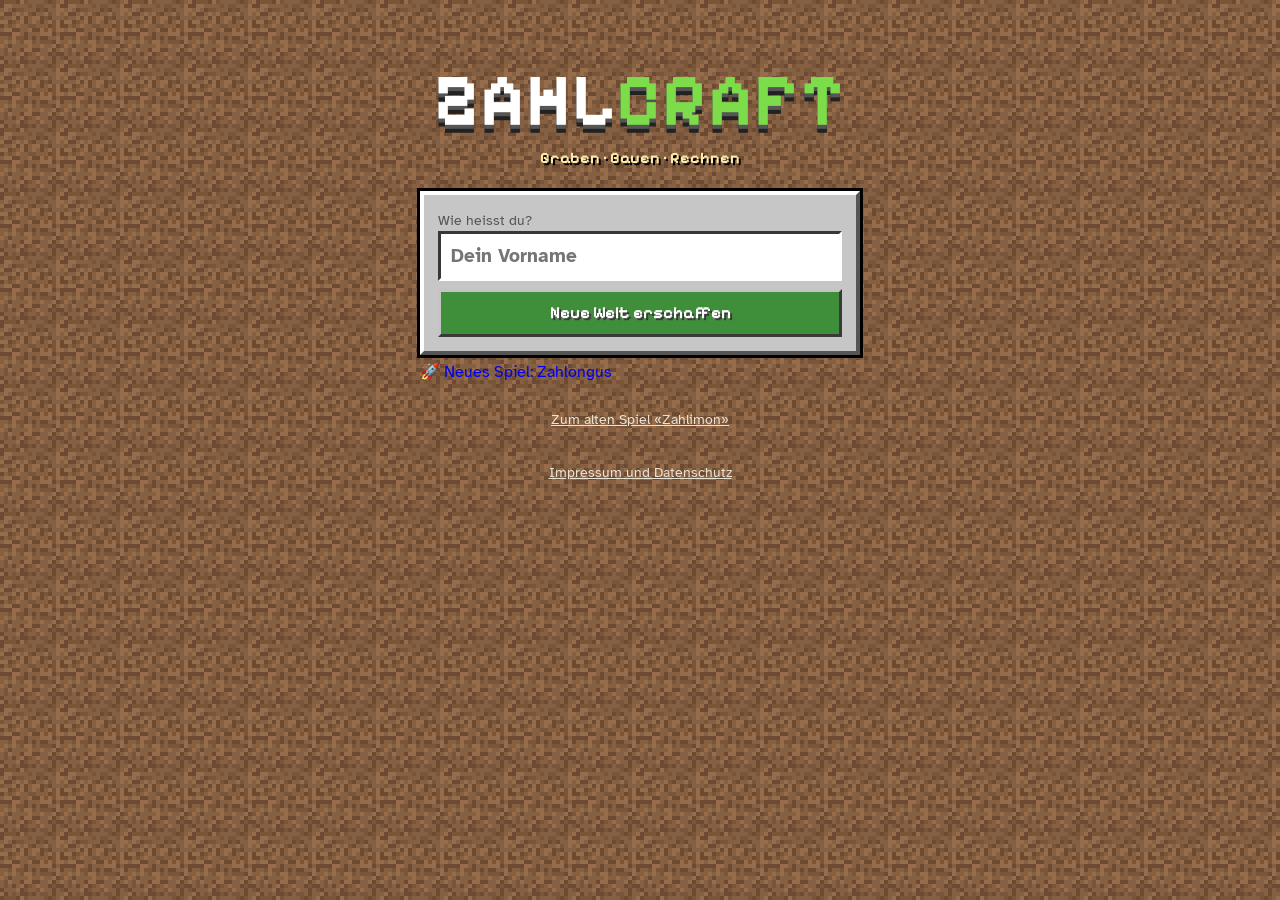
<file: index.html>
<!doctype html>
<html lang="de">
<head>
<meta charset="utf-8">
<meta name="viewport" content="width=device-width, initial-scale=1, maximum-scale=1, user-scalable=no, viewport-fit=cover">
<title>Zahlcraft</title>
<link rel="stylesheet" href="fonts/fonts.css">
<style>
/* Layout: Vollbild-Spielfeld (Canvas) mit HUD oben, Hotbar und Steuerung unten; Menüs als graue Block-Inventar-Tafeln */
:root{
  color-scheme: light;
  --panel:#c6c6c6; --panel-hi:#ffffff; --panel-lo:#555555; --slot:#8b8b8b; --slot-lo:#373737;
  --ink:#2f2f2f; --ink2:#555; --white:#fff; --green:#3c8a2e; --green-d:#255a1b; --red:#c0392b; --gold:#f2c230; --sky:#87c3ff; --dirt:#6b4a2f;
  --f-pix:'Pixelify Sans','Atkinson Hyperlegible',system-ui,-apple-system,'Segoe UI',sans-serif;
  --f-body:'Atkinson Hyperlegible',system-ui,-apple-system,'Segoe UI',sans-serif;
  --f-emoji:'Apple Color Emoji','Segoe UI Emoji','Noto Color Emoji',sans-serif;
}
[hidden]{display:none!important}
*{box-sizing:border-box}
html,body{margin:0;height:100%;overflow:hidden;background:#1d1d1d;color:var(--ink);font:16px/1.4 var(--f-body);-webkit-tap-highlight-color:transparent;touch-action:none;user-select:none;-webkit-user-select:none}
button{font:inherit;color:inherit;cursor:pointer;touch-action:manipulation}
:focus-visible{outline:3px solid var(--gold);outline-offset:2px}
#game{position:fixed;inset:0;overflow:hidden}
#cv{position:absolute;inset:0;width:100%;height:100%;image-rendering:pixelated;display:block}

/* HUD */
#hud{position:absolute;left:0;right:0;top:0;padding:calc(6px + env(safe-area-inset-top,0px)) 10px 0;display:flex;flex-direction:column;gap:5px;pointer-events:none}
.hrow{display:flex;align-items:center;gap:8px;flex-wrap:wrap}
.pill{display:inline-flex;align-items:center;gap:5px;background:rgba(0,0,0,.55);color:#fff;border-radius:6px;padding:3px 8px;font:700 .85rem var(--f-pix);white-space:nowrap}
.hearts{font-size:1rem;letter-spacing:-1px}
.hearts .off{opacity:.25}
.ebar{width:70px;height:10px;background:#333;border:2px solid #000;position:relative}
.ebar i{position:absolute;left:0;top:0;bottom:0;background:linear-gradient(90deg,#ffe066,#ffb703)}
.xpbar{width:56px;height:6px;background:#333;border:1px solid #000;position:relative}
.xpbar i{position:absolute;left:0;top:0;bottom:0;background:#7cfc5a}
.quest{max-width:min(560px,100%);background:rgba(0,0,0,.6);color:#fff;border-radius:6px;padding:4px 10px;font:.85rem/1.3 var(--f-body);font-weight:700;display:flex;gap:6px;align-items:center}
.quest img{width:18px;height:18px;image-rendering:pixelated}
.right{margin-left:auto}

/* Steuerung */
#ctrl{position:absolute;left:0;right:0;bottom:0;padding:0 10px calc(10px + env(safe-area-inset-bottom,0px));pointer-events:none}
#hotbar{display:flex;justify-content:center;gap:3px;margin-bottom:8px;pointer-events:auto}
.hs{width:min(38px,10vw);height:min(38px,10vw);background:rgba(139,139,139,.9);border:3px solid;border-color:#373737 #fff #fff #373737;position:relative;display:grid;place-items:center;padding:0}
.hs.on{outline:3px solid #fff;outline-offset:1px;z-index:1}
.hs img{width:72%;height:72%;image-rendering:pixelated}
.hs b{position:absolute;right:1px;bottom:-1px;font:700 .75rem var(--f-body);color:#fff;text-shadow:1px 1px 0 #000}
.crow{display:flex;justify-content:space-between;align-items:flex-end;gap:8px}
.cgrp{display:flex;gap:8px;pointer-events:auto;align-items:flex-end}
.cb{width:62px;height:62px;border-radius:10px;background:rgba(0,0,0,.42);border:2px solid rgba(255,255,255,.55);color:#fff;font:700 1.6rem var(--f-pix);display:grid;place-items:center;padding:0}
.cb:active,.cb.down{background:rgba(255,255,255,.35)}
.cb.sm{width:50px;height:50px;font-size:1.3rem;font-family:var(--f-emoji)}
.cb.mode{font-family:var(--f-emoji);font-size:1.5rem}
.cb.mode.build{background:rgba(60,138,46,.75)}
.side{position:absolute;right:10px;top:50%;transform:translateY(-50%);display:flex;flex-direction:column;gap:8px;pointer-events:auto}

/* Block-Tafeln */
#modal,#screen{position:fixed;inset:0;z-index:30;display:flex;align-items:center;justify-content:center;padding:calc(10px + env(safe-area-inset-top,0px)) 10px calc(10px + env(safe-area-inset-bottom,0px));background:rgba(0,0,0,.55);overflow:auto}
#screen{z-index:40;background:#3b2a1c;background-size:64px 64px;image-rendering:pixelated;align-items:flex-start}
.panel{width:min(480px,100%);background:var(--panel);border:4px solid;border-color:var(--panel-hi) var(--panel-lo) var(--panel-lo) var(--panel-hi);box-shadow:0 0 0 3px #000;padding:14px;color:var(--ink);max-height:100%;overflow:auto;margin:auto}
.panel h2{font:700 1.35rem var(--f-pix);margin:0 0 8px;color:#3a3a3a;text-wrap:balance}
.panel h3{font:700 1.05rem var(--f-pix);margin:14px 0 6px;color:#3a3a3a}
.fine{font-size:.85rem;color:var(--ink2);margin:4px 0 8px}
.mcbtn{display:flex;align-items:center;justify-content:center;gap:8px;width:100%;min-height:48px;margin-top:8px;padding:8px 12px;background:#7d7d7d;border:3px solid;border-color:#c4c4c4 #3a3a3a #3a3a3a #c4c4c4;color:#fff;font:700 1.05rem var(--f-pix);text-shadow:2px 2px 0 #3a3a3a}
.mcbtn:active{border-color:#3a3a3a #c4c4c4 #c4c4c4 #3a3a3a}
.mcbtn.green{background:#3f8f3a}
.mcbtn.red{background:#a8382c}
.mcbtn.gold{background:#b8902a}
.mcbtn:disabled{opacity:.5}
.mcbtn img{width:22px;height:22px;image-rendering:pixelated}
.row2{display:grid;grid-template-columns:1fr 1fr;gap:8px}
.slot{background:var(--slot);border:3px solid;border-color:var(--slot-lo) #fff #fff var(--slot-lo)}
.inp{width:100%;font:700 1.2rem var(--f-body);padding:10px;border:3px solid;border-color:var(--slot-lo) #fff #fff var(--slot-lo);background:#fff;color:var(--ink)}
.warn{color:#8c1d12;font-weight:700}
.linkish{display:block;margin:14px auto 0;background:none;border:0;color:#e9e3d6;text-decoration:underline;font-size:.9rem;padding:6px}
.panel .linkish{color:var(--ink2)}

/* Aufgabe */
.qhead{display:flex;justify-content:space-between;align-items:center;gap:8px}
.qtitle{display:flex;align-items:center;gap:8px;font:700 1.05rem var(--f-pix);color:#3a3a3a}
.qtitle img{width:26px;height:26px;image-rendering:pixelated}
.tipb{border:3px solid;border-color:#f6e08a #8a6d12 #8a6d12 #f6e08a;background:#e2bd3a;font:700 .85rem var(--f-pix);padding:4px 8px;color:#3a2a00;flex:none}
.blitzw{display:flex;align-items:center;gap:6px;margin-top:6px}
.blitzl{font:700 .75rem var(--f-pix);color:#8a5a00;white-space:nowrap}
.blitz{flex:1;height:8px;background:#8b8b8b;position:relative;overflow:hidden;border:2px solid #373737}
.blitz i{position:absolute;inset:0;background:linear-gradient(90deg,#ff9d00,#ffe066);transform-origin:left;animation:blitz linear forwards}
@keyframes blitz{to{transform:scaleX(0)}}
.qt{margin:10px 0 6px;font:700 1.9rem var(--f-body);text-align:center;color:#222;font-variant-numeric:tabular-nums;overflow-wrap:anywhere}
.qt.long{font-size:1.1rem;text-align:left}
.qvis{display:flex;justify-content:center;color:#222}
.entry{display:flex;justify-content:center;min-height:50px;margin:4px 0}
.entry span{width:40px;height:50px;display:grid;place-items:center;font:700 1.9rem var(--f-body);background:#fff;border:3px solid;border-color:var(--slot-lo) #fff #fff var(--slot-lo);margin-left:-3px;color:#1d3f8f}
.entry .cur{animation:blink 1s steps(2) infinite}
@keyframes blink{50%{background:#ddd}}
.kp{display:grid;grid-template-columns:repeat(3,1fr);gap:6px;margin-top:8px}
.kp button{height:54px;background:#9a9a9a;border:3px solid;border-color:#dcdcdc #4a4a4a #4a4a4a #dcdcdc;font:700 1.6rem var(--f-body);color:#fff;text-shadow:2px 2px 0 #4a4a4a}
.kp button:active{border-color:#4a4a4a #dcdcdc #dcdcdc #4a4a4a}
.kp .ok{background:#3f8f3a}
.ch{display:grid;grid-template-columns:1fr 1fr;gap:8px;margin-top:8px}
.ch.c3{grid-template-columns:repeat(3,1fr)}
.chb{min-height:58px;background:#9a9a9a;border:3px solid;border-color:#dcdcdc #4a4a4a #4a4a4a #dcdcdc;font:700 1.4rem var(--f-body);color:#fff;text-shadow:2px 2px 0 #4a4a4a}
.ch.c3 .chb{font-size:2rem}
.fbh{font:700 1.3rem var(--f-pix);color:#8c1d12;margin:0}
.bigans{font:700 1.5rem var(--f-body);color:var(--green-d)}
.hint{background:#fff6d0;border:2px solid #c9a53a;padding:8px 10px;font-weight:700;overflow-wrap:anywhere}
.aid{display:flex;flex-direction:column;align-items:center;gap:2px;margin:8px 0;background:#fff;border:2px solid #9a9a9a;padding:6px;color:#222}
.aid svg{max-width:100%;height:auto;overflow:visible}
.aid .cap{font-size:.85rem;font-weight:700;color:#555}
.arc{fill:none;stroke:#2a66cc;stroke-width:3;stroke-linecap:round;stroke-dasharray:1;stroke-dashoffset:1;animation:draw .55s ease-out forwards}
@keyframes draw{to{stroke-dashoffset:0}}
.fi{opacity:0;animation:fadeIn .35s ease-out forwards}
@keyframes fadeIn{to{opacity:1}}
.pp{transform-box:fill-box;transform-origin:center;animation:pop2 .35s cubic-bezier(.3,1.6,.6,1) both}
@keyframes pop2{from{transform:scale(0)}}
.fly{animation:flyin .45s ease-out both}
@keyframes flyin{from{transform:translate(var(--dx),var(--dy));opacity:0}}
.drop{animation:dropIn .7s cubic-bezier(.3,1.6,.6,1) both}
@keyframes dropIn{from{transform:translateY(-40px);opacity:0}}
.hand{transform-origin:60px 60px;transform:rotate(var(--a));animation:handspin 1.3s cubic-bezier(.2,.8,.3,1) both}
@keyframes handspin{from{transform:rotate(calc(var(--a) - 360deg))}}
.shake{animation:shake .4s}
@keyframes shake{20%{transform:translateX(-8px)}40%{transform:translateX(8px)}60%{transform:translateX(-5px)}80%{transform:translateX(5px)}}

/* Listen: Rezepte, Inventar */
.recipes{display:flex;flex-direction:column;gap:6px}
.rc{display:grid;grid-template-columns:44px 1fr;gap:10px;align-items:center;text-align:left;background:#8b8b8b;border:3px solid;border-color:var(--slot-lo) #fff #fff var(--slot-lo);padding:6px;color:#fff}
.rc.off{opacity:.55}
.rc .ri{width:40px;height:40px;display:grid;place-items:center}
.rc .ri img{width:34px;height:34px;image-rendering:pixelated}
.rc b{font:700 1rem var(--f-pix);text-shadow:1px 1px 0 #333}
.rc small{display:flex;flex-wrap:wrap;gap:8px;font-weight:700;font-size:.82rem}
.need{display:inline-flex;align-items:center;gap:3px;background:rgba(0,0,0,.25);padding:1px 5px}
.need img{width:16px;height:16px;image-rendering:pixelated}
.need.miss{color:#ffb4a8}
.grid{display:grid;grid-template-columns:repeat(auto-fill,minmax(64px,1fr));gap:6px}
.it{position:relative;aspect-ratio:1;background:#8b8b8b;border:3px solid;border-color:var(--slot-lo) #fff #fff var(--slot-lo);display:grid;place-items:center;padding:0}
.it img{width:62%;height:62%;image-rendering:pixelated}
.it b{position:absolute;right:3px;bottom:1px;font:700 .85rem var(--f-body);color:#fff;text-shadow:1px 1px 0 #000}
.it small{position:absolute;left:2px;top:1px;font-size:.6rem;color:#fff;font-weight:700;text-shadow:1px 1px 0 #000;max-width:95%;overflow:hidden;white-space:nowrap}
.it.unk{opacity:.35}

/* Heute, Missionen, Plan */
.today{display:flex;flex-direction:column;gap:6px;background:#b5b5b5;border:3px solid;border-color:#888 #eee #eee #888;padding:8px 10px}
.tbar{position:relative;height:24px;background:#555;border:2px solid #222}
.tbar i{position:absolute;left:0;top:0;bottom:0;background:linear-gradient(90deg,#e2bd3a,#3f8f3a)}
.tbar span{position:relative;display:block;text-align:center;font:700 .9rem/20px var(--f-pix);color:#fff;text-shadow:1px 1px 0 #000}
.risk{display:flex;gap:8px;align-items:center;background:#f3d7d2;padding:6px 8px;font-weight:700;font-size:.9rem}
.risk.good{background:#d6efd0}
.mrow{display:grid;grid-template-columns:24px 1fr auto;gap:2px 8px;align-items:center;font-size:.9rem;font-weight:700}
.mrow img{width:20px;height:20px;image-rendering:pixelated}
.mrow .mp{font-family:var(--f-pix)}
.mrow.done{color:var(--green-d)}
.mbar{grid-column:2/4;height:6px;background:#888}
.mbar i{display:block;height:100%;background:#2a66cc}
.mis{display:grid;grid-template-columns:34px 1fr 28px;gap:8px;align-items:center;width:100%;text-align:left;margin-top:6px;background:#8b8b8b;border:3px solid;border-color:var(--slot-lo) #fff #fff var(--slot-lo);padding:8px;color:#fff;font-weight:700;text-shadow:1px 1px 0 #333}
.mis img{width:28px;height:28px;image-rendering:pixelated}
.mis .chk{width:24px;height:24px;border:3px solid #fff;display:grid;place-items:center;color:transparent;font-family:var(--f-pix);text-shadow:none}
.mis.on{background:#3f8f3a}
.mis.on .chk{color:#fff}
.streak{font:700 .9rem var(--f-pix);background:#5a3a1a;color:#ffcf5a;padding:2px 8px}

/* Dialog, Toast, Feier */
#dlg{position:fixed;inset:0;z-index:50;display:flex;align-items:flex-end;justify-content:center;padding:14px;padding-bottom:calc(16px + env(safe-area-inset-bottom,0px));background:rgba(0,0,0,.35)}
#dlg .panel{display:grid;grid-template-columns:auto 1fr;gap:12px;align-items:start;position:relative;padding-bottom:22px}
#dlg .face{font-family:var(--f-emoji);font-size:46px;line-height:1}
#dlg .who{font:700 1rem var(--f-pix);color:#1d3f8f}
#dlg .txt{font-weight:700;font-size:1.05rem;margin:2px 0 0}
#dlg .more{position:absolute;right:12px;bottom:4px;font:700 .8rem var(--f-pix);color:#1d3f8f}
#toast{position:fixed;left:50%;top:calc(60px + env(safe-area-inset-top,0px));transform:translateX(-50%);z-index:70;max-width:min(440px,calc(100% - 32px));background:rgba(0,0,0,.82);color:#fff;padding:8px 14px;font:700 .95rem var(--f-pix);text-align:center;border:2px solid #fff;pointer-events:none}
.float{position:fixed;z-index:65;transform:translate(-50%,-50%);font:700 1.15rem var(--f-pix);color:#fff;text-shadow:2px 2px 0 #000;pointer-events:none;animation:floatUp 1.2s ease-out forwards;white-space:nowrap;display:flex;align-items:center;gap:4px}
.float img{width:22px;height:22px;image-rendering:pixelated}
.float.dmg{color:#ff6b5b}.float.good{color:#9dff7a}.float.gold{color:#ffd84a}
@keyframes floatUp{0%{opacity:0;transform:translate(-50%,-20%) scale(.7)}15%{opacity:1;transform:translate(-50%,-60%) scale(1.15)}100%{opacity:0;transform:translate(-50%,-190%)}}
#cel{position:fixed;inset:0;z-index:60;display:flex;flex-direction:column;align-items:center;justify-content:center;gap:10px;background:rgba(0,0,0,.78);color:#fff;text-align:center;padding:24px;overflow:hidden;cursor:pointer}
.rays{position:absolute;left:50%;top:42%;width:900px;height:900px;margin:-450px 0 0 -450px;border-radius:50%;background:repeating-conic-gradient(rgba(255,211,90,.28) 0 10deg,transparent 10deg 20deg);-webkit-mask-image:radial-gradient(circle,#000 18%,transparent 62%);mask-image:radial-gradient(circle,#000 18%,transparent 62%);animation:spin 14s linear infinite;pointer-events:none;z-index:-1}
@keyframes spin{to{transform:rotate(360deg)}}
#cel{isolation:isolate}
.cel-ic{font-family:var(--f-emoji);font-size:96px;line-height:1.1;animation:celIn .7s cubic-bezier(.3,1.6,.5,1) both}
.cel-ic img{width:110px;height:110px;image-rendering:pixelated;display:block}
#cel h2{font:700 2.1rem var(--f-pix);color:#ffd84a;text-shadow:3px 3px 0 #000;margin:0;animation:celIn .5s .2s both}
#cel p{font-weight:700;font-size:1.1rem;margin:0;max-width:24em}
#cel .more{margin-top:12px;font:700 .9rem var(--f-pix);color:#ffd84a}
@keyframes celIn{from{transform:scale(0) rotate(-20deg);opacity:0}}
.chests{display:flex;gap:12px;justify-content:center;margin:10px 0}
.chest{width:96px;height:112px;display:flex;flex-direction:column;align-items:center;justify-content:center;gap:4px;background:rgba(255,255,255,.1);border:3px solid #ffd84a;color:#fff;padding:4px;animation:chestIdle 1.6s ease-in-out infinite}
.chest:nth-child(2){animation-delay:.25s}.chest:nth-child(3){animation-delay:.5s}
.chest img{width:56px;height:56px;image-rendering:pixelated}
.chest small{font:700 .75rem var(--f-pix)}
.chest.open{background:rgba(255,216,74,.35);animation:pop .5s}
.chest.other{opacity:.45;animation:none;transform:scale(.88)}
@keyframes chestIdle{0%,100%{transform:translateY(0) rotate(0)}50%{transform:translateY(-7px) rotate(-4deg)}}
@keyframes pop{50%{transform:scale(1.25)}}

/* Titel */
.logo{font:700 clamp(2.8rem,14vw,4.6rem)/1 var(--f-pix);color:#fff;text-align:center;text-shadow:0 4px 0 #555,0 8px 0 #222;letter-spacing:2px;margin:6vh 0 4px}
.logo span{color:#7cdc4a}
.sub{color:#ffe9a8;text-align:center;font:700 1rem var(--f-pix);margin:0 0 18px;text-shadow:2px 2px 0 #000}
.title{width:min(440px,100%);margin:0 auto;display:flex;flex-direction:column;gap:6px}
.kpis{display:grid;grid-template-columns:repeat(3,1fr);gap:6px}
.kpis div{background:#b5b5b5;padding:6px;display:flex;flex-direction:column}
.kpis b{font:700 1.4rem var(--f-pix)}
.kpis span{font-size:.75rem;color:var(--ink2)}
.tbl{width:100%;border-collapse:collapse;font-size:.85rem}
.tbl th,.tbl td{padding:5px;border-bottom:1px solid #999;text-align:left;white-space:nowrap}
.tblwrap{overflow-x:auto}
.rowx{display:flex;justify-content:space-between;align-items:center;gap:10px;padding:6px 0;border-bottom:1px solid #999}
.rowx select{max-width:58%;font:inherit;padding:4px}
.days{display:flex;flex-wrap:wrap;gap:6px;font-size:.8rem;justify-content:flex-end}
.days label{display:flex;flex-direction:column;align-items:center}
.log{list-style:none;margin:0;padding:0;display:flex;flex-direction:column;gap:4px}
.log li{display:flex;flex-direction:column;background:#b5b5b5;padding:5px 8px;font-size:.88rem}
.topics{display:grid;grid-template-columns:1fr 1fr;gap:8px}
@media (prefers-reduced-motion: reduce){*,*::before,*::after{animation:none!important;transition:none!important}.arc{stroke-dashoffset:0}.fi{opacity:1}}
</style>
</head>
<body>
<div id="game">
  <canvas id="cv" aria-label="Spielwelt"></canvas>
  <div id="hud"></div>
  <div id="ctrl">
    <div id="hotbar"></div>
    <div class="crow">
      <div class="cgrp"><button class="cb" id="bL" aria-label="Nach links">◀</button><button class="cb" id="bR" aria-label="Nach rechts">▶</button></div>
      <div class="cgrp"><button class="cb" id="bJ" aria-label="Springen">⤒</button></div>
    </div>
  </div>
  <div class="side">
    <button class="cb sm mode" id="bMode" aria-label="Abbauen oder Bauen">⛏️</button>
    <button class="cb sm" data-act="inv" aria-label="Inventar">🎒</button>
    <button class="cb sm" data-act="craft" aria-label="Herstellen">🛠️</button>
    <button class="cb sm" data-act="menu" aria-label="Menü">☰</button>
  </div>
</div>
<div id="modal" hidden></div>
<div id="screen" hidden></div>
<div id="dlg" hidden><div class="panel" role="dialog"><div class="face" id="dlgFace"></div><div><div class="who" id="dlgWho"></div><p class="txt" id="dlgTxt"></p></div><span class="more">▼ tippen</span></div></div>
<div id="cel" hidden></div>
<div id="toast" hidden></div>
<script>
(function(){
'use strict';
/* =========================================================
   Zahlcraft – Blockwelt-Lernspiel, Mathematik 3. Klasse (LP21)
   ========================================================= */
const $=s=>document.querySelector(s);
const R=(a,b)=>a+Math.floor(Math.random()*(b-a+1));
const P=a=>a[Math.floor(Math.random()*a.length)];
const clamp=(v,a,b)=>Math.max(a,Math.min(b,v));
const esc=s=>String(s).replace(/[&<>"']/g,c=>({'&':'&amp;','<':'&lt;','>':'&gt;','"':'&quot;',"'":'&#39;'}[c]));
const shuffle=a=>{for(let i=a.length-1;i>0;i--){const j=Math.floor(Math.random()*(i+1));[a[i],a[j]]=[a[j],a[i]]}return a};
const pad2=n=>String(n).padStart(2,'0');
const RM=matchMedia('(prefers-reduced-motion: reduce)').matches;
function mulberry(a){return function(){a|=0;a=a+0x6D2B79F5|0;let t=Math.imul(a^a>>>15,1|a);t=t+Math.imul(t^t>>>7,61|t)^t;return((t^t>>>14)>>>0)/4294967296}}
const hashStr=s=>{let h=2166136261;for(const c of s){h^=c.charCodeAt(0);h=Math.imul(h,16777619)}return h>>>0};
const APP_VERSION='2026-11-12a';
const KEY='zahlcraft_v1';
let S=null;

/* ---------- Aufgaben (LP21 Mathematik, 3. Klasse) ---------- */
function parts(b){return [Math.floor(b/100)*100,Math.floor(b%100/10)*10,b%10].filter(Boolean)}
function jumpsAdd(a,b){let c=a;const j=[];for(const p of parts(b)){const u=p>=100?100:p>=10?10:1;if(u<100){const d=Math.floor(c/u)%10,f=(10-d)*u;if(d>0&&p>f){j.push(f,p-f);c+=p;continue}}j.push(p);c+=p}return j}
function jumpsSub(a,b){let c=a;const j=[];for(const p of parts(b)){const u=p>=100?100:p>=10?10:1;if(u<100){const d=Math.floor(c/u)%10,f=d*u;if(d>0&&p>f){j.push(f,p-f);c-=p;continue}}j.push(p);c-=p}return j}
function hintAdd(a,b){const j=jumpsAdd(a,b);if(b<10&&a>=10&&j.length===1)return `Rechne die Einer: ${a%10} + ${b} = ${a%10+b}  →  ${a+b}`;let c=a;return j.map(x=>`${c} + ${x} = ${c+=x}`).join('  →  ')}
function hintSub(a,b){const j=jumpsSub(a,b);if(b<10&&a>=10&&j.length===1&&a%10>=b)return `Rechne die Einer: ${a%10} − ${b} = ${a%10-b}  →  ${a-b}`;let c=a;return j.map(x=>`${c} − ${x} = ${c-=x}`).join('  →  ')}
const LA=(a,b)=>({t:'line',start:a,jumps:jumpsAdd(a,b)}),LS=(a,b)=>({t:'line',start:a,jumps:jumpsSub(a,b).map(x=>-x)});
function hintMal(f,b){
  if(f===1)return `1 · ${b} = ${b}`;
  if(f===10)return `10 · ${b} = ${10*b} (eine Null anhängen)`;
  if(f===2)return `Verdoppeln: ${b} + ${b} = ${2*b}`;
  if(f===5)return `10 · ${b} = ${10*b}. Die Hälfte davon ist ${5*b}.`;
  if(f===9)return `10 · ${b} = ${10*b}, dann einmal ${b} weg: ${10*b} − ${b} = ${9*b}`;
  if(f>5)return `5 · ${b} = ${5*b} und ${f-5} · ${b} = ${(f-5)*b}  →  ${5*b} + ${(f-5)*b} = ${f*b}`;
  return `In ${b}er-Schritten: `+Array.from({length:f},(_,i)=>(i+1)*b).join(', ')}
function halbHint(a){const t=Math.floor(a/10)*10,e=a-t;return e?`Die Hälfte von ${t} ist ${t/2}, die Hälfte von ${e} ist ${e/2}  →  ${a/2}`:`${a} : 2 = ${a/2}`}
function cmpQ(a,b){const s=a<b?'<':a>b?'>':'=';return {text:`${a} □ ${b}`,say:`Was passt? ${a} ist kleiner, grösser oder gleich ${b}?`,kind:'choice',choices:['<','=','>'],ans:s,hint:`${a} ${s} ${b}. Vergleiche zuerst die grösste Stelle, dann die nächste.`}}
const fmtCHF=rp=>{const f=Math.floor(rp/100),r=rp%100;return f&&r?`${f} Fr. ${r} Rp.`:f?`${f} Fr.`:`${r} Rp.`};
const fmtT=(h,m)=>`${h}.${pad2(m)} Uhr`;
function clockSVG(h,m){const rad=d=>d*Math.PI/180,X=(r,a)=>(60+r*Math.sin(rad(a))).toFixed(1),Y=(r,a)=>(60-r*Math.cos(rad(a))).toFixed(1);
  let s='<svg viewBox="0 0 120 120" width="150" height="150" role="img" aria-label="Uhr"><circle cx="60" cy="60" r="56" fill="#fff" stroke="currentColor" stroke-width="4"/>';
  for(let i=0;i<60;i++){const a=i*6,r1=i%5?50:45;s+=`<line x1="${X(r1,a)}" y1="${Y(r1,a)}" x2="${X(53,a)}" y2="${Y(53,a)}" stroke="currentColor" stroke-width="${i%5?1:2.5}"/>`}
  for(let i=1;i<=12;i++){const a=i*30;s+=`<text x="${X(36,a)}" y="${(60-36*Math.cos(rad(a))+5).toFixed(1)}" text-anchor="middle" font-size="13" font-weight="700" fill="currentColor" font-family="sans-serif">${i}</text>`}
  const ha=((h%12)+m/60)*30,ma=m*6;
  s+=`<g class="hand" style="--a:${ha}deg"><line x1="60" y1="60" x2="60" y2="34" stroke="#d9443a" stroke-width="6" stroke-linecap="round"/></g>`;
  s+=`<g class="hand" style="--a:${ma}deg;animation-duration:1.7s"><line x1="60" y1="60" x2="60" y2="16" stroke="#2a66cc" stroke-width="3.5" stroke-linecap="round"/></g>`;
  return s+'<circle cx="60" cy="60" r="4" fill="currentColor"/></svg>'}

/* ---------- Anschauung: bewegte Rechenhilfen ---------- */
function scene(deco){if(!deco||RM)return '';let h='';for(const [ch,n,k] of deco)for(let i=0;i<n;i++){const dur={drift:R(16,30),fall:R(6,11),rise:R(5,10),twinkle:R(2,4),sway:R(2,4),buzz:R(5,8)}[k];
  const pos=k==='drift'?`top:${R(2,36)}%`:k==='sway'?`left:${Math.round((i+.5)*100/n)-4}%`:k==='twinkle'?`left:${R(4,92)}%;top:${R(4,86)}%`:k==='buzz'?`left:${R(5,35)}%;top:${R(30,50)}%`:`left:${R(3,94)}%`;
  const sp=ch==='bubble'||ch==='ember';h+=`<span class="d-${k}${sp?' '+ch:''}" style="${pos};animation-duration:${dur}s;animation-delay:-${(Math.random()*dur).toFixed(1)}s">${sp?'':ch}</span>`}
  return `<div class="scene" aria-hidden="true">${h}</div>`}
const qlen=(x0,y0,cx,cy,x1,y1)=>{let L=0,px=x0,py=y0;for(let i=1;i<=10;i++){const t=i/10,x=(1-t)*(1-t)*x0+2*(1-t)*t*cx+t*t*x1,y=(1-t)*(1-t)*y0+2*(1-t)*t*cy+t*t*y1;L+=Math.hypot(x-px,y-py);px=x;py=y}return L};
function lineSVG(start,jumps,reveal,emo){const W=320,y=92,pad=26,T=.7,f=v=>v.toFixed(1);const ws=jumps.map(j=>Math.max(1.6,Math.sqrt(Math.abs(j)))),tot=ws.reduce((a,b)=>a+b,0),sc=(W-2*pad)/tot;
  let x=jumps[0]<0?W-pad:pad,v=start;const pts=[{x,v}];jumps.forEach((j,i)=>{x+=(j<0?-1:1)*ws[i]*sc;v+=j;pts.push({x,v})});
  let s=`<svg viewBox="0 0 ${W} 124" width="${W}" role="img" aria-label="Zahlenstrahl"><line x1="8" y1="${y}" x2="${W-8}" y2="${y}" stroke="currentColor" stroke-width="2.5" stroke-linecap="round"/>`;
  let path=`M${f(pts[0].x)} ${y-14}`;const lens=[];
  jumps.forEach((j,i)=>{const a=pts[i],b=pts[i+1],m=(a.x+b.x)/2,h=Math.min(46,16+Math.abs(b.x-a.x)*.32),dl=(i*T).toFixed(2);
    s+=`<path d="M${f(a.x)} ${y} Q${f(m)} ${f(y-2*h)} ${f(b.x)} ${y}" pathLength="1" class="arc" style="animation-delay:${dl}s"/>`;
    s+=`<text x="${f(m)}" y="${f(y-h-8)}" text-anchor="middle" font-size="15" font-weight="700" fill="#1b4a9c" class="fi" style="animation-delay:${dl}s">${j>0?'+':'−'}${Math.abs(j)}</text>`;
    path+=` Q${f(m)} ${f(y-14-2*h)} ${f(b.x)} ${y-14}`;lens.push(qlen(a.x,y-14,m,y-14-2*h,b.x,y-14))});
  pts.forEach((p,i)=>{const last=i===pts.length-1,lab=i===0||reveal?p.v:last?'?':'';
    s+=`<line x1="${f(p.x)}" y1="${y-6}" x2="${f(p.x)}" y2="${y+6}" stroke="currentColor" stroke-width="2"/>`;
    if(lab!=='')s+=`<text x="${f(p.x)}" y="${y+26}" text-anchor="middle" font-size="15" font-weight="700" fill="${last&&reveal?'#1f6b3c':'currentColor'}" class="fi" style="animation-delay:${i?((i-1)*T+.5).toFixed(2):0}s">${lab}</text>`});
  if(emo&&!RM){const tl=lens.reduce((a,b)=>a+b,0);let acc=0;const kp=[0],kt=[0];lens.forEach((l,i)=>{acc+=l;kp.push((acc/tl).toFixed(3));kt.push(((i+1)/lens.length).toFixed(3))});kp[kp.length-1]=1;kt[kt.length-1]=1;
    s+=`<text font-size="24" text-anchor="middle" dominant-baseline="middle">${emo}<animateMotion dur="${(jumps.length*T).toFixed(2)}s" begin="0s" fill="freeze" calcMode="linear" keyPoints="${kp.join(';')}" keyTimes="${kt.join(';')}" path="${path}"/></text>`}
  return s+'</svg>'}
function dotsSVG(r,c){const g=17,W=c*g+8,H=r*g+8+(r>5?6:0);let s=`<svg viewBox="0 0 ${W} ${H}" width="${Math.min(W*1.25,300)}" role="img" aria-label="Punktefeld">`;
  for(let i=0;i<r;i++)for(let j=0;j<c;j++)s+=`<circle cx="${4+j*g+g/2}" cy="${4+i*g+g/2+(i>=5?6:0)}" r="6.5" fill="${i<5?'#2a66cc':'#e0574b'}" class="pp" style="animation-delay:${(i*.2+j*.03).toFixed(2)}s"/>`;
  if(r>5)s+=`<line x1="2" y1="${4+5*g+3}" x2="${W-2}" y2="${4+5*g+3}" stroke="currentColor" stroke-dasharray="4 3" stroke-width="1.5"/>`;
  return s+`</svg><span class="cap">${r} Reihe${r>1?'n':''} mit je ${c} Punkten</span>`}
function shareSVG(n,d){const q=n/d,cols=Math.min(d,5),rows=Math.ceil(d/5),cw=60,W=cols*cw+10,H=rows*cw+50,per=Math.ceil(Math.sqrt(q)),step=Math.min(.12,3/n);
  const cx=i=>5+(i%cols)*cw+cw/2,cy=i=>45+Math.floor(i/cols)*cw+cw/2;let s=`<svg viewBox="0 0 ${W} ${H}" width="${Math.min(W*1.1,320)}" role="img" aria-label="Gerecht verteilen">`;
  for(let i=0;i<d;i++)s+=`<circle cx="${cx(i)}" cy="${cy(i)}" r="26" fill="#fff6dc" stroke="#b87c05" stroke-width="2"/>`;
  for(let k=0;k<n;k++){const p=k%d,m=Math.floor(k/d),x=cx(p)+((m%per)-(per-1)/2)*9,y=cy(p)+(Math.floor(m/per)-(Math.ceil(q/per)-1)/2)*9;
    s+=`<circle cx="${x.toFixed(1)}" cy="${y.toFixed(1)}" r="3.8" fill="#e0574b" class="fly" style="--dx:${(W/2-x).toFixed(1)}px;--dy:${(10-y).toFixed(1)}px;animation-delay:${(k*step).toFixed(2)}s"/>`}
  return s+`</svg><span class="cap">${n} gerecht auf ${d} verteilt</span>`}
function blocksSVG(n){const h=Math.floor(n/100),z=Math.floor(n%100/10),e=n%10,u=4.6,Q=u*10,W=300;let s='',x=4,y=4,k=0;const del=()=>`style="animation-delay:${(k++*.12).toFixed(2)}s"`;
  for(let i=0;i<h;i++){if(x+Q>W){x=4;y+=Q+6}let g='';for(let t=1;t<10;t++)g+=`<line x1="${x+t*u}" y1="${y}" x2="${x+t*u}" y2="${y+Q}" stroke="#fff" stroke-width=".6"/><line x1="${x}" y1="${y+t*u}" x2="${x+Q}" y2="${y+t*u}" stroke="#fff" stroke-width=".6"/>`;
    s+=`<g class="pp" ${del()}><rect x="${x}" y="${y}" width="${Q}" height="${Q}" fill="#2a66cc" stroke="#1b4a9c"/>${g}</g>`;x+=Q+6}
  if(h){x=4;y+=Q+8}
  for(let i=0;i<z;i++){s+=`<rect x="${x.toFixed(1)}" y="${y}" width="${u}" height="${Q}" fill="#2e9254" stroke="#1f6b3c" stroke-width=".8" class="pp" ${del()}/>`;x+=u+4}
  if(z)x+=8;
  for(let i=0;i<e;i++){s+=`<rect x="${x.toFixed(1)}" y="${(y+Q-u).toFixed(1)}" width="${u}" height="${u}" fill="#e0574b" stroke="#9e2a22" stroke-width=".6" class="pp" ${del()}/>`;x+=u+3}
  return `<svg viewBox="0 0 ${W} ${(y+Q+4).toFixed(1)}" width="${W}" role="img" aria-label="Hunderter, Zehner und Einer">${s}</svg><span class="cap">${h} Hunderter · ${z} Zehner · ${e} Einer</span>`}
function roundSVG(a,reveal){const lo=Math.floor(a/10)*10,hi=lo+10,W=300,x0=24,x1=276,X=v=>(x0+(v-lo)/10*(x1-x0)).toFixed(1),t=a%10>=5?hi:lo;
  let s=`<svg viewBox="0 0 ${W} 100" width="${W}" role="img" aria-label="Runden"><line x1="${x0}" y1="60" x2="${x1}" y2="60" stroke="currentColor" stroke-width="2.5"/>`;
  for(let v=lo;v<=hi;v++){const L=v===lo||v===hi?10:v===lo+5?8:5;s+=`<line x1="${X(v)}" y1="${60-L}" x2="${X(v)}" y2="${60+L}" stroke="currentColor" stroke-width="${L>6?2.5:1.5}"/>`}
  s+=`<text x="${x0}" y="88" text-anchor="middle" font-size="14" font-weight="700" fill="currentColor">${lo}</text><text x="${x1}" y="88" text-anchor="middle" font-size="14" font-weight="700" fill="currentColor">${hi}</text><text x="${X(lo+5)}" y="88" text-anchor="middle" font-size="11" fill="currentColor">${lo+5}</text>`;
  s+=`<g class="drop"><text x="${X(a)}" y="36" text-anchor="middle" font-size="15" font-weight="700" fill="#d9443a">${a}</text><path d="M${X(a)-6} 41 L${+X(a)+6} 41 L${X(a)} 50 Z" fill="#d9443a"/></g>`;
  if(reveal)s+=`<path d="M${X(a)} 68 Q${((+X(a)+ +X(t))/2).toFixed(1)} 84 ${X(t)} 68" pathLength="1" class="arc" style="stroke:#2e9254;animation-delay:.8s"/>`;
  return s+'</svg>'}
function aidHTML(a,reveal){if(!a)return '';const emo='🐑';
  const inner=a.t==='line'?lineSVG(a.start,a.jumps,reveal,emo):a.t==='dots'?dotsSVG(a.r,a.c):a.t==='share'?shareSVG(a.n,a.d):a.t==='blocks'?blocksSVG(a.n):a.t==='round'?roundSVG(a.a,reveal):'';
  return inner?`<div class="aid">${inner}</div>`:''}

const RE={1:[2,5,10],2:[2,3,4,5,6,10],3:[3,4,6,7,8,9]};
const GEN={
  add(s){let a,b;
    if(s===1){if(Math.random()<.3){a=R(1,8)*10;b=R(1,10-a/10)*10}else{a=R(11,89);b=R(2,9)}}
    else if(s===2){if(Math.random()<.25){a=R(1,8)*100;b=R(1,9-a/100)*100}else{a=R(12,78);b=R(11,99-a)}}
    else{a=R(101,880);const k=Math.random();b=k<.3?R(2,9):k<.6?R(1,9)*10:R(11,99);if(Math.random()<.3)b+=R(1,3)*100;if(a+b>1000)b=R(2,1000-a)}
    return {text:`${a} + ${b} = ?`,ans:a+b,hint:hintAdd(a,b),aid:LA(a,b)}},
  sub(s){
    if(s>1&&Math.random()<.3){const c=s===2?100:P([1000,R(3,9)*100]);const a=s===2?R(11,89):R(Math.max(11,c-390),c-11);const e=(10-a%10)%10;
      const h=e?`${a} + ${e} = ${a+e}  →  ${a+e} + ${c-a-e} = ${c}  →  zusammen ${c-a}`:`${a} + ${c-a} = ${c}`;
      return {text:`${a} + □ = ${c}`,say:`${a} plus wie viel gleich ${c}?`,ans:c-a,hint:h,aid:{t:'line',start:a,jumps:e?[e,c-a-e]:[c-a]}}}
    let a,b;
    if(s===1){if(Math.random()<.3){a=R(2,10)*10;b=R(1,a/10-1)*10}else{a=R(11,100);b=R(2,9)}}
    else if(s===2){if(Math.random()<.25){a=R(2,10)*100;b=R(1,a/100-1)*100}else{a=R(30,99);b=R(11,a-5)}}
    else{a=R(150,1000);const k=Math.random();b=k<.3?R(2,9):k<.6?R(1,9)*10:R(11,99);if(Math.random()<.3)b+=R(1,3)*100;if(b>=a)b=R(2,a-50)}
    return {text:`${a} − ${b} = ?`,ans:a-b,hint:hintSub(a,b),aid:LS(a,b)}},
  mal(s){const b=P(RE[s]);
    if(s===3&&Math.random()<.2){const f=R(2,9),t=R(2,9);return {text:`${f} · ${t*10} = ?`,ans:f*t*10,hint:`${f} · ${t} = ${f*t}  →  ${f} · ${t*10} = ${f*t*10}`}}
    const f=R(1,10);
    if(s===3&&Math.random()<.3)return {text:`□ · ${b} = ${f*b}`,say:`Wie viel mal ${b} gleich ${f*b}?`,ans:f,hint:`${f} · ${b} = ${f*b}`,aid:{t:'dots',r:f,c:b}};
    return {text:`${f} · ${b} = ?`,ans:f*b,hint:hintMal(f,b),aid:{t:'dots',r:f,c:b}}},
  div(s){const d=P(RE[s]),q=R(1,10),n=d*q;
    if(s===3&&Math.random()<.25)return {text:`${S.name} verteilt ${n} Fackeln gerecht auf ${d} Höhlen. Wie viele Fackeln kommen in jede Höhle?`,ans:q,hint:`${q} · ${d} = ${n}, also ${n} : ${d} = ${q}`,aid:{t:'share',n,d}};
    if(s>=2&&Math.random()<.2)return {text:`Wie oft passt ${d} in ${n}?`,ans:q,hint:`${q} · ${d} = ${n}`,aid:{t:'share',n,d}};
    return {text:`${n} : ${d} = ?`,ans:q,hint:`Welche Zahl mal ${d} gibt ${n}?  ${q} · ${d} = ${n}`,aid:{t:'share',n,d}}},
  zahl(s){const k=s===1?['nach','vor','dopp','halb','cmp2']:s===2?['stw','ziff','zehner','cmp3','folge','dopp']:['runden','runden','folge','nach3','halb3','stw0','hunderter'];
    let a,b;
    switch(P(k)){
      case 'nach':a=R(9,99);return {text:`Welche Zahl kommt nach ${a}?`,ans:a+1,hint:`${a} + 1 = ${a+1}`,aid:{t:'line',start:a,jumps:[1]}};
      case 'vor':a=R(11,100);return {text:`Welche Zahl kommt vor ${a}?`,ans:a-1,hint:`${a} − 1 = ${a-1}`,aid:{t:'line',start:a,jumps:[-1]}};
      case 'nach3':a=P([R(100,998),R(1,9)*100-1,R(10,99)*10-1]);return {text:`Welche Zahl kommt nach ${a}?`,ans:a+1,hint:`${a} + 1 = ${a+1}`,aid:{t:'line',start:a,jumps:[1]}};
      case 'dopp':a=s===1?R(6,50):R(51,250);return {text:`Verdopple ${a}.`,ans:2*a,hint:`${a} + ${a} = ${2*a}`,aid:LA(a,a)};
      case 'halb':a=R(3,50)*2;return {text:`Wie viel ist die Hälfte von ${a}?`,ans:a/2,hint:halbHint(a),aid:a<=40?{t:'share',n:a,d:2}:null};
      case 'halb3':a=R(51,500)*2;return {text:`Wie viel ist die Hälfte von ${a}?`,ans:a/2,hint:halbHint(a)};
      case 'cmp2':a=R(10,99);b=Math.random()<.1?a:R(10,99);return cmpQ(a,b);
      case 'cmp3':a=R(100,999);b=Math.random()<.5?Number(String(a).split('').reverse().join('')):R(100,999);if(b<100)b+=100;if(Math.random()<.1)b=a;return cmpQ(a,b);
      case 'stw':{const h=R(1,9),z=R(0,9),e=R(0,9),n=h*100+z*10+e;return {text:`${h} Hunderter, ${z} Zehner und ${e} Einer. Welche Zahl ist das?`,say:`${h} Hunderter, ${z} Zehner und ${e} Einer. Welche Zahl ist das?`,ans:n,hint:`${h} Hunderter = ${h*100}, ${z} Zehner = ${z*10}, ${e} Einer = ${e}  →  ${n}`,aid:{t:'blocks',n}}}
      case 'stw0':{const h=R(1,9),x=R(1,9);if(Math.random()<.5)return {text:`${x} Einer und ${h} Hunderter. Welche Zahl ist das?`,say:`${x} Einer und ${h} Hunderter. Welche Zahl ist das?`,ans:h*100+x,hint:`${h} Hunderter, 0 Zehner, ${x} Einer  →  ${h*100+x}`,aid:{t:'blocks',n:h*100+x}};
        return {text:`${x} Zehner und ${h} Hunderter. Welche Zahl ist das?`,say:`${x} Zehner und ${h} Hunderter. Welche Zahl ist das?`,ans:h*100+x*10,hint:`${h} Hunderter, ${x} Zehner, 0 Einer  →  ${h*100+x*10}`,aid:{t:'blocks',n:h*100+x*10}}}
      case 'ziff':{a=R(100,999);const pos=P([['Hunderter',0],['Zehner',1],['Einer',2]]),str=String(a);return {text:`Welche Ziffer steht bei ${a} an der ${pos[0]}stelle?`,ans:+str[pos[1]],hint:`${a}: ${str[0]} Hunderter, ${str[1]} Zehner, ${str[2]} Einer`,aid:{t:'blocks',n:a}}}
      case 'zehner':{a=R(101,989);if(a%10===0)a++;const n=Math.ceil(a/10)*10;return {text:`Welche Zehnerzahl kommt nach ${a}?`,ans:n,hint:`${a} liegt zwischen ${n-10} und ${n}.`}}
      case 'hunderter':{a=R(101,989);if(a%100===0)a++;const n=Math.ceil(a/100)*100;return {text:`Welche Hunderterzahl kommt nach ${a}?`,ans:n,hint:`${a} liegt zwischen ${n-100} und ${n}.`}}
      case 'runden':{a=R(101,994);if(a%10===0)a+=3;const r=Math.round(a/10)*10;return {text:`Runde ${a} auf Zehner.`,ans:r,hint:`Die Einerziffer ist ${a%10}. ${a%10>=5?'Ab 5 wird aufgerundet':'Unter 5 wird abgerundet'}  →  ${r}`,aid:{t:'round',a}}}
      default:{const st=s===2?P([2,5,10,20]):P([25,50,100,-10,-50]);let x;
        if(st>0)x=R(1,st===100?6:st===50?14:st===25?30:30)*st;else x=st===-10?R(30,99)*10:R(4,20)*50;
        const seq=[x,x+st,x+2*st];return {text:`${seq.join(', ')}, ?`,say:`Wie geht die Zahlenfolge weiter? ${seq.join(', ')}, und dann?`,ans:x+3*st,hint:`Immer ${st>0?'+':'−'} ${Math.abs(st)}  →  ${x+2*st} ${st>0?'+':'−'} ${Math.abs(st)} = ${x+3*st}`,aid:{t:'line',start:x,jumps:[st,st,st]}}}
    }},
  markt(s){return MK[P(['geld','laenge','zeit','uhr','text','text'])](s)}
};
const MK={
  geld(s){
    if(s===1){const f=R(1,9);return {text:`${f} Fr. = ? Rp.`,say:`Wie viele Rappen sind ${f} Franken?`,ans:f*100,hint:`1 Fr. = 100 Rp.  →  ${f} Fr. = ${f*100} Rp.`}}
    if(s===2){if(Math.random()<.5){const f=R(1,9),r=R(1,19)*5;return {text:`${f} Fr. ${r} Rp. = ? Rp.`,say:`Wie viele Rappen sind ${f} Franken ${r} Rappen?`,ans:f*100+r,hint:`${f} Fr. = ${f*100} Rp., dazu ${r} Rp.  →  ${f*100+r} Rp.`}}
      const p1=R(1,4)*100+R(0,19)*5,p2=R(0,3)*100+R(2,19)*5;return {text:`Ein Glace kostet ${fmtCHF(p1)}, ein Brötli ${fmtCHF(p2).replace(/\.$/,'')}. Wie viele Rappen kostet beides zusammen?`,ans:p1+p2,hint:`${p1} Rp. + ${p2} Rp. = ${p1+p2} Rp.`}}
    const pay=P([500,1000]),price=R(10,pay/10-2)*10;
    return {text:`Du bezahlst mit ${pay/100} Fr. Ein Heft kostet ${fmtCHF(price).replace(/\.$/,'')}. Wie viele Rappen Rückgeld bekommst du?`,ans:pay-price,hint:`${pay/100} Fr. = ${pay} Rp.  →  ${pay} − ${price} = ${pay-price} Rp.`}},
  laenge(s){
    if(s===1){const m=R(1,9);return {text:`${m} m = ? cm`,ans:m*100,hint:`1 m = 100 cm  →  ${m} m = ${m*100} cm`}}
    if(s===2){const m=R(1,9),c=R(1,99);return {text:`${m} m ${c} cm = ? cm`,ans:m*100+c,hint:`${m} m = ${m*100} cm, dazu ${c} cm  →  ${m*100+c} cm`}}
    if(Math.random()<.5){const c=R(5,95);return {text:`Wie viele cm fehlen von ${c} cm bis 1 m?`,ans:100-c,hint:`1 m = 100 cm  →  100 − ${c} = ${100-c}`}}
    const a=R(2,9)*100;return {text:`${a} cm = ? m`,ans:a/100,hint:`100 cm = 1 m  →  ${a} cm = ${a/100} m`}},
  zeit(s){
    if(s===1){const [t,a]=P([['1 Stunde = ? Minuten',60],['Eine halbe Stunde = ? Minuten',30],['1 Tag = ? Stunden',24],['1 Woche = ? Tage',7],['1 Minute = ? Sekunden',60]]);return {text:t,ans:a,hint:t.replace('?',a)}}
    if(s===2){if(Math.random()<.5){const [t,a]=P([['Eine Viertelstunde = ? Minuten',15],['Drei Viertelstunden = ? Minuten',45],['2 Stunden = ? Minuten',120]]);return {text:t,ans:a,hint:t.replace('?',a)}}
      const h=R(7,17),m1=R(0,6)*5,d=R(2,5)*5;return {text:`Von ${fmtT(h,m1)} bis ${fmtT(h,m1+d)}. Wie viele Minuten sind das?`,ans:d,hint:m1?`${m1+d} − ${m1} = ${d} Minuten`:`Der lange Zeiger geht von 0 bis ${d}: ${d} Minuten`}}
    if(Math.random()<.25)return {text:'3 Stunden = ? Minuten',ans:180,hint:'60 + 60 + 60 = 180'};
    const h=R(7,17),m1=R(8,11)*5,d=R(3,9)*5,end=m1+d;
    return {text:`Von ${fmtT(h,m1)} bis ${end>=60?fmtT(h+1,end-60):fmtT(h,end)}. Wie viele Minuten sind das?`,ans:d,hint:end>=60?`Bis ${fmtT(h+1,0)} sind es ${60-m1} Min., dann noch ${end-60} Min.  →  ${d} Minuten`:`${end} − ${m1} = ${d} Minuten`}},
  uhr(s){const h=R(1,12),m=s===1?P([0,30]):s===2?P([0,15,30,45]):R(0,11)*5;const ok=fmtT(h,m);
    const cand=[fmtT(h,(m+30)%60),fmtT(h%12+1,m),fmtT(m===0?12:m/5,(h*5)%60),fmtT(h===1?12:h-1,m),fmtT(h,(m+15)%60)];
    const ch=[ok];for(const c of cand)if(ch.length<4&&!ch.includes(c))ch.push(c);
    return {text:'Wie spät ist es?',kind:'choice',choices:shuffle(ch),ans:ok,vis:clockSVG(h,m),hint:`Der kurze rote Zeiger zeigt die Stunde, der lange blaue die Minuten: ${ok}`}},
  text(s){return P(TX[s])()}
};
const TX={
  1:[()=>{const a=R(12,48),b=R(11,40);return {text:`${S.name} hat ${a} Steine und baut noch ${b} ab. Wie viele Steine sind es jetzt?`,ans:a+b,hint:hintAdd(a,b),aid:LA(a,b)}},
     ()=>{const a=R(30,95),b=R(5,a-10);return {text:`In der Truhe liegen ${a} Bretter. ${S.name} verbaut ${b} davon. Wie viele Bretter bleiben übrig?`,ans:a-b,hint:hintSub(a,b),aid:LS(a,b)}},
     ()=>{const a=R(20,60),b=R(10,35);return {text:`Im Bus sitzen ${a} Kinder. An der Haltestelle steigen ${b} ein. Wie viele Kinder sitzen jetzt im Bus?`,ans:a+b,hint:hintAdd(a,b),aid:LA(a,b)}}],
  2:[()=>{const a=R(3,9),b=R(3,9);return {text:`Ein Schaf frisst jeden Tag ${a} Grasbüschel. Wie viele Grasbüschel frisst es in ${b} Tagen?`,ans:a*b,hint:hintMal(b,a),aid:{t:'dots',r:b,c:a}}},
     ()=>{const d=R(2,9),q=R(2,10);return {text:`${S.name} verteilt ${d*q} Diamanten gerecht auf ${d} Truhen. Wie viele Diamanten kommen in jede Truhe?`,ans:q,hint:`${q} · ${d} = ${d*q}`,aid:{t:'share',n:d*q,d}}},
     ()=>{const a=R(120,450),b=R(110,400);return {text:`Im Wald stehen ${a} Bäume, am Berg ${b}. Wie viele Bäume sind es zusammen?`,ans:a+b,hint:hintAdd(a,b),aid:LA(a,b)}}],
  3:[()=>{const p=R(3,9),k=R(2,5);return {text:`${S.name} hat 50 Fr. und kauft ${k} Bücher zu je ${p} Fr. Wie viele Franken bleiben übrig?`,ans:50-p*k,hint:`${k} · ${p} = ${p*k}  →  50 − ${p*k} = ${50-p*k}`}},
     ()=>{const a=R(4,9),e=R(2,7);return {text:`Eine Mauer soll ${a} Reihen mit je 8 Steinen haben. ${e} Steine fehlen noch. Wie viele Steine sind schon verbaut?`,ans:a*8-e,hint:`${a} · 8 = ${a*8}  →  ${a*8} − ${e} = ${a*8-e}`}},
     ()=>{const w=R(1,4)*100+50;return {text:`${S.name} läuft jeden Tag ${w} m. Wie viele Meter sind es in 2 Tagen?`,ans:2*w,hint:`${w} + ${w} = ${2*w}`,aid:LA(w,w)}},
     ()=>{const n=R(3,9)*4;return {text:`${n} Erze sollen in Loren. In jede Lore passen 4. Wie viele Loren brauchst du?`,ans:n/4,hint:`${n} : 4 = ${n/4}`,aid:{t:'share',n,d:4}}}]
};


/* ---------- Texturen (selbst gezeichnete 16×16-Pixel) ---------- */
const TEX={},TEXURL={};
function px(g,c,x,y,w,h){g.fillStyle=c;g.fillRect(x,y,w||1,h||1)}
function mkTex(key,fn){const c=document.createElement('canvas');c.width=c.height=16;const g=c.getContext('2d');fn(g,mulberry(hashStr(key)));TEX[key]=c;try{TEXURL[key]=c.toDataURL()}catch(e){TEXURL[key]=''}}
function noise(g,r,cols){for(let y=0;y<16;y++)for(let x=0;x<16;x++)px(g,cols[Math.floor(r()*cols.length)],x,y)}
function spots(g,r,cols,n){for(let i=0;i<n;i++){const x=1+Math.floor(r()*13),y=1+Math.floor(r()*13),c=cols[Math.floor(r()*cols.length)];px(g,c,x,y,2,2);if(r()<.7)px(g,c,x+2,y+1);if(r()<.5)px(g,cols[0],x+1,y-1)}}
const DIRT=['#866043','#79553a','#966c4a','#866043','#6d4a32'],STONE=['#7d7d7d','#858585','#747474','#8f8f8f','#6b6b6b','#7d7d7d'];
mkTex('dirt',(g,r)=>noise(g,r,DIRT));
mkTex('grass',(g,r)=>{noise(g,r,DIRT);for(let x=0;x<16;x++){const h=3+(r()<.45?1:0)+(r()<.15?1:0);for(let y=0;y<h;y++)px(g,['#6aa84f','#5b9a43','#78b85b','#5f9e48'][Math.floor(r()*4)],x,y)}});
mkTex('stone',(g,r)=>{noise(g,r,STONE);for(let i=0;i<5;i++){const x=Math.floor(r()*14),y=Math.floor(r()*15);px(g,'#646464',x,y,2,1)}});
mkTex('sand',(g,r)=>noise(g,r,['#dbcf8e','#d4c681','#e3d89b','#cfc07a','#dbcf8e']));
mkTex('log',(g,r)=>{for(let x=0;x<16;x++)for(let y=0;y<16;y++)px(g,x%4===0?'#4f3a22':['#6b5132','#5a432a','#7a5d3b','#6b5132'][Math.floor(r()*4)],x,y)});
mkTex('leaves',(g,r)=>{noise(g,r,['#3f7d2a','#2f6a1f','#4b8f33','#3f7d2a','#24561a']);for(let i=0;i<6;i++)px(g,'#1d4a14',Math.floor(r()*16),Math.floor(r()*16))});
mkTex('planks',(g,r)=>{noise(g,r,['#b08a52','#a57f49','#bb955c','#b08a52']);for(let y=3;y<16;y+=4)px(g,'#7c5c34',0,y,16,1);for(let y=0;y<4;y++){const o=(y*7)%16;px(g,'#7c5c34',o,y*4,1,3)}});
mkTex('coal',(g,r)=>{noise(g,r,STONE);spots(g,r,['#262626','#3a3a3a','#1a1a1a'],5)});
mkTex('iron',(g,r)=>{noise(g,r,STONE);spots(g,r,['#d8af93','#c49a7c','#e6c3a8'],5)});
mkTex('gold',(g,r)=>{noise(g,r,STONE);spots(g,r,['#f7e04a','#e3c22d','#fff28a'],5)});
mkTex('diamond',(g,r)=>{noise(g,r,STONE);spots(g,r,['#5fe0d6','#3ec7c0','#b5fff9'],5)});
mkTex('bedrock',(g,r)=>noise(g,r,['#3a3a3a','#555555','#222222','#666666','#2a2a2a']));
mkTex('glass',(g,r)=>{px(g,'#d9f1fb',0,0,16,1);px(g,'#d9f1fb',0,15,16,1);px(g,'#d9f1fb',0,0,1,16);px(g,'#d9f1fb',15,0,1,16);px(g,'rgba(217,241,251,.25)',1,1,14,14);for(let i=0;i<4;i++)px(g,'#ffffff',3+i,8-i);px(g,'#ffffff',9,4,1,1);px(g,'#ffffff',10,3,1,1)});
mkTex('bricks',(g,r)=>{noise(g,r,['#8a8a8a','#929292','#828282']);for(let y=0;y<16;y+=4){px(g,'#5e5e5e',0,y,16,1);const o=(y/4)%2?4:12;px(g,'#5e5e5e',o,y,1,4);px(g,'#5e5e5e',(o+8)%16,y,1,4)}});
mkTex('table',(g,r)=>{noise(g,r,['#b08a52','#a57f49','#bb955c']);px(g,'#6e4f2c',0,0,16,4);px(g,'#8a6a3d',1,1,14,2);px(g,'#4a3520',0,4,16,1);px(g,'#9a9a9a',3,6,4,2);px(g,'#6b4a26',4,8,2,6);px(g,'#cfcfcf',10,6,3,3);px(g,'#6b4a26',11,9,1,5);px(g,'#4a3520',0,15,16,1)});
mkTex('furnace',(g,r)=>{noise(g,r,STONE);px(g,'#4a4a4a',0,0,16,2);px(g,'#262626',4,7,8,6);px(g,'#ff8a1c',5,11,6,2);px(g,'#ffd34d',6,12,4,1);px(g,'#5a5a5a',3,6,10,1)});
mkTex('bed',(g,r)=>{px(g,'#b53a3a',0,4,16,6);px(g,'#d24a4a',0,4,16,1);px(g,'#f0f0f0',1,4,5,4);px(g,'#dcdcdc',1,7,5,1);px(g,'#8a6334',0,10,16,3);px(g,'#6b4a26',0,13,2,3);px(g,'#6b4a26',14,13,2,3)});
mkTex('torch',(g,r)=>{px(g,'#8a6a3d',7,6,2,10);px(g,'#6b4a26',7,13,2,3);px(g,'#ff8a1c',7,3,2,3);px(g,'#ffd34d',7,4,2,1);px(g,'#fff4b0',7,3,1,1)});
mkTex('ladder',(g,r)=>{px(g,'#8a6a3d',2,0,2,16);px(g,'#8a6a3d',12,0,2,16);for(let y=2;y<16;y+=4)px(g,'#a88250',2,y,12,2)});
mkTex('wool',(g,r)=>noise(g,r,['#ececec','#dcdcdc','#f5f5f5','#e4e4e4']));
mkTex('sapling',(g,r)=>{px(g,'#6b4a26',7,9,2,7);[[7,3],[6,4],[8,4],[5,5],[9,5],[4,6],[10,6],[6,6],[8,6],[5,7],[9,7],[7,5],[7,6],[7,7],[6,8],[8,8]].forEach(([x,y])=>px(g,r()<.5?'#4b8f33':'#3f7d2a',x,y,1,1));px(g,'#5fae3a',7,2,2,1)});
mkTex('milk',g=>{px(g,'#9a9a9a',5,2,6,2);px(g,'#ffffff',4,4,8,10);px(g,'#e8eef5',4,10,8,4);px(g,'#cfd8e3',4,13,8,1);px(g,'#6aa0d8',5,6,6,2)});
mkTex('chest',(g,r)=>{px(g,'#4a2e14',0,1,16,15);px(g,'#9a6a35',1,2,14,4);px(g,'#8b5a2b',1,7,14,8);px(g,'#4a2e14',0,6,16,1);px(g,'#e3c75a',7,5,2,4);px(g,'#7a5a10',7,8,2,1)});
const TOOLC={wood:['#a07a45','#7a5a32'],stone:['#9a9a9a','#6e6e6e'],iron:['#eeeeee','#b9b9b9'],diamond:['#6ff0e6','#2fb6ac'],gold:['#ffe25a','#d1a817']};
function drawPick(g,c){for(let i=0;i<9;i++){px(g,'#6b4a26',3+i,13-i);px(g,'#8a6334',4+i,13-i)}
  [[5,2],[6,2],[7,2],[8,2],[9,2],[10,3],[11,3],[12,4],[12,5],[13,6],[13,7],[13,8],[13,9]].forEach(([x,y],i)=>{px(g,c[0],x,y);px(g,c[1],x-(i<5?0:1),y+(i<5?1:0))});px(g,c[1],4,3);px(g,c[0],4,2)}
function drawSword(g,c){for(let i=0;i<8;i++){px(g,c[0],12-i,2+i,2,1);px(g,c[1],12-i,3+i,1,1)}px(g,'#fff',13,2);[[4,8],[5,9],[6,10],[7,11],[8,12]].forEach(([x,y])=>px(g,'#4a3520',x,y,1,1));px(g,'#6b4a26',5,11);px(g,'#6b4a26',4,12);px(g,'#6b4a26',3,13);px(g,'#4a3520',2,14)}
function drawIngot(g,c){px(g,c[1],3,7,11,4);px(g,c[0],4,6,9,2);px(g,'#fff',5,6,3,1);px(g,c[1],3,10,11,1)}
function drawGem(g){const rows=[[3,7,8],[4,5,10],[5,4,11],[6,3,12],[7,3,12],[8,4,11],[9,5,10],[10,6,9],[11,7,8]];rows.forEach(([y,a,b])=>px(g,'#4fd8cf',a,y,b-a+1,1));px(g,'#c9fff9',6,4,3,1);px(g,'#c9fff9',5,5,2,1);px(g,'#2a9c95',8,9,3,1);px(g,'#2a9c95',9,8,3,1)}
function drawApple(g,a,b){[[5,6,10],[6,4,12],[7,4,12],[8,4,12],[9,4,12],[10,5,11],[11,6,10]].forEach(([y,x0,x1])=>px(g,a,x0,y,x1-x0+1,1));px(g,b,5,6,2,2);px(g,'#6b4a26',8,3,1,3);px(g,'#3f8f3a',9,3,2,1)}
function drawArmor(g,c){px(g,c[0],2,3,4,3);px(g,c[0],10,3,4,3);px(g,c[0],4,5,8,9);px(g,c[1],6,3,4,2);px(g,'rgba(0,0,0,0)',6,3,4,2);px(g,c[1],4,13,8,1);px(g,'#fff',5,6,1,4)}
mkTex('stick',g=>{for(let i=0;i<8;i++){px(g,'#6b4a26',4+i,12-i);px(g,'#8a6334',5+i,12-i)}});
mkTex('coal_item',g=>{[[5,6,10],[6,4,11],[7,4,12],[8,3,12],[9,4,11],[10,5,10],[11,6,9]].forEach(([y,a,b])=>px(g,'#1f1f1f',a,y,b-a+1,1));px(g,'#4a4a4a',6,6,2,1);px(g,'#4a4a4a',5,7,1,1)});
mkTex('iron_ingot',g=>drawIngot(g,TOOLC.iron));mkTex('gold_ingot',g=>drawIngot(g,TOOLC.gold));
mkTex('diamond_item',g=>drawGem(g));
mkTex('apple',g=>drawApple(g,'#d8302c','#ff7a6e'));mkTex('golden_apple',g=>drawApple(g,'#f2c230','#fff2a0'));
mkTex('string',g=>{for(let i=0;i<12;i++)px(g,'#f0f0f0',2+i,8+Math.round(Math.sin(i*.9)*2))});
for(const t of ['wood','stone','iron','diamond']){mkTex('pick_'+t,g=>drawPick(g,TOOLC[t]));mkTex('sword_'+t,g=>drawSword(g,TOOLC[t]))}
mkTex('armor_iron',g=>drawArmor(g,TOOLC.iron));mkTex('armor_diamond',g=>drawArmor(g,TOOLC.diamond));

/* ---------- Blöcke und Gegenstände ---------- */
// q = Aufgabenthema beim Abbauen (Schicht = Thema), tool = nötige Spitzhacke
const BL=[null,
  {k:'grass',n:'Grasblock',soft:1,drop:'dirt'},
  {k:'dirt',n:'Erde',soft:1,drop:'dirt'},
  {k:'stone',n:'Stein',q:'sub',tool:1,drop:'stone'},
  {k:'sand',n:'Sand',soft:1,drop:'sand'},
  {k:'log',n:'Holzstamm',soft:1,drop:'log',trans:1},
  {k:'leaves',n:'Laub',soft:1,drop:null,trans:1},
  {k:'planks',n:'Bretter',soft:1,drop:'planks'},
  {k:'coal',n:'Kohleerz',q:'zahl',tool:1,drop:'coal',xp:3},
  {k:'iron',n:'Eisenerz',q:'mal',tool:2,drop:'iron_ore',xp:5},
  {k:'gold',n:'Golderz',q:'div',tool:3,drop:'gold_ore',xp:7},
  {k:'diamond',n:'Diamanterz',q:'markt',tool:3,drop:'diamond',xp:12},
  {k:'bedrock',n:'Grundgestein',unbreak:1},
  {k:'glass',n:'Glas',soft:1,drop:'glass',trans:1},
  {k:'bricks',n:'Steinziegel',q:'sub',tool:1,drop:'bricks'},
  {k:'table',n:'Werkbank',soft:1,drop:'table',use:'craft'},
  {k:'furnace',n:'Ofen',q:'sub',tool:1,drop:'furnace',use:'furnace'},
  {k:'bed',n:'Bett',soft:1,drop:'bed',use:'bed',trans:1},
  {k:'torch',n:'Fackel',soft:1,drop:'torch',nonsolid:1,trans:1},
  {k:'ladder',n:'Leiter',soft:1,drop:'ladder',nonsolid:1,climb:1,trans:1},
  {k:'wool',n:'Wolle',soft:1,drop:'wool'},
  {k:'chest',n:'Schatztruhe',use:'loot',unbreak:1,trans:1},
  {k:'sapling',n:'Setzling',soft:1,drop:'sapling',nonsolid:1,trans:1}
];
const BID={};BL.forEach((b,i)=>{if(b)BID[b.k]=i});
const IT={
  dirt:{n:'Erde',b:'dirt'},stone:{n:'Stein',b:'stone'},sand:{n:'Sand',b:'sand'},log:{n:'Holzstamm',b:'log'},planks:{n:'Bretter',b:'planks'},
  coal:{n:'Kohle',tex:'coal_item'},iron_ore:{n:'Eisenerz',b:'iron'},gold_ore:{n:'Golderz',b:'gold'},diamond:{n:'Diamant',tex:'diamond_item'},
  glass:{n:'Glas',b:'glass'},bricks:{n:'Steinziegel',b:'bricks'},table:{n:'Werkbank',b:'table'},furnace:{n:'Ofen',b:'furnace'},bed:{n:'Bett',b:'bed'},
  torch:{n:'Fackel',b:'torch'},ladder:{n:'Leiter',b:'ladder'},wool:{n:'Wolle',b:'wool'},stick:{n:'Stock',tex:'stick'},
  iron_ingot:{n:'Eisenbarren',tex:'iron_ingot'},gold_ingot:{n:'Goldbarren',tex:'gold_ingot'},string:{n:'Faden',tex:'string'},
  apple:{n:'Apfel',tex:'apple',food:4,heal:1},golden_apple:{n:'Goldener Apfel',tex:'golden_apple',food:10,heal:20},milk:{n:'Milch',tex:'milk',food:6,heal:2},sapling:{n:'Setzling',b:'sapling'},
  pick_wood:{n:'Holz-Spitzhacke',tex:'pick_wood',pick:1},pick_stone:{n:'Stein-Spitzhacke',tex:'pick_stone',pick:2},pick_iron:{n:'Eisen-Spitzhacke',tex:'pick_iron',pick:3},pick_diamond:{n:'Diamant-Spitzhacke',tex:'pick_diamond',pick:4},
  sword_wood:{n:'Holzschwert',tex:'sword_wood',sword:2},sword_stone:{n:'Steinschwert',tex:'sword_stone',sword:3},sword_iron:{n:'Eisenschwert',tex:'sword_iron',sword:4},sword_diamond:{n:'Diamantschwert',tex:'sword_diamond',sword:6},
  armor_iron:{n:'Eisenrüstung',tex:'armor_iron',armor:.35},armor_diamond:{n:'Diamantrüstung',tex:'armor_diamond',armor:.6}
};
const texOf=k=>IT[k]?(IT[k].tex||IT[k].b):k;
function icon(k,cls){const t=texOf(k);return TEXURL[t]?`<img src="${TEXURL[t]}" alt="" class="${cls||''}">`:`<span style="font-family:var(--f-emoji)">${k}</span>`}
const nameOf=k=>IT[k]?IT[k].n:k;
const RECIPES=[
  {id:'planks',out:['planks',4],need:{log:1},all:1},
  {id:'stick',out:['stick',4],need:{planks:2}},
  {id:'table',out:['table',1],need:{planks:4}},
  {id:'torch',out:['torch',4],need:{coal:1,stick:1}},
  {id:'pick_wood',out:['pick_wood',1],need:{planks:3,stick:2},table:1},
  {id:'sword_wood',out:['sword_wood',1],need:{planks:2,stick:1},table:1},
  {id:'ladder',out:['ladder',3],need:{stick:7},table:1},
  {id:'pick_stone',out:['pick_stone',1],need:{stone:3,stick:2},table:1},
  {id:'sword_stone',out:['sword_stone',1],need:{stone:2,stick:1},table:1},
  {id:'furnace',out:['furnace',1],need:{stone:8},table:1},
  {id:'bricks',out:['bricks',4],need:{stone:4},table:1},
  {id:'pick_iron',out:['pick_iron',1],need:{iron_ingot:3,stick:2},table:1},
  {id:'sword_iron',out:['sword_iron',1],need:{iron_ingot:2,stick:1},table:1},
  {id:'armor_iron',out:['armor_iron',1],need:{iron_ingot:8},table:1},
  {id:'bed',out:['bed',1],need:{wool:3,planks:3},table:1},
  {id:'golden_apple',out:['golden_apple',1],need:{apple:1,gold_ingot:4},table:1},
  {id:'pick_diamond',out:['pick_diamond',1],need:{diamond:3,stick:2},table:1},
  {id:'sword_diamond',out:['sword_diamond',1],need:{diamond:2,stick:1},table:1},
  {id:'armor_diamond',out:['armor_diamond',1],need:{diamond:8},table:1}
];
const SMELT=[{in:'iron_ore',out:'iron_ingot'},{in:'gold_ore',out:'gold_ingot'},{in:'sand',out:'glass'}];

/* ---------- Spielstand ---------- */
const BAK=KEY+'_bak';const DEFSET={sound:true,fix:{},goalMin:30,goalDays:[1,1,1,1,1,1,1],conseq:'back',holiday:false,maxMin:0};
let IDBSAVE=null,saveN=0,idbT=null,STORE_OK=true,dirty=false;
function fresh(name){return {v:1,name,seed:R(1,1e9),diff:{},px:0,py:0,spawn:null,hearts:10,food:10,sap:{},playT:0,energy:10,xp:0,lvl:1,inv:{apple:2},hot:['apple',null,null,null,null,null,null,null,null],sel:0,clock:.05,dayN:1,nights:0,quest:0,
  got:{},made:{},placed:{},kills:0,chestsOpened:0,sheared:0,maxDepth:0,seenItems:{},stats:{},retry:{},log:[],days:{},settings:{...DEFSET,fix:{},goalDays:DEFSET.goalDays.slice()},flags:{v2:1},
  time:{},play:{},goalHit:{},plan:null,lastDay:null,streak:0,best:0,lost:[],news:[],rq:[],savedAt:0}}
function migrate(){const d=fresh(S.name);for(const k in d)if(S[k]===undefined)S[k]=d[k];S.settings={...DEFSET,...S.settings};S.settings.fix=S.settings.fix||{};S.settings.goalDays=(S.settings.goalDays||DEFSET.goalDays).slice()}
function idb(){return new Promise((res,rej)=>{try{const r=indexedDB.open('zahlcraft',1);r.onupgradeneeded=()=>r.result.createObjectStore('kv');r.onsuccess=()=>res(r.result);r.onerror=()=>rej(r.error)}catch(e){rej(e)}})}
function idbPut(j){clearTimeout(idbT);idbT=setTimeout(()=>{idb().then(db=>{db.transaction('kv','readwrite').objectStore('kv').put(j,KEY)}).catch(()=>{})},500)}
function idbGet(){return idb().then(db=>new Promise(res=>{const r=db.transaction('kv').objectStore('kv').get(KEY);r.onsuccess=()=>res(r.result||null);r.onerror=()=>res(null)})).catch(()=>null)}
function save(){if(!S)return;if(P1){S.px=P1.x;S.py=P1.y}S.savedAt=Date.now();dirty=false;let j;try{j=JSON.stringify(S)}catch(e){return}
  try{localStorage.setItem(KEY,j);if(saveN++%20===0)localStorage.setItem(BAK,j);STORE_OK=true}catch(e){STORE_OK=false}idbPut(j)}
const validSave=o=>!!(o&&o.name&&o.seed);
function load(){const c=[];for(const k of [KEY,BAK]){try{const o=JSON.parse(localStorage.getItem(k)||'null');if(validSave(o))c.push(o)}catch(e){}}if(validSave(IDBSAVE))c.push(IDBSAVE);c.sort((a,b)=>(b.savedAt||0)-(a.savedAt||0));return c[0]||null}
function wipeSave(){try{localStorage.removeItem(KEY);localStorage.removeItem(BAK)}catch(e){}IDBSAVE=null;clearTimeout(idbT);idb().then(db=>{db.transaction('kv','readwrite').objectStore('kv').delete(KEY)}).catch(()=>{})}
addEventListener('pagehide',()=>save());document.addEventListener('visibilitychange',()=>{if(document.hidden)save()});
setInterval(()=>{if(S&&dirty)save()},8000);
const inv=k=>S.inv[k]||0;
function addItem(k,n){if(!n)return;S.inv[k]=(S.inv[k]||0)+n;if(n>0){S.got[k]=(S.got[k]||0)+n;S.seenItems[k]=1;
  if(!S.hot.includes(k)&&(IT[k]&&(IT[k].b||IT[k].food))){const f=S.hot.findIndex(h=>!h||!inv(h));if(f>=0)S.hot[f]=k}}
  if(S.inv[k]<=0)delete S.inv[k];dirty=true;renderHot();questCheck()}
const bestPick=()=>Math.max(0,...Object.keys(S.inv).map(k=>IT[k]&&IT[k].pick||0));
const bestSword=()=>Math.max(1,...Object.keys(S.inv).map(k=>IT[k]&&IT[k].sword||0));
const armor=()=>Math.max(0,...Object.keys(S.inv).map(k=>IT[k]&&IT[k].armor||0));
const PICKN=['der Hand','einer Holz-Spitzhacke','einer Stein-Spitzhacke','einer Eisen-Spitzhacke','einer Diamant-Spitzhacke'];

/* ---------- Welt ---------- */
const W=160,H=80;let world=new Uint8Array(W*H),top=new Int16Array(W),torches=new Set();
const idx=(x,y)=>y*W+x;
const blk=(x,y)=>x<0||x>=W||y<0||y>=H?(y<0?0:12):world[idx(x,y)];
const solid=(x,y)=>{if(x<0||x>=W)return true;if(y<0)return false;if(y>=H)return true;const b=world[idx(x,y)];return b&&!BL[b].nonsolid};
function genWorld(seed){const r=mulberry(seed);world.fill(0);const a=r()*9,b=r()*9,c=r()*9;const hs=[];
  for(let x=0;x<W;x++){const h=Math.round(26+3.5*Math.sin(x/14+a)+2.5*Math.sin(x/6.5+b)+1.5*Math.sin(x/3.3+c));hs.push(h)}
  for(let x=0;x<W;x++){const h=hs[x],sandy=Math.sin(x/23+c)>.82;for(let y=h;y<H;y++){let id;if(y===h)id=sandy?4:1;else if(y<h+4)id=sandy?4:2;else id=3;world[idx(x,y)]=id}}
  const vein=(id,minD,n,size)=>{for(let i=0;i<n;i++){let x=Math.floor(r()*W),y=0;const hh=hs[x];y=hh+minD+Math.floor(r()*(H-2-hh-minD));for(let k=0;k<size;k++){if(x>0&&x<W-1&&y>0&&y<H-2&&world[idx(x,y)]===3)world[idx(x,y)]=id;x+=Math.round(r()*2-1);y+=Math.round(r()*2-1)}}};
  vein(8,4,70,6);vein(9,10,45,5);vein(10,22,22,4);vein(11,32,14,3);
  for(let i=0;i<14;i++){let x=10+r()*(W-20),y=hs[Math.floor(x)]+6+r()*30,d=r()*6.28;const len=40+r()*60;for(let k=0;k<len;k++){const rad=1+(r()<.4?1:0);for(let dx=-rad;dx<=rad;dx++)for(let dy=-rad;dy<=rad;dy++){const X=Math.round(x+dx),Y=Math.round(y+dy);if(X>1&&X<W-2&&Y>hs[X]+3&&Y<H-2)world[idx(X,Y)]=0}x+=Math.cos(d);y+=Math.sin(d)*.6;d+=(r()-.5)*.8;if(y<20)d=Math.abs(d)}}
  let chests=0;for(let t=0;t<600&&chests<10;t++){const x=2+Math.floor(r()*(W-4)),y=hs[x]+12+Math.floor(r()*(H-hs[x]-16));if(y<H-2&&world[idx(x,y)]===0&&solid(x,y+1)&&world[idx(x,y+1)]!==21){world[idx(x,y)]=21;chests++}}
  for(let x=4;x<W-4;x+=4+Math.floor(r()*5)){const h=hs[x];if(world[idx(x,h)]!==1)continue;const th=4+Math.floor(r()*2);for(let y=h-1;y>=h-th;y--)world[idx(x,y)]=5;const ty=h-th;for(let dx=-2;dx<=2;dx++)for(let dy=-2;dy<=1;dy++){if(Math.abs(dx)+Math.abs(dy)>3)continue;const X=x+dx,Y=ty+dy;if(world[idx(X,Y)]===0)world[idx(X,Y)]=6}}
  for(let x=0;x<W;x++){world[idx(x,H-1)]=12;if(r()<.5)world[idx(x,H-2)]=12}
  for(const k in S.diff){const i=+k;if(i>=0&&i<W*H)world[i]=S.diff[k]}
  for(let x=0;x<W;x++)calcTop(x);torches=new Set();for(let i=0;i<W*H;i++)if(world[i]===18)torches.add(i)}
function calcTop(x){let y=0;while(y<H&&(world[idx(x,y)]===0||BL[world[idx(x,y)]].trans))y++;top[x]=y}
function setBlock(x,y,id){const i=idx(x,y);const old=world[i];if(old===22&&id!==22&&S.sap)delete S.sap[i];world[i]=id;S.diff[i]=id;if(old===18)torches.delete(i);if(id===18)torches.add(i);calcTop(x);dirty=true}

/* ---------- Statistik und Aufgaben-Auswahl ---------- */
function stat(t){return S.stats[t]=S.stats[t]||{r:0,f:0,s:1,run:0,miss:0}}
const getStufe=t=>+(S.settings.fix[t]||stat(t).s);
function dayKey(){const d=new Date();return `${d.getFullYear()}-${pad2(d.getMonth()+1)}-${pad2(d.getDate())}`}
const TOPICS={add:{n:'Plus',lp:'MA.1.A',w:'Erde, Holz, Energie'},sub:{n:'Minus, Ergänzen',lp:'MA.1.A',w:'Stein'},zahl:{n:'Zahlenraum 1000',lp:'MA.1.A/B',w:'Kohle'},mal:{n:'Einmaleins',lp:'MA.1.A',w:'Eisen'},div:{n:'Geteilt',lp:'MA.1.A',w:'Gold'},markt:{n:'Grössen, Uhr, Sachaufgaben',lp:'MA.3.A',w:'Diamant'}};
function nextQ(topic,delta){const t=topic==='mix'?P(['add','sub','zahl','mal','div','markt']):topic;
  const rq=S.retry[t];if(rq&&rq.length&&Math.random()<.35)return {...rq.shift(),again:true};
  const q=GEN[t](clamp(getStufe(t)+(delta||0),1,3));q.topic=t;q.kind=q.kind||'num';return q}
function record(q,ok,given){if(!q.topic)return;const st=stat(q.topic),fixed=!!S.settings.fix[q.topic];const dk=dayKey();S.days[dk]=S.days[dk]||[0,0];
  if(ok){st.r++;st.run++;st.miss=0;S.days[dk][0]++;if(st.run>=5&&st.s<3&&!fixed){st.s++;st.run=0;setTimeout(()=>toast('Du wirst immer besser! Die Aufgaben werden etwas schwieriger.'),900)}}
  else{st.f++;st.run=0;st.miss++;S.days[dk][1]++;if(st.miss>=3&&st.s>1&&!fixed){st.s--;st.miss=0}
    if(!q.ctx){const arr=S.retry[q.topic]=S.retry[q.topic]||[];if(!arr.some(x=>x.text===q.text)){arr.push({text:q.text,ans:q.ans,kind:q.kind,choices:q.choices,hint:q.hint,vis:q.vis,aid:q.aid,topic:q.topic});if(arr.length>8)arr.shift()}}
    S.log.unshift({t:q.text,a:q.ans,g:given,topic:q.topic});if(S.log.length>30)S.log.length=30}
  const keys=Object.keys(S.days).sort();while(keys.length>30)delete S.days[keys.shift()];dirty=true}

/* ---------- Töne ---------- */
let AC=null;
function unlockAudio(){if(AC)return;try{AC=new (window.AudioContext||window.webkitAudioContext)()}catch(e){}}
function sfx(k){if(!S||!S.settings.sound||!AC)return;try{if(AC.state==='suspended')AC.resume();
  const seq={ok:[660,880],bad:[300,220],hit:[160,110],dig:[220],place:[330],win:[523,659,784,1046],lvl:[523,784,1046],tap:[900],hurt:[200,140],boom:[90,60,40]}[k]||[];let t=AC.currentTime;
  seq.forEach(f=>{const o=AC.createOscillator(),g=AC.createGain();o.type=k==='hit'||k==='dig'||k==='boom'||k==='hurt'?'square':'triangle';o.frequency.value=f;g.gain.setValueAtTime(.0001,t);g.gain.exponentialRampToValueAtTime(k==='tap'||k==='dig'?.04:.13,t+.01);g.gain.exponentialRampToValueAtTime(.0001,t+.14);o.connect(g);g.connect(AC.destination);o.start(t);o.stop(t+.16);t+=.09})}catch(e){}}

/* ---------- Anzeigen: Toast, Schwebetext, Dialog, Feier, Truhen ---------- */
const toastEl=$('#toast'),dlg=$('#dlg'),celEl=$('#cel'),modal=$('#modal'),screenEl=$('#screen');
let tT;function toast(t){toastEl.textContent=t;toastEl.hidden=false;clearTimeout(tT);tT=setTimeout(()=>toastEl.hidden=true,2600)}
function floatAt(html,sx,sy,cls){const d=document.createElement('div');d.className='float '+(cls||'');d.innerHTML=html;d.style.left=sx+'px';d.style.top=sy+'px';document.body.appendChild(d);setTimeout(()=>d.remove(),1250)}
const hintHTML=h=>esc(h||'').split(/\s+→\s+/).join('<br>');
let DQ=[],Ddone=null;
function talk(lines,done){DQ=lines.slice();Ddone=done;nextLine()}
function nextLine(){if(!DQ.length){dlg.hidden=true;const d=Ddone;Ddone=null;d&&d();return}const l=DQ.shift();if(l.cel){dlg.hidden=true;celebrate(l.cel,nextLine);return}
  dlg.hidden=false;$('#dlgFace').textContent=l.face||'🧙';$('#dlgWho').textContent=l.who||'';$('#dlgWho').hidden=!l.who;$('#dlgTxt').textContent=l.text.replace(/\{N\}/g,S?S.name:'')}
dlg.addEventListener('click',()=>{unlockAudio();nextLine()});
let celDone=null,CH=null;
function confettiDOM(){if(RM)return;for(let i=0;i<40;i++){const d=document.createElement('div');const c=P(['#ffd84a','#7cdc4a','#5fe0d6','#ff6b5b','#fff']);d.style.cssText=`position:fixed;left:50%;top:40%;width:8px;height:8px;background:${c};z-index:61;pointer-events:none`;document.body.appendChild(d);
  const a=Math.random()*Math.PI*2,v=120+Math.random()*260;d.animate([{transform:'translate(0,0)'},{transform:`translate(${Math.cos(a)*v}px,${Math.sin(a)*v+200}px) rotate(${R(90,720)}deg)`,opacity:0}],{duration:1400+Math.random()*700,easing:'cubic-bezier(.2,.7,.4,1)'}).onfinish=()=>d.remove()}}
function celebrate(o,done){const ic=o.item?icon(o.item):`<span>${o.icon||'⭐'}</span>`;celEl.innerHTML=`<div class="rays"></div><div class="cel-ic">${ic}</div><h2>${esc((o.title||'').replace(/\{N\}/g,S?S.name:''))}</h2>${o.sub?`<p>${esc(o.sub.replace(/\{N\}/g,S?S.name:''))}</p>`:''}<span class="more">▼ tippen</span>`;
  celEl.hidden=false;CH=null;celDone=done;sfx('win');confettiDOM()}
const LOOT=[{k:'milk',n:3},{k:'sapling',n:3},{k:'diamond',n:1},{k:'diamond',n:2},{k:'iron_ingot',n:4},{k:'gold_ingot',n:3},{k:'torch',n:12},{k:'apple',n:4},{k:'coal',n:8},{k:'golden_apple',n:1},{k:'iron_ingot',n:2},{k:'string',n:3},{k:'wool',n:3}];
function chestPick(big,done){const l=shuffle(LOOT.slice()).slice(0,3);if(big&&!l.some(x=>x.k==='diamond'))l[R(0,2)]=LOOT[1];CH={l,done,picked:false,ready:false};
  celEl.innerHTML=`<div class="rays"></div><h2>Wähle eine Truhe!</h2><div class="chests">${l.map((x,i)=>`<button class="chest" data-i="${i}" aria-label="Truhe ${i+1}">${icon('chest')}</button>`).join('')}</div><p id="chestMsg">Tippe auf eine Truhe. Eine darfst du behalten.</p>`;celEl.hidden=false}
celEl.addEventListener('click',e=>{if(celEl.hidden)return;
  if(CH){const b=e.target.closest('.chest');
    if(!CH.picked){if(!b)return;CH.picked=true;const i=+b.dataset.i,x=CH.l[i];addItem(x.k,x.n);save();sfx('win');b.classList.add('open');b.innerHTML=`${icon(x.k)}<small>${x.n}× ${esc(nameOf(x.k))}</small>`;$('#chestMsg').textContent=`Du bekommst ${x.n}× ${nameOf(x.k)}!`;
      setTimeout(()=>{celEl.querySelectorAll('.chest').forEach((o,j)=>{if(j!==i){o.classList.add('other');o.innerHTML=`${icon(CH.l[j].k)}<small>${CH.l[j].n}× ${esc(nameOf(CH.l[j].k))}</small>`}});CH.ready=true;$('#chestMsg').insertAdjacentHTML('afterend','<span class="more">▼ tippen</span>')},900);return}
    if(!CH.ready)return;const d=CH.done;CH=null;celEl.hidden=true;d&&d();return}
  celEl.hidden=true;const d=celDone;celDone=null;d&&d()});

/* ---------- Modale Tafeln ---------- */
const ACT={};
function openModal(html){modal.innerHTML=`<div class="panel">${html}</div>`;modal.hidden=false}
function closeModal(){modal.hidden=true;modal.innerHTML='';Q=null}
function openScreen(html){screenEl.innerHTML=html;screenEl.hidden=false;screenEl.scrollTop=0}
function closeScreen(){screenEl.hidden=true;screenEl.innerHTML=''}
document.addEventListener('click',e=>{const b=e.target.closest('[data-act]');if(!b||b.disabled)return;unlockAudio();const f=ACT[b.dataset.act];if(f)f(b.dataset.arg,b)});
ACT.close=()=>{closeModal()};

/* ---------- Rechenaufgaben-Tafel ---------- */
let Q=null,combo=0,LT=0;
function ask(q,o){q.kind=q.kind||'num';Q={q,o:o||{},input:'',tip:false,t0:Date.now(),blitzT:(q.text.length>30||q.vis)?20:10};renderQ()}
function renderQ(){const q=Q.q,o=Q.o,long=q.text.length>22;
  openModal(`<div class="qhead"><span class="qtitle">${o.icon?icon(o.icon):''}${esc(o.title||'Rechne!')}</span>${q.aid&&!Q.tip?'<button class="tipb" data-act="qtip">💡 Tipp</button>':''}</div>
  ${Q.tip?aidHTML(q.aid,false):`<div class="blitzw"><span class="blitzl">⚡ Blitz</span><div class="blitz"><i style="animation-duration:${Q.blitzT}s"></i></div></div>`}
  ${q.vis?`<div class="qvis">${q.vis}</div>`:''}<p class="qt ${long?'long':''}">${esc(q.text)}</p>
  ${q.kind==='choice'?`<div class="ch ${q.choices.length===3?'c3':''}">${q.choices.map(c=>`<button class="chb" data-act="qch" data-arg="${esc(c)}">${esc(c)}</button>`).join('')}</div>`
  :`<div class="entry" id="entry">${entryHTML()}</div><div class="kp">${[1,2,3,4,5,6,7,8,9].map(n=>`<button data-act="qk" data-arg="${n}">${n}</button>`).join('')}<button data-act="qdel" aria-label="Löschen">⌫</button><button data-act="qk" data-arg="0">0</button><button class="ok" data-act="qok">OK</button></div>`}
  ${o.noCancel?'':'<button class="mcbtn" data-act="qcancel">Abbrechen</button>'}`)}
function entryHTML(){return Q.input?Q.input.split('').map(d=>`<span>${d}</span>`).join(''):'<span class="cur"></span>'}
ACT.qk=d=>{if(!Q||Q.fb||Q.input.length>=4)return;if(Q.input==='0')Q.input='';Q.input+=d;$('#entry').innerHTML=entryHTML();sfx('tap')};
ACT.qdel=()=>{if(!Q||Q.fb)return;Q.input=Q.input.slice(0,-1);$('#entry').innerHTML=entryHTML()};
ACT.qok=()=>{if(!Q||Q.fb)return;if(!Q.input){toast('Tippe zuerst deine Antwort ein.');return}qAnswer(Q.input)};
ACT.qch=v=>{if(Q&&!Q.fb)qAnswer(v)};
ACT.qtip=()=>{if(!Q||!Q.q.aid)return;Q.tip=true;renderQ()};
ACT.qcancel=()=>{const o=Q&&Q.o;closeModal();o&&o.onCancel&&o.onCancel()};
function qAnswer(v){const q=Q.q,o=Q.o;const ok=q.kind==='choice'?v===q.ans:parseInt(v,10)===q.ans;const secs=(Date.now()-Q.t0)/1000;addTime(Math.min(60,secs));record(q,ok,v);
  if(ok){const fast=!Q.tip&&secs<=Q.blitzT;combo++;gainXP(3);S.energy=Math.min(maxEnergy(),S.energy+2);ev('correct');if(fast)ev('blitz');if(combo>0&&combo%3===0)ev('super');sfx('ok');
    const el=$('.qt');const r=el?el.getBoundingClientRect():{left:innerWidth/2,top:innerHeight/2,width:0};closeModal();floatAt(fast?'⚡ Blitz!':P(['Richtig!','Super!','Genau!','Stark!']),r.left+r.width/2,r.top,'good');
    if(combo>=3)setTimeout(()=>floatAt(`🔥 ${combo} in Folge`,innerWidth/2,innerHeight*.32,'gold'),250);o.onOk&&o.onOk(fast)}
  else{combo=0;sfx('bad');const pnl=$('.panel');if(pnl){pnl.classList.remove('shake');void pnl.offsetWidth;pnl.classList.add('shake')}Q.fb=true;Q.wt=Date.now();
    setTimeout(()=>{if(!Q)return;openModal(`<p class="fbh">Nicht ganz!</p><p style="font-weight:700">${esc(q.text)}</p>${q.vis?`<div class="qvis">${q.vis}</div>`:''}${aidHTML(q.aid,true)}<p>Deine Antwort: <b>${esc(v)}</b><br>Richtig ist: <span class="bigans">${esc(String(q.ans))}</span></p><p class="hint">💡 ${hintHTML(q.hint)}</p><button class="mcbtn green" data-act="qfb">Verstanden</button>`)},420)}}
ACT.qfb=()=>{if(!Q)return;const o=Q.o;addTime(Math.min(30,(Date.now()-Q.wt)/1000));closeModal();o.onFail&&o.onFail()};
document.addEventListener('keydown',e=>{if(!celEl.hidden&&(e.key==='Enter'||e.key===' ')){e.preventDefault();celEl.click();return}if(!dlg.hidden&&(e.key==='Enter'||e.key===' ')){e.preventDefault();nextLine();return}
  if(Q&&!Q.fb&&Q.q.kind!=='choice'){if(/^[0-9]$/.test(e.key))ACT.qk(e.key);else if(e.key==='Backspace')ACT.qdel();else if(e.key==='Enter')ACT.qok();return}
  if(Q&&Q.fb&&e.key==='Enter'){ACT.qfb();return}
  if(!modal.hidden||!screenEl.hidden)return;const k=e.key.toLowerCase();if(k==='a'||k==='arrowleft')keys.L=1;if(k==='d'||k==='arrowright')keys.R=1;if(k==='w'||k===' '||k==='arrowup')keys.J=1;if(k==='s'||k==='arrowdown')keys.D=1;if(/^[1-9]$/.test(k)){S.sel=+k-1;renderHot()}if(k==='e')ACT.inv();if(k==='c')ACT.craft();if(k==='q')toggleMode()});
document.addEventListener('keyup',e=>{const k=e.key.toLowerCase();if(k==='a'||k==='arrowleft')keys.L=0;if(k==='d'||k==='arrowright')keys.R=0;if(k==='w'||k===' '||k==='arrowup')keys.J=0;if(k==='s'||k==='arrowdown')keys.D=0});

/* ---------- Spieler, Erfahrung, Energie ---------- */
const maxEnergy=()=>S.plan&&S.plan.bonus==='energy'?18:12;
const maxHearts=()=>10+(S.plan&&S.plan.bonus==='hearts'?4:0);
const xpNeed=l=>20+l*12;
function gainXP(n){if(S.plan&&S.plan.bonus==='xp')n*=2;S.xp+=n;while(S.xp>=xpNeed(S.lvl)){S.xp-=xpNeed(S.lvl);S.lvl++;const L=S.lvl;S.rq.push(L%5===0?{icon:'⭐',title:`Level ${L}!`,sub:'Jedes 5. Level gibt es eine Schatztruhe.',chest:'small'}:{icon:'⭐',title:`Level ${L}!`,sub:'Du wirst immer stärker.'})}dirty=true}
let hungerT=0,starveT=0,sapT=0,hungerWarned=false;
function growTree(i){const x=i%W,y=(i/W)|0;if(world[i]!==22){delete S.sap[i];return}const h=4+(Math.random()<.4?1:0);
  for(let yy=y-h-1;yy<y;yy++)if(yy<0||(world[idx(x,yy)]&&world[idx(x,yy)]!==6))return;
  delete S.sap[i];for(let yy=y;yy>y-h;yy--)setBlock(x,yy,5);const ty=y-h+1;for(let dx=-2;dx<=2;dx++)for(let dy=-2;dy<=1;dy++){if(Math.abs(dx)+Math.abs(dy)>3)continue;const X=x+dx,Y=ty+dy;if(X>=0&&X<W&&Y>=0&&!world[idx(X,Y)])setBlock(X,Y,6)}
  if(Math.hypot(x-P1.x,y-P1.y)<14){burst(x+.5,y-h/2,'#5fae3a',18);toast('🌳 Ein Baum ist gewachsen!')}}
let P1=null,keys={L:0,R:0,J:0,D:0},mobs=[],animals=[],ptc=[],lastHurt=0,regenT=0,mode='mine';
const G=30,JUMP=10.2,SPEED=4.6;
function boxSolid(x,y,w,h){for(let tx=Math.floor(x);tx<=Math.floor(x+w-1e-4);tx++)for(let ty=Math.floor(y);ty<=Math.floor(y+h-1e-4);ty++)if(solid(tx,ty))return true;return false}
function onLadder(e){for(let tx=Math.floor(e.x);tx<=Math.floor(e.x+e.w-1e-4);tx++)for(let ty=Math.floor(e.y);ty<=Math.floor(e.y+e.h-1e-4);ty++)if(BL[blk(tx,ty)]&&BL[blk(tx,ty)].climb)return true;return false}
function moveEnt(e,dt,up){const lad=e===P1&&onLadder(e);if(lad){e.vy=up?-4:keys.D?4:Math.min(e.vy+G*dt,1.2)}else e.vy=Math.min(e.vy+G*dt,22);
  let nx=e.x+e.vx*dt;if(boxSolid(nx,e.y,e.w,e.h)){if(e.onG&&e.vx!==0&&!boxSolid(nx,e.y-1.05,e.w,e.h)&&!boxSolid(e.x,e.y-1.05,e.w,e.h))e.vy=-JUMP*.92;nx=e.vx>0?Math.floor(nx+e.w)-e.w-.001:Math.floor(nx)+1.001;if(boxSolid(nx,e.y,e.w,e.h))nx=e.x;e.blocked=true}else e.blocked=false;e.x=clamp(nx,.01,W-e.w-.01);
  let ny=e.y+e.vy*dt;if(boxSolid(e.x,ny,e.w,e.h)){if(e.vy>0){ny=Math.floor(ny+e.h)-e.h-.001;e.onG=true}else ny=Math.floor(ny)+1.001;e.vy=0;if(boxSolid(e.x,ny,e.w,e.h))ny=e.y}else e.onG=false;e.y=ny}
function spawnPlayer(){const sp=S.spawn||[Math.floor(W/2),top[Math.floor(W/2)]];let x=sp[0];calcTop(x);let y=S.spawn?sp[1]-1.81:top[x]-1.81;P1={x:x+.2,y,w:.6,h:1.8,vx:0,vy:0,onG:false,face:1,walk:0};let n=0;while(boxSolid(P1.x,P1.y,P1.w,P1.h)&&n++<60)P1.y-=1}
function hurt(n,src){if(n<=0)return;n=Math.max(.5,Math.round(n*(1-armor())*2)/2);S.hearts=Math.max(0,S.hearts-n);lastHurt=Date.now();sfx('hurt');const s=w2s(P1.x+.3,P1.y);floatAt(`−${n} ❤`,s.x,s.y,'dmg');shakeT=.3;dirty=true;
  if(S.hearts<=0){mobs=[];S.hearts=maxHearts();spawnPlayer();talk([{face:'😵',text:`Du bist ohnmächtig geworden${src?' ('+src+')':''}. Du wachst an deinem Schlafplatz wieder auf. Deine Sachen hast du noch!`}],()=>{})}}
function heal(n){S.hearts=Math.min(maxHearts(),S.hearts+n);dirty=true}

/* ---------- Monster und Tiere ---------- */
const MOB={zombie:{n:'Zombie',w:.6,h:1.8,hp:8,sp:1.5,dmg:2,xp:6},spider:{n:'Spinne',w:1.2,h:.8,hp:6,sp:2.3,dmg:2,xp:6,drop:'string'},knall:{n:'Knallkopf',w:.7,h:1.5,hp:5,sp:1.4,dmg:4,xp:8,drop:'coal'}};
function spawnMob(type,x,y){const d=MOB[type],hp=Math.round(d.hp*(1+Math.min(1,S.nights*.1)));mobs.push({type,x,y,w:d.w,h:d.h,vx:0,vy:0,hp,max:hp,onG:false,cool:1.5,face:1,fuse:0,hurtT:0})}
function spawnAnimal(type){for(let t=0;t<20;t++){const x=R(4,W-5);const y=top[x];if(blk(x,y)===1&&Math.abs(x-P1.x)>6&&!boxSolid(x+.1,y-1.05,1.2,1)){animals.push({type,x:x+.1,y:y-(type==='sheep'?.91:1.01),w:type==='sheep'?1.1:1.2,h:type==='sheep'?.9:1,vx:0,vy:0,onG:false,t:0,face:1,shorn:0});return}}}
const near=(e,r)=>Math.hypot(e.x+e.w/2-(P1.x+P1.w/2),e.y+e.h/2-(P1.y+P1.h/2))<r;
const touching=(a,b)=>a.x<b.x+b.w+.15&&a.x+a.w+.15>b.x&&a.y<b.y+b.h&&a.y+a.h>b.y;
function mobFight(m){if(Q||!modal.hidden)return;const d=MOB[m.type];m.cool=2.5;
  if(m.type==='knall'){ask(nextQ('mix',-1),{title:'💥 Ein Knallkopf zischt! Entschärfe ihn!',noCancel:true,onOk:()=>{killMob(m,'entschärft')},onFail:()=>{explode(m)}});return}
  ask(nextQ('mix',-1),{title:`🛡️ ${d.n} greift an! Wehre ab!`,noCancel:true,onOk:fast=>{m.vx=(m.x<P1.x?-1:1)*7;m.vy=-5;m.stun=1;if(fast){hitMob(m,Math.ceil(bestSword()/2),true)}else{const s=w2s(P1.x+.3,P1.y);floatAt('Abgewehrt!',s.x,s.y-20,'good')}},
    onFail:()=>{hurt(d.dmg+Math.min(2,Math.floor(S.nights/4)*.5),d.n);P1.vx=(P1.x<m.x?-1:1)*6;P1.vy=-5;m.cool=3}})}
function attackMob(m){const d=MOB[m.type];ask(nextQ('mix'),{title:`⚔️ Angriff auf ${d.n}`,icon:Object.keys(S.inv).filter(k=>IT[k]&&IT[k].sword).sort((a,b)=>IT[b].sword-IT[a].sword)[0],
  onOk:fast=>{let dmg=bestSword()*(fast?1.5:1)*(combo>=3?1.5:1)*(S.plan&&S.plan.bonus==='strong'?1.5:1);if(Math.random()<.12){dmg*=1.5;const s=w2s(m.x,m.y);floatAt('💥 Volltreffer!',s.x,s.y-30,'gold')}hitMob(m,Math.round(dmg))},
  onFail:()=>{const s=w2s(m.x,m.y);floatAt('Daneben!',s.x,s.y-10,'dmg')}})}
function hitMob(m,dmg){m.hp-=dmg;m.hurtT=.3;m.vx=(m.x<P1.x?-1:1)*5;m.vy=-4;m.stun=.8;sfx('hit');const s=w2s(m.x+m.w/2,m.y);floatAt('−'+dmg,s.x,s.y,'dmg');burst(m.x+m.w/2,m.y+m.h/2,'#b22',10);if(m.hp<=0)killMob(m)}
function killMob(m,how){mobs=mobs.filter(x=>x!==m);const d=MOB[m.type];burst(m.x+m.w/2,m.y+m.h/2,'#ddd',22);gainXP(d.xp);S.kills++;ev('mobs');
  const s=w2s(m.x+m.w/2,m.y);floatAt(`${how==='entschärft'?'Entschärft!':'Besiegt!'} +${d.xp} EP`,s.x,s.y,'good');if(d.drop&&Math.random()<.8){addItem(d.drop,R(1,2))}if(m.type==='zombie'&&Math.random()<.1)addItem('iron_ingot',1);dirty=true}
function explode(m){mobs=mobs.filter(x=>x!==m);sfx('boom');shakeT=.6;burst(m.x+.35,m.y+.75,'#555',40);const cx=Math.round(m.x+.35),cy=Math.round(m.y+1);
  for(let dx=-1;dx<=1;dx++)for(let dy=-1;dy<=1;dy++){const x=cx+dx,y=cy+dy;const b=blk(x,y);if(b&&!BL[b].unbreak&&b!==21&&x>=0&&x<W&&y>=0&&y<H)setBlock(x,y,0)}hurt(4,'Knallkopf');P1.vy=-7}
function updateMobs(dt){const night=isNight();
  const nd=S.nights,maxMobs=Math.min(7,2+Math.floor(nd/2)),rate=Math.max(3,7-nd*.4);
  if(night&&mobs.length<maxMobs&&Math.random()<dt/rate){const side=Math.random()<.5?-1:1;const x=Math.floor(clamp(P1.x+side*R(9,14),2,W-3));const y=top[x];if(lightAt(x,y-1)<.5)spawnMob(P(['zombie','zombie','spider','knall']),x+.2,y-MOB.zombie.h-.05)}
  const deep=P1.y>top[Math.floor(P1.x)]+6;if(deep&&mobs.length<3&&Math.random()<dt/28){for(let t=0;t<20;t++){const x=Math.floor(clamp(P1.x+(Math.random()<.5?-1:1)*R(7,12),2,W-3)),y=Math.floor(P1.y+R(-4,4));if(y>2&&y<H-2&&!solid(x,y)&&!solid(x,y-1)&&solid(x,y+1)&&lightAt(x,y)<.3){spawnMob(P(['zombie','spider']),x+.2,y-.82);break}}}
  for(const m of mobs){const d=MOB[m.type];m.cool=Math.max(0,m.cool-dt);m.hurtT=Math.max(0,m.hurtT-dt);if(m.stun>0){m.stun-=dt;m.vx*=.9}else{const dx=P1.x-m.x;m.face=dx<0?-1:1;m.vx=Math.abs(dx)<18?Math.sign(dx)*d.sp:0}
    moveEnt(m,dt);if(!night&&m.y<top[Math.floor(m.x)]+1&&Math.random()<dt/2){m.hp=0;burst(m.x+m.w/2,m.y+m.h/2,'#f80',14);mobs=mobs.filter(x=>x!==m);continue}
    if(m.cool<=0&&touching(m,P1)&&m.stun<=0)mobFight(m);else if(m.type==='knall'&&m.cool<=0&&near(m,2.2))mobFight(m)}
  if(!night&&animals.length<5&&Math.random()<dt/6)spawnAnimal(Math.random()<.6?'sheep':'cow');
  for(const a of animals){a.t-=dt;if(a.t<=0){a.t=R(2,5);a.vx=P([-1,0,0,1])*.8;if(a.vx)a.face=Math.sign(a.vx)}a.shorn=Math.max(0,a.shorn-dt);moveEnt(a,dt)}}

/* ---------- Tag und Nacht, Licht ---------- */
const DAYLEN=450;
const isNight=()=>S.clock>.66&&S.clock<.96;
function dayLight(){const c=S.clock;if(c<.6)return 1;if(c<.68)return 1-(c-.6)/.08*.72;if(c<.94)return .28;return .28+(c-.94)/.06*.72}
function lightAt(x,y){const dl=dayLight();let l;const t=top[clamp(x,0,W-1)];if(y<t)l=dl;else l=Math.max(0,dl*(1-(y-t+1)*.13));
  for(const i of torches){const tx=i%W,ty=(i/W)|0;if(Math.abs(tx-x)>7||Math.abs(ty-y)>7)continue;const d=Math.hypot(tx-x,ty-y);if(d<7)l=Math.max(l,1-d/7.5)}
  if(P1){const d=Math.hypot(P1.x+.3-x-.5,P1.y+.9-y-.5),r=inv('torch')?5.5:2.5;if(d<r)l=Math.max(l,(1-d/r)*(inv('torch')?.85:.45))}return Math.max(l,.04)}

/* ---------- Zeichnen ---------- */
const cv=$('#cv'),g=cv.getContext('2d');let TS=32,DPR=1,VW=0,VH=0,camX=0,camY=0,shakeT=0,clouds=[];
function resize(){DPR=Math.min(2,devicePixelRatio||1);VW=innerWidth;VH=innerHeight;cv.width=VW*DPR;cv.height=VH*DPR;TS=clamp(Math.round(Math.min(VW,VH)/13),26,46)}
addEventListener('resize',resize);resize();
for(let i=0;i<7;i++)clouds.push({x:Math.random()*W,y:3+Math.random()*10,w:3+Math.random()*5});
const w2s=(x,y)=>({x:(x-camX)*TS,y:(y-camY)*TS});
function lerpC(a,b,t){const pa=a.match(/\w\w/g).map(h=>parseInt(h,16)),pb=b.match(/\w\w/g).map(h=>parseInt(h,16));return 'rgb('+pa.map((v,i)=>Math.round(v+(pb[i]-v)*t)).join(',')+')'}
function burst(x,y,col,n){if(RM)return;for(let i=0;i<n;i++)ptc.push({x,y,vx:(Math.random()-.5)*6,vy:-Math.random()*6,life:.6+Math.random()*.4,col,s:.12+Math.random()*.1})}
function drawPerson(e,skin,shirt,pants,hair,zombie){const s=w2s(e.x,e.y),w=e.w*TS,h=e.h*TS,f=e.face||1,sw=Math.sin(e.walk||0)*.25;
  const hx=s.x+w*.05,hw=w*.9;g.fillStyle=skin;g.fillRect(hx,s.y,hw,h*.28);if(hair){g.fillStyle=hair;g.fillRect(hx,s.y,hw,h*.08);g.fillRect(f>0?hx:hx+hw*.7,s.y,hw*.3,h*.18)}
  g.fillStyle='#222';g.fillRect(f>0?hx+hw*.62:hx+hw*.18,s.y+h*.12,hw*.2,h*.05);
  g.fillStyle=shirt;g.fillRect(s.x,s.y+h*.28,w,h*.36);if(zombie){g.fillStyle=skin;g.fillRect(f>0?s.x+w*.5:s.x-w*.45,s.y+h*.32,w*.95,h*.08)}
  g.fillStyle=pants;g.fillRect(s.x+w*.05+sw*w*.3,s.y+h*.64,w*.42,h*.36);g.fillRect(s.x+w*.53-sw*w*.3,s.y+h*.64,w*.42,h*.36)}
function draw(){const now=performance.now()/1000;
  camX=clamp(P1.x+.3-VW/TS/2,0,W-VW/TS);camY=clamp(P1.y+.9-VH/TS/2,-4,H-VH/TS);if(shakeT>0){camX+=(Math.random()-.5)*.25;camY+=(Math.random()-.5)*.25}
  g.setTransform(DPR,0,0,DPR,0,0);g.imageSmoothingEnabled=false;
  const dl=dayLight();g.fillStyle=lerpC('#0b1633','#87c3ff',(dl-.28)/.72);g.fillRect(0,0,VW,VH);
  const sunA=(S.clock)*Math.PI*2;const sx=VW/2-Math.cos(sunA)*VW*.42,sy=VH*.55-Math.sin(sunA)*VH*.45;if(!isNight()){g.fillStyle='#fff3a0';g.fillRect(sx-18,sy-18,36,36)}else{g.fillStyle='#e8e8f0';g.fillRect(VW/2+Math.cos(sunA)*VW*.42-14,VH*.55+Math.sin(sunA)*VH*.45-14,28,28);g.fillStyle='rgba(255,255,255,.7)';for(let i=0;i<40;i++){const x=(i*97)%VW,y=(i*53)%(VH*.5);g.fillRect(x,y,2,2)}}
  g.fillStyle=`rgba(255,255,255,${.35+.5*dl})`;for(const c of clouds){c.x+=.003;if(c.x>W+6)c.x=-6;const s=w2s(c.x,c.y);g.fillRect(s.x,s.y,c.w*TS,TS*.6)}
  const x0=Math.max(0,Math.floor(camX)),x1=Math.min(W-1,Math.ceil(camX+VW/TS)),y0=Math.max(0,Math.floor(camY)),y1=Math.min(H-1,Math.ceil(camY+VH/TS));
  for(let y=y0;y<=y1;y++)for(let x=x0;x<=x1;x++){const b=world[idx(x,y)];const s=w2s(x,y);if(b){g.drawImage(TEX[BL[b].k],s.x,s.y,TS+.5,TS+.5)}else if(y>top[x]+1){g.fillStyle='#2b2620';g.fillRect(s.x,s.y,TS+.5,TS+.5)}}
  for(const a of animals){const s=w2s(a.x,a.y),w=a.w*TS,h=a.h*TS;if(a.type==='sheep'){g.fillStyle=a.shorn>0?'#e2b9a2':'#efefef';g.fillRect(s.x,s.y+h*.1,w*.8,h*.6);g.fillStyle='#cfcfcf';g.fillRect(a.face>0?s.x+w*.72:s.x-w*.08,s.y,w*.36,h*.42);g.fillStyle='#222';g.fillRect(a.face>0?s.x+w*.92:s.x-w*.02,s.y+h*.12,w*.06,h*.08)}
    else{g.fillStyle='#4a3426';g.fillRect(s.x,s.y+h*.1,w*.82,h*.58);g.fillStyle='#f0f0f0';g.fillRect(s.x+w*.15,s.y+h*.18,w*.2,h*.2);g.fillRect(s.x+w*.5,s.y+h*.35,w*.18,h*.2);g.fillStyle='#3a281c';g.fillRect(a.face>0?s.x+w*.72:s.x-w*.1,s.y,w*.38,h*.42)}
    g.fillStyle='#333';for(const lx of [.08,.3,.5,.68])g.fillRect(s.x+w*lx,s.y+h*.68,w*.1,h*.32)}
  for(const m of mobs){const flash=m.hurtT>0;if(m.type==='zombie')drawPerson(m,flash?'#fff':'#5f9e4a','#2fa3a8','#3e3d8f',null,true);
    else if(m.type==='spider'){const s=w2s(m.x,m.y),w=m.w*TS,h=m.h*TS;g.fillStyle='#1c1814';for(let i=0;i<4;i++){g.fillRect(s.x+w*(.05+i*.22),s.y+h*.55,w*.06,h*.45)}g.fillStyle=flash?'#fff':'#2b2522';g.fillRect(s.x+w*.1,s.y+h*.15,w*.8,h*.5);g.fillStyle='#d33';g.fillRect(m.face>0?s.x+w*.75:s.x+w*.15,s.y+h*.25,w*.08,h*.1)}
    else{const s=w2s(m.x,m.y),w=m.w*TS,h=m.h*TS;const blink=m.cool<=0&&near(m,3)&&Math.floor(now*8)%2;g.fillStyle=flash||blink?'#e8ffe0':'#4fa83d';g.fillRect(s.x,s.y,w,h*.75);g.fillStyle='#3d8a2f';g.fillRect(s.x+w*.15,s.y+h*.75,w*.3,h*.25);g.fillRect(s.x+w*.55,s.y+h*.75,w*.3,h*.25);g.fillStyle='#111';g.fillRect(s.x+w*.2,s.y+h*.12,w*.2,h*.1);g.fillRect(s.x+w*.6,s.y+h*.12,w*.2,h*.1);g.fillRect(s.x+w*.4,s.y+h*.25,w*.2,h*.18)}
    if(m.hp<m.max){const s=w2s(m.x,m.y-.3);g.fillStyle='#000';g.fillRect(s.x,s.y,m.w*TS,5);g.fillStyle='#e33';g.fillRect(s.x,s.y,m.w*TS*m.hp/m.max,5)}}
  drawPerson(P1,'#e0ac7e','#e0663a','#3b5aa8','#5a3a1e');
  if(armor()){const s=w2s(P1.x,P1.y);g.fillStyle=armor()>.5?'rgba(95,224,214,.75)':'rgba(220,220,220,.75)';g.fillRect(s.x,s.y+P1.h*TS*.28,P1.w*TS,P1.h*TS*.36)}
  for(const p of ptc){const s=w2s(p.x,p.y);g.fillStyle=p.col;g.fillRect(s.x,s.y,p.s*TS,p.s*TS)}
  for(let y=y0;y<=y1;y++)for(let x=x0;x<=x1;x++){const l=lightAt(x,y);if(l<.97){const s=w2s(x,y);g.fillStyle=`rgba(0,0,0,${(1-l)*.92})`;g.fillRect(s.x,s.y,TS+.5,TS+.5)}}
  if(mode==='build'||mode==='mine'){const s=w2s(P1.x+.3-REACH,P1.y+.9-REACH);g.strokeStyle='rgba(255,255,255,.12)';g.lineWidth=2;g.beginPath();g.arc(w2s(P1.x+.3,0).x,w2s(0,P1.y+.9).y,REACH*TS,0,7);g.stroke()}}

/* ---------- Spielschleife ---------- */
let last=performance.now(),running=false;
const paused=()=>!modal.hidden||!screenEl.hidden||!dlg.hidden||!celEl.hidden;
function loop(t){const dt=Math.min(.05,(t-last)/1000);last=t;if(S&&P1){if(!paused())update(dt);draw();hudTick()}requestAnimationFrame(loop)}
function update(dt){shakeT=Math.max(0,shakeT-dt);const up=keys.J;P1.vx=(keys.R?SPEED:0)-(keys.L?SPEED:0);if(P1.vx)P1.face=Math.sign(P1.vx);
  if(up&&P1.onG&&!onLadder(P1))P1.vy=-JUMP;moveEnt(P1,dt,up);P1.walk=P1.vx&&P1.onG?(P1.walk||0)+dt*12:0;
  const prevNight=isNight();S.clock=(S.clock+dt/DAYLEN)%1;if(prevNight&&!isNight()){S.nights++;S.dayN++;ev('night');toast('☀️ Der Morgen ist da! Du hast die Nacht überstanden.');questCheck()}if(!prevNight&&isNight())toast(S.nights>=2?`🌙 Nacht ${S.nights+1}: Die Monster werden stärker! Baue dir ein Versteck oder kämpfe.`:'🌙 Es wird Nacht. Monster kommen! Baue dir ein Versteck oder kämpfe.');
  updateMobs(dt);for(const p of ptc){p.vy+=20*dt;p.x+=p.vx*dt;p.y+=p.vy*dt;p.life-=dt}ptc=ptc.filter(p=>p.life>0);
  S.playT+=dt;hungerT+=dt;if(hungerT>90){hungerT=0;S.food=Math.max(0,S.food-1);dirty=true}
  if(S.food<=3&&!hungerWarned){hungerWarned=true;toast('🍗 Du hast Hunger! Iss etwas: Apfel oder Milch.')}
  starveT+=dt;if(S.food===0&&starveT>20){starveT=0;if(S.hearts>1){S.hearts=Math.max(1,S.hearts-1);lastHurt=Date.now();sfx('hurt');toast('🍗 Dein Magen knurrt! Iss schnell etwas.')}}
  regenT+=dt;if(regenT>12){regenT=0;if(Date.now()-lastHurt>8000&&S.hearts<maxHearts()&&S.food>=6)heal(1)}
  sapT+=dt;if(sapT>2){sapT=0;for(const k in S.sap){if(S.playT-S.sap[k]>110+Math.random()*40)growTree(+k)}}
  const depth=Math.floor(P1.y-top[Math.floor(P1.x+.3)]);if(depth>S.maxDepth){S.maxDepth=depth}}

/* ---------- HUD ---------- */
let hudCache='';
function hudTick(){const k=dayKey(),m=minOf(k),g2=goalMin(),hh=maxHearts(),qq=QUESTS[S.quest];
  const html=`<div class="hrow"><span class="pill hearts">${Array.from({length:hh/2},(_,i)=>`<span class="${S.hearts>=(i+1)*2?'':S.hearts>i*2?'':'off'}">${S.hearts>=(i+1)*2?'❤️':S.hearts>i*2?'💔':'🖤'}</span>`).join('')}</span>
  <span class="pill">⚡<span class="ebar"><i style="width:${S.energy/maxEnergy()*100}%"></i></span></span><span class="pill">🍗<span class="ebar"><i style="width:${S.food*10}%;background:${S.food<=3?'#e74c3c':'linear-gradient(90deg,#d98a3a,#f2c230)'}"></i></span></span>${combo>=2?`<span class="pill">🔥 ${combo}</span>`:''}
  <span class="pill right">🧮 ${m}/${g2}</span><span class="pill">${isNight()?'🌙':'☀️'} Tag ${S.dayN}</span><span class="pill">⭐ ${S.lvl}<span class="xpbar"><i style="width:${S.xp/xpNeed(S.lvl)*100}%"></i></span></span></div>
  <div class="hrow"><span class="quest">${qq?`${icon(qq.ic)} ${esc(qq.t)} ${qq.prog?'<span style="opacity:.8">('+qq.prog()+')</span>':''}`:'🏆 Alle Ziele geschafft! Baue, was du willst.'}</span></div>`;
  if(html!==hudCache){hudCache=html;$('#hud').innerHTML=html}}
function renderHot(){if(!S)return;$('#hotbar').innerHTML=S.hot.map((k,i)=>`<button class="hs ${i===S.sel?'on':''}" data-act="hot" data-arg="${i}" aria-label="Fach ${i+1}">${k&&inv(k)?icon(k)+`<b>${inv(k)}</b>`:''}</button>`).join('')}
ACT.hot=i=>{i=+i;const k=S.hot[i];if(S.sel===i&&k&&IT[k]&&IT[k].food&&inv(k)){eat(k)}S.sel=i;renderHot();if(k&&IT[k]&&IT[k].b&&mode!=='build')toggleMode('build')};
function eat(k){const it=IT[k];if(S.food>=10&&S.hearts>=maxHearts()){toast('Du bist satt und gesund.');return}addItem(k,-1);S.food=Math.min(10,S.food+it.food);heal(it.heal||0);hungerWarned=false;sfx('ok');toast(`Mmh, ${nameOf(k)}! 🍗 +${it.food}${it.heal?` · ❤ +${it.heal}`:''}`)}
function toggleMode(m){mode=m||(mode==='mine'?'build':'mine');const b=$('#bMode');b.textContent=mode==='mine'?'⛏️':'🧱';b.classList.toggle('build',mode==='build');toast(mode==='mine'?'⛏️ Abbauen: Tippe auf einen Block.':'🧱 Bauen: Tippe auf einen freien Platz.')}
$('#bMode').addEventListener('click',()=>toggleMode());

/* ---------- Steuerung (Touch) ---------- */
function holdBtn(id,k){const b=$(id);const on=e=>{e.preventDefault();unlockAudio();keys[k]=1;b.classList.add('down');try{b.setPointerCapture(e.pointerId)}catch(_){}};const off=()=>{keys[k]=0;b.classList.remove('down')};
  b.addEventListener('pointerdown',on);b.addEventListener('pointerup',off);b.addEventListener('pointercancel',off);b.addEventListener('lostpointercapture',off)}
holdBtn('#bL','L');holdBtn('#bR','R');holdBtn('#bJ','J');
let pd=null;cv.addEventListener('pointerdown',e=>{unlockAudio();pd={x:e.clientX,y:e.clientY,t:Date.now()}});
cv.addEventListener('pointerup',e=>{if(!pd)return;const d=Math.hypot(e.clientX-pd.x,e.clientY-pd.y);if(d<14&&Date.now()-pd.t<700&&!paused())tapWorld(e.clientX,e.clientY);pd=null});
const REACH=4.6;

/* ---------- Abbauen, Bauen, Benutzen ---------- */
function tapWorld(sx,sy){const wx=sx/TS+camX,wy=sy/TS+camY;
  for(const m of mobs)if(wx>=m.x-.2&&wx<=m.x+m.w+.2&&wy>=m.y-.2&&wy<=m.y+m.h+.2){if(near(m,4.5))attackMob(m);else toast('Zu weit weg. Geh näher ran!');return}
  for(const a of animals)if(wx>=a.x&&wx<=a.x+a.w&&wy>=a.y&&wy<=a.y+a.h){if(!near(a,4))return toast('Zu weit weg.');if(a.type==='sheep')return shear(a);return milkCow(a)}
  const tx=Math.floor(wx),ty=Math.floor(wy);if(tx<0||tx>=W||ty<0||ty>=H)return;
  const dist=Math.hypot(tx+.5-(P1.x+.3),ty+.5-(P1.y+.9));if(dist>REACH){toast('Zu weit weg. Geh näher ran!');return}
  const b=world[idx(tx,ty)];
  if(mode==='build'){if(b&&!BL[b].nonsolid){if(BL[b].use)return useBlock(tx,ty,b);return toast('Hier ist schon ein Block.')}placeBlock(tx,ty);return}
  if(!b)return;if(BL[b].use){if(BL[b].unbreak)return useBlock(tx,ty,b);openModal(`<h2>${icon(BL[b].k==='table'?'table':BL[b].k)} ${BL[b].n}</h2><button class="mcbtn green" data-act="use" data-arg="${tx},${ty}">Benutzen</button><button class="mcbtn" data-act="dig" data-arg="${tx},${ty}">⛏️ Abbauen</button><button class="mcbtn" data-act="close">Zurück</button>`);return}
  mine(tx,ty)}
ACT.use=a=>{const [x,y]=a.split(',').map(Number);closeModal();useBlock(x,y,world[idx(x,y)])};
ACT.dig=a=>{const [x,y]=a.split(',').map(Number);closeModal();mine(x,y)};
function mine(x,y){const b=world[idx(x,y)],d=BL[b];if(!d)return;if(d.unbreak)return toast(`${d.n} kann man nicht abbauen.`);
  if(d.tool&&bestPick()<d.tool)return toast(`Für ${d.n} brauchst du ${PICKN[d.tool]}.`);
  if(d.soft){if(S.energy>=1){S.energy-=1;breakBlock(x,y,b);return}
    ask(nextQ('add'),{title:'⚡ Energie aufladen!',onOk:fast=>{S.energy=Math.min(maxEnergy(),S.energy+(fast?10:7)*(S.plan&&S.plan.bonus==='energy'?1.5:1));toast('⚡ Energie aufgeladen!');breakBlock(x,y,b)}});return}
  ask(nextQ(d.q,bestPick()>d.tool+1?-1:0),{title:`⛏️ ${d.n} abbauen`,icon:d.k==='stone'?'stone':IT[d.drop]?d.drop:d.k,onOk:fast=>{breakBlock(x,y,b,fast)}})}
function breakBlock(x,y,b,fast){const d=BL[b];setBlock(x,y,0);sfx('dig');burst(x+.5,y+.5,P(TEXCOL[d.k]||['#888']),14);
  let drop=d.drop;if(d.k==='leaves'){const r=Math.random();drop=r<.22?'sapling':r<.34?'apple':r<.46?'stick':null}
  if(drop){let n=1;if(d.k==='coal')n=R(1,2);if(d.xp&&(fast||(S.plan&&S.plan.bonus==='luck'))&&Math.random()<.35)n++;addItem(drop,n);const s=w2s(x+.5,y);floatAt(`${icon(drop)}+${n}`,s.x,s.y,n>1?'gold':'');
    if(d.xp){gainXP(d.xp);ev('ore')}if(d.k==='stone')ev('stone')}
  questCheck();dirty=true}
const TEXCOL={grass:['#5b9a43','#866043'],dirt:['#866043','#6d4a32'],stone:['#7d7d7d','#6b6b6b'],sand:['#dbcf8e'],log:['#6b5132'],leaves:['#3f7d2a'],planks:['#b08a52'],coal:['#262626','#7d7d7d'],iron:['#d8af93','#7d7d7d'],gold:['#f7e04a','#7d7d7d'],diamond:['#5fe0d6','#7d7d7d'],glass:['#d9f1fb'],bricks:['#8a8a8a'],table:['#b08a52'],furnace:['#7d7d7d'],bed:['#b53a3a'],torch:['#ffd34d'],ladder:['#8a6a3d'],wool:['#eee']};
function placeBlock(x,y){const k=S.hot[S.sel];if(!k||!inv(k))return toast('Wähle unten einen Block aus, den du setzen willst.');const it=IT[k];if(!it||!it.b)return toast(`${nameOf(k)} kann man nicht setzen.`);
  const id=BID[it.b];const box={x,y,w:1,h:1};if(!BL[id].nonsolid&&(touching(box,P1)&&x+1>P1.x+.05&&x<P1.x+P1.w-.05&&y+1>P1.y&&y<P1.y+P1.h))return toast('Hier stehst du gerade.');
  if(mobs.some(m=>x+1>m.x&&x<m.x+m.w&&y+1>m.y&&y<m.y+m.h))return toast('Da ist ein Monster im Weg.');
  if(k==='sapling'){if(![1,2].includes(blk(x,y+1)))return toast('Setzlinge wachsen nur auf Erde oder Gras.');S.sap[idx(x,y)]=S.playT;ev('plant');toast('🌱 Gepflanzt! In etwa 2 Minuten wächst ein Baum.')}
  setBlock(x,y,id);addItem(k,-1);S.placed[k]=(S.placed[k]||0)+1;sfx('place');ev('build');if(k==='bed'){S.spawn=[x,y];toast('🛏️ Hier ist jetzt dein Schlafplatz.')}questCheck()}
function useBlock(x,y,b){const d=BL[b];if(d.use==='craft')return openCraft(true);if(d.use==='furnace')return openFurnace();
  if(d.use==='bed'){S.spawn=[x,y];if(!isNight())return toast('🛏️ Schlafplatz gespeichert. Schlafen kannst du nur nachts.');if(mobs.some(m=>near(m,10)))return toast('Du kannst nicht schlafen, Monster sind in der Nähe!');
    mobs=[];S.clock=.0;S.nights++;S.dayN++;ev('night');save();celebrate({icon:'🛏️',title:'Gute Nacht!',sub:'Du schläfst bis zum Morgen. Die Nacht ist geschafft.'},()=>questCheck());return}
  if(d.use==='loot'){ask(nextQ('mix'),{title:'🗝️ Schatztruhe öffnen',icon:'chest',onOk:()=>{setBlock(x,y,0);S.chestsOpened++;ev('chest');gainXP(10);chestPick(false,()=>questCheck())}})}}
function milkCow(a){if(a.shorn>0)return toast('Diese Kuh hat gerade keine Milch. Versuch es später nochmals.');ask(nextQ('mal'),{title:'🐮 Kuh melken',icon:'milk',onOk:fast=>{a.shorn=120;const n=1+(fast?1:0);addItem('milk',n);ev('milk');burst(a.x+.5,a.y,'#ffffff',10);const s=w2s(a.x+.5,a.y);floatAt(`${icon('milk')}+${n}`,s.x,s.y)}})}
function shear(a){if(a.shorn>0)return toast('Dieses Schaf ist schon geschoren. Die Wolle wächst nach.');ask(nextQ('zahl'),{title:'🐑 Schaf scheren',icon:'wool',onOk:fast=>{a.shorn=120;const n=R(1,2)+(fast?1:0);addItem('wool',n);S.sheared++;ev('sheep');const s=w2s(a.x+.5,a.y);floatAt(`${icon('wool')}+${n}`,s.x,s.y)}})}

/* ---------- Herstellen und Ofen ---------- */
const tableNear=()=>{for(let dx=-5;dx<=5;dx++)for(let dy=-5;dy<=5;dy++)if(blk(Math.floor(P1.x)+dx,Math.floor(P1.y+1)+dy)===BID.table)return true;return false};
const hasAll=need=>Object.entries(need).every(([k,n])=>inv(k)>=n);
function openCraft(){const tn=tableNear();
  openModal(`<h2>🛠️ Herstellen</h2><p class="fine">${tn?'✔ Werkbank in der Nähe: Du kannst alles herstellen.':'Für Werkzeuge brauchst du eine <b>Werkbank</b> in der Nähe. Stell eine auf!'}</p>
  <div class="recipes">${RECIPES.slice().sort((a,b)=>(hasAll(b.need)&&(!b.table||tn))-(hasAll(a.need)&&(!a.table||tn))).map(rc=>{const can=hasAll(rc.need)&&(!rc.table||tn);return `<button class="rc ${can?'':'off'}" data-act="doCraft" data-arg="${rc.id}"><span class="ri">${icon(rc.out[0])}</span><span><b>${esc(nameOf(rc.out[0]))}${rc.out[1]>1?' ×'+rc.out[1]:''}${rc.all?' (aus allen Stämmen)':''}</b><small>${Object.entries(rc.need).map(([k,n])=>`<span class="need ${inv(k)>=n?'':'miss'}">${icon(k)} ${inv(k)}/${n}</span>`).join('')}${rc.table?`<span class="need ${tn?'':'miss'}">${icon('table')} Werkbank</span>`:''}</small></span></button>`}).join('')}</div>
  <button class="mcbtn" data-act="close">Zurück zum Spiel</button>`)}
ACT.craft=()=>openCraft();
ACT.doCraft=id=>{const rc=RECIPES.find(r=>r.id===id),tn=tableNear();if(!hasAll(rc.need))return toast('Dafür fehlen dir noch Sachen.');if(rc.table&&!tn)return toast('Dafür brauchst du eine Werkbank in der Nähe.');
  const q=craftQ(rc);ask(q,{title:`🛠️ ${nameOf(rc.out[0])} herstellen`,icon:rc.out[0],onOk:()=>{const n=rc.all?Math.min(inv('log'),q.craftN):1;for(const [k,c] of Object.entries(rc.need))addItem(k,-c*n);addItem(rc.out[0],rc.out[1]*n);S.made[rc.out[0]]=(S.made[rc.out[0]]||0)+rc.out[1]*n;ev('craft');sfx('win');
    toast(`✔ ${rc.out[1]*n}× ${nameOf(rc.out[0])} hergestellt!`);questCheck();setTimeout(()=>{if(modal.hidden&&dlg.hidden&&celEl.hidden)openCraft()},700)},onCancel:()=>openCraft()})};
function craftQ(rc){const [k0,n0]=Object.entries(rc.need)[0],have=inv(k0);
  if(rc.all){const n=Math.min(have,9);return {text:`Aus 1 Holzstamm werden 4 Bretter. Du verarbeitest ${n} Holzstämme. Wie viele Bretter gibt das?`,ans:n*4,hint:hintMal(n,4),topic:'mal',aid:{t:'dots',r:n,c:4},ctx:1,craftN:n}}
  if(Math.random()<.5)return {text:`Du hast ${have} ${nameOf(k0)}. Für ${nameOf(rc.out[0])} brauchst du ${n0}. Wie viele ${nameOf(k0)} bleiben dir?`,ans:have-n0,hint:hintSub(have,n0),topic:'sub',aid:LS(have,n0),ctx:1};
  const k=R(2,5);return {text:`Für 1× ${nameOf(rc.out[0])} brauchst du ${n0} ${nameOf(k0)}. Wie viele brauchst du für ${k}×?`,ans:n0*k,hint:hintMal(k,n0),topic:'mal',aid:{t:'dots',r:k,c:n0},ctx:1}}
function openFurnace(){openModal(`<h2>${icon('furnace')} Ofen</h2><p class="fine">Im Ofen schmilzt du Erze zu Barren. 1 Kohle reicht für 8 Stück.</p><div class="recipes">${SMELT.map(sm=>{const n=Math.min(inv(sm.in),16),coal=Math.ceil(n/8),can=n>0&&inv('coal')>=coal;
  return `<button class="rc ${can?'':'off'}" data-act="doSmelt" data-arg="${sm.in}"><span class="ri">${icon(sm.out)}</span><span><b>${esc(nameOf(sm.out))}</b><small><span class="need ${n?'':'miss'}">${icon(sm.in)} ${inv(sm.in)}</span><span class="need ${inv('coal')>=Math.max(1,coal)?'':'miss'}">${icon('coal')} ${inv('coal')}/${Math.max(1,coal)}</span></small></span></button>`}).join('')}</div><button class="mcbtn" data-act="close">Zurück zum Spiel</button>`)}
ACT.doSmelt=k=>{const sm=SMELT.find(s=>s.in===k),n=Math.min(inv(k),16),coal=Math.ceil(n/8);if(!n)return toast(`Du hast kein ${nameOf(k)}.`);if(inv('coal')<coal)return toast('Dafür brauchst du mehr Kohle.');
  const q=Math.random()<.5?{text:`Jedes Stück braucht im Ofen 10 Sekunden. Du schmilzt ${n} Stück. Wie viele Sekunden dauert das?`,ans:n*10,hint:`${n} · 10 = ${n*10}`,topic:'mal',ctx:1}:{text:`Du legst ${n} ${nameOf(k)} in den Ofen und dazu ${coal} Kohle. Wie viele Sachen sind das zusammen?`,ans:n+coal,hint:hintAdd(n,coal),topic:'add',aid:LA(n,coal),ctx:1};
  ask(q,{title:`🔥 ${nameOf(sm.out)} schmelzen`,icon:sm.out,onOk:()=>{addItem(k,-n);addItem('coal',-coal);addItem(sm.out,n);S.made[sm.out]=(S.made[sm.out]||0)+n;ev('craft');sfx('win');toast(`🔥 ${n}× ${nameOf(sm.out)} fertig!`);questCheck();setTimeout(()=>{if(modal.hidden&&dlg.hidden&&celEl.hidden)openFurnace()},700)},onCancel:()=>openFurnace()})};

/* ---------- Inventar und Sammelbuch ---------- */
ACT.inv=()=>{const ks=Object.keys(S.inv);openModal(`<h2>🎒 Inventar</h2><p class="fine">Tippe auf eine Sache, um sie ins ausgewählte Fach (Nr. ${S.sel+1}) zu legen. Essen tippst du doppelt in der Leiste an.</p>
  <div class="grid">${ks.length?ks.map(k=>`<button class="it" data-act="toHot" data-arg="${k}" title="${esc(nameOf(k))}">${icon(k)}<b>${inv(k)}</b><small>${esc(nameOf(k))}</small></button>`).join(''):'<p class="fine">Noch leer. Baue Blöcke ab!</p>'}</div>
  <p class="fine">Spitzhacke: <b>${bestPick()?nameOf(Object.keys(IT).find(k=>IT[k].pick===bestPick())):'keine'}</b> · Schwert: <b>${bestSword()>1?nameOf(Object.keys(IT).find(k=>IT[k].sword===bestSword())):'keins'}</b> · Rüstung: <b>${armor()?(armor()>.5?'Diamant':'Eisen'):'keine'}</b></p>
  <div class="row2"><button class="mcbtn" data-act="book">📖 Sammelbuch</button><button class="mcbtn" data-act="close">Zurück</button></div>`)};
ACT.toHot=k=>{if(IT[k]&&IT[k].food){closeModal();eat(k);return}S.hot[S.sel]=k;renderHot();closeModal();if(false)toast('');else if(IT[k]&&IT[k].b&&mode!=='build')toggleMode('build')};
ACT.book=()=>{const all=Object.keys(IT),found=all.filter(k=>S.seenItems[k]).length;openModal(`<h2>📖 Sammelbuch</h2><p class="fine">Gefunden: <b>${found}</b> von ${all.length}. Graue Felder hast du noch nicht entdeckt.</p>
  <div class="grid">${all.map(k=>S.seenItems[k]?`<div class="it" title="${esc(nameOf(k))}">${icon(k)}<small>${esc(nameOf(k))}</small></div>`:`<div class="it unk"><b>?</b></div>`).join('')}</div><button class="mcbtn" data-act="inv">Zurück</button>`)};

/* ---------- Ziel-Reihe (Quests) ---------- */
const got=k=>S.got[k]||0,made=k=>S.made[k]||0,placed=k=>S.placed[k]||0;
const QUESTS=[
  {t:'Fälle einen Baum: Sammle 4 Holzstämme',ic:'log',ok:()=>got('log')>=4,prog:()=>`${Math.min(4,got('log'))}/4`,rw:[['apple',2]]},
  {t:'Stelle Bretter her (🛠️)',ic:'planks',ok:()=>made('planks')>=8,prog:()=>`${Math.min(8,made('planks'))}/8`,rw:[['planks',4]]},
  {t:'Mach eine Werkbank und stell sie auf (🧱)',ic:'table',ok:()=>placed('table')>=1,rw:[['stick',4]]},
  {t:'Mach eine Holz-Spitzhacke',ic:'pick_wood',ok:()=>inv('pick_wood')||bestPick()>=1,rw:[['apple',2]]},
  {t:'Grabe nach unten und baue 10 Stein ab',ic:'stone',ok:()=>got('stone')>=10,prog:()=>`${Math.min(10,got('stone'))}/10`,rw:[['torch',4]]},
  {t:'Mach eine Stein-Spitzhacke',ic:'pick_stone',ok:()=>bestPick()>=2,rw:[['coal',2]]},
  {t:'Finde 5 Kohle',ic:'coal',ok:()=>got('coal')>=5,prog:()=>`${Math.min(5,got('coal'))}/5`,rw:[['apple',2]]},
  {t:'Mach 8 Fackeln für dunkle Höhlen',ic:'torch',ok:()=>made('torch')>=8,prog:()=>`${Math.min(8,made('torch'))}/8`,rw:[['coal',3]]},
  {t:'Baue einen Ofen und stell ihn auf',ic:'furnace',ok:()=>placed('furnace')>=1,rw:[['coal',4]]},
  {t:'Finde 3 Eisenerz (Einmaleins!)',ic:'iron_ore',ok:()=>got('iron_ore')>=3,prog:()=>`${Math.min(3,got('iron_ore'))}/3`,rw:[['iron_ore',1]]},
  {t:'Schmelze 3 Eisenbarren im Ofen',ic:'iron_ingot',ok:()=>got('iron_ingot')>=3,prog:()=>`${Math.min(3,got('iron_ingot'))}/3`,rw:[['apple',3]]},
  {t:'Mach ein Eisenschwert',ic:'sword_iron',ok:()=>bestSword()>=4,rw:[['torch',8]]},
  {t:'Überlebe eine Nacht',ic:'bed',ok:()=>S.nights>=1,rw:[['iron_ingot',2]]},
  {t:'Mach eine Eisen-Spitzhacke',ic:'pick_iron',ok:()=>bestPick()>=3,rw:[['apple',3]]},
  {t:'Schere ein Schaf und baue ein Bett',ic:'bed',ok:()=>placed('bed')>=1||made('bed')>=1,rw:[['golden_apple',1]]},
  {t:'Finde 3 Golderz (Geteilt-Aufgaben)',ic:'gold_ore',ok:()=>got('gold_ore')>=3,prog:()=>`${Math.min(3,got('gold_ore'))}/3`,rw:[['torch',8]]},
  {t:'Öffne 2 Schatztruhen in Höhlen',ic:'chest',ok:()=>S.chestsOpened>=2,prog:()=>`${Math.min(2,S.chestsOpened)}/2`,rw:[['iron_ingot',3]]},
  {t:'Mach eine Eisenrüstung',ic:'armor_iron',ok:()=>armor()>=.35,rw:[['apple',4]]},
  {t:'Finde einen Diamanten (tief unten!)',ic:'diamond',ok:()=>got('diamond')>=1,rw:[['diamond',1]]},
  {t:'Mach eine Diamant-Spitzhacke',ic:'pick_diamond',ok:()=>bestPick()>=4,rw:[['golden_apple',1]]},
  {t:'Besiege 10 Monster',ic:'sword_diamond',ok:()=>S.kills>=10,prog:()=>`${Math.min(10,S.kills)}/10`,rw:[['diamond',2]]},
  {t:'Mach eine Diamantrüstung: Zahlcraft-Meister!',ic:'armor_diamond',ok:()=>armor()>=.6,rw:[['golden_apple',2]]}
];
let qBusy=false;
function questCheck(){if(!S||qBusy)return;const q=QUESTS[S.quest];if(!q||!q.ok())return;qBusy=true;S.quest++;for(const [k,n] of q.rw)addItem(k,n);gainXP(15);save();
  const last=S.quest>=QUESTS.length;S.rq.unshift({item:q.ic,title:last?'Zahlcraft-Meister!':'Ziel geschafft!',sub:last?'Du hast alle Ziele erreicht. Jetzt kannst du bauen, was du willst!':`${q.t}. Belohnung: ${q.rw.map(([k,n])=>n+'× '+nameOf(k)).join(', ')}.`,chest:last?'big':null});
  qBusy=false;setTimeout(maybeRewards,300);setTimeout(questCheck,400)}

/* ---------- Tagesziel, Missionen, Belohnungen (wie im alten Spiel) ---------- */
const WD=['Sonntag','Montag','Dienstag','Mittwoch','Donnerstag','Freitag','Samstag'];
const dkOf=d=>`${d.getFullYear()}-${pad2(d.getMonth()+1)}-${pad2(d.getDate())}`;
const parseDay=k=>{const [y,m,d]=k.split('-').map(Number);return new Date(y,m-1,d)};
const isGoalDay=k=>!!S.settings.goalDays[parseDay(k).getDay()];
const minOf=k=>Math.floor((S.time[k]||0)/60);
const goalMin=()=>S.settings.goalMin;
function addTime(sec){if(!S||!(sec>0))return;const k=dayKey();S.time[k]=(S.time[k]||0)+sec;if(!S.goalHit[k]&&S.time[k]>=goalMin()*60)onGoal();dirty=true}
const MT={
  stone:{ic:'stone',t:n=>`Baue ${n} Stein ab`,n:()=>P([15,20,30])},
  ore:{ic:'iron_ore',t:n=>`Baue ${n} Erze ab`,n:()=>P([4,6,8])},
  craft:{ic:'table',t:n=>`Stelle ${n} Sachen her`,n:()=>R(3,5)},
  mobs:{ic:'sword_stone',t:n=>`Besiege ${n} Monster`,n:()=>R(2,4)},
  correct:{ic:'planks',t:n=>`Löse ${n} Aufgaben richtig`,n:()=>P([25,30,40])},
  super:{ic:'torch',t:n=>`Schaffe ${n}× drei richtige in Folge`,n:()=>R(2,4)},
  blitz:{ic:'gold_ingot',t:n=>`Löse ${n} Aufgaben mit Blitz-Bonus ⚡`,n:()=>P([8,10,15])},
  build:{ic:'bricks',t:n=>`Setze ${n} Blöcke (baue etwas!)`,n:()=>P([20,30,40])},
  sheep:{ic:'wool',t:n=>`Schere ${n} Schafe`,n:()=>2},
  chest:{ic:'chest',t:()=>'Öffne eine Schatztruhe in einer Höhle',n:()=>1},
  night:{ic:'bed',t:()=>'Überstehe eine Nacht',n:()=>1},
  plant:{ic:'sapling',t:n=>`Pflanze ${n} Setzlinge`,n:()=>R(2,3)},
  milk:{ic:'milk',t:n=>`Melke ${n} Kühe`,n:()=>2}
};
const BONUS={energy:{ic:'⚡',n:'Energie-Boost',d:'Mehr Energie zum Graben.'},luck:{ic:'💎',n:'Glückspilz',d:'Erze geben öfter doppelt.'},strong:{ic:'⚔️',n:'Kraftpaket',d:'Monster bekommen mehr Schaden.'},xp:{ic:'⭐',n:'Doppelte Erfahrung',d:'Du steigst schneller auf.'},hearts:{ic:'❤️',n:'Extra-Herzen',d:'Zwei Herzen mehr.'}};
const misText=m=>MT[m.k].t(m.n);
function newPlan(){S.plan={day:dayKey(),offer:shuffle(Object.keys(MT)).slice(0,4).map(k=>({k,n:MT[k].n()})),sel:[],missions:[],bonus:null,chosen:false}}
function ev(kind){if(!S)return;if(S.plan&&S.plan.chosen)for(const m of S.plan.missions){if(m.done||m.k!==kind)continue;if(++m.p>=m.n){m.done=true;S.rq.push({item:MT[m.k].ic,title:'Mission geschafft!',sub:misText(m),chest:'small'});toast('✅ Mission geschafft!')}}dirty=true}
function dayCheck(){const today=dayKey();if(!S.lastDay){S.lastDay=today;newPlan();return}if(S.lastDay===today)return;
  const missed=[],d=parseDay(S.lastDay),end=parseDay(today);while(d<end){const k=dkOf(d);if(isGoalDay(k)&&!S.goalHit[k])missed.push(k);d.setDate(d.getDate()+1)}
  if(missed.length&&!S.settings.holiday){S.streak=0;if(S.settings.conseq!=='none')missed.slice(-2).forEach(steal)}
  S.lastDay=today;newPlan();for(const o of [S.time,S.goalHit,S.play]){const ks=Object.keys(o).sort();while(ks.length>60)delete o[ks.shift()]}}
const VALUE=['diamond','gold_ingot','iron_ingot','gold_ore','iron_ore','coal','torch','apple','planks','log'];
function steal(k){const y=new Date();y.setDate(y.getDate()-1);const when=k===dkOf(y)?'Gestern':`Am ${WD[parseDay(k).getDay()]}`;const it=VALUE.find(x=>inv(x)>0);
  if(!it){S.news.push({face:'🧟',text:`${when} hast du dein Tagesziel nicht geschafft. Ein Dieb-Zombie hat dich besucht, aber nichts Wertvolles gefunden.`});return}
  const n=Math.min(5,Math.ceil(inv(it)/2));addItem(it,-n);if(S.settings.conseq==='forever')S.news.push({face:'🧟',text:`${when} hast du dein Tagesziel nicht geschafft. Ein Dieb-Zombie hat ${n}× ${nameOf(it)} für immer gestohlen!`});
  else{S.lost.push({k:it,n});S.news.push({face:'🧟',text:`${when} hast du dein Tagesziel nicht geschafft. Ein Dieb-Zombie hat ${n}× ${nameOf(it)} gestohlen! Schaffe heute dein Tagesziel, dann holst du es zurück.`})}}
function onGoal(){const k=dayKey();if(S.goalHit[k])return;S.goalHit[k]=1;S.streak++;S.best=Math.max(S.best,S.streak);
  S.rq.push({icon:'🏆',title:'Tagesziel geschafft!',sub:`${goalMin()} Minuten gerechnet. ${S.streak} ${S.streak===1?'Tag':'Tage'} in Folge! Wähle eine Truhe.`,chest:'big'});
  S.lost.splice(0).forEach(l=>{addItem(l.k,l.n);S.rq.push({item:l.k,title:'Zurückgeholt!',sub:`Du hast ${l.n}× ${nameOf(l.k)} vom Dieb-Zombie zurückgeholt.`})});
  if([3,7,14,21,30,50,100].includes(S.streak)){addItem('diamond',2);S.rq.push({item:'diamond',title:`${S.streak} Tage in Folge!`,sub:'Dafür bekommst du 2 Diamanten.'})}
  dirty=true;toast('🏆 Tagesziel geschafft!');setTimeout(maybeRewards,600)}
function maybeRewards(){if(!S||!S.rq.length||Q||!modal.hidden||!dlg.hidden||!celEl.hidden||!screenEl.hidden)return;runRewards(()=>{})}
function runRewards(done){if(!S.rq.length){save();return done()}const r=S.rq.shift();celebrate(r,()=>r.chest?chestPick(r.chest==='big',()=>runRewards(done)):runRewards(done))}
setInterval(()=>{if(!S)return;if(S.lastDay&&S.lastDay!==dayKey()&&paused()===false){dayCheck();save();startDay()}maybeRewards();
  if(!paused()){const k=dayKey();S.play[k]=(S.play[k]||0)+2;const mx=S.settings.maxMin;if(mx&&S.play[k]>=mx*60&&!S.flags['limit'+k]){S.flags['limit'+k]=1;bedtime()}}},2000);
function bedtime(){save();openScreen(`<div class="panel" style="margin-top:12vh"><h2>🌙 Feierabend für heute!</h2><p>Du hast heute ${minOf(dayKey())} Minuten gerechnet. Deine Welt ist gespeichert und wartet auf dich.</p>${teaser()}<p class="fine">Die Spielzeit-Grenze haben deine Eltern festgelegt.</p><button class="mcbtn" data-act="parents">Bereich für Eltern</button></div>`)}
function teaser(){const q=QUESTS[S.quest];return q?`<p class="hint">Morgen geht es weiter mit: <b>${esc(q.t)}</b></p>`:''}

/* ---------- Tagesplan ---------- */
function planScreen(){const p=S.plan,ready=p.sel.length===2&&p.bonus;
  openScreen(`<div class="panel"><h2>☀️ Dein Tag, ${esc(S.name)}!</h2>${todayCard(true)}
  <h3>1. Wähle 2 Missionen</h3>${p.offer.map((m,i)=>`<button class="mis ${p.sel.includes(i)?'on':''}" data-act="pickMis" data-arg="${i}">${icon(MT[m.k].ic)}<span>${esc(misText(m))}</span><span class="chk">✓</span></button>`).join('')}
  <h3>2. Wähle deinen Tagesbonus</h3>${Object.entries(BONUS).map(([k,b])=>`<button class="mis ${p.bonus===k?'on':''}" data-act="pickBonus" data-arg="${k}"><span style="font-family:var(--f-emoji);font-size:24px">${b.ic}</span><span>${b.n}<br><small style="font-weight:400">${b.d}</small></span><span class="chk">✓</span></button>`).join('')}
  <button class="mcbtn green" data-act="startPlan" ${ready?'':'disabled'}>${ready?"Los geht's!":'Wähle 2 Missionen und einen Bonus'}</button></div>`)}
ACT.pickMis=i=>{i=+i;const s=S.plan.sel,j=s.indexOf(i);if(j>=0)s.splice(j,1);else{s.push(i);if(s.length>2)s.shift()}sfx('tap');planScreen()};
ACT.pickBonus=k=>{S.plan.bonus=k;sfx('tap');planScreen()};
ACT.startPlan=()=>{const p=S.plan;if(p.sel.length!==2||!p.bonus)return;p.missions=p.sel.map(i=>({...p.offer[i],p:0,done:false}));p.chosen=true;save();closeScreen();sfx('win');toast("Dein Plan steht. Los geht's!")};
function todayCard(planMode){const k=dayKey(),m=minOf(k),g2=goalMin(),p=S.plan;let st='';
  if(S.settings.holiday)st='<div class="risk good">🏖️ Ferienmodus: Heute gibt es kein Pflichtziel.</div>';else if(S.goalHit[k])st='<div class="risk good">✅ Tagesziel geschafft! Super!</div>';
  else if(isGoalDay(k)&&S.settings.conseq!=='none')st='<div class="risk">🧟 Schaffst du dein Ziel nicht, kommt heute Nacht ein Dieb-Zombie und stiehlt dir etwas!</div>';
  const lost=S.lost.map(l=>`<div class="risk">${icon(l.k)} ${l.n}× ${esc(nameOf(l.k))} wurde gestohlen. Schaffe dein Tagesziel, dann holst du es zurück!</div>`).join('');
  const mis=!planMode&&p&&p.chosen?p.missions.map(x=>`<div class="mrow ${x.done?'done':''}">${icon(MT[x.k].ic)}<span>${x.done?'✔ ':''}${esc(misText(x))}</span><span class="mp">${Math.min(x.p,x.n)}/${x.n}</span><div class="mbar"><i style="width:${Math.min(100,x.p/x.n*100)}%"></i></div></div>`).join(''):'';
  return `<div class="today"><div style="display:flex;justify-content:space-between;align-items:center"><b style="font-family:var(--f-pix)">Heute</b><span class="streak">🔥 ${S.streak} ${S.streak===1?'Tag':'Tage'}</span></div>
  <div class="tbar"><i style="width:${Math.min(100,m/g2*100)}%"></i><span>🧮 ${m} von ${g2} Rechenminuten</span></div>${st}${lost}${mis}${!planMode&&p&&p.chosen&&p.bonus?`<div class="mrow"><span style="font-family:var(--f-emoji)">${BONUS[p.bonus].ic}</span><span>Bonus: ${BONUS[p.bonus].n}</span><span></span></div>`:''}</div>`}
function startDay(){if(!S.flags.v2){S.flags.v2=1;S.news.push({face:'🧙',who:'Baumeister Ruedi',text:'Neu in Zahlcraft: Du bekommst Hunger 🍗! Iss Äpfel oder melke Kühe für Milch (mit einer Einmaleins-Aufgabe).'},{face:'🧙',who:'Baumeister Ruedi',text:'Aus Laub fallen jetzt Setzlinge 🌱. Pflanze sie auf Erde oder Gras, dann wächst nach etwa 2 Minuten ein neuer Baum.'},{face:'🧙',who:'Baumeister Ruedi',text:'Und Achtung: Jede Nacht, die du überstehst, werden die Monster ein bisschen stärker!'})}
  const news=S.news.splice(0);save();const go=()=>{if(!S.plan||!S.plan.chosen)planScreen()};if(news.length)talk(news,go);else go()}

/* ---------- Menü, Erklärungen, Eltern ---------- */
ACT.menu=()=>{openScreen(`<div class="panel"><h2>☰ Menü</h2>${todayCard(false)}
  ${S.plan&&!S.plan.chosen?'<button class="mcbtn gold" data-act="plan">📋 Tagesplan wählen</button>':''}
  <button class="mcbtn green" data-act="closeScreen">▶ Weiterspielen</button>
  <div class="row2"><button class="mcbtn" data-act="learnMenu">📺 So geht's</button><button class="mcbtn" data-act="help">❓ Hilfe</button></div>
  <div class="row2"><button class="mcbtn" data-act="book2">📖 Sammelbuch</button><button class="mcbtn" data-act="questList">📜 Ziele</button></div>
  <button class="linkish" data-act="parents">Bereich für Eltern</button><a class="btn" href="zahlongus/" style="text-decoration:none">🚀 Neues Spiel: Zahlongus</a><a class="linkish" href="zahlimon/" style="text-align:center">Zum alten Spiel «Zahlimon»</a><a class="linkish" href="info.html" style="text-align:center">Impressum und Datenschutz</a><p class="fine" style="text-align:center">Version ${APP_VERSION}</p></div>`)};
ACT.closeScreen=()=>closeScreen();ACT.plan=()=>planScreen();
ACT.book2=()=>{closeScreen();ACT.book()};
ACT.questList=()=>{openScreen(`<div class="panel"><h2>📜 Deine Ziele</h2>${QUESTS.map((q,i)=>`<div class="mrow ${i<S.quest?'done':''}" style="margin:4px 0">${icon(q.ic)}<span>${i<S.quest?'✔ ':i===S.quest?'➜ ':''}${esc(q.t)}</span><span></span></div>`).join('')}<button class="mcbtn" data-act="menu">Zurück</button></div>`)};
ACT.help=()=>talk(HELP,()=>{});
const HELP=[
  {face:'🧙',who:'Baumeister Ruedi',text:'Willkommen in Zahlcraft, {N}! Hier kannst du graben, bauen und Abenteuer erleben. Rechnen ist dein Werkzeug!'},
  {face:'🧙',who:'Baumeister Ruedi',text:'Mit ◀ ▶ läufst du, mit ⤒ springst du. Tippe auf einen Block in deiner Nähe, um ihn abzubauen.'},
  {face:'🧙',who:'Baumeister Ruedi',text:'Erde, Holz und Laub kosten Energie ⚡. Ist sie leer, lädst du sie mit einer Plus-Aufgabe auf.'},
  {face:'🧙',who:'Baumeister Ruedi',text:'Stein und Erze brauchen eine Rechnung. Je tiefer, desto wertvoller: Kohle, Eisen (Einmaleins!), Gold (Geteilt) und ganz unten Diamanten.'},
  {face:'🧙',who:'Baumeister Ruedi',text:'Mit 🛠️ stellst du Werkzeuge her. Mit 🧱 setzt du Blöcke: Bau dir ein Haus! Nachts kommen Monster, du wehrst sie mit Rechnen ab.'},
  {face:'🧙',who:'Baumeister Ruedi',text:'Achte auf deinen Hunger 🍗: Iss Äpfel oder trink Milch von Kühen. Aus Laub fallen Setzlinge, pflanze sie auf Erde, dann wachsen neue Bäume.'},
  {face:'🧙',who:'Baumeister Ruedi',text:'Oben siehst du immer dein nächstes Ziel. Viel Spass!'}];
ACT.learnMenu=()=>{openScreen(`<div class="panel"><h2>📺 So geht's</h2><p class="fine">Wähle ein Thema. Du siehst ein Beispiel mit Rechenweg.</p><div class="topics">${Object.entries(TOPICS).map(([t,o])=>`<button class="mcbtn" data-act="learn" data-arg="${t}">${o.n}</button>`).join('')}</div><button class="mcbtn" data-act="menu">Zurück</button></div>`)};
ACT.learn=t=>{if(LT)addTime(Math.min(30,(Date.now()-LT)/1000));LT=Date.now();let q;for(let k=0;k<40;k++){q=GEN[t](getStufe(t));if(q.aid||q.vis)break}
  openScreen(`<div class="panel"><h2>So geht's: ${TOPICS[t].n}</h2><p class="fine">In der Welt: ${TOPICS[t].w}</p><p class="qt ${q.text.length>22?'long':''}">${esc(q.text)}</p>${q.vis?`<div class="qvis">${q.vis}</div>`:''}${aidHTML(q.aid,true)}<p class="hint">💡 ${hintHTML(q.hint)}</p><p>Lösung: <span class="bigans">${esc(String(q.ans))}</span></p>
  <div class="row2"><button class="mcbtn green" data-act="learn" data-arg="${t}">✨ Neues Beispiel</button><button class="mcbtn" data-act="learnBack">Zurück</button></div></div>`)};
ACT.learnBack=()=>{if(LT){addTime(Math.min(30,(Date.now()-LT)/1000));LT=0}ACT.learnMenu()};
const pct=(a,b)=>b?Math.round(a/b*100)+' %':'–';
function exportCode(){try{return btoa(unescape(encodeURIComponent(JSON.stringify(S))))}catch(e){return ''}}
ACT.parents=(confirmReset)=>{if(LT){addTime(Math.min(30,(Date.now()-LT)/1000));LT=0}const d=S.days[dayKey()]||[0,0],st=S.settings;let tr=0,tf=0;Object.values(S.stats).forEach(s=>{tr+=s.r;tf+=s.f});
  const rows=[];for(let i=0;i<7;i++){const dd=new Date();dd.setDate(dd.getDate()-i);const k=dkOf(dd);rows.push(`<li><span>${i===0?'Heute':WD[dd.getDay()]}, ${dd.getDate()}.${dd.getMonth()+1}.</span><span>${minOf(k)} Min. gerechnet, ${Math.round((S.play[k]||0)/60)} Min. gespielt · ${S.goalHit[k]?'✓ Ziel erreicht':!isGoalDay(k)?'kein Ziel':i===0?'läuft noch':'✗ verpasst'}</span></li>`)}
  openScreen(`<div class="panel"><h2>Bereich für Eltern</h2>
  <div class="kpis"><div><b>${minOf(dayKey())}</b><span>Rechenminuten heute</span></div><div><b>${d[0]+d[1]}</b><span>Aufgaben heute (${pct(d[0],d[0]+d[1])} richtig)</span></div><div><b>${S.streak}</b><span>Tage in Folge (beste: ${S.best})</span></div></div>
  <p class="fine">Spieler: ${esc(S.name)} · Level ${S.lvl} · Ziele ${S.quest}/${QUESTS.length} · Aufgaben total ${tr+tf}</p>
  <h3>Tagesziel und Spielzeit</h3>
  <label class="rowx" for="optGoal"><span>Rechenminuten pro Tag</span><select id="optGoal">${[10,15,20,30,45,60].map(v=>`<option value="${v}" ${st.goalMin===v?'selected':''}>${v} Minuten</option>`).join('')}</select></label>
  <label class="rowx" for="optMax"><span>Spielzeit-Grenze pro Tag</span><select id="optMax">${[0,30,45,60,90,120].map(v=>`<option value="${v}" ${st.maxMin===v?'selected':''}>${v?v+' Minuten':'keine'}</option>`).join('')}</select></label>
  <div class="rowx"><span>Tage mit Ziel</span><span class="days">${[1,2,3,4,5,6,0].map(d=>`<label for="gd${d}"><input type="checkbox" id="gd${d}" class="gday" data-day="${d}" ${st.goalDays[d]?'checked':''}>${WD[d].slice(0,2)}</label>`).join('')}</span></div>
  <label class="rowx" for="optConseq"><span>Ziel verpasst</span><select id="optConseq"><option value="back" ${st.conseq==='back'?'selected':''}>Dieb-Zombie stiehlt, Rückholung möglich</option><option value="forever" ${st.conseq==='forever'?'selected':''}>Dieb-Zombie stiehlt für immer</option><option value="none" ${st.conseq==='none'?'selected':''}>Keine Folge</option></select></label>
  <label class="rowx" for="optHoliday"><span>Ferienmodus (Serie bleibt)</span><input type="checkbox" id="optHoliday" ${st.holiday?'checked':''}></label>
  <label class="rowx" for="optSound"><span>Töne</span><input type="checkbox" id="optSound" ${st.sound?'checked':''}></label>
  <p class="fine">Gezählt wird nur echte Rechenzeit (offene Aufgabe, max. 60 s pro Aufgabe; Rechenweg lesen; Erklärseiten). Graben ohne Rechnen, Bauen und Laufen zählen nicht. Für 30 Rechenminuten braucht ein Kind etwa 45 bis 60 Minuten Spielzeit. Mit der Spielzeit-Grenze erscheint danach ein freundlicher «Feierabend»-Bildschirm.</p>
  <ul class="log">${rows.join('')}</ul>
  <h3>Themen und Stufen</h3><div class="tblwrap"><table class="tbl"><thead><tr><th>Thema</th><th>In der Welt</th><th>Stufe</th><th>✓</th><th>✗</th><th>Quote</th></tr></thead><tbody>
  ${Object.keys(TOPICS).map(t=>{const s=stat(t),fx=st.fix[t]||'';return `<tr><td>${TOPICS[t].n}<br><small>${TOPICS[t].lp}</small></td><td>${TOPICS[t].w}</td><td><select class="fixsel" data-topic="${t}" aria-label="Stufe ${TOPICS[t].n}"><option value="" ${!fx?'selected':''}>Auto (${s.s})</option>${[1,2,3].map(v=>`<option value="${v}" ${String(fx)===String(v)?'selected':''}>fix ${v}</option>`).join('')}</select></td><td>${s.r}</td><td>${s.f}</td><td>${pct(s.r,s.r+s.f)}</td></tr>`}).join('')}</tbody></table></div>
  <p class="fine">Das Thema hängt von der Erdschicht ab: Wer Eisen will, übt das Einmaleins. Beim Herstellen kommen Sachaufgaben aus dem Spiel. «Auto» passt die Stufe an: 5 richtige in Folge heben sie an, 3 falsche in Folge senken sie.</p>
  <h3>Zuletzt falsch gelöst</h3>${S.log.length?`<ul class="log">${S.log.slice(0,12).map(l=>`<li><span>${esc(l.t)}</span><span>Antwort: <b>${esc(l.g)}</b> · richtig: <b>${esc(String(l.a))}</b></span></li>`).join('')}</ul>`:'<p class="fine">Noch keine Fehler.</p>'}
  <h3>Spielstand übertragen</h3><textarea id="exportCode" class="inp" readonly rows="3" style="font-size:.7rem">${exportCode()}</textarea><button class="mcbtn" data-act="copyCode">Code kopieren</button>
  <label for="importCode" class="fine" style="display:block;margin-top:10px">Code einfügen</label><textarea id="importCode" class="inp" rows="3" style="font-size:.7rem"></textarea><button class="mcbtn" data-act="importCode">Spielstand laden</button>
  <h3>Neu beginnen</h3>${confirmReset===true?`<form id="gateForm"><label for="gateIn" class="fine">Zur Sicherheit: Wie viel ist 23 · 17?</label><input id="gateIn" class="inp" inputmode="numeric" autocomplete="off"><button class="mcbtn red" type="submit">Welt löschen und neu beginnen</button></form>`:'<button class="mcbtn" data-act="reset1">Neue Welt beginnen</button>'}
  <button class="mcbtn green" data-act="closeScreen">Zurück zum Spiel</button></div>`);
  $('#optGoal').addEventListener('change',e=>{st.goalMin=+e.target.value;dirty=true;const k=dayKey();if(!S.goalHit[k]&&(S.time[k]||0)>=goalMin()*60)onGoal()});
  $('#optMax').addEventListener('change',e=>{st.maxMin=+e.target.value;delete S.flags['limit'+dayKey()];dirty=true});
  $('#optConseq').addEventListener('change',e=>{st.conseq=e.target.value;dirty=true});$('#optHoliday').addEventListener('change',e=>{st.holiday=e.target.checked;dirty=true});$('#optSound').addEventListener('change',e=>{st.sound=e.target.checked;dirty=true});
  screenEl.querySelectorAll('.gday').forEach(c=>c.addEventListener('change',e=>{st.goalDays[+e.target.dataset.day]=e.target.checked?1:0;dirty=true}));
  screenEl.querySelectorAll('.fixsel').forEach(s=>s.addEventListener('change',e=>{const t=e.target.dataset.topic,v=e.target.value;if(v){st.fix[t]=+v;stat(t).s=+v}else delete st.fix[t];dirty=true}));
  const gf=$('#gateForm');if(gf)gf.addEventListener('submit',e=>{e.preventDefault();if($('#gateIn').value.trim()==='391'){wipeSave();S=null;P1=null;titleScreen()}else toast('Das stimmt nicht.')})};
ACT.reset1=()=>ACT.parents(true);
ACT.copyCode=()=>{const ta=$('#exportCode');const fb=()=>{ta.focus();ta.select();toast('Code markiert. Jetzt kopieren.')};try{navigator.clipboard.writeText(ta.value).then(()=>toast('Code kopiert.'),fb)}catch(e){fb()}};
ACT.importCode=()=>{try{const o=JSON.parse(decodeURIComponent(escape(atob($('#importCode').value.trim()))));if(!validSave(o))throw 0;startGame(o);toast(`Welt von ${S.name} geladen.`)}catch(e){toast('Dieser Code funktioniert nicht.')}};

/* ---------- Start ---------- */
function titleScreen(){const bg=TEXURL.dirt;screenEl.style.backgroundImage=bg?`url(${bg})`:'';
  openScreen(`<div class="title"><h1 class="logo">ZAHL<span>CRAFT</span></h1><p class="sub">Graben · Bauen · Rechnen</p>
  <div class="panel"><form id="nameForm"><label for="playerName" class="fine">Wie heisst du?</label><input id="playerName" class="inp" maxlength="14" autocomplete="off" placeholder="Dein Vorname"><button class="mcbtn green" type="submit">Neue Welt erschaffen</button></form>
  ${STORE_OK?'':'<p class="warn">⚠️ Dieser Browser speichert nicht (privater Modus?). Bitte im normalen Modus öffnen.</p>'}</div>
  <a class="btn" href="zahlongus/" style="text-decoration:none">🚀 Neues Spiel: Zahlongus</a><a class="linkish" href="zahlimon/" style="text-align:center">Zum alten Spiel «Zahlimon»</a><a class="linkish" href="info.html" style="text-align:center">Impressum und Datenschutz</a></div>`);
  $('#nameForm').addEventListener('submit',e=>{e.preventDefault();unlockAudio();const n=$('#playerName').value.trim().replace(/\s+/g,' ');if(!n)return toast('Bitte schreib zuerst deinen Namen.');const s=fresh(n);startGame(s,true)})}
function startGame(s,isNew){S=s;migrate();genWorld(S.seed);if(isNew||!S.px){spawnPlayer();S.spawn=null}else{P1={x:S.px,y:S.py,w:.6,h:1.8,vx:0,vy:0,onG:false,face:1,walk:0};if(boxSolid(P1.x,P1.y,P1.w,P1.h))spawnPlayer()}
  mobs=[];animals=[];for(let i=0;i<4;i++)spawnAnimal(i%3?'sheep':'cow');screenEl.style.backgroundImage='';closeScreen();closeModal();renderHot();dayCheck();save();
  if(isNew){talk(HELP,()=>startDay())}else startDay();if(!running){running=true;requestAnimationFrame(loop)}}
(async function boot(){try{if(navigator.storage&&navigator.storage.persist)navigator.storage.persist().catch(()=>{})}catch(e){}
  try{localStorage.setItem('zc_test','1');localStorage.removeItem('zc_test')}catch(e){STORE_OK=false}
  try{const j=await idbGet();if(j)IDBSAVE=JSON.parse(j)}catch(e){}
  const sv=load();if(sv)startGame(sv,false);else titleScreen();
  if(/^https?:/.test(location.protocol)&&!/claude\.ai|claudeusercontent/.test(location.host))setTimeout(()=>{fetch(location.pathname+'?check='+Date.now(),{cache:'no-store'}).then(r=>r.ok?r.text():'').then(t=>{const m=t.match(/APP_VERSION='([^']+)'/);
    if(m&&m[1]!==APP_VERSION&&sessionStorage.getItem('zc_upd')!==m[1]){sessionStorage.setItem('zc_upd',m[1]);save();location.replace(location.pathname+'?v='+encodeURIComponent(m[1]))}}).catch(()=>{})},1500)})();
window.__zc={get S(){return S},get P(){return P1},get mobs(){return mobs},set mobs(v){mobs=v},world,W,H,idx,blk,top,mine,tapWorld,useBlock,addItem,ask:()=>Q,setBlock,spawnMob,w2s,GEN,aidHTML,questCheck,dayCheck,onGoal,startDay,get camX(){return camX},get camY(){return camY},get TS(){return TS}};
})();
</script>
</body>
</html>
</file>
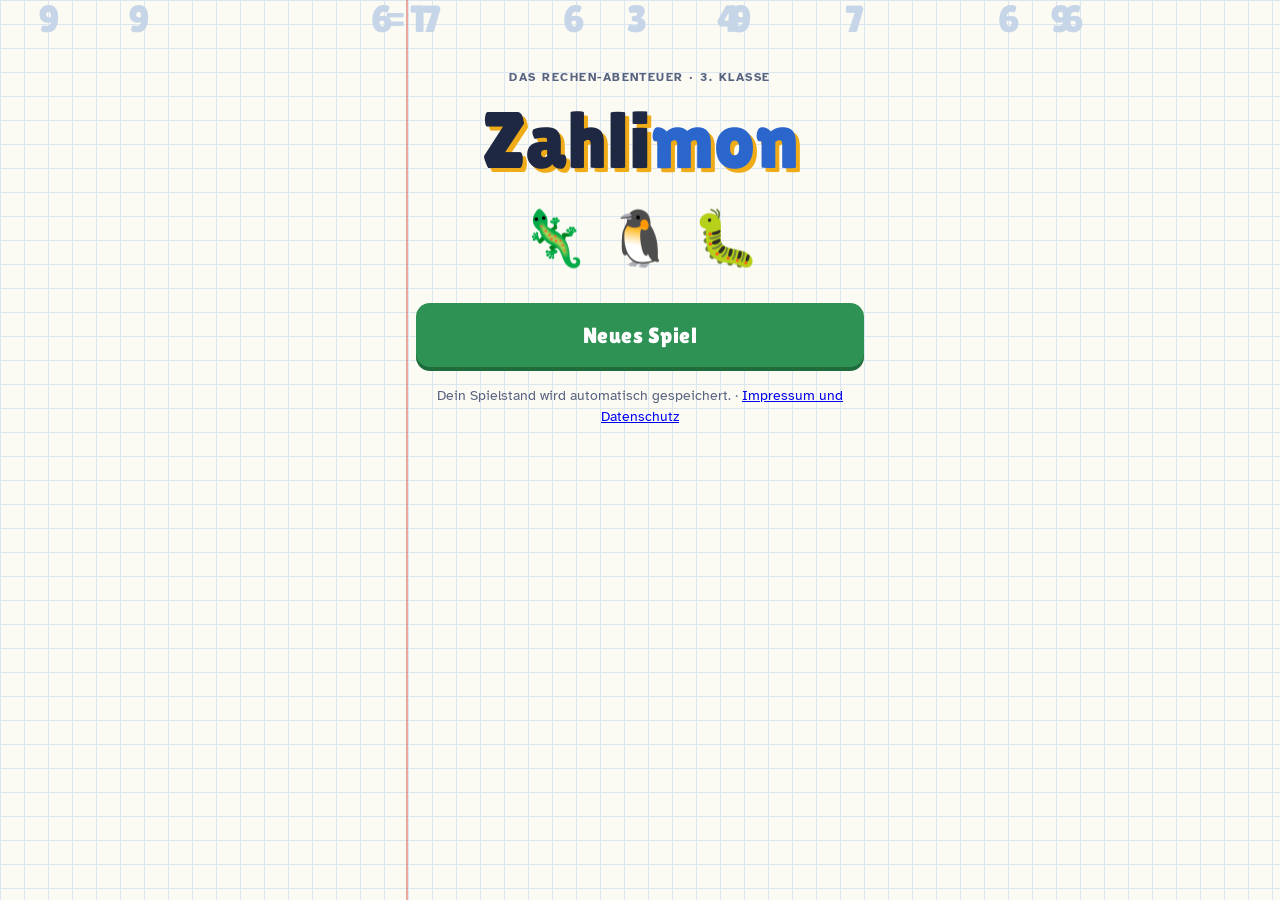
<file: zahlimon/index.html>
<!doctype html>
<html lang="de">
<head>
<meta charset="utf-8">
<meta name="viewport" content="width=device-width, initial-scale=1, viewport-fit=cover">
<title>Zahlimon Abenteuer</title>
<link rel="stylesheet" href="../fonts/fonts.css">
<style>
/* Layout: eine Spalte in Handybreite auf kariertem Rechenheft-Papier mit rotem Heftrand; der Kampf ist ein eingerahmtes Spielfeld */
:root{
  color-scheme: light;
  --paper:#fbfaf3; --grid:#dbe6f1; --ink:#1e2842; --ink2:#586380; --rand:#e0574b;
  --blue:#2a66cc; --blue-d:#1b4a9c; --green:#2e9254; --green-d:#1f6b3c;
  --gold:#f0ac18; --gold-d:#b87c05; --red:#d9443a; --red-d:#9e2a22;
  --card:#ffffff; --line:#cfd8e6; --soft:#eef3f9;
  --f-disp:'Lilita One','Arial Rounded MT Bold','Trebuchet MS',system-ui,sans-serif;
  --f-body:'Atkinson Hyperlegible',system-ui,-apple-system,'Segoe UI',Roboto,sans-serif;
  --f-emoji:'Apple Color Emoji','Segoe UI Emoji','Noto Color Emoji',sans-serif;
}
[hidden]{display:none!important}
*{box-sizing:border-box}
html,body{height:100%}
body{margin:0;background-color:var(--paper);background-image:linear-gradient(var(--grid) 1px,transparent 1px),linear-gradient(90deg,var(--grid) 1px,transparent 1px);background-size:24px 24px;color:var(--ink);font:17px/1.45 var(--f-body);-webkit-tap-highlight-color:transparent}
#app{max-width:480px;min-height:100%;margin:0 auto;padding-inline:16px;padding-block:14px 104px;position:relative}
#app::before{content:"";position:absolute;top:0;bottom:0;left:6px;width:2px;background:var(--rand);opacity:.5;pointer-events:none}
button{font:inherit;color:inherit;touch-action:manipulation;cursor:pointer}
button:disabled{cursor:default}
:focus-visible{outline:3px solid var(--gold);outline-offset:2px}
h1,h2,h3{text-wrap:balance;margin:0}
.h2{font-family:var(--f-disp);font-weight:400;font-size:1.6rem;margin-block:14px 6px}
.h3{font-family:var(--f-disp);font-weight:400;font-size:1.2rem;margin-block:18px 8px}
.fine{color:var(--ink2);font-size:.9rem;margin:4px 0 12px}
.center{text-align:center}
.stack{display:flex;flex-direction:column;gap:14px}
.card{background:var(--card);border:2px solid var(--ink);border-radius:16px;box-shadow:0 4px 0 rgba(30,40,66,.18)}
.pad{padding:14px 16px;margin-bottom:14px}
.warn{color:var(--red-d);font-weight:700;margin:4px 0}
.pill{display:inline-block;font-size:.72rem;font-weight:700;letter-spacing:.04em;text-transform:uppercase;padding:2px 8px;border-radius:99px;background:var(--soft);color:var(--ink2)}

/* Buttons wie Farbstift-Etiketten */
.btn{display:flex;align-items:center;justify-content:center;gap:.5em;width:100%;min-height:54px;padding:12px 16px;border:0;border-radius:14px;background:var(--blue);color:#fff;font-family:var(--f-disp);font-size:1.2rem;letter-spacing:.02em;box-shadow:0 4px 0 var(--blue-d);transition:transform .08s,box-shadow .08s}
.btn:active:not(:disabled){transform:translateY(3px);box-shadow:0 1px 0 var(--blue-d)}
.btn.green{background:var(--green);box-shadow:0 4px 0 var(--green-d)}
.btn.gold{background:var(--gold);color:var(--ink);box-shadow:0 4px 0 var(--gold-d)}
.btn.red{background:var(--red);box-shadow:0 4px 0 var(--red-d)}
.btn.ghost{background:var(--card);color:var(--ink);border:2px solid var(--line);box-shadow:0 4px 0 var(--line)}
.btn.big{min-height:64px;font-size:1.4rem}
.btn.sm{width:auto;min-height:44px;font-size:1.05rem;padding:8px 14px}
.btn:disabled{opacity:.45}
.mini{border:2px solid var(--line);background:var(--card);border-radius:10px;padding:6px 10px;font-size:.85rem;font-weight:700}
.linkish{display:block;margin:22px auto 0;background:none;border:0;color:var(--ink2);text-decoration:underline;font-size:.95rem;padding:8px}

/* Typen-Etikett */
.chip{display:inline-block;font-size:.7rem;font-weight:700;letter-spacing:.05em;text-transform:uppercase;padding:1px 8px;border-radius:99px;color:#fff;background:var(--c)}

/* Titel */
.title{position:relative;isolation:isolate;display:flex;flex-direction:column;align-items:stretch;gap:14px;padding-top:6vh}
.eyebrow{margin:0;text-align:center;font-weight:700;letter-spacing:.12em;text-transform:uppercase;font-size:.78rem;color:var(--ink2)}
.logo{font-family:var(--f-disp);font-weight:400;font-size:clamp(3.2rem,17vw,5rem);line-height:1;text-align:center;color:var(--ink);text-shadow:4px 4px 0 var(--gold)}
.logo span{color:var(--blue)}
.parade{display:flex;justify-content:center;gap:18px;font-family:var(--f-emoji);font-size:3.4rem;margin:6px 0 10px}
.parade span{animation:hop 1.8s ease-in-out infinite}
.parade span:nth-child(2){animation-delay:.25s}
.parade span:nth-child(3){animation-delay:.5s}
@keyframes hop{0%,60%,100%{transform:translateY(0)}30%{transform:translateY(-12px)}}
.lbl{font-weight:700;font-size:.95rem}
.inp{width:100%;font:inherit;font-size:1.3rem;padding:12px 14px;border:2px solid var(--ink);border-radius:12px;background:var(--card);color:var(--ink)}
.inp.code{font-size:.75rem;font-family:ui-monospace,Menlo,Consolas,monospace;resize:vertical}

/* Starter */
.starters{display:grid;grid-template-columns:1fr;gap:12px;margin:12px 0 18px}
.starter{display:grid;grid-template-columns:72px 1fr;grid-template-rows:auto auto auto;column-gap:14px;align-items:center;text-align:left;background:var(--card);border:2px solid var(--ink);border-radius:16px;padding:12px 14px;box-shadow:0 4px 0 rgba(30,40,66,.18)}
.starter.on{outline:4px solid var(--c);outline-offset:2px}
.starter .se{grid-row:1/4;font-family:var(--f-emoji);font-size:56px;line-height:1;text-align:center}
.starter .sn{font-family:var(--f-disp);font-size:1.35rem}
.starter .chip{justify-self:start}
.starter .sd{font-size:.9rem;color:var(--ink2)}

/* HUD */
.hud{display:grid;grid-template-columns:1fr auto auto;align-items:center;gap:6px 12px;background:var(--card);border:2px solid var(--ink);border-radius:16px;padding:8px 14px;box-shadow:0 4px 0 rgba(30,40,66,.18)}
.hud-n{display:flex;flex-direction:column;line-height:1.1;min-width:0}
.hud-n b{font-family:var(--f-disp);font-weight:400;font-size:1.3rem;overflow:hidden;text-overflow:ellipsis;white-space:nowrap}
.hud-l{font-size:.68rem;font-weight:700;letter-spacing:.1em;text-transform:uppercase;color:var(--ink2)}
.hud-s{font-weight:700;font-variant-numeric:tabular-nums;font-size:1.1rem}
.hud-b{grid-column:1/-1;display:flex;gap:6px}
.hud-b span{width:26px;height:26px;border-radius:50%;border:2px dashed var(--line);display:grid;place-items:center;font-family:var(--f-emoji);font-size:15px}
.hud-b span.got{border:2px solid var(--gold);background:#fff6dc}

/* Karte */
.map{display:flex;flex-direction:column;gap:14px;position:relative;margin-top:8px}
.map::before{content:"";position:absolute;left:37px;top:30px;bottom:30px;width:4px;background:repeating-linear-gradient(180deg,var(--line) 0 10px,transparent 10px 20px);animation:march 1.2s linear infinite}
@keyframes march{to{background-position:0 20px}}
.node{position:relative;display:grid;grid-template-columns:56px 1fr auto;align-items:center;gap:12px;text-align:left;background:var(--card);border:2px solid var(--ink);border-radius:16px;padding:10px 12px;box-shadow:0 4px 0 rgba(30,40,66,.18)}
.node:nth-child(even){margin-left:22px}
.node .ic{width:52px;height:52px;border-radius:50%;display:grid;place-items:center;font-family:var(--f-emoji);font-size:26px;background:linear-gradient(160deg,var(--g1),var(--g2));border:2px solid var(--ink)}
.node .tx{display:flex;flex-direction:column;min-width:0}
.node .tx b{font-family:var(--f-disp);font-weight:400;font-size:1.2rem}
.node .tx small{color:var(--ink2);font-size:.85rem}
.node .st{font-family:var(--f-emoji);font-size:24px}
.node.locked{opacity:.55;filter:grayscale(.9)}
.node.now{outline:4px solid var(--gold);outline-offset:2px}

/* Region */
.rg{position:relative;overflow:hidden;isolation:isolate;display:grid;grid-template-columns:auto 1fr;gap:14px;align-items:center;margin:14px 0;padding:14px 16px;border:2px solid var(--ink);border-radius:16px;background:linear-gradient(100deg,var(--g1) 55%,var(--g2))}
.rg-ic{font-family:var(--f-emoji);font-size:44px}
.rg h2{font-family:var(--f-disp);font-weight:400;font-size:1.6rem}
.rg p{margin:2px 0}
.dots{display:inline-flex;gap:4px;vertical-align:middle;margin-left:4px}
.dots i{width:12px;height:12px;border-radius:50%;border:2px solid var(--ink);background:var(--card)}
.dots i.on{background:var(--gold)}
.lead{display:flex;align-items:center;gap:12px;padding:10px 14px;margin-bottom:14px}
.lead .le{font-family:var(--f-emoji);font-size:40px}
.lead .li{flex:1;min-width:0}
.mini-dex{display:flex;flex-wrap:wrap;gap:10px}
.mini-dex span{width:52px;height:52px;display:grid;place-items:center;border:2px solid var(--ink);border-radius:12px;background:var(--card);font-family:var(--f-emoji);font-size:28px}
.mini-dex .seen{filter:grayscale(1);opacity:.6}
.mini-dex .unk{font-family:var(--f-disp);color:var(--ink2);border-style:dashed}

/* Kampf */
.bt{position:relative;isolation:isolate;height:290px;border:3px solid var(--ink);border-radius:18px;overflow:hidden;background:linear-gradient(180deg,var(--g1),var(--g2));transition:height .25s}
.bt.compact{height:200px}
.bt-row{display:flex;justify-content:space-between;gap:8px;padding:10px}
.foe-row{align-items:flex-start}
.me-row{align-items:flex-end}
.mon{position:relative;font-family:var(--f-emoji);font-size:78px;line-height:1;padding:0 6px;transition:font-size .25s}
.bt.compact .mon{font-size:56px}
.mon::after{content:"";position:absolute;left:50%;bottom:-.08em;width:1.2em;height:.26em;margin-left:-.6em;border-radius:50%;background:rgba(20,28,48,.18);z-index:-1}
.mon .e,.mon .b{display:inline-block}
#btIn{position:relative;z-index:1;display:grid;grid-template-rows:1fr 1fr;height:100%}
.mon.me .e{transform:scaleX(-1)}
.plate{flex:0 1 60%;min-width:0;background:var(--card);border:2px solid var(--ink);border-radius:12px;padding:6px 10px;box-shadow:3px 3px 0 rgba(30,40,66,.25)}
.pn{display:flex;justify-content:space-between;align-items:baseline;gap:8px}
.pn span:first-child,.pn b{font-family:var(--f-disp);font-weight:400;font-size:1.05rem;overflow:hidden;text-overflow:ellipsis;white-space:nowrap}
.lv{font-weight:700;font-size:.85rem;font-variant-numeric:tabular-nums;white-space:nowrap}
.hp{height:10px;margin-top:5px;background:var(--soft);border:1.5px solid var(--ink);border-radius:6px;overflow:hidden}
.hp i{display:block;height:100%;background:var(--green);transition:width .6s ease}
.hp i.mid{background:var(--gold)}
.hp i.low{background:var(--red)}
.pk{font-size:.78rem;color:var(--ink2);font-variant-numeric:tabular-nums;margin-top:2px}
.xp{height:4px;margin-top:3px;background:var(--soft);border-radius:3px;overflow:hidden}
.xp i{display:block;height:100%;background:var(--blue)}
.own{display:block;font-size:.75rem;color:var(--ink2);margin-top:3px}
.bt.compact .pk,.bt.compact .xp,.bt.compact .own{display:none}
.bmsg{display:flex;justify-content:space-between;align-items:center;gap:10px;min-height:52px;margin:10px 0;padding:10px 14px;background:var(--card);border:2px solid var(--ink);border-radius:12px;font-weight:700}
.menu{display:flex;flex-direction:column;gap:12px}
.menu2{display:grid;grid-template-columns:1fr 1fr;gap:10px}
.menu2 .btn{font-size:1.02rem;min-height:50px;padding:8px}
.wait{height:60px}

/* Aufgabe */
.qc{padding:12px 14px}
.qhead{display:flex;justify-content:space-between;align-items:center;gap:8px}
.qlab{font-size:.8rem;font-weight:700;color:var(--ink2)}
.spk{border:2px solid var(--line);background:var(--card);border-radius:10px;font-size:1.2rem;width:44px;height:40px;flex:none}
.qvis{display:flex;justify-content:center;color:var(--ink);margin-top:4px}
.qt{margin:8px 0 6px;font-weight:700;font-size:2rem;text-align:center;font-variant-numeric:tabular-nums}
.qt.long{font-size:1.12rem;text-align:left;font-weight:700}
.entry{display:flex;justify-content:center;gap:0;margin:6px 0 4px;min-height:52px}
.entry span{width:42px;height:52px;display:grid;place-items:center;font-family:var(--f-disp);font-size:2rem;border:2px solid var(--blue);margin-left:-2px;background:#f4f8ff;color:var(--blue-d)}
.entry span:first-child{margin-left:0;border-radius:8px 0 0 8px}
.entry span:last-child{border-radius:0 8px 8px 0}
.entry span:only-child{border-radius:8px}
.entry .cur{animation:blink 1s steps(2) infinite}
@keyframes blink{50%{background:var(--card)}}
.kp{display:grid;grid-template-columns:repeat(3,1fr);gap:8px;margin-top:10px}
.kp button{height:56px;font-family:var(--f-disp);font-size:1.6rem;border-radius:12px;border:2px solid var(--line);background:var(--card);box-shadow:0 3px 0 var(--line)}
.kp button:active{transform:translateY(2px);box-shadow:0 1px 0 var(--line)}
.kp .ok{background:var(--green);color:#fff;border-color:var(--green-d);box-shadow:0 3px 0 var(--green-d)}
.ch{display:grid;grid-template-columns:1fr 1fr;gap:10px;margin-top:10px}
.ch.c3{grid-template-columns:repeat(3,1fr)}
.chb{min-height:60px;font-family:var(--f-disp);font-size:1.4rem;border-radius:12px;border:2px solid var(--ink);background:var(--card);box-shadow:0 3px 0 var(--line)}
.ch.c3 .chb{font-size:2.2rem}
.fb{padding:14px 16px;border-color:var(--red)}
.fb p{margin:6px 0}
.fb-h{font-family:var(--f-disp);font-size:1.4rem;color:var(--red-d)}
.bigans{font-family:var(--f-disp);font-size:1.5rem;color:var(--green-d)}
.hint{background:#fff6dc;border-radius:10px;padding:8px 10px;font-weight:700;overflow-wrap:anywhere}
.fb .btn{margin-top:10px}
.swl{display:flex;flex-direction:column;gap:8px}
.swb{display:flex;align-items:center;gap:12px;text-align:left;background:var(--card);border:2px solid var(--ink);border-radius:12px;padding:8px 12px}
.swb .e{font-family:var(--f-emoji);font-size:34px}
.swb .i{flex:1;min-width:0}

/* Zahlenball (eigenes Design) */
.zball{display:inline-block;width:1em;height:1em;border-radius:50%;background:linear-gradient(180deg,var(--bc,var(--blue)) 0 46%,var(--ink) 46% 54%,#fff 54%);border:.06em solid var(--ink);position:relative;vertical-align:middle}
.zball::after{content:"";position:absolute;left:50%;top:50%;width:.32em;height:.32em;margin:-.16em;border-radius:50%;background:var(--gold);border:.05em solid var(--ink)}
.mon .zball{font-size:.6em}
.menu2 .zball,.shop-ic .zball{font-size:1.1em}
.zball.throw{animation:throw .55s ease-out,wob .5s ease-in-out .7s 3}
.zball.done{animation:pop .5s ease-out}

/* Animationen */
@keyframes hit{0%,100%{transform:translateX(0)}20%{transform:translateX(-9px)}40%{transform:translateX(9px)}60%{transform:translateX(-5px)}80%{transform:translateX(5px)}}
@keyframes flash{50%{opacity:.25}}
@keyframes lungeM{50%{transform:translate(22px,-14px)}}
@keyframes lungeF{50%{transform:translate(-22px,14px)}}
@keyframes appear{from{transform:scale(.1);opacity:0}to{transform:scale(1);opacity:1}}
@keyframes faint{to{transform:translateY(50px);opacity:0}}
@keyframes throw{from{transform:translate(-190px,150px) scale(.5)}to{transform:none}}
@keyframes wob{0%,100%{transform:rotate(0)}25%{transform:rotate(-20deg)}75%{transform:rotate(20deg)}}
@keyframes pop{0%{transform:scale(1)}50%{transform:scale(1.3)}100%{transform:scale(1)}}
.mon.hit{animation:hit .45s ease .5s,flash .45s steps(2) .5s}
.mon.me.lunge{animation:lungeM .35s ease}
.mon.foe.lunge{animation:lungeF .35s ease}
.mon.appear{animation:appear .5s cubic-bezier(.3,1.5,.6,1)}
.mon.faint{animation:faint .7s ease-in forwards}

/* Listen: Team, Laden, Dex */
.list{display:flex;flex-direction:column;gap:12px}
.tm{display:flex;gap:12px;padding:10px 12px;align-items:flex-start}
.tm-e{flex:none;width:64px;height:64px;display:grid;place-items:center;font-family:var(--f-emoji);font-size:40px;border-radius:14px;background:var(--soft);border:2px solid var(--c)}
.tm-i{flex:1;min-width:0}
.tm-b{display:flex;flex-wrap:wrap;gap:6px;margin-top:8px;align-items:center}
.shop{display:flex;align-items:center;gap:12px;padding:12px 14px}
.shop-ic{font-family:var(--f-emoji);font-size:34px;width:44px;text-align:center}
.shop-t{flex:1;min-width:0;display:flex;flex-direction:column}
.shop-t small{color:var(--ink2)}
.dex{display:grid;grid-template-columns:repeat(auto-fill,minmax(96px,1fr));gap:10px}
.dx{display:flex;flex-direction:column;align-items:center;gap:2px;padding:8px 4px;background:var(--card);border:2px solid var(--ink);border-radius:12px;text-align:center}
.dx .no{font-size:.7rem;color:var(--ink2);font-variant-numeric:tabular-nums}
.dx .de{font-family:var(--f-emoji);font-size:34px;line-height:1.2}
.dx .dn{font-weight:700;font-size:.85rem}
.dx.s .de{filter:grayscale(1);opacity:.55}
.dx.u{border-style:dashed;border-color:var(--line)}
.dx.u .de{font-family:var(--f-disp);color:var(--line)}
.nurse{font-family:var(--f-emoji);font-size:64px}

/* Entwicklung */
.evo{position:relative;isolation:isolate;display:flex;flex-direction:column;align-items:center;gap:18px;padding-top:12vh;text-align:center}
.evo-t{font-family:var(--f-disp);font-size:1.5rem;margin:0}
.evo-m{font-family:var(--f-emoji);font-size:120px;line-height:1;animation:evo 2.6s ease-in}
.evo-m.done{animation:pop .6s ease-out;filter:drop-shadow(0 0 18px var(--gold))}
@keyframes evo{0%,100%{filter:none}10%,30%,50%,70%,90%{filter:brightness(4) saturate(0)}20%,40%,60%,80%{filter:none}}

/* Eltern */
.kpis{display:grid;grid-template-columns:repeat(3,1fr);gap:10px}
.kpis div{display:flex;flex-direction:column;background:var(--soft);border-radius:12px;padding:8px 10px}
.kpis b{font-family:var(--f-disp);font-weight:400;font-size:1.6rem;font-variant-numeric:tabular-nums}
.kpis span{font-size:.78rem;color:var(--ink2)}
.tblwrap{overflow-x:auto}
.tbl{width:100%;border-collapse:collapse;font-size:.88rem;font-variant-numeric:tabular-nums}
.tbl th,.tbl td{padding:6px 6px;border-bottom:1px solid var(--line);text-align:left;white-space:nowrap}
.tbl th{font-size:.72rem;letter-spacing:.06em;text-transform:uppercase;color:var(--ink2)}
.tbl select{font:inherit;padding:4px;border-radius:8px;border:1.5px solid var(--line);background:var(--card);color:var(--ink)}
.log{list-style:none;margin:0;padding:0;display:flex;flex-direction:column;gap:6px}
.log li{display:flex;flex-direction:column;padding:6px 10px;background:var(--soft);border-radius:10px;font-size:.9rem;overflow-wrap:anywhere}
.log li span:last-child{color:var(--ink2);font-size:.82rem}
.row{display:flex;justify-content:space-between;align-items:center;gap:12px;padding:8px 0;border-bottom:1px solid var(--line)}
.row input[type=checkbox]{width:24px;height:24px}
.row input[type=range]{width:50%}
.row2{display:grid;grid-template-columns:1fr 1fr;gap:10px}
.pad .btn{margin-top:10px}

/* Navigation unten */
.nav{position:fixed;left:0;right:0;bottom:0;z-index:10;display:flex;justify-content:center;background:var(--card);border-top:2px solid var(--ink);padding:6px 8px calc(6px + env(safe-area-inset-bottom,0px))}
.nav .in{width:100%;max-width:480px;display:grid;grid-template-columns:repeat(5,1fr);gap:4px}
.nav button{display:flex;flex-direction:column;align-items:center;gap:1px;background:none;border:0;padding:4px 0;font-size:.72rem;font-weight:700;color:var(--ink2)}
.nav b{font-family:var(--f-emoji);font-size:1.45rem;font-weight:400}

/* Dialog */
#dlg{position:fixed;inset:0;z-index:50;display:flex;align-items:flex-end;justify-content:center;background:rgba(20,28,48,.35);padding:16px;padding-bottom:calc(20px + env(safe-area-inset-bottom,0px));cursor:pointer}
#dlg .box{position:relative;width:100%;max-width:448px;display:grid;grid-template-columns:auto 1fr;gap:12px;align-items:start;background:var(--card);border:3px solid var(--ink);border-radius:16px;padding:14px 16px 22px;box-shadow:0 6px 0 rgba(30,40,66,.3)}
#dlg .face{font-family:var(--f-emoji);font-size:50px;line-height:1;display:inline-block;transform-origin:50% 100%;animation:breathe 2.4s ease-in-out infinite}
#dlg .face.talk{animation:talk .28s ease-in-out infinite alternate}
@keyframes talk{from{transform:translateY(0) rotate(-4deg)}to{transform:translateY(-5px) rotate(4deg)}}
#dlg:not([hidden]) .box{animation:boxIn .25s ease-out}
@keyframes boxIn{from{transform:translateY(30px);opacity:0}}
#dlg .who{font-family:var(--f-disp);color:var(--blue);font-size:1.1rem}
#dlg .txt{font-size:1.12rem;font-weight:700;min-height:3em;margin:2px 0 0}
#dlg .more{position:absolute;right:14px;bottom:6px;color:var(--blue);animation:hop 1s ease-in-out infinite;font-size:.9rem}
#toast{position:fixed;left:50%;top:calc(12px + env(safe-area-inset-top,0px));transform:translateX(-50%);z-index:60;max-width:min(440px,calc(100% - 32px));background:var(--ink);color:#fff;padding:10px 16px;border-radius:12px;font-weight:700;text-align:center;box-shadow:0 4px 0 rgba(0,0,0,.2)}
#toast.in{animation:appear .3s ease-out}


/* Bewegung: Szenen, Effekte, Anschauung, Feiern */
#fx{position:fixed;inset:0;width:100%;height:100%;pointer-events:none;z-index:77}
.enter{animation:enter .3s ease-out}
@keyframes enter{from{opacity:0;transform:translateY(14px)}}
.scene{position:absolute;inset:0;overflow:hidden;pointer-events:none;z-index:0}
.rg .scene,.numsky{z-index:-1}
.numsky{position:fixed}
.scene span{position:absolute;font-family:var(--f-emoji);font-size:22px;line-height:1;opacity:.85}
.scene .num{font-family:var(--f-disp);font-size:38px;color:#c6d6e8;opacity:1}
.scene .bubble{width:11px;height:11px;border-radius:50%;border:2px solid rgba(255,255,255,.9);background:rgba(255,255,255,.25)}
.scene .ember{width:6px;height:6px;border-radius:50%;background:#ffb347;box-shadow:0 0 8px #ff7a1a}
.d-drift{animation:drift linear infinite}
@keyframes drift{from{left:-15%}to{left:105%}}
.d-fall{animation:fall linear infinite}
@keyframes fall{0%{top:-10%;transform:translateX(0) rotate(0)}50%{transform:translateX(18px) rotate(140deg)}100%{top:105%;transform:translateX(-6px) rotate(280deg)}}
.d-rise{animation:rise linear infinite}
@keyframes rise{0%{top:105%;transform:translateX(0)}50%{transform:translateX(12px)}100%{top:-14%;transform:translateX(-4px)}}
.d-twinkle{animation:twinkle ease-in-out infinite}
@keyframes twinkle{0%,100%{opacity:.1;transform:scale(.5)}50%{opacity:1;transform:scale(1.15)}}
.d-sway{bottom:-3px;transform-origin:50% 100%;animation:sway ease-in-out infinite alternate}
@keyframes sway{from{transform:rotate(-10deg)}to{transform:rotate(10deg)}}
.d-buzz{animation:buzz ease-in-out infinite}
@keyframes buzz{0%,100%{transform:translate(0,0) scaleX(1)}25%{transform:translate(70px,-22px) scaleX(1)}50%{transform:translate(140px,8px) scaleX(-1)}75%{transform:translate(60px,26px) scaleX(-1)}}
.mon .b{transform-origin:50% 100%;animation:breathe 2.4s ease-in-out infinite}
.mon.foe .b{animation-delay:-1.1s}
.mon[data-t=luft] .b,.mon[data-t=geist] .b,.mon[data-t=magie] .b,.mon[data-t=drache] .b{animation:hover 2.2s ease-in-out infinite}
.mon[data-t=wasser] .b{animation:bob 2s ease-in-out infinite}
.mon[data-t=elektro] .b,.mon[data-t=normal] .b{animation:hopi 1.8s ease-in-out infinite}
@keyframes breathe{0%,100%{transform:scale(1,1)}50%{transform:scale(1.05,.95)}}
@keyframes hover{0%,100%{transform:translateY(0)}50%{transform:translateY(-10px)}}
@keyframes bob{0%,100%{transform:translateY(0) rotate(-4deg)}50%{transform:translateY(-4px) rotate(4deg)}}
@keyframes hopi{0%,70%,100%{transform:translateY(0) scale(1,1)}78%{transform:translateY(0) scale(1.08,.9)}86%{transform:translateY(-12px) scale(.95,1.06)}}
.bt.quake{animation:quake .35s}
@keyframes quake{20%{transform:translate(-5px,2px)}40%{transform:translate(5px,-2px)}60%{transform:translate(-3px,1px)}80%{transform:translate(2px,0)}}
.bstar{flex:none;font-weight:700;background:#fff6dc;border:2px solid var(--gold);border-radius:99px;padding:2px 10px;font-variant-numeric:tabular-nums;white-space:nowrap}
.bstar.pop,.hud-s.pop{animation:pop .4s ease-out}
.float{position:fixed;z-index:76;transform:translate(-50%,-50%);font-family:var(--f-disp);font-size:2rem;pointer-events:none;animation:floatUp 1.1s ease-out forwards;text-shadow:2px 2px 0 #fff,-2px -2px 0 #fff,2px -2px 0 #fff,-2px 2px 0 #fff}
.float.dmg{color:var(--red)}
.float.heal{color:var(--green)}
@keyframes floatUp{0%{opacity:0;transform:translate(-50%,-30%) scale(.6)}20%{opacity:1;transform:translate(-50%,-60%) scale(1.25)}100%{opacity:0;transform:translate(-50%,-170%) scale(1)}}
.proj,.fstar{position:fixed;left:0;top:0;z-index:76;font-family:var(--f-emoji);pointer-events:none;transform:translate(-50%,-50%)}
.proj{font-size:42px}
.fstar{font-size:26px}
.stamp{position:fixed;z-index:75;left:50%;top:var(--y);font-family:var(--f-disp);font-size:2.3rem;color:var(--green-d);background:#fff;border:4px solid var(--green);border-radius:16px;padding:2px 18px;transform:translate(-50%,-50%) rotate(-7deg);animation:stamp 1.05s ease-out forwards;pointer-events:none;white-space:nowrap;box-shadow:0 5px 0 rgba(30,40,66,.25)}
@keyframes stamp{0%{opacity:0;transform:translate(-50%,-50%) rotate(-7deg) scale(2.3)}18%{opacity:1;transform:translate(-50%,-50%) rotate(-7deg) scale(1)}80%{opacity:1}100%{opacity:0;transform:translate(-50%,-50%) rotate(-7deg) scale(.95)}}
.shake{animation:hit .4s ease}
.qbtns{display:flex;gap:6px;align-items:center}
.tipb{border:2px solid var(--gold);background:#fff6dc;border-radius:10px;font-weight:700;padding:6px 10px;font-size:.9rem;height:40px}
.aid{display:flex;flex-direction:column;align-items:center;gap:2px;margin:6px 0;color:var(--ink)}
.aid svg{max-width:100%;height:auto;overflow:visible}
.aid .cap{font-size:.85rem;font-weight:700;color:var(--ink2)}
.arc{fill:none;stroke:var(--blue);stroke-width:3;stroke-linecap:round;stroke-dasharray:1;stroke-dashoffset:1;animation:draw .55s ease-out forwards}
@keyframes draw{to{stroke-dashoffset:0}}
.fi{opacity:0;animation:fadeIn .35s ease-out forwards}
@keyframes fadeIn{to{opacity:1}}
.pp{transform-box:fill-box;transform-origin:center;animation:pop2 .35s cubic-bezier(.3,1.6,.6,1) both}
@keyframes pop2{from{transform:scale(0)}}
.fly{animation:flyin .45s ease-out both}
@keyframes flyin{from{transform:translate(var(--dx),var(--dy));opacity:0}}
.drop{animation:dropIn .7s cubic-bezier(.3,1.6,.6,1) both}
@keyframes dropIn{from{transform:translateY(-40px);opacity:0}}
.hand{transform-origin:60px 60px;transform:rotate(var(--a));animation:handspin 1.3s cubic-bezier(.2,.8,.3,1) both}
@keyframes handspin{from{transform:rotate(calc(var(--a) - 360deg))}}
.learn{text-align:center}
.learn .hint{text-align:left}
.node:not(.locked) .ic{animation:sway2 3.2s ease-in-out infinite}
@keyframes sway2{0%,100%{transform:rotate(-6deg)}50%{transform:rotate(6deg)}}
.me-av{position:absolute;left:-12px;top:-16px;z-index:2;font-family:var(--f-emoji);font-size:30px;animation:hopi 1.6s ease-in-out infinite}
.rg-ic,.nurse{display:inline-block;animation:hover 3s ease-in-out infinite}
.tm-e span,.dx.c .de{display:inline-block;transform-origin:50% 100%;animation:breathe 2.6s ease-in-out infinite}
#wipe{position:fixed;inset:0;z-index:80;display:grid;place-items:center;overflow:hidden;background:var(--ink)}
#wipe.w-grass{animation:wipeIn .3s ease-out}
#wipe.out{animation:wipeOut .38s ease-in forwards}
@keyframes wipeIn{from{clip-path:circle(0 at 50% 50%)}to{clip-path:circle(80% at 50% 50%)}}
@keyframes wipeOut{to{opacity:0;transform:scale(1.25)}}
.grass{font-family:var(--f-emoji);font-size:70px;animation:rustle .1s linear infinite alternate}
@keyframes rustle{from{transform:rotate(-7deg) translateX(-3px)}to{transform:rotate(7deg) translateX(3px)}}
.vs{position:absolute;inset:0;display:grid;grid-template-columns:1fr 1fr}
.vs-l,.vs-r{display:grid;place-items:center;font-family:var(--f-emoji);font-size:88px;text-align:center}
.vs-l{background:var(--blue);clip-path:polygon(0 0,100% 0,82% 100%,0 100%);animation:inL .45s ease-out both}
.vs-r{background:var(--gold);clip-path:polygon(18% 0,100% 0,100% 100%,0 100%);animation:inR .45s ease-out both}
.vs small{display:block;font-family:var(--f-disp);font-size:1.15rem;color:#fff;text-shadow:2px 2px 0 var(--ink)}
.vs-t{position:absolute;left:50%;top:50%;transform:translate(-50%,-50%);font-family:var(--f-disp);font-size:4.2rem;color:#fff;text-shadow:4px 4px 0 var(--ink);animation:vsPop .5s .35s cubic-bezier(.3,1.6,.6,1) both}
@keyframes inL{from{transform:translateX(-100%)}}
@keyframes inR{from{transform:translateX(100%)}}
@keyframes vsPop{from{transform:translate(-50%,-50%) scale(3);opacity:0}}
#cel{position:fixed;inset:0;z-index:78;display:flex;flex-direction:column;align-items:center;justify-content:center;gap:10px;background:rgba(20,28,48,.74);color:#fff;text-align:center;padding:24px;cursor:pointer;overflow:hidden}
.rays{position:absolute;left:50%;top:42%;width:900px;height:900px;margin:-450px 0 0 -450px;border-radius:50%;background:repeating-conic-gradient(rgba(255,211,90,.3) 0 10deg,transparent 10deg 20deg);-webkit-mask-image:radial-gradient(circle,#000 18%,transparent 62%);mask-image:radial-gradient(circle,#000 18%,transparent 62%);animation:spin 14s linear infinite;pointer-events:none;z-index:-1}
@keyframes spin{to{transform:rotate(360deg)}}
.cel-ic{position:relative;font-family:var(--f-emoji);font-size:112px;line-height:1.1;animation:celIn .7s cubic-bezier(.3,1.6,.5,1) both}
.cel-ic span{display:inline-block;animation:hover 2.4s ease-in-out .7s infinite}
#cel h2{position:relative;font-family:var(--f-disp);font-weight:400;font-size:2.3rem;color:#ffd35a;text-shadow:3px 3px 0 var(--ink);animation:celIn .5s .2s both}
#cel p{position:relative;font-weight:700;font-size:1.15rem;margin:0;max-width:22em;animation:fadeIn .4s .5s both;opacity:0}
#cel .more{position:relative;margin-top:14px;color:#ffd35a;font-size:.9rem;animation:hop 1s ease-in-out infinite}
@keyframes celIn{from{transform:scale(0) rotate(-25deg);opacity:0}}

/* Tagesziel, Missionen, Schatztruhen */
.hud-t{font-weight:700;font-variant-numeric:tabular-nums;font-size:.95rem;white-space:nowrap}
.today{padding:12px 14px;margin:14px 0;display:flex;flex-direction:column;gap:8px}
.today-h{display:flex;justify-content:space-between;align-items:center;font-family:var(--f-disp);font-size:1.25rem}
.streak{font-family:var(--f-body);font-weight:700;font-size:.95rem;background:#fff1e6;border:2px solid #f08a3c;border-radius:99px;padding:1px 10px}
.tbar{position:relative;height:28px;background:var(--soft);border:2px solid var(--ink);border-radius:14px;overflow:hidden}
.tbar i{position:absolute;left:0;top:0;bottom:0;background:linear-gradient(90deg,var(--gold),var(--green));transition:width .6s}
.tbar span{position:relative;display:block;text-align:center;font-weight:700;font-size:.92rem;line-height:24px;font-variant-numeric:tabular-nums}
.risk{display:flex;gap:10px;align-items:center;background:#fff1ef;border-radius:12px;padding:8px 10px;font-weight:700;font-size:.92rem}
.risk.good{background:#e9f7ee}
.risk .re{flex:none;font-family:var(--f-emoji);font-size:32px;animation:worry 1.3s ease-in-out infinite}
.risk.good .re{animation:breathe 2.4s ease-in-out infinite}
@keyframes worry{0%,100%{transform:rotate(-7deg)}50%{transform:rotate(7deg)}}
.mrow{display:grid;grid-template-columns:28px 1fr auto;gap:2px 8px;align-items:center;font-size:.92rem;font-weight:700}
.mrow .mi{font-family:var(--f-emoji);font-size:20px;grid-row:1/3}
.mrow .mp{font-variant-numeric:tabular-nums}
.mrow.done{color:var(--green-d)}
.mbar{grid-column:2/4;height:6px;background:var(--soft);border-radius:3px;overflow:hidden}
.mbar i{display:block;height:100%;background:var(--blue)}
.mrow.done .mbar i{background:var(--green)}
.missions{display:flex;flex-direction:column;gap:10px}
.mis{display:grid;grid-template-columns:36px 1fr 30px;gap:10px;align-items:center;text-align:left;background:var(--card);border:2px solid var(--ink);border-radius:14px;padding:10px 12px;box-shadow:0 4px 0 rgba(30,40,66,.18);font-weight:700}
.mis .mi{font-family:var(--f-emoji);font-size:28px}
.mis .chk{width:28px;height:28px;border-radius:50%;border:2px solid var(--line);display:grid;place-items:center;color:transparent}
.mis.on{outline:4px solid var(--green);outline-offset:1px}
.mis.on .chk{background:var(--green);border-color:var(--green-d);color:#fff;animation:pop .35s ease-out}
.partners{display:flex;flex-wrap:wrap;gap:10px}
.ptn{display:flex;flex-direction:column;align-items:center;width:96px;padding:8px 4px;background:var(--card);border:2px solid var(--ink);border-radius:14px;font-weight:700;font-size:.85rem}
.ptn .pe{font-family:var(--f-emoji);font-size:36px;display:inline-block}
.ptn small{color:var(--ink2);font-weight:400}
.ptn.on{outline:4px solid var(--gold);outline-offset:1px;background:#fff6dc}
.ptn.on .pe{animation:hopi 1.4s ease-in-out infinite}
.chests{position:relative;display:flex;gap:12px;justify-content:center;margin:12px 0}
.chest{width:94px;height:110px;display:flex;flex-direction:column;align-items:center;justify-content:center;gap:4px;font-family:var(--f-emoji);font-size:58px;line-height:1;color:#fff;border:3px solid #ffd35a;border-radius:18px;background:rgba(255,255,255,.12);padding:0;animation:chestIdle 1.6s ease-in-out infinite}
.chest:nth-child(2){animation-delay:.25s}
.chest:nth-child(3){animation-delay:.5s}
@keyframes chestIdle{0%,100%{transform:translateY(0) rotate(0)}50%{transform:translateY(-7px) rotate(-4deg)}}
.chest small{font-family:var(--f-body);font-size:.72rem;font-weight:700;padding:0 4px}
.chest .zball{font-size:.8em}
.chest.open{background:rgba(255,211,90,.35);animation:pop .5s ease-out}
.chest.other{opacity:.45;animation:none;transform:scale(.88)}
.days{display:flex;flex-wrap:wrap;gap:6px;font-size:.8rem;justify-content:flex-end}
.days label{display:flex;flex-direction:column;align-items:center}
.row select{max-width:58%}
.shiny{filter:hue-rotate(150deg) saturate(1.6) brightness(1.1) drop-shadow(0 0 6px #ffd35a)}
.bpills{display:flex;gap:6px;flex:none}
.ballpick{display:grid;grid-template-columns:1fr 1fr;gap:10px}
.ballpick .btn{font-size:1rem;min-height:52px;padding:8px}
.ballpick .btn:last-child{grid-column:1/-1}
.moves{display:grid;grid-template-columns:repeat(3,1fr);gap:8px}
.move{display:flex;flex-direction:column;align-items:center;justify-content:center;gap:3px;min-height:66px;border:0;border-radius:14px;background:var(--c);color:#fff;box-shadow:0 4px 0 rgba(20,28,48,.35);padding:6px 4px;font-family:var(--f-disp);text-shadow:1px 1px 0 rgba(0,0,0,.25);transition:transform .08s}
.move b{font-weight:400;font-size:.92rem;line-height:1.1;text-align:center;hyphens:auto;-webkit-hyphens:auto}
.move small{font-family:var(--f-body);font-size:.72rem;font-weight:700;text-shadow:none}
.move:active:not(:disabled){transform:translateY(3px);box-shadow:0 1px 0 rgba(20,28,48,.35)}
.move:disabled{opacity:.4}
.blitzw{display:flex;align-items:center;gap:6px;margin-top:6px}
.blitzl{font-size:.72rem;font-weight:700;color:var(--gold-d);white-space:nowrap}
.blitz{flex:1;height:8px;background:var(--soft);border-radius:4px;overflow:hidden;position:relative}
.blitz i{position:absolute;inset:0;background:linear-gradient(90deg,#f08a3c,#ffd35a);transform-origin:left;animation:blitz linear forwards}
@keyframes blitz{from{transform:scaleX(1)}to{transform:scaleX(0)}}
.combo{position:absolute;right:8px;top:50%;transform:translateY(-50%);z-index:3;background:var(--ink);color:#ffd35a;font-family:var(--f-disp);font-size:.95rem;padding:2px 12px;border-radius:99px;white-space:nowrap;animation:comboIn .4s ease-out}
@keyframes comboIn{from{transform:translateY(-50%) scale(1.6);opacity:0}}
.chg{display:flex;gap:3px;align-items:center;font-size:.7rem;font-weight:700;margin-top:4px;color:var(--ink2)}
.chg i{width:12px;height:12px;border-radius:50%;border:2px solid var(--ink);background:var(--card)}
.chg i.on{background:var(--red);box-shadow:0 0 6px var(--red)}
.plate.danger{border-color:var(--red);animation:danger 1s ease-in-out infinite}
@keyframes danger{50%{box-shadow:0 0 0 4px rgba(217,68,58,.45)}}
.plate.angry{border-color:var(--red)}
.mon.charge{animation:charge .55s ease-in-out 2}
@keyframes charge{50%{transform:scale(1.2);filter:drop-shadow(0 0 14px #ff3b2f)}}
.mon.angry .e{filter:drop-shadow(0 0 8px #ff3b2f)}
.mon.me.dodge{animation:dodge .6s ease}
@keyframes dodge{30%{transform:translateX(-46px) rotate(-14deg)}}
@media (prefers-reduced-motion: reduce){*,*::before,*::after{animation:none!important;transition:none!important}.arc{stroke-dashoffset:0}.fi,#cel p{opacity:1}.scene{display:none}}
</style>
</head>
<body>
<main id="app"></main>
<div id="dlg" hidden><div class="box" role="dialog" aria-live="polite"><div class="face" id="dlgFace"></div><div><div class="who" id="dlgWho"></div><p class="txt" id="dlgTxt"></p></div><span class="more" aria-hidden="true">▼ tippen</span></div></div>
<div id="toast" role="status" hidden></div>
<canvas id="fx" aria-hidden="true"></canvas>
<div id="wipe" hidden></div>
<div id="cel" hidden role="dialog" aria-live="polite"></div>
<script>
(function(){
'use strict';
/* =========================================================
   Zahlimon Abenteuer – Rechenspiel für die 3. Klasse (LP21)
   ========================================================= */
const $=s=>document.querySelector(s);
const app=$('#app'),dlg=$('#dlg'),toastEl=$('#toast');
const R=(a,b)=>a+Math.floor(Math.random()*(b-a+1));
const P=a=>a[Math.floor(Math.random()*a.length)];
const clamp=(v,a,b)=>Math.max(a,Math.min(b,v));
const esc=s=>String(s).replace(/[&<>"']/g,c=>({'&':'&amp;','<':'&lt;','>':'&gt;','"':'&quot;',"'":'&#39;'}[c]));
const shuffle=a=>{for(let i=a.length-1;i>0;i--){const j=Math.floor(Math.random()*(i+1));[a[i],a[j]]=[a[j],a[i]]}return a};
const pad2=n=>String(n).padStart(2,'0');

/* ---------- Bewegung: Partikel, Flugobjekte, Übergänge, Feiern ---------- */
const RM=matchMedia('(prefers-reduced-motion: reduce)').matches;
const EMO="'Apple Color Emoji','Segoe UI Emoji','Noto Color Emoji',sans-serif";
const fxc=$('#fx'),fxx=fxc.getContext('2d');let PS=[],fxOn=false,DPR=1;
function fxSize(){DPR=Math.min(2,window.devicePixelRatio||1);fxc.width=innerWidth*DPR;fxc.height=innerHeight*DPR}
fxSize();addEventListener('resize',fxSize);
function emit(o){if(RM)return;PS.push(Object.assign({x:0,y:0,vx:0,vy:0,g:.25,life:60,age:0,size:10,rot:0,vr:0,ch:null,color:'#fff'},o));if(!fxOn){fxOn=true;requestAnimationFrame(fxLoop)}}
function fxLoop(){fxx.setTransform(DPR,0,0,DPR,0,0);fxx.clearRect(0,0,innerWidth,innerHeight);PS=PS.filter(p=>p.age<p.life);
  for(const p of PS){p.age++;p.vy+=p.g;p.vx*=.985;p.x+=p.vx;p.y+=p.vy;p.rot+=p.vr;fxx.globalAlpha=Math.max(0,1-Math.pow(p.age/p.life,2));fxx.save();fxx.translate(p.x,p.y);fxx.rotate(p.rot);
    if(p.ch){fxx.font=`${p.size}px ${EMO}`;fxx.textAlign='center';fxx.textBaseline='middle';fxx.fillText(p.ch,0,0)}else{fxx.fillStyle=p.color;fxx.fillRect(-p.size/2,-p.size/4,p.size,p.size/2)}
    fxx.restore()}
  fxx.globalAlpha=1;if(PS.length)requestAnimationFrame(fxLoop);else{fxOn=false;fxx.clearRect(0,0,innerWidth,innerHeight)}}
const CONF=['#2a66cc','#f0ac18','#e0574b','#2e9254','#c9509b','#4d98bd'];
function confetti(x,y,n){for(let i=0;i<(n||70);i++){const a=-Math.PI/2+(Math.random()-.5)*2.4,v=4+Math.random()*8;emit({x,y,vx:Math.cos(a)*v,vy:Math.sin(a)*v,g:.2,life:70+R(0,50),size:8+R(0,6),vr:(Math.random()-.5)*.4,color:P(CONF)})}}
const TFX={feuer:{ch:['🔥','✨'],g:-.12},wasser:{ch:['💧','💦'],g:.3},pflanze:{ch:['🍃','🌿'],g:.06},elektro:{ch:['⚡','✨'],g:0},stein:{ch:['🪨','💥'],g:.4},luft:{ch:['💨','🌀'],g:-.02},geist:{ch:['👻','💜'],g:-.08},magie:{ch:['✨','⭐','💖'],g:-.05},drache:{ch:['🔥','💥'],g:-.05},normal:{ch:['💥','⭐'],g:.1}};
function burst(t,x,y,n){const d=TFX[t]||TFX.normal;for(let i=0;i<(n||14);i++){const a=Math.random()*Math.PI*2,v=2+Math.random()*5;emit({x,y,vx:Math.cos(a)*v,vy:Math.sin(a)*v,g:d.g,life:40+R(0,25),size:18+R(0,14),ch:P(d.ch),vr:(Math.random()-.5)*.2})}}
function sparkle(x,y,n){for(let i=0;i<(n||10);i++){const a=Math.random()*Math.PI*2,v=1+Math.random()*3.5;emit({x,y,vx:Math.cos(a)*v,vy:Math.sin(a)*v-1,g:.05,life:40+R(0,20),size:14+R(0,10),ch:P(['✨','⭐'])})}}
const ctr=el=>{const r=el.getBoundingClientRect();return {x:r.left+r.width/2,y:r.top+r.height/2}};
function floatText(t,x,y,cls){const d=document.createElement('div');d.className='float '+(cls||'');d.textContent=t;d.style.left=x+'px';d.style.top=y+'px';document.body.appendChild(d);setTimeout(()=>d.remove(),1200)}
function projectile(ch,a,b,ms,done){if(RM||!Element.prototype.animate){done&&done();return}const d=document.createElement('div');d.className='proj';d.textContent=ch;document.body.appendChild(d);
  d.animate([{left:a.x+'px',top:a.y+'px',transform:'translate(-50%,-50%) scale(.5)'},{left:(a.x+b.x)/2+'px',top:Math.min(a.y,b.y)-40+'px',transform:'translate(-50%,-50%) scale(1.3) rotate(180deg)'},{left:b.x+'px',top:b.y+'px',transform:'translate(-50%,-50%) scale(1) rotate(360deg)'}],{duration:ms,easing:'ease-in'}).onfinish=()=>{d.remove();done&&done()}}
function flyStar(a){if(RM||!Element.prototype.animate)return;const to=$('#bstars')||$('.hud-s');if(!to)return;const b=ctr(to),d=document.createElement('div');d.className='fstar';d.textContent='⭐';document.body.appendChild(d);
  d.animate([{left:a.x+'px',top:a.y+'px',transform:'translate(-50%,-50%) scale(.5)'},{left:(a.x+b.x)/2+'px',top:Math.min(a.y,b.y)-70+'px',transform:'translate(-50%,-50%) scale(1.5)'},{left:b.x+'px',top:b.y+'px',transform:'translate(-50%,-50%) scale(.8)'}],{duration:750,easing:'ease-in-out'}).onfinish=()=>{d.remove();const p=to.closest('.bstar')||to;p.classList.remove('pop');void p.offsetWidth;p.classList.add('pop')}}
function stamp(t){const bt=$('#bt'),d=document.createElement('div');d.className='stamp';d.textContent=t;d.style.setProperty('--y',(bt?ctr(bt).y:innerHeight*.35)+'px');document.body.appendChild(d);setTimeout(()=>d.remove(),1100)}
const wipeEl=$('#wipe'),celEl=$('#cel');let celDone=null;
function wipe(kind,a,b,cb){if(RM){cb();return}
  wipeEl.className='';wipeEl.innerHTML=kind==='vs'?`<div class="vs"><div class="vs-l"><div>${a.e}<small>${esc(a.n)}</small></div></div><div class="vs-r"><div>${b.e}<small>${esc(b.n)}</small></div></div><div class="vs-t">VS</div></div>`:'<div class="grass">🌿🌿🌿</div>';
  wipeEl.hidden=false;wipeEl.classList.add(kind==='vs'?'w-vs':'w-grass');sfx(kind==='vs'?'win':'tap');
  setTimeout(()=>{cb();wipeEl.classList.add('out');setTimeout(()=>{wipeEl.hidden=true;wipeEl.className='';wipeEl.innerHTML=''},400)},kind==='vs'?1500:800)}
function celebrate(o,done){const nmx=t=>String(t||'').replace(/\{N\}/g,S?S.name:'');
  celEl.innerHTML=`<div class="rays"></div><div class="cel-ic"><span>${o.icon}</span></div><h2>${esc(nmx(o.title))}</h2>${o.sub?`<p>${esc(nmx(o.sub))}</p>`:''}<span class="more">▼ tippen</span>`;
  celEl.hidden=false;celDone=done;sfx('win');say(`${nmx(o.title)} ${nmx(o.sub)}`);
  const x=innerWidth/2,y=innerHeight*.4;confetti(x,y,90);setTimeout(()=>confetti(x*.4,y,40),350);setTimeout(()=>confetti(x*1.6,y,40),650)}
celEl.addEventListener('click',e=>{if(celEl.hidden)return;
  if(CH){const b=e.target.closest('.chest');
    if(!CH.picked){if(!b)return;CH.picked=true;const i=+b.dataset.i,x=CH.l[i];x.f();save();sfx('win');b.classList.add('open');b.innerHTML=`${x.ic}<small>${x.t}</small>`;
      const c=ctr(b);confetti(c.x,c.y,60);$('#chestMsg').textContent=`Du bekommst: ${x.t}!`;say(`Du bekommst ${x.t}!`);
      setTimeout(()=>{celEl.querySelectorAll('.chest').forEach((o,j)=>{if(j!==i){o.classList.add('other');o.innerHTML=`${CH.l[j].ic}<small>${CH.l[j].t}</small>`}});CH.ready=true;const m=$('#chestMsg');if(m)m.insertAdjacentHTML('afterend','<span class="more">▼ tippen</span>')},900);return}
    if(!CH.ready)return;const d=CH.done;CH=null;celEl.hidden=true;d&&d();return}
  celEl.hidden=true;const d=celDone;celDone=null;d&&d()});

/* ---------- Daten: Typen, Zahlimon, Gebiete ---------- */
const TYPES={normal:{n:'Normal',c:'#8a7f69'},feuer:{n:'Feuer',c:'#e0582a'},wasser:{n:'Wasser',c:'#2a74cf'},pflanze:{n:'Pflanze',c:'#35934a'},elektro:{n:'Elektro',c:'#c99a00'},stein:{n:'Stein',c:'#86693f'},luft:{n:'Luft',c:'#4d98bd'},geist:{n:'Geist',c:'#6a4fa3'},magie:{n:'Magie',c:'#c9509b'},drache:{n:'Drache',c:'#473bb0'}};
const EFF={feuer:{pflanze:2,wasser:.5,stein:.5,feuer:.5},wasser:{feuer:2,stein:2,pflanze:.5,wasser:.5},pflanze:{wasser:2,stein:2,feuer:.5,luft:.5,pflanze:.5},elektro:{wasser:2,luft:2,stein:.5,elektro:.5},stein:{feuer:2,luft:2,pflanze:.5},luft:{pflanze:2,elektro:.5,stein:.5},geist:{geist:2,magie:2,normal:.5},magie:{drache:2,geist:.5},drache:{drache:2,magie:.5},normal:{stein:.5,geist:.5}};
const eff=(a,d)=>(EFF[a]&&EFF[a][d])||1;

const SP={
  flammi:{n:'Flammi',e:'🦎',t:'feuer',evo:['glutox',12]},
  glutox:{n:'Glutox',e:'🐊',t:'feuer',evo:['flammdrak',22]},
  flammdrak:{n:'Flammdrak',e:'🐲',t:'feuer'},
  tropfi:{n:'Tropfi',e:'🐧',t:'wasser',evo:['wellpin',12]},
  wellpin:{n:'Wellpin',e:'🦭',t:'wasser',evo:['ozeanor',22]},
  ozeanor:{n:'Ozeanor',e:'🐋',t:'wasser'},
  blatti:{n:'Blatti',e:'🐛',t:'pflanze',evo:['kaeferli',12]},
  kaeferli:{n:'Käferli',e:'🐞',t:'pflanze',evo:['florafly',22]},
  florafly:{n:'Florafly',e:'🦋',t:'pflanze'},
  plussi:{n:'Plussi',e:'🐰',t:'normal',evo:['hoppelix',14]},
  hoppelix:{n:'Hoppelix',e:'🐇',t:'normal'},
  pusti:{n:'Pusti',e:'🐦',t:'luft',evo:['sturmi',15]},
  sturmi:{n:'Sturmi',e:'🦅',t:'luft'},
  pilzli:{n:'Pilzli',e:'🍄',t:'pflanze'},
  minuso:{n:'Minuso',e:'🦇',t:'geist'},
  kieselo:{n:'Kieselo',e:'🦔',t:'stein',evo:['felsor',16]},
  felsor:{n:'Felsor',e:'🦏',t:'stein'},
  gespensti:{n:'Gespensti',e:'👻',t:'geist'},
  ziegi:{n:'Ziegi',e:'🐐',t:'stein'},
  funki:{n:'Funki',e:'🐥',t:'elektro',evo:['blitzhahn',16]},
  blitzhahn:{n:'Blitzhahn',e:'🐓',t:'elektro'},
  eulo:{n:'Eulo',e:'🦉',t:'luft'},
  fuchsli:{n:'Fuchsli',e:'🦊',t:'feuer'},
  baerli:{n:'Bärli',e:'🐻',t:'normal'},
  quaki:{n:'Quaki',e:'🐸',t:'wasser'},
  oktopi:{n:'Oktopi',e:'🐙',t:'wasser'},
  krabbi:{n:'Krabbi',e:'🦀',t:'stein'},
  miezi:{n:'Miezi',e:'🐱',t:'normal',evo:['tigrano',18]},
  tigrano:{n:'Tigrano',e:'🐯',t:'normal'},
  papagi:{n:'Papagi',e:'🦜',t:'luft'},
  schnecki:{n:'Schnecki',e:'🐌',t:'pflanze'},
  wolfi:{n:'Wolfi',e:'🐺',t:'normal'},
  drakonix:{n:'Drakonix',e:'🦖',t:'drache'},
  summi:{n:'Summi',e:'🐝',t:'pflanze'},
  maulwi:{n:'Maulwi',e:'🐭',t:'normal',evo:['rattix',14]},
  rattix:{n:'Rattix',e:'🐀',t:'normal'},
  hamsti:{n:'Hamsti',e:'🐹',t:'normal'},
  schafi:{n:'Schafi',e:'🐑',t:'normal',evo:['widdro',16]},
  widdro:{n:'Widdro',e:'🐏',t:'stein'},
  sonni:{n:'Sonni',e:'🌻',t:'pflanze'},
  entli:{n:'Entli',e:'🦆',t:'wasser',evo:['schwanix',16]},
  schwanix:{n:'Schwanix',e:'🦢',t:'luft'},
  spinnix:{n:'Spinnix',e:'🕷️',t:'geist'},
  skorpi:{n:'Skorpi',e:'🦂',t:'stein'},
  dachsi:{n:'Dachsi',e:'🦡',t:'stein'},
  ameiso:{n:'Ameiso',e:'🐜',t:'pflanze'},
  kuerbsi:{n:'Kürbsi',e:'🎃',t:'geist'},
  kristalli:{n:'Kristalli',e:'💎',t:'magie',rare:1},
  murmli:{n:'Murmli',e:'🐿️',t:'normal'},
  lamali:{n:'Lamali',e:'🦙',t:'normal'},
  rindli:{n:'Rindli',e:'🐮',t:'normal',evo:['stierix',17]},
  stierix:{n:'Stierix',e:'🐂',t:'stein'},
  steinkopf:{n:'Steinkopf',e:'🗿',t:'stein'},
  schneeli:{n:'Schneeli',e:'☃️',t:'wasser'},
  hirschi:{n:'Hirschi',e:'🦌',t:'pflanze'},
  wildschwi:{n:'Wildschwi',e:'🐗',t:'normal'},
  pandi:{n:'Pandi',e:'🐼',t:'normal'},
  waschbi:{n:'Waschbi',e:'🦝',t:'normal'},
  zischi:{n:'Zischi',e:'🐍',t:'geist'},
  grilli:{n:'Grilli',e:'🦗',t:'pflanze'},
  fischli:{n:'Fischli',e:'🐟',t:'wasser',evo:['haiko',20]},
  haiko:{n:'Haiko',e:'🦈',t:'wasser'},
  kugli:{n:'Kugli',e:'🐡',t:'wasser'},
  delfi:{n:'Delfi',e:'🐬',t:'wasser',rare:1},
  schildi:{n:'Schildi',e:'🐢',t:'wasser'},
  hummi:{n:'Hummi',e:'🦞',t:'wasser'},
  kalmi:{n:'Kalmi',e:'🦑',t:'wasser'},
  otti:{n:'Otti',e:'🦦',t:'wasser'},
  flamingi:{n:'Flamingi',e:'🦩',t:'luft'},
  hundi:{n:'Hundi',e:'🐶',t:'normal',evo:['pudelix',20]},
  pudelix:{n:'Pudelix',e:'🐩',t:'normal'},
  pferdi:{n:'Pferdi',e:'🐴',t:'normal',evo:['zebrino',21]},
  zebrino:{n:'Zebrino',e:'🦓',t:'normal'},
  tauby:{n:'Tauby',e:'🕊️',t:'luft'},
  schweini:{n:'Schweini',e:'🐷',t:'normal'},
  robo:{n:'Robo',e:'🤖',t:'elektro'},
  pfaui:{n:'Pfaui',e:'🦚',t:'magie',rare:1},
  dromi:{n:'Dromi',e:'🐪',t:'stein',evo:['kamelix',20]},
  kamelix:{n:'Kamelix',e:'🐫',t:'stein'},
  loewix:{n:'Löwix',e:'🦁',t:'feuer'},
  leopardo:{n:'Leopardo',e:'🐆',t:'normal'},
  elefo:{n:'Elefo',e:'🐘',t:'stein'},
  gorillo:{n:'Gorillo',e:'🦍',t:'normal'},
  brontix:{n:'Brontix',e:'🦕',t:'drache'},
  giraffi:{n:'Giraffi',e:'🦒',t:'normal'},
  pixlo:{n:'Pixlo',e:'👾',t:'magie',rare:1},
  einhorni:{n:'Einhorni',e:'🦄',t:'magie',rare:1},
  zahlodrak:{n:'Zahlodrak',e:'🐉',t:'drache',rare:1}
};

const PROF={who:'Professorin Rechenstein',face:'👩‍🔬'};
const RG=[
  {n:'Plus-Wiese',topic:'add',learn:'Plus rechnen bis 1000',icon:'🌼',deco:[['☁️',3,'drift'],['🌼',6,'sway'],['🐝',1,'buzz']],c1:'#dcf2bd',c2:'#86c96a',lv:[2,5],wild:['plussi','pusti','pilzli','blatti','summi','maulwi','hamsti','schafi','sonni','entli'],
   leader:{n:'Pia Plus',e:'👩‍🌾',badge:'Blüten-Orden',be:'🌸',team:[['pusti',6],['plussi',7]],
     hi:'Hallo {N}! Ich bin Pia, die Arenaleiterin der Plus-Wiese. Hier wird addiert, bis die Blumen blühen. Bist du bereit?',
     lose:'Wow, du rechnest super Plus-Aufgaben! Du hast dir den Blüten-Orden verdient.'}},
  {n:'Minus-Höhle',topic:'sub',learn:'Minus rechnen und ergänzen',icon:'💎',deco:[['✨',7,'twinkle'],['💧',3,'fall']],c1:'#d8d2ea',c2:'#8373b0',lv:[5,8],wild:['minuso','kieselo','gespensti','spinnix','skorpi','dachsi','ameiso','kuerbsi'],rare:['kristalli'],
   leader:{n:'Max Minus',e:'🧔',badge:'Kristall-Orden',be:'💎',team:[['kieselo',9],['gespensti',10]],
     hi:'Willkommen in meiner Höhle, {N}! Ich bin Max. Hier unten wird abgezogen und ergänzt. Mal sehen, ob du den Weg findest!',
     lose:'Unglaublich! Du rechnest Minus wie ein Profi. Nimm den Kristall-Orden.'}},
  {n:'Zahlen-Berg',topic:'zahl',learn:'Hunderter, Zehner, Einer, Nachbarzahlen und Runden',icon:'⛰️',deco:[['☁️',3,'drift'],['❄️',5,'fall']],c1:'#ece4d4',c2:'#a88f6a',lv:[8,11],wild:['ziegi','funki','kieselo','murmli','lamali','rindli','steinkopf','schneeli'],rare:['einhorni'],
   leader:{n:'Hugo Hunderter',e:'🧗',badge:'Fels-Orden',be:'🪨',team:[['ziegi',12],['funki',12],['felsor',13]],
     hi:'Hoch hinaus, {N}! Ich bin Hugo. Auf dem Zahlen-Berg zählen Hunderter, Zehner und Einer. Kennst du dich aus?',
     lose:'Gipfel erreicht! Du kennst den Zahlenraum bis 1000. Hier ist der Fels-Orden.'}},
  {n:'Mal-Wald',topic:'mal',learn:'Das Einmaleins',icon:'🌲',deco:[['🍂',6,'fall'],['🌲',4,'sway']],c1:'#cfe8cf',c2:'#4a9160',lv:[11,14],wild:['eulo','fuchsli','baerli','blatti','hirschi','wildschwi','pandi','waschbi','zischi','grilli'],
   leader:{n:'Mira Mal',e:'🧝‍♀️',badge:'Eichel-Orden',be:'🌰',team:[['eulo',15],['fuchsli',15],['baerli',16]],
     hi:'Psst, {N}! Im Mal-Wald flüstern die Bäume das Einmaleins. Ich bin Mira. Kannst du es auch?',
     lose:'Du kennst das Einmaleins richtig gut! Der Eichel-Orden gehört dir.'}},
  {n:'Geteilt-See',topic:'div',learn:'Geteilt rechnen',icon:'🌊',deco:[['bubble',9,'rise'],['🐟',2,'drift']],c1:'#cfe9f7',c2:'#4c9fd6',lv:[14,17],wild:['quaki','oktopi','krabbi','tropfi','fischli','kugli','schildi','hummi','kalmi','otti','flamingi'],rare:['delfi'],
   leader:{n:'Tim Teiler',e:'🏊',badge:'Muschel-Orden',be:'🐚',team:[['quaki',18],['krabbi',18],['oktopi',19]],
     hi:'Ahoi {N}! Ich bin Tim. Am Geteilt-See teilen wir alles gerecht auf. Zeig mir, was du kannst!',
     lose:'Gerecht geteilt und gewonnen! Hier ist der Muschel-Orden.'}},
  {n:'Markt-Stadt',topic:'markt',learn:'Franken, Meter, Minuten und die Uhr',icon:'🏘️',deco:[['🎈',3,'rise'],['☁️',2,'drift']],c1:'#f8e7c8',c2:'#e0a45a',lv:[17,20],wild:['miezi','papagi','schnecki','flammi','hundi','pferdi','tauby','schweini','robo','dromi'],rare:['pfaui'],
   leader:{n:'Greta Geld',e:'👩‍💼',badge:'Münz-Orden',be:'🪙',team:[['papagi',21],['schnecki',21],['tigrano',22]],
     hi:'Grüezi {N}! Ich bin Greta. In der Markt-Stadt geht es um Franken, Meter und Minuten. Bereit?',
     lose:'Du rechnest wie ein echter Marktprofi! Der Münz-Orden ist deiner.'}},
  {n:'Drachen-Gipfel',topic:'mix',learn:'Alles gemischt',icon:'🌋',deco:[['ember',12,'rise'],['☁️',2,'drift']],c1:'#f5dcd8',c2:'#b5584c',lv:[21,25],wild:['wolfi','drakonix','sturmi','felsor','loewix','leopardo','elefo','gorillo','brontix','giraffi'],rare:['einhorni','pixlo'],
   leader:{n:'Meister Kalkulus',e:'🧙‍♂️',badge:'Drachen-Orden',be:'🐉',team:[['wolfi',25],['sturmi',25],['drakonix',26],['felsor',26]],
     hi:'Du hast es bis zum Drachen-Gipfel geschafft, {N}. Ich bin Kalkulus. Hier kommt alles gemischt. Zeig mir alles, was du gelernt hast!',
     lose:'Unglaublich … du hast mich besiegt! Ab heute bist du Zahlimon-Champion.'}}
];
const TOPICS={add:{n:'Plus',lp:'MA.1.A'},sub:{n:'Minus, Ergänzen',lp:'MA.1.A'},zahl:{n:'Zahlenraum 1000',lp:'MA.1.A/B'},mal:{n:'Einmaleins',lp:'MA.1.A'},div:{n:'Geteilt',lp:'MA.1.A'},markt:{n:'Grössen, Uhr',lp:'MA.3.A'}};

const INTRO=[
  {...PROF,text:'Hallo {N}! Willkommen in Zahlonien. Ich bin Professorin Rechenstein.'},
  {...PROF,text:'Hier leben die Zahlimon. Das sind Wesen, die Zahlen über alles lieben.'},
  {...PROF,text:'Ein Zahlimon wird stark, wenn sein Trainer gut rechnet. Jede richtige Antwort ist ein Angriff!'},
  {...PROF,text:'Wenn du dich verrechnest, greift das andere Zahlimon an. Keine Angst: Ich zeige dir dann, wie die Aufgabe geht.'},
  {...PROF,text:'In jedem Gebiet wartet eine Arena. Sammle alle 7 Orden und werde Zahlimon-Champion!'},
  {...PROF,text:'Aber zuerst brauchst du einen Partner. Wähle dein erstes Zahlimon!'}
];
const TUT=[
  {...PROF,text:'Dein erster Kampf! Wähle eine Attacke und löse die Aufgabe.'},
  {...PROF,text:'Ist das wilde Zahlimon schon schwach, kannst du es mit einem Zahlenball fangen. Auch dafür musst du richtig rechnen.'}
];
const CHAMP=[
  {...PROF,text:'{N}, du bist jetzt Zahlimon-Champion! Ich bin so stolz auf dich.'},
  {...PROF,text:'Man erzählt sich, dass auf dem Drachen-Gipfel manchmal das legendäre Zahlodrak auftaucht. Vielleicht findest du es!'},
  {...PROF,text:'Und denk dran: Alle Arenen kannst du jederzeit wieder herausfordern, um weiter zu trainieren.'}
];
const STARTERS=[['flammi','Mutig und heiss wie ein Grillfeuer.'],['tropfi','Ruhig und schlau. Liebt kaltes Wasser.'],['blatti','Fröhlich und zäh. Wächst mit jeder Aufgabe.']];
const BALLS=[{k:'ball',n:'Zahlenball',m:1,c:'#2a66cc'},{k:'b10',n:'Zehnerball',m:1.6,c:'#2e9254'},{k:'b100',n:'Hunderterball',m:2.4,c:'#e0a010'},{k:'b1000',n:'Tausenderball',m:99,c:'#8a3fc0'}];
const ballOf=k=>BALLS.find(b=>b.k===k)||BALLS[0];
const ballIc=k=>`<span class="zball" style="--bc:${ballOf(k).c}"></span>`;
const ballsTotal=()=>BALLS.reduce((a,b)=>a+(S.items[b.k]||0),0);
const SHOP=[['ball','Zahlenball','Damit fängst du wilde Zahlimon.',5],['b10','Zehnerball','Fängt besser als der Zahlenball.',12],['b100','Hunderterball','Fängt sehr gut.',25],['trank','Trank','Gibt einem Zahlimon 30 Kraft zurück.',8],['bonbon','Level-Bonbon','Ein Zahlimon steigt sofort ein Level auf.',30]];

/* ---------- Spielstand ---------- */
const APP_VERSION='2026-11-12a';
const KEY='zahlimon_v1';
const DEFSET={speechMode:'off',speech:false,sound:true,rate:1,fix:{},goalMin:30,goalDays:[1,1,1,1,1,1,1],conseq:'back',holiday:false};
let S=null,B=null,EVO_NEXT=null;
function fresh(name){return {v:1,name,team:[],box:[],badges:0,stars:10,items:{ball:10,trank:3,bonbon:0,b10:2,b100:0,b1000:0},seen:{},caught:{},stats:{},retry:{},log:[],days:{},settings:{...DEFSET,fix:{},goalDays:DEFSET.goalDays.slice()},flags:{v4:1},champ:false,uid:1,shiny:{},time:{},goalHit:{},plan:null,lastDay:null,streak:0,best:0,lost:[],news:[],rq:[],eggs:[],sad:false,starterUid:null}}
function migrate(){const d=fresh(S.name);for(const k in d)if(S[k]===undefined)S[k]=d[k];S.settings={...DEFSET,...S.settings};S.settings.fix=S.settings.fix||{};S.items={ball:0,trank:0,bonbon:0,b10:0,b100:0,b1000:0,...S.items};if(!S.flags.v4){S.flags.v4=1;S.settings.speech=false;S.items.ball+=5;S.items.b10+=3;S.news.push({face:'🎁',text:'Geschenk für dich: 5 Zahlenbälle und 3 Zehnerbälle! Neu gibt es auch Hunderterbälle und Tausenderbälle.'},{face:'🧮',text:'Neu: Für dein Tagesziel zählt nur noch die Zeit, in der du wirklich rechnest. Und es gibt über 50 neue Zahlimon zu entdecken!'})}S.settings.goalDays=(S.settings.goalDays||DEFSET.goalDays).slice();if(S.starterUid==null){const u=S.team.concat(S.box).map(m=>m.uid);if(u.length)S.starterUid=Math.min(...u)}}
const BAK='zahlimon_v1_bak';
let IDBSAVE=null,saveN=0,idbT=null,STORE_OK=true;
function idb(){return new Promise((res,rej)=>{try{const r=indexedDB.open('zahlimon',1);r.onupgradeneeded=()=>r.result.createObjectStore('kv');r.onsuccess=()=>res(r.result);r.onerror=()=>rej(r.error)}catch(e){rej(e)}})}
function idbPut(j){clearTimeout(idbT);idbT=setTimeout(()=>{idb().then(db=>{db.transaction('kv','readwrite').objectStore('kv').put(j,KEY)}).catch(()=>{})},400)}
function idbGet(){return idb().then(db=>new Promise(res=>{const r=db.transaction('kv').objectStore('kv').get(KEY);r.onsuccess=()=>res(r.result||null);r.onerror=()=>res(null)})).catch(()=>null)}
function save(){if(!S)return;S.savedAt=Date.now();let j;try{j=JSON.stringify(S)}catch(e){return}
  try{localStorage.setItem(KEY,j);if(saveN++%20===0)localStorage.setItem(BAK,j);STORE_OK=true}catch(e){STORE_OK=false}idbPut(j)}
const validSave=o=>!!(o&&o.name&&Array.isArray(o.team)&&o.team.length);
function load(){const c=[];for(const k of [KEY,BAK]){try{const o=JSON.parse(localStorage.getItem(k)||'null');if(validSave(o))c.push(o)}catch(e){}}
  if(validSave(IDBSAVE))c.push(IDBSAVE);c.sort((a,b)=>(b.savedAt||0)-(a.savedAt||0));return c[0]||null}
function wipeSave(){try{localStorage.removeItem(KEY);localStorage.removeItem(BAK)}catch(e){}IDBSAVE=null;clearTimeout(idbT);idb().then(db=>{db.transaction('kv','readwrite').objectStore('kv').delete(KEY)}).catch(()=>{})}
addEventListener('pagehide',()=>save());document.addEventListener('visibilitychange',()=>{if(document.hidden)save()});
const maxHp=m=>30+m.lvl*4;
const need=l=>l*10;
const nm=m=>SP[m.id].n;
function mkMon(id,lvl){const m={id,lvl,xp:0,uid:S.uid++};m.hp=maxHp(m);return m}
function mkFoe(id,lvl,leader){const max=30+lvl*(leader?4:3);return {id,lvl,max,hp:max,sh:!leader&&Math.random()<1/30?1:0}}
function healAll(){S.team.concat(S.box).forEach(m=>m.hp=maxHp(m))}
const firstAlive=()=>S.team.findIndex(m=>m.hp>0);
function stat(t){return S.stats[t]=S.stats[t]||{r:0,f:0,s:1,run:0,miss:0}}
const getStufe=t=>+(S.settings.fix[t]||stat(t).s);
function dayKey(){const d=new Date();return `${d.getFullYear()}-${pad2(d.getMonth()+1)}-${pad2(d.getDate())}`}

/* ---------- Sprache und Töne ---------- */
const SPK={voice:null};
/* Die App spricht nicht: keine Sprachausgabe. Falls ein alter Stand noch spricht, wird das sofort gestoppt. */
try{window.speechSynthesis&&speechSynthesis.cancel()}catch(e){}
function sayify(t){return String(t)
  .replace(/\p{Extended_Pictographic}\uFE0F?/gu,'')
  .replace(/(\d+)\s*H\b/g,'$1 Hunderter').replace(/(\d+)\s*Z\b/g,'$1 Zehner').replace(/(\d+)\s*E\b/g,'$1 Einer')
  .replace(/·/g,' mal ').replace(/\s:\s/g,' geteilt durch ').replace(/[−–]/g,' minus ').replace(/\+/g,' plus ').replace(/=/g,' gleich ')
  .replace(/(^|\s)\?/g,'$1 wie viel ').replace(/Fr\./g,'Franken').replace(/Rp\./g,'Rappen').replace(/\bcm\b/g,'Zentimeter').replace(/(\d)\s*m\b/g,'$1 Meter')
  .replace(/□/g,' wie viel ').replace(/[◯→«»]/g,' ').replace(/\s+/g,' ').trim()}
let sayT;
const speechMode=()=>'off';
function sayQ(){}
function say(){}
function stopSpeech(){}
let AC=null,unlocked=false;
function unlockAudio(){if(unlocked)return;unlocked=true;try{AC=new (window.AudioContext||window.webkitAudioContext)()}catch(e){}}
function sfx(k){const st=S?S.settings:DEFSET;if(!st.sound||!AC)return;try{if(AC.state==='suspended')AC.resume();
  const seq={ok:[660,880],bad:[300,220],hit:[170,120],win:[523,659,784,1046],lvl:[523,784,1046],tap:[900]}[k]||[];let t=AC.currentTime;
  seq.forEach(f=>{const o=AC.createOscillator(),g=AC.createGain();o.type=k==='hit'?'square':'triangle';o.frequency.value=f;g.gain.setValueAtTime(.0001,t);g.gain.exponentialRampToValueAtTime(k==='tap'?.05:.16,t+.01);g.gain.exponentialRampToValueAtTime(.0001,t+.15);o.connect(g);g.connect(AC.destination);o.start(t);o.stop(t+.17);t+=.1})}catch(e){}}

/* ---------- Aufgaben (LP21 Mathematik, 3. Klasse) ---------- */
function parts(b){return [Math.floor(b/100)*100,Math.floor(b%100/10)*10,b%10].filter(Boolean)}
function jumpsAdd(a,b){let c=a;const j=[];for(const p of parts(b)){const u=p>=100?100:p>=10?10:1;if(u<100){const d=Math.floor(c/u)%10,f=(10-d)*u;if(d>0&&p>f){j.push(f,p-f);c+=p;continue}}j.push(p);c+=p}return j}
function jumpsSub(a,b){let c=a;const j=[];for(const p of parts(b)){const u=p>=100?100:p>=10?10:1;if(u<100){const d=Math.floor(c/u)%10,f=d*u;if(d>0&&p>f){j.push(f,p-f);c-=p;continue}}j.push(p);c-=p}return j}
function hintAdd(a,b){const j=jumpsAdd(a,b);if(b<10&&a>=10&&j.length===1)return `Rechne die Einer: ${a%10} + ${b} = ${a%10+b}  →  ${a+b}`;let c=a;return j.map(x=>`${c} + ${x} = ${c+=x}`).join('  →  ')}
function hintSub(a,b){const j=jumpsSub(a,b);if(b<10&&a>=10&&j.length===1&&a%10>=b)return `Rechne die Einer: ${a%10} − ${b} = ${a%10-b}  →  ${a-b}`;let c=a;return j.map(x=>`${c} − ${x} = ${c-=x}`).join('  →  ')}
const LA=(a,b)=>({t:'line',start:a,jumps:jumpsAdd(a,b)}),LS=(a,b)=>({t:'line',start:a,jumps:jumpsSub(a,b).map(x=>-x)});
function hintMal(f,b){
  if(f===1)return `1 · ${b} = ${b}`;
  if(f===10)return `10 · ${b} = ${10*b} (eine Null anhängen)`;
  if(f===2)return `Verdoppeln: ${b} + ${b} = ${2*b}`;
  if(f===5)return `10 · ${b} = ${10*b}. Die Hälfte davon ist ${5*b}.`;
  if(f===9)return `10 · ${b} = ${10*b}, dann einmal ${b} weg: ${10*b} − ${b} = ${9*b}`;
  if(f>5)return `5 · ${b} = ${5*b} und ${f-5} · ${b} = ${(f-5)*b}  →  ${5*b} + ${(f-5)*b} = ${f*b}`;
  return `In ${b}er-Schritten: `+Array.from({length:f},(_,i)=>(i+1)*b).join(', ')}
function halbHint(a){const t=Math.floor(a/10)*10,e=a-t;return e?`Die Hälfte von ${t} ist ${t/2}, die Hälfte von ${e} ist ${e/2}  →  ${a/2}`:`${a} : 2 = ${a/2}`}
function cmpQ(a,b){const s=a<b?'<':a>b?'>':'=';return {text:`${a} □ ${b}`,say:`Was passt? ${a} ist kleiner, grösser oder gleich ${b}?`,kind:'choice',choices:['<','=','>'],ans:s,hint:`${a} ${s} ${b}. Vergleiche zuerst die grösste Stelle, dann die nächste.`}}
const fmtCHF=rp=>{const f=Math.floor(rp/100),r=rp%100;return f&&r?`${f} Fr. ${r} Rp.`:f?`${f} Fr.`:`${r} Rp.`};
const fmtT=(h,m)=>`${h}.${pad2(m)} Uhr`;
function clockSVG(h,m){const rad=d=>d*Math.PI/180,X=(r,a)=>(60+r*Math.sin(rad(a))).toFixed(1),Y=(r,a)=>(60-r*Math.cos(rad(a))).toFixed(1);
  let s='<svg viewBox="0 0 120 120" width="150" height="150" role="img" aria-label="Uhr"><circle cx="60" cy="60" r="56" fill="#fff" stroke="currentColor" stroke-width="4"/>';
  for(let i=0;i<60;i++){const a=i*6,r1=i%5?50:45;s+=`<line x1="${X(r1,a)}" y1="${Y(r1,a)}" x2="${X(53,a)}" y2="${Y(53,a)}" stroke="currentColor" stroke-width="${i%5?1:2.5}"/>`}
  for(let i=1;i<=12;i++){const a=i*30;s+=`<text x="${X(36,a)}" y="${(60-36*Math.cos(rad(a))+5).toFixed(1)}" text-anchor="middle" font-size="13" font-weight="700" fill="currentColor" font-family="sans-serif">${i}</text>`}
  const ha=((h%12)+m/60)*30,ma=m*6;
  s+=`<g class="hand" style="--a:${ha}deg"><line x1="60" y1="60" x2="60" y2="34" stroke="#d9443a" stroke-width="6" stroke-linecap="round"/></g>`;
  s+=`<g class="hand" style="--a:${ma}deg;animation-duration:1.7s"><line x1="60" y1="60" x2="60" y2="16" stroke="#2a66cc" stroke-width="3.5" stroke-linecap="round"/></g>`;
  return s+'<circle cx="60" cy="60" r="4" fill="currentColor"/></svg>'}

/* ---------- Anschauung: bewegte Rechenhilfen ---------- */
function scene(deco){if(!deco||RM)return '';let h='';for(const [ch,n,k] of deco)for(let i=0;i<n;i++){const dur={drift:R(16,30),fall:R(6,11),rise:R(5,10),twinkle:R(2,4),sway:R(2,4),buzz:R(5,8)}[k];
  const pos=k==='drift'?`top:${R(2,36)}%`:k==='sway'?`left:${Math.round((i+.5)*100/n)-4}%`:k==='twinkle'?`left:${R(4,92)}%;top:${R(4,86)}%`:k==='buzz'?`left:${R(5,35)}%;top:${R(30,50)}%`:`left:${R(3,94)}%`;
  const sp=ch==='bubble'||ch==='ember';h+=`<span class="d-${k}${sp?' '+ch:''}" style="${pos};animation-duration:${dur}s;animation-delay:-${(Math.random()*dur).toFixed(1)}s">${sp?'':ch}</span>`}
  return `<div class="scene" aria-hidden="true">${h}</div>`}
const qlen=(x0,y0,cx,cy,x1,y1)=>{let L=0,px=x0,py=y0;for(let i=1;i<=10;i++){const t=i/10,x=(1-t)*(1-t)*x0+2*(1-t)*t*cx+t*t*x1,y=(1-t)*(1-t)*y0+2*(1-t)*t*cy+t*t*y1;L+=Math.hypot(x-px,y-py);px=x;py=y}return L};
function lineSVG(start,jumps,reveal,emo){const W=320,y=92,pad=26,T=.7,f=v=>v.toFixed(1);const ws=jumps.map(j=>Math.max(1.6,Math.sqrt(Math.abs(j)))),tot=ws.reduce((a,b)=>a+b,0),sc=(W-2*pad)/tot;
  let x=jumps[0]<0?W-pad:pad,v=start;const pts=[{x,v}];jumps.forEach((j,i)=>{x+=(j<0?-1:1)*ws[i]*sc;v+=j;pts.push({x,v})});
  let s=`<svg viewBox="0 0 ${W} 124" width="${W}" role="img" aria-label="Zahlenstrahl"><line x1="8" y1="${y}" x2="${W-8}" y2="${y}" stroke="currentColor" stroke-width="2.5" stroke-linecap="round"/>`;
  let path=`M${f(pts[0].x)} ${y-14}`;const lens=[];
  jumps.forEach((j,i)=>{const a=pts[i],b=pts[i+1],m=(a.x+b.x)/2,h=Math.min(46,16+Math.abs(b.x-a.x)*.32),dl=(i*T).toFixed(2);
    s+=`<path d="M${f(a.x)} ${y} Q${f(m)} ${f(y-2*h)} ${f(b.x)} ${y}" pathLength="1" class="arc" style="animation-delay:${dl}s"/>`;
    s+=`<text x="${f(m)}" y="${f(y-h-8)}" text-anchor="middle" font-size="15" font-weight="700" fill="#1b4a9c" class="fi" style="animation-delay:${dl}s">${j>0?'+':'−'}${Math.abs(j)}</text>`;
    path+=` Q${f(m)} ${f(y-14-2*h)} ${f(b.x)} ${y-14}`;lens.push(qlen(a.x,y-14,m,y-14-2*h,b.x,y-14))});
  pts.forEach((p,i)=>{const last=i===pts.length-1,lab=i===0||reveal?p.v:last?'?':'';
    s+=`<line x1="${f(p.x)}" y1="${y-6}" x2="${f(p.x)}" y2="${y+6}" stroke="currentColor" stroke-width="2"/>`;
    if(lab!=='')s+=`<text x="${f(p.x)}" y="${y+26}" text-anchor="middle" font-size="15" font-weight="700" fill="${last&&reveal?'#1f6b3c':'currentColor'}" class="fi" style="animation-delay:${i?((i-1)*T+.5).toFixed(2):0}s">${lab}</text>`});
  if(emo&&!RM){const tl=lens.reduce((a,b)=>a+b,0);let acc=0;const kp=[0],kt=[0];lens.forEach((l,i)=>{acc+=l;kp.push((acc/tl).toFixed(3));kt.push(((i+1)/lens.length).toFixed(3))});kp[kp.length-1]=1;kt[kt.length-1]=1;
    s+=`<text font-size="24" text-anchor="middle" dominant-baseline="middle">${emo}<animateMotion dur="${(jumps.length*T).toFixed(2)}s" begin="0s" fill="freeze" calcMode="linear" keyPoints="${kp.join(';')}" keyTimes="${kt.join(';')}" path="${path}"/></text>`}
  return s+'</svg>'}
function dotsSVG(r,c){const g=17,W=c*g+8,H=r*g+8+(r>5?6:0);let s=`<svg viewBox="0 0 ${W} ${H}" width="${Math.min(W*1.25,300)}" role="img" aria-label="Punktefeld">`;
  for(let i=0;i<r;i++)for(let j=0;j<c;j++)s+=`<circle cx="${4+j*g+g/2}" cy="${4+i*g+g/2+(i>=5?6:0)}" r="6.5" fill="${i<5?'#2a66cc':'#e0574b'}" class="pp" style="animation-delay:${(i*.2+j*.03).toFixed(2)}s"/>`;
  if(r>5)s+=`<line x1="2" y1="${4+5*g+3}" x2="${W-2}" y2="${4+5*g+3}" stroke="currentColor" stroke-dasharray="4 3" stroke-width="1.5"/>`;
  return s+`</svg><span class="cap">${r} Reihe${r>1?'n':''} mit je ${c} Punkten</span>`}
function shareSVG(n,d){const q=n/d,cols=Math.min(d,5),rows=Math.ceil(d/5),cw=60,W=cols*cw+10,H=rows*cw+50,per=Math.ceil(Math.sqrt(q)),step=Math.min(.12,3/n);
  const cx=i=>5+(i%cols)*cw+cw/2,cy=i=>45+Math.floor(i/cols)*cw+cw/2;let s=`<svg viewBox="0 0 ${W} ${H}" width="${Math.min(W*1.1,320)}" role="img" aria-label="Gerecht verteilen">`;
  for(let i=0;i<d;i++)s+=`<circle cx="${cx(i)}" cy="${cy(i)}" r="26" fill="#fff6dc" stroke="#b87c05" stroke-width="2"/>`;
  for(let k=0;k<n;k++){const p=k%d,m=Math.floor(k/d),x=cx(p)+((m%per)-(per-1)/2)*9,y=cy(p)+(Math.floor(m/per)-(Math.ceil(q/per)-1)/2)*9;
    s+=`<circle cx="${x.toFixed(1)}" cy="${y.toFixed(1)}" r="3.8" fill="#e0574b" class="fly" style="--dx:${(W/2-x).toFixed(1)}px;--dy:${(10-y).toFixed(1)}px;animation-delay:${(k*step).toFixed(2)}s"/>`}
  return s+`</svg><span class="cap">${n} gerecht auf ${d} verteilt</span>`}
function blocksSVG(n){const h=Math.floor(n/100),z=Math.floor(n%100/10),e=n%10,u=4.6,Q=u*10,W=300;let s='',x=4,y=4,k=0;const del=()=>`style="animation-delay:${(k++*.12).toFixed(2)}s"`;
  for(let i=0;i<h;i++){if(x+Q>W){x=4;y+=Q+6}let g='';for(let t=1;t<10;t++)g+=`<line x1="${x+t*u}" y1="${y}" x2="${x+t*u}" y2="${y+Q}" stroke="#fff" stroke-width=".6"/><line x1="${x}" y1="${y+t*u}" x2="${x+Q}" y2="${y+t*u}" stroke="#fff" stroke-width=".6"/>`;
    s+=`<g class="pp" ${del()}><rect x="${x}" y="${y}" width="${Q}" height="${Q}" fill="#2a66cc" stroke="#1b4a9c"/>${g}</g>`;x+=Q+6}
  if(h){x=4;y+=Q+8}
  for(let i=0;i<z;i++){s+=`<rect x="${x.toFixed(1)}" y="${y}" width="${u}" height="${Q}" fill="#2e9254" stroke="#1f6b3c" stroke-width=".8" class="pp" ${del()}/>`;x+=u+4}
  if(z)x+=8;
  for(let i=0;i<e;i++){s+=`<rect x="${x.toFixed(1)}" y="${(y+Q-u).toFixed(1)}" width="${u}" height="${u}" fill="#e0574b" stroke="#9e2a22" stroke-width=".6" class="pp" ${del()}/>`;x+=u+3}
  return `<svg viewBox="0 0 ${W} ${(y+Q+4).toFixed(1)}" width="${W}" role="img" aria-label="Hunderter, Zehner und Einer">${s}</svg><span class="cap">${h} Hunderter · ${z} Zehner · ${e} Einer</span>`}
function roundSVG(a,reveal){const lo=Math.floor(a/10)*10,hi=lo+10,W=300,x0=24,x1=276,X=v=>(x0+(v-lo)/10*(x1-x0)).toFixed(1),t=a%10>=5?hi:lo;
  let s=`<svg viewBox="0 0 ${W} 100" width="${W}" role="img" aria-label="Runden"><line x1="${x0}" y1="60" x2="${x1}" y2="60" stroke="currentColor" stroke-width="2.5"/>`;
  for(let v=lo;v<=hi;v++){const L=v===lo||v===hi?10:v===lo+5?8:5;s+=`<line x1="${X(v)}" y1="${60-L}" x2="${X(v)}" y2="${60+L}" stroke="currentColor" stroke-width="${L>6?2.5:1.5}"/>`}
  s+=`<text x="${x0}" y="88" text-anchor="middle" font-size="14" font-weight="700" fill="currentColor">${lo}</text><text x="${x1}" y="88" text-anchor="middle" font-size="14" font-weight="700" fill="currentColor">${hi}</text><text x="${X(lo+5)}" y="88" text-anchor="middle" font-size="11" fill="currentColor">${lo+5}</text>`;
  s+=`<g class="drop"><text x="${X(a)}" y="36" text-anchor="middle" font-size="15" font-weight="700" fill="#d9443a">${a}</text><path d="M${X(a)-6} 41 L${+X(a)+6} 41 L${X(a)} 50 Z" fill="#d9443a"/></g>`;
  if(reveal)s+=`<path d="M${X(a)} 68 Q${((+X(a)+ +X(t))/2).toFixed(1)} 84 ${X(t)} 68" pathLength="1" class="arc" style="stroke:#2e9254;animation-delay:.8s"/>`;
  return s+'</svg>'}
function aidHTML(a,reveal){if(!a)return '';const m=B&&B.mi!=null?myMon():S&&S.team[0];const emo=m?SP[m.id].e:'🐸';
  const inner=a.t==='line'?lineSVG(a.start,a.jumps,reveal,emo):a.t==='dots'?dotsSVG(a.r,a.c):a.t==='share'?shareSVG(a.n,a.d):a.t==='blocks'?blocksSVG(a.n):a.t==='round'?roundSVG(a.a,reveal):'';
  return inner?`<div class="aid">${inner}</div>`:''}

const RE={1:[2,5,10],2:[2,3,4,5,6,10],3:[3,4,6,7,8,9]};
const GEN={
  add(s){let a,b;
    if(s===1){if(Math.random()<.3){a=R(1,8)*10;b=R(1,10-a/10)*10}else{a=R(11,89);b=R(2,9)}}
    else if(s===2){if(Math.random()<.25){a=R(1,8)*100;b=R(1,9-a/100)*100}else{a=R(12,78);b=R(11,99-a)}}
    else{a=R(101,880);const k=Math.random();b=k<.3?R(2,9):k<.6?R(1,9)*10:R(11,99);if(Math.random()<.3)b+=R(1,3)*100;if(a+b>1000)b=R(2,1000-a)}
    return {text:`${a} + ${b} = ?`,ans:a+b,hint:hintAdd(a,b),aid:LA(a,b)}},
  sub(s){
    if(s>1&&Math.random()<.3){const c=s===2?100:P([1000,R(3,9)*100]);const a=s===2?R(11,89):R(Math.max(11,c-390),c-11);const e=(10-a%10)%10;
      const h=e?`${a} + ${e} = ${a+e}  →  ${a+e} + ${c-a-e} = ${c}  →  zusammen ${c-a}`:`${a} + ${c-a} = ${c}`;
      return {text:`${a} + □ = ${c}`,say:`${a} plus wie viel gleich ${c}?`,ans:c-a,hint:h,aid:{t:'line',start:a,jumps:e?[e,c-a-e]:[c-a]}}}
    let a,b;
    if(s===1){if(Math.random()<.3){a=R(2,10)*10;b=R(1,a/10-1)*10}else{a=R(11,100);b=R(2,9)}}
    else if(s===2){if(Math.random()<.25){a=R(2,10)*100;b=R(1,a/100-1)*100}else{a=R(30,99);b=R(11,a-5)}}
    else{a=R(150,1000);const k=Math.random();b=k<.3?R(2,9):k<.6?R(1,9)*10:R(11,99);if(Math.random()<.3)b+=R(1,3)*100;if(b>=a)b=R(2,a-50)}
    return {text:`${a} − ${b} = ?`,ans:a-b,hint:hintSub(a,b),aid:LS(a,b)}},
  mal(s){const b=P(RE[s]);
    if(s===3&&Math.random()<.2){const f=R(2,9),t=R(2,9);return {text:`${f} · ${t*10} = ?`,ans:f*t*10,hint:`${f} · ${t} = ${f*t}  →  ${f} · ${t*10} = ${f*t*10}`}}
    const f=R(1,10);
    if(s===3&&Math.random()<.3)return {text:`□ · ${b} = ${f*b}`,say:`Wie viel mal ${b} gleich ${f*b}?`,ans:f,hint:`${f} · ${b} = ${f*b}`,aid:{t:'dots',r:f,c:b}};
    return {text:`${f} · ${b} = ?`,ans:f*b,hint:hintMal(f,b),aid:{t:'dots',r:f,c:b}}},
  div(s){const d=P(RE[s]),q=R(1,10),n=d*q;
    if(s===3&&Math.random()<.25)return {text:`${S.name} verteilt ${n} Beeren gerecht an ${d} Zahlimon. Wie viele Beeren bekommt jedes?`,ans:q,hint:`${q} · ${d} = ${n}, also ${n} : ${d} = ${q}`,aid:{t:'share',n,d}};
    if(s>=2&&Math.random()<.2)return {text:`Wie oft passt ${d} in ${n}?`,ans:q,hint:`${q} · ${d} = ${n}`,aid:{t:'share',n,d}};
    return {text:`${n} : ${d} = ?`,ans:q,hint:`Welche Zahl mal ${d} gibt ${n}?  ${q} · ${d} = ${n}`,aid:{t:'share',n,d}}},
  zahl(s){const k=s===1?['nach','vor','dopp','halb','cmp2']:s===2?['stw','ziff','zehner','cmp3','folge','dopp']:['runden','runden','folge','nach3','halb3','stw0','hunderter'];
    let a,b;
    switch(P(k)){
      case 'nach':a=R(9,99);return {text:`Welche Zahl kommt nach ${a}?`,ans:a+1,hint:`${a} + 1 = ${a+1}`,aid:{t:'line',start:a,jumps:[1]}};
      case 'vor':a=R(11,100);return {text:`Welche Zahl kommt vor ${a}?`,ans:a-1,hint:`${a} − 1 = ${a-1}`,aid:{t:'line',start:a,jumps:[-1]}};
      case 'nach3':a=P([R(100,998),R(1,9)*100-1,R(10,99)*10-1]);return {text:`Welche Zahl kommt nach ${a}?`,ans:a+1,hint:`${a} + 1 = ${a+1}`,aid:{t:'line',start:a,jumps:[1]}};
      case 'dopp':a=s===1?R(6,50):R(51,250);return {text:`Verdopple ${a}.`,ans:2*a,hint:`${a} + ${a} = ${2*a}`,aid:LA(a,a)};
      case 'halb':a=R(3,50)*2;return {text:`Wie viel ist die Hälfte von ${a}?`,ans:a/2,hint:halbHint(a),aid:a<=40?{t:'share',n:a,d:2}:null};
      case 'halb3':a=R(51,500)*2;return {text:`Wie viel ist die Hälfte von ${a}?`,ans:a/2,hint:halbHint(a)};
      case 'cmp2':a=R(10,99);b=Math.random()<.1?a:R(10,99);return cmpQ(a,b);
      case 'cmp3':a=R(100,999);b=Math.random()<.5?Number(String(a).split('').reverse().join('')):R(100,999);if(b<100)b+=100;if(Math.random()<.1)b=a;return cmpQ(a,b);
      case 'stw':{const h=R(1,9),z=R(0,9),e=R(0,9),n=h*100+z*10+e;return {text:`${h} Hunderter, ${z} Zehner und ${e} Einer. Welche Zahl ist das?`,say:`${h} Hunderter, ${z} Zehner und ${e} Einer. Welche Zahl ist das?`,ans:n,hint:`${h} Hunderter = ${h*100}, ${z} Zehner = ${z*10}, ${e} Einer = ${e}  →  ${n}`,aid:{t:'blocks',n}}}
      case 'stw0':{const h=R(1,9),x=R(1,9);if(Math.random()<.5)return {text:`${x} Einer und ${h} Hunderter. Welche Zahl ist das?`,say:`${x} Einer und ${h} Hunderter. Welche Zahl ist das?`,ans:h*100+x,hint:`${h} Hunderter, 0 Zehner, ${x} Einer  →  ${h*100+x}`,aid:{t:'blocks',n:h*100+x}};
        return {text:`${x} Zehner und ${h} Hunderter. Welche Zahl ist das?`,say:`${x} Zehner und ${h} Hunderter. Welche Zahl ist das?`,ans:h*100+x*10,hint:`${h} Hunderter, ${x} Zehner, 0 Einer  →  ${h*100+x*10}`,aid:{t:'blocks',n:h*100+x*10}}}
      case 'ziff':{a=R(100,999);const pos=P([['Hunderter',0],['Zehner',1],['Einer',2]]),str=String(a);return {text:`Welche Ziffer steht bei ${a} an der ${pos[0]}stelle?`,ans:+str[pos[1]],hint:`${a}: ${str[0]} Hunderter, ${str[1]} Zehner, ${str[2]} Einer`,aid:{t:'blocks',n:a}}}
      case 'zehner':{a=R(101,989);if(a%10===0)a++;const n=Math.ceil(a/10)*10;return {text:`Welche Zehnerzahl kommt nach ${a}?`,ans:n,hint:`${a} liegt zwischen ${n-10} und ${n}.`}}
      case 'hunderter':{a=R(101,989);if(a%100===0)a++;const n=Math.ceil(a/100)*100;return {text:`Welche Hunderterzahl kommt nach ${a}?`,ans:n,hint:`${a} liegt zwischen ${n-100} und ${n}.`}}
      case 'runden':{a=R(101,994);if(a%10===0)a+=3;const r=Math.round(a/10)*10;return {text:`Runde ${a} auf Zehner.`,ans:r,hint:`Die Einerziffer ist ${a%10}. ${a%10>=5?'Ab 5 wird aufgerundet':'Unter 5 wird abgerundet'}  →  ${r}`,aid:{t:'round',a}}}
      default:{const st=s===2?P([2,5,10,20]):P([25,50,100,-10,-50]);let x;
        if(st>0)x=R(1,st===100?6:st===50?14:st===25?30:30)*st;else x=st===-10?R(30,99)*10:R(4,20)*50;
        const seq=[x,x+st,x+2*st];return {text:`${seq.join(', ')}, ?`,say:`Wie geht die Zahlenfolge weiter? ${seq.join(', ')}, und dann?`,ans:x+3*st,hint:`Immer ${st>0?'+':'−'} ${Math.abs(st)}  →  ${x+2*st} ${st>0?'+':'−'} ${Math.abs(st)} = ${x+3*st}`,aid:{t:'line',start:x,jumps:[st,st,st]}}}
    }},
  markt(s){return MK[P(['geld','laenge','zeit','uhr','text','text'])](s)}
};
const MK={
  geld(s){
    if(s===1){const f=R(1,9);return {text:`${f} Fr. = ? Rp.`,say:`Wie viele Rappen sind ${f} Franken?`,ans:f*100,hint:`1 Fr. = 100 Rp.  →  ${f} Fr. = ${f*100} Rp.`}}
    if(s===2){if(Math.random()<.5){const f=R(1,9),r=R(1,19)*5;return {text:`${f} Fr. ${r} Rp. = ? Rp.`,say:`Wie viele Rappen sind ${f} Franken ${r} Rappen?`,ans:f*100+r,hint:`${f} Fr. = ${f*100} Rp., dazu ${r} Rp.  →  ${f*100+r} Rp.`}}
      const p1=R(1,4)*100+R(0,19)*5,p2=R(0,3)*100+R(2,19)*5;return {text:`Ein Glace kostet ${fmtCHF(p1)}, ein Brötli ${fmtCHF(p2).replace(/\.$/,'')}. Wie viele Rappen kostet beides zusammen?`,ans:p1+p2,hint:`${p1} Rp. + ${p2} Rp. = ${p1+p2} Rp.`}}
    const pay=P([500,1000]),price=R(10,pay/10-2)*10;
    return {text:`Du bezahlst mit ${pay/100} Fr. Ein Heft kostet ${fmtCHF(price).replace(/\.$/,'')}. Wie viele Rappen Rückgeld bekommst du?`,ans:pay-price,hint:`${pay/100} Fr. = ${pay} Rp.  →  ${pay} − ${price} = ${pay-price} Rp.`}},
  laenge(s){
    if(s===1){const m=R(1,9);return {text:`${m} m = ? cm`,ans:m*100,hint:`1 m = 100 cm  →  ${m} m = ${m*100} cm`}}
    if(s===2){const m=R(1,9),c=R(1,99);return {text:`${m} m ${c} cm = ? cm`,ans:m*100+c,hint:`${m} m = ${m*100} cm, dazu ${c} cm  →  ${m*100+c} cm`}}
    if(Math.random()<.5){const c=R(5,95);return {text:`Wie viele cm fehlen von ${c} cm bis 1 m?`,ans:100-c,hint:`1 m = 100 cm  →  100 − ${c} = ${100-c}`}}
    const a=R(2,9)*100;return {text:`${a} cm = ? m`,ans:a/100,hint:`100 cm = 1 m  →  ${a} cm = ${a/100} m`}},
  zeit(s){
    if(s===1){const [t,a]=P([['1 Stunde = ? Minuten',60],['Eine halbe Stunde = ? Minuten',30],['1 Tag = ? Stunden',24],['1 Woche = ? Tage',7],['1 Minute = ? Sekunden',60]]);return {text:t,ans:a,hint:t.replace('?',a)}}
    if(s===2){if(Math.random()<.5){const [t,a]=P([['Eine Viertelstunde = ? Minuten',15],['Drei Viertelstunden = ? Minuten',45],['2 Stunden = ? Minuten',120]]);return {text:t,ans:a,hint:t.replace('?',a)}}
      const h=R(7,17),m1=R(0,6)*5,d=R(2,5)*5;return {text:`Von ${fmtT(h,m1)} bis ${fmtT(h,m1+d)}. Wie viele Minuten sind das?`,ans:d,hint:m1?`${m1+d} − ${m1} = ${d} Minuten`:`Der lange Zeiger geht von 0 bis ${d}: ${d} Minuten`}}
    if(Math.random()<.25)return {text:'3 Stunden = ? Minuten',ans:180,hint:'60 + 60 + 60 = 180'};
    const h=R(7,17),m1=R(8,11)*5,d=R(3,9)*5,end=m1+d;
    return {text:`Von ${fmtT(h,m1)} bis ${end>=60?fmtT(h+1,end-60):fmtT(h,end)}. Wie viele Minuten sind das?`,ans:d,hint:end>=60?`Bis ${fmtT(h+1,0)} sind es ${60-m1} Min., dann noch ${end-60} Min.  →  ${d} Minuten`:`${end} − ${m1} = ${d} Minuten`}},
  uhr(s){const h=R(1,12),m=s===1?P([0,30]):s===2?P([0,15,30,45]):R(0,11)*5;const ok=fmtT(h,m);
    const cand=[fmtT(h,(m+30)%60),fmtT(h%12+1,m),fmtT(m===0?12:m/5,(h*5)%60),fmtT(h===1?12:h-1,m),fmtT(h,(m+15)%60)];
    const ch=[ok];for(const c of cand)if(ch.length<4&&!ch.includes(c))ch.push(c);
    return {text:'Wie spät ist es?',kind:'choice',choices:shuffle(ch),ans:ok,vis:clockSVG(h,m),hint:`Der kurze rote Zeiger zeigt die Stunde, der lange blaue die Minuten: ${ok}`}},
  text(s){return P(TX[s])()}
};
const TX={
  1:[()=>{const a=R(12,48),b=R(11,40);return {text:`${S.name} hat ${a} Sammelkarten und bekommt ${b} dazu. Wie viele Karten sind es jetzt?`,ans:a+b,hint:hintAdd(a,b),aid:LA(a,b)}},
     ()=>{const a=R(30,95),b=R(5,a-10);return {text:`Im Zahlencenter liegen ${a} Beeren. ${S.name} verfüttert ${b} davon. Wie viele Beeren bleiben übrig?`,ans:a-b,hint:hintSub(a,b),aid:LS(a,b)}},
     ()=>{const a=R(20,60),b=R(10,35);return {text:`Im Bus sitzen ${a} Kinder. An der Haltestelle steigen ${b} ein. Wie viele Kinder sitzen jetzt im Bus?`,ans:a+b,hint:hintAdd(a,b),aid:LA(a,b)}}],
  2:[()=>{const a=R(3,9),b=R(3,9);return {text:`Ein Zahlimon frisst jeden Tag ${a} Beeren. Wie viele Beeren frisst es in ${b} Tagen?`,ans:a*b,hint:hintMal(b,a),aid:{t:'dots',r:b,c:a}}},
     ()=>{const d=R(2,9),q=R(2,10);return {text:`${S.name} verteilt ${d*q} Zahlenbälle gerecht auf ${d} Rucksäcke. Wie viele Bälle kommen in jeden Rucksack?`,ans:q,hint:`${q} · ${d} = ${d*q}`,aid:{t:'share',n:d*q,d}}},
     ()=>{const a=R(120,450),b=R(110,400);return {text:`Auf der Plus-Wiese wohnen ${a} Zahlimon, im Mal-Wald ${b}. Wie viele sind es zusammen?`,ans:a+b,hint:hintAdd(a,b),aid:LA(a,b)}}],
  3:[()=>{const p=R(3,9),k=R(2,5);return {text:`${S.name} hat 50 Fr. und kauft ${k} Bücher zu je ${p} Fr. Wie viele Franken bleiben übrig?`,ans:50-p*k,hint:`${k} · ${p} = ${p*k}  →  50 − ${p*k} = ${50-p*k}`}},
     ()=>{const a=R(4,9),e=R(2,7);return {text:`Eine Arena hat ${a} Reihen mit je 8 Plätzen. ${e} Plätze sind leer. Wie viele Kinder sitzen in der Arena?`,ans:a*8-e,hint:`${a} · 8 = ${a*8}  →  ${a*8} − ${e} = ${a*8-e}`}},
     ()=>{const w=R(1,4)*100+50;return {text:`${S.name} läuft jeden Tag ${w} m. Wie viele Meter sind es in 2 Tagen?`,ans:2*w,hint:`${w} + ${w} = ${2*w}`,aid:LA(w,w)}},
     ()=>{const n=R(3,9)*4;return {text:`${n} Zahlimon machen einen Ausflug. In jedes Boot passen 4. Wie viele Boote brauchen sie?`,ans:n/4,hint:`${n} : 4 = ${n/4}`,aid:{t:'share',n,d:4}}}]
};
function nextQ(topic){const t=topic==='mix'?P(['add','sub','zahl','mal','div','markt']):topic;
  const rq=S.retry[t];if(rq&&rq.length&&Math.random()<.35)return {...rq.shift(),again:true};
  const q=GEN[t](clamp(getStufe(t)+(arguments[1]||0),1,3));q.topic=t;q.kind=q.kind||'num';q.say=q.say||q.text;return q}
function record(q,ok,given){const st=stat(q.topic),fixed=!!S.settings.fix[q.topic];const dk=dayKey();S.days[dk]=S.days[dk]||[0,0];
  if(ok){st.r++;st.run++;st.miss=0;S.days[dk][0]++;
    if(st.run>=5&&st.s<3&&!fixed){st.s++;st.run=0;later(()=>toast('Du wirst immer besser! Die Aufgaben werden etwas schwieriger.'),900)}}
  else{st.f++;st.run=0;st.miss++;S.days[dk][1]++;if(st.miss>=3&&st.s>1&&!fixed){st.s--;st.miss=0}
    const arr=S.retry[q.topic]=S.retry[q.topic]||[];if(!arr.some(x=>x.text===q.text)){arr.push({text:q.text,say:q.say,ans:q.ans,kind:q.kind,choices:q.choices,hint:q.hint,vis:q.vis,aid:q.aid,topic:q.topic});if(arr.length>8)arr.shift()}
    S.log.unshift({t:q.text,a:q.ans,g:given,topic:q.topic});if(S.log.length>30)S.log.length=30}
  const keys=Object.keys(S.days).sort();while(keys.length>30)delete S.days[keys.shift()];save()}

/* ---------- Oberfläche: Hilfen ---------- */
const ACT={};
let timers=[];
const later=(fn,ms)=>{const t=setTimeout(fn,ms);timers.push(t);return t};
function clearTimers(){timers.forEach(clearTimeout);timers=[]}
let SCR='',LAST='';
function show(html){app.innerHTML=html;if(SCR!==LAST){LAST=SCR;window.scrollTo(0,0);app.classList.remove('enter');void app.offsetWidth;app.classList.add('enter')}animBars()}
function animBars(){requestAnimationFrame(()=>requestAnimationFrame(()=>app.querySelectorAll('.hp i[data-to]').forEach(el=>el.style.width=el.dataset.to+'%')))}
let tT;function toast(t){toastEl.textContent=t;toastEl.hidden=false;toastEl.classList.remove('in');void toastEl.offsetWidth;toastEl.classList.add('in');clearTimeout(tT);tT=setTimeout(()=>toastEl.hidden=true,2800)}
const hintHTML=h=>esc(h||'').split(/\s+→\s+/).join('<br>');
const chip=t=>`<span class="chip" style="--c:${TYPES[t].c}">${TYPES[t].n}</span>`;
const dots=n=>`<span class="dots" aria-label="Stufe ${n} von 3">${[1,2,3].map(i=>`<i class="${i<=n?'on':''}"></i>`).join('')}</span>`;
function bar(key,cur,max){const p=Math.round(cur/max*100);const prev=B&&B.prev[key]!=null?B.prev[key]:p;if(B)B.prev[key]=p;return `<div class="hp"><i class="${p>50?'':p>20?'mid':'low'}" data-to="${p}" style="width:${prev}%"></i></div>`}
function hud(){return `<header class="hud"><div class="hud-n"><span class="hud-l">Trainer</span><b>${esc(S.name)}</b></div>${S.lastDay?`<div class="hud-t" aria-label="Rechenminuten heute">🧮 <b data-tmin>${minOf(dayKey())}</b>/${goalMin()}</div>`:'<span></span>'}<div class="hud-s" aria-label="Sterne">⭐ ${S.stars}</div><div class="hud-b" aria-label="Orden: ${S.badges} von 7">${RG.map((r,i)=>`<span class="${i<S.badges?'got':''}">${i<S.badges?r.leader.be:''}</span>`).join('')}</div></header>`}
function nav(){return `<nav class="nav"><div class="in">${[['map','🗺️','Karte'],['team','🎒','Team'],['dex','📖','Zahlidex'],['shop','🛒','Laden'],['center','❤️','Center']].map(([a,i,l])=>`<button data-act="${a}"><b>${i}</b>${l}</button>`).join('')}</div></nav>`}

app.addEventListener('click',e=>{const b=e.target.closest('[data-act]');if(!b||b.disabled)return;unlockAudio();const f=ACT[b.dataset.act];if(f)f(b.dataset.arg,b)});
document.addEventListener('keydown',e=>{
  if(!celEl.hidden&&(e.key==='Enter'||e.key===' ')){e.preventDefault();celEl.click();return}
  if(!dlg.hidden&&(e.key==='Enter'||e.key===' ')){e.preventDefault();dlgTap();return}
  if(!B||B.phase!=='q'||B.q.kind==='choice')return;
  if(/^[0-9]$/.test(e.key))ACT.k(e.key);else if(e.key==='Backspace')ACT.del();else if(e.key==='Enter')ACT.submit()});

/* ---------- Dialog ---------- */
let DQ=[],Ddone=null,Dtyping=null,Dfull='';
function talk(lines,done){DQ=lines.slice();Ddone=done;if(!DQ.length){done&&done();return}nextLine()}
function nextLine(){const face=$('#dlgFace');if(!DQ.length){dlg.hidden=true;stopSpeech();const d=Ddone;Ddone=null;d&&d();return}
  const l=DQ.shift();if(l.cel){dlg.hidden=true;celebrate(l.cel,nextLine);return}
  dlg.hidden=false;const text=l.text.replace(/\{N\}/g,S?S.name:'');face.textContent=l.face||'';$('#dlgWho').textContent=l.who||'';$('#dlgWho').hidden=!l.who;
  Dfull=text;const el=$('#dlgTxt');el.textContent='';say(text);
  if(RM){el.textContent=text;return}
  face.classList.add('talk');let i=0;clearInterval(Dtyping);Dtyping=setInterval(()=>{i+=2;el.textContent=text.slice(0,i);if(i>=text.length){clearInterval(Dtyping);Dtyping=null;setTimeout(()=>face.classList.remove('talk'),600)}},24)}
function dlgTap(){unlockAudio();if(Dtyping){clearInterval(Dtyping);Dtyping=null;$('#dlgTxt').textContent=Dfull;$('#dlgFace').classList.remove('talk');return}nextLine()}
dlg.addEventListener('click',dlgTap);

/* ---------- Bildschirme ---------- */
function titleScreen(){B=null;S=null;const sv=load();
  show(`<div class="title"><div class="scene numsky" aria-hidden="true">${RM?'':Array.from({length:14},()=>`<span class="d-rise num" style="left:${R(2,90)}%;animation-duration:${R(10,18)}s;animation-delay:-${R(0,17)}s">${P(['1','2','3','4','5','6','7','8','9','+','−','·','='])}</span>`).join('')}</div><p class="eyebrow">Das Rechen-Abenteuer · 3. Klasse</p><h1 class="logo">Zahli<span>mon</span></h1>
  <div class="parade" aria-hidden="true"><span>🦎</span><span>🐧</span><span>🐛</span></div>
  <div class="stack">${sv&&sv.name?`<button class="btn green big" data-act="cont">▶ Weiterspielen: ${esc(sv.name)}</button>`:''}
  ${sv?'<button class="linkish" data-act="newgame">Neues Spiel beginnen (für Erwachsene)</button>':'<button class="btn green big" data-act="newgame">Neues Spiel</button>'}</div>
  <p class="fine center">Dein Spielstand wird automatisch gespeichert. · <a href="../info.html">Impressum und Datenschutz</a></p>${STORE_OK?'':'<p class="warn center">⚠️ Dieser Browser speichert den Spielstand nicht (privater Modus?). Bitte im normalen Modus öffnen.</p>'}</div>`)}
ACT.title=titleScreen;
ACT.cont=()=>{S=load();migrate();dayCheck();save();if(!S.news.length)say(`Willkommen zurück, ${S.name}!`);startDay()};
ACT.newgame=()=>{const sv=load();if(!sv)return nameScreen();
  show(`<div class="title"><h2 class="h2 center">Neues Spiel?</h2><p class="center">Es gibt schon einen Spielstand von <b>${esc(sv.name)}</b>. Ein neues Spiel löscht ihn für immer.</p>
  <form id="gateForm" class="stack"><label for="gateIn" class="lbl">Frage für Erwachsene: Wie viel ist 23 · 17?</label><input id="gateIn" class="inp" inputmode="numeric" autocomplete="off">
  <button class="btn red" type="submit">Löschen und neu beginnen</button><button type="button" class="btn green" data-act="cont">▶ Lieber weiterspielen</button></form></div>`);
  $('#gateForm').addEventListener('submit',e=>{e.preventDefault();if($('#gateIn').value.trim()==='391'){wipeSave();nameScreen()}else toast('Das stimmt nicht. Frag einen Erwachsenen.')})};
ACT.newgame2=()=>nameScreen();
function nameScreen(){show(`<div class="title"><h2 class="h2 center">Wie heisst du?</h2><form id="nameForm" class="stack"><label for="playerName" class="lbl">Dein Name</label>
  <input id="playerName" class="inp" maxlength="14" autocomplete="off" autocapitalize="words" enterkeyhint="go" placeholder="Dein Vorname">
  <button class="btn green" type="submit">Los geht's!</button><button type="button" class="btn ghost" data-act="title">Zurück</button></form></div>`);
  $('#nameForm').addEventListener('submit',e=>{e.preventDefault();unlockAudio();const n=$('#playerName').value.trim().replace(/\s+/g,' ');if(!n){toast('Bitte schreib zuerst deinen Namen.');return}
    S=fresh(n);save();talk(INTRO,()=>starterScreen())});
  say('Wie heisst du?')}
function starterScreen(sel){show(`<h2 class="h2">Wähle deinen Partner</h2><p class="fine">Tippe auf ein Zahlimon.</p><div class="starters">${STARTERS.map(([id,d])=>`<button class="starter ${sel===id?'on':''}" data-act="pick" data-arg="${id}" style="--c:${TYPES[SP[id].t].c}"><span class="se">${SP[id].e}</span><span class="sn">${SP[id].n}</span>${chip(SP[id].t)}<span class="sd">${d}</span></button>`).join('')}</div>
  ${sel?`<button class="btn green big" data-act="takeStarter" data-arg="${sel}">${SP[sel].n} nehmen</button>`:''}`)}
ACT.pick=id=>{starterScreen(id);say(`${SP[id].n}. Ein ${TYPES[SP[id].t].n}-Zahlimon. ${STARTERS.find(s=>s[0]===id)[1]}`)};
ACT.takeStarter=id=>{S.team=[mkMon(id,5)];S.starterUid=S.team[0].uid;S.seen[id]=S.caught[id]=1;S.lastDay=dayKey();newPlan();save();
  talk([{...PROF,text:`Super Wahl! ${SP[id].n} freut sich schon auf dich.`},{...PROF,text:'Hier hast du 5 Zahlenbälle und 3 Tränke. Mit einem Zahlenball kannst du wilde Zahlimon fangen.'},{...PROF,text:'Deine Reise beginnt auf der Plus-Wiese. Viel Glück, {N}!'}],planScreen)};

function mapScreen(){B=null;clearTimers();
  show(`${hud()}${STORE_OK?'':'<p class="warn center">⚠️ Dieser Browser speichert den Spielstand nicht (privater Modus?). Bitte im normalen Modus öffnen.</p>'}${todayCard(false)}<h2 class="h2">Karte von Zahlonien</h2><p class="fine">Tippe auf ein Gebiet. Ein neues Gebiet öffnet sich, wenn du einen Orden gewinnst.</p>
  <div class="map">${RG.map((r,i)=>{const open=i<=S.badges,done=i<S.badges;return `<button class="node ${open?'':'locked'} ${i===S.badges?'now':''}" style="--g1:${r.c1};--g2:${r.c2}" data-act="${open?'region':'locked'}" data-arg="${i}">${i===Math.min(S.badges,RG.length-1)?'<span class="me-av" aria-hidden="true">🧒</span>':''}<span class="ic">${open?r.icon:'🔒'}</span><span class="tx"><b>${r.n}</b><small>${open?r.learn:'Noch verschlossen'}</small></span><span class="st">${done?r.leader.be:''}</span></button>`}).join('')}</div>
  <button class="linkish" data-act="parents">Bereich für Eltern</button><p class="fine center">Version ${APP_VERSION}</p>${nav()}`)}
ACT.map=mapScreen;
ACT.locked=i=>{const p=RG[i-1];const t=`Gewinne zuerst den Orden bei ${p.leader.n} in der ${p.n}.`;toast(t);say(t)};
ACT.region=i=>regionScreen(+i);

function regionScreen(i){B=null;clearTimers();const r=RG[i],L=r.leader,alive=firstAlive()>=0,beaten=S.badges>i,m=S.team[Math.max(0,firstAlive())];
  show(`${hud()}<section class="rg" style="--g1:${r.c1};--g2:${r.c2}">${scene(r.deco)}<div class="rg-ic">${r.icon}</div><div><h2>${r.n}</h2><p>Hier übst du: <b>${r.learn}</b></p>${r.topic!=='mix'?`<p>Schwierigkeit ${dots(getStufe(r.topic))}</p>`:''}</div></section>
  <div class="lead card"><span class="le">${SP[m.id].e}</span><div class="li"><div class="pn"><b>${nm(m)}</b><span class="lv">Lv ${m.lvl}</span></div>${bar('r'+m.uid,m.hp,maxHp(m))}<div class="pk">Kraft ${m.hp}/${maxHp(m)}</div></div></div>
  <div class="stack">${alive?`<button class="btn green big" data-act="wild" data-arg="${i}">🌿 Im hohen Gras suchen</button>`:`<p class="warn">Deine Zahlimon sind erschöpft.</p><button class="btn" data-act="center">❤️ Ins Zahlencenter</button>`}
  <button class="btn gold" data-act="arena" data-arg="${i}" ${alive?'':'disabled'}>🏟️ ${beaten?'Revanche':'Arena'}: ${L.n} ${beaten?L.be:''}</button>${r.topic!=='mix'?`<button class="btn ghost" data-act="learn" data-arg="${i}">📺 So geht's: ${TOPICS[r.topic].n}</button>`:''}</div>
  <h3 class="h3">Zahlimon in diesem Gebiet</h3><div class="mini-dex">${r.wild.concat(r.rare||[]).map(id=>S.caught[id]?`<span title="${SP[id].n}">${SP[id].e}</span>`:S.seen[id]?`<span class="seen" title="${SP[id].n}">${SP[id].e}</span>`:'<span class="unk">?</span>').join('')}</div>${nav()}`)}

/* ---------- Kampf ---------- */
const foe=()=>B.foes[B.fi];
const myMon=()=>S.team[B.mi];
function dmg(a,d,mult){const base=10+a.lvl*1.5,diff=clamp(1+(a.lvl-d.lvl)*.05,.6,1.5);return Math.max(3,Math.round(base*diff*mult*(.9+Math.random()*.2)))}
function foeDmg(f,m,mult){return Math.max(2,Math.round((5+f.lvl*1.2)*clamp(1+(f.lvl-m.lvl)*.05,.7,1.4)*mult))}
const effTxt=m=>m>1?' Das ist sehr effektiv!':m<1?' Das ist nicht sehr effektiv …':'';

ACT.wild=i=>{i=+i;const r=RG[i];let id;
  if(i===RG.length-1&&S.champ&&!S.caught.zahlodrak&&Math.random()<.25)id='zahlodrak';
  else if(r.rare&&Math.random()<.07)id=P([].concat(r.rare));else id=P(r.wild);
  const f=mkFoe(id,id==='zahlodrak'?30:R(r.lv[0],r.lv[1]),false);S.seen[id]=1;save();
  B={kind:'wild',ri:i,foes:[f],fi:0,mi:firstAlive(),streak:0,phase:'anim',fx:'appear',prev:{},msg:id==='zahlodrak'?'Der Boden bebt … Das legendäre Zahlodrak erscheint!':f.sh?`Wow! Ein schillerndes ${SP[id].n} erscheint! ✨`:`Ein wildes ${SP[id].n} erscheint!`};
  wipe('grass',null,null,()=>{renderBattle();say(B.msg);if(f.sh)later(()=>{const e=$('.mon.foe');if(e){const c=ctr(e);sparkle(c.x,c.y,30)}},500);later(()=>{if(!S.flags.tut){S.flags.tut=1;save();talk(TUT,toMenu)}else toMenu()},1400)})};
ACT.arena=i=>{i=+i;const L=RG[i].leader;
  talk([{who:L.n,face:L.e,text:L.hi}],()=>{const foes=L.team.map(([id,l])=>mkFoe(id,l,true));S.seen[foes[0].id]=1;save();const me=S.team[firstAlive()];
    B={kind:'leader',ri:i,leader:L,foes,fi:0,mi:firstAlive(),streak:0,phase:'anim',fx:'appear',prev:{},msg:`${L.n} schickt ${nm(foes[0])} in den Kampf!`};
    wipe('vs',{e:SP[me.id].e,n:S.name},{e:L.e,n:L.n},()=>{renderBattle();say(B.msg);later(toMenu,1500)})})};

function plate(m,isFoe){const sp=SP[m.id],max=isFoe?m.max:maxHp(m);
  return `<div class="plate${!isFoe&&m.hp>0&&m.hp/max<.25?' danger':''}${isFoe&&B.angry?' angry':''}"><div class="pn"><span>${m.sh?'✨ ':''}${sp.n}${isFoe&&B.angry?' 😠':''}</span><span class="lv">Lv ${m.lvl}</span></div>${chip(sp.t)}${bar(isFoe?'f'+B.fi:'m'+m.uid,m.hp,max)}${isFoe?`<div class="chg" title="Angriff lädt">⚡ ${Array.from({length:chargeMax()},(_,i)=>`<i class="${i<(B.charge||0)?'on':''}"></i>`).join('')}</div>`:''}
  ${isFoe?(B.kind==='leader'?`<span class="own">${B.leader.e} ${esc(B.leader.n)} · ${B.fi+1}/${B.foes.length}</span>`:''):`<div class="pk">Kraft ${m.hp}/${max}</div><div class="xp"><i style="width:${Math.min(100,Math.round(m.xp/need(m.lvl)*100))}%"></i></div>`}</div>`}
const monHTML=(m,side,cls,inner)=>`<div class="mon ${side} ${cls}" data-t="${SP[m.id].t}">${inner||`<span class="b"><span class="e${m.sh?' shiny':''}">${SP[m.id].e}</span></span>`}</div>`;
function battleFrame(){const r=RG[B.ri];SCR='battle';show(`<div class="bt" id="bt" style="--g1:${r.c1};--g2:${r.c2}">${scene(r.deco)}<div id="btIn"></div></div><div class="bmsg"><span id="bmsgT" aria-live="polite"></span><span class="bpills"><span class="bstar" aria-label="Rechenminuten heute">🧮 <b data-tmin>${minOf(dayKey())}</b>/${goalMin()}</span><span class="bstar">⭐ <b id="bstars"></b></span></span></div><div class="bctl" id="bctl"></div>`)}
function renderBattle(){if(!$('#btIn'))battleFrame();const f=foe(),m=myMon(),fx=B.fx||'';
  let foeInner='';const bc=ballOf(B.ballK).c;if(fx==='ball')foeInner=`<span class="zball throw" style="--bc:${bc}"></span>`;if(fx==='caught')foeInner=`<span class="zball done" style="--bc:${bc}"></span>`;
  const foeCls=({hitFoe:'hit',appear:'appear',faintFoe:'faint',escape:'appear',hitMe:'lunge',charge:'charge'}[fx]||'')+(B.angry?' angry':'');
  const meCls={hitMe:'hit',faintMe:'faint',appearMe:'appear',hitFoe:'lunge',dodge:'dodge'}[fx]||'';
  $('#bt').classList.toggle('compact',['q','wrong','switch'].includes(B.phase));
  $('#btIn').innerHTML=`${B.streak>=2?`<div class="combo">🔥 ${B.streak} richtig in Folge${B.streak>=5?' · Mega!':B.streak>=3?' · Super!':''}</div>`:''}<div class="bt-row foe-row">${plate(f,true)}${monHTML(f,'foe',foeCls,foeInner)}</div><div class="bt-row me-row">${monHTML(m,'me',meCls)}${plate(m,false)}</div>`;
  $('#bmsgT').textContent=B.msg||'';$('#bstars').textContent=S.stars;$('#bctl').innerHTML=ctl();animBars();B.fx=null}
function ctl(){
  switch(B.phase){
    case 'menu':return `<div class="menu">${movesHTML()}<div class="menu2">
      <button class="btn ghost" data-act="ball" ${B.kind!=='wild'?'disabled':''}><span class="zball"></span> Fangen (${ballsTotal()})</button>
      <button class="btn ghost" data-act="potion">🧪 Trank (${S.items.trank})</button>
      <button class="btn ghost" data-act="switch" ${S.team.length<2?'disabled':''}>🔄 Wechseln</button>
      <button class="btn ghost" data-act="run" ${B.kind!=='wild'?'disabled':''}>🏃 Flucht</button></div></div>`;
    case 'pickball':return `<div class="ballpick">${BALLS.map(b=>`<button class="btn ghost" data-act="useBall" data-arg="${b.k}" ${S.items[b.k]?'':'disabled'}>${ballIc(b.k)} ${b.n} (${S.items[b.k]||0})</button>`).join('')}<button class="btn ghost" data-act="backMenu">Zurück</button></div>`;
    case 'q':return qCard();
    case 'wrong':{const q=B.q;return `<div class="fb card"><p class="fb-h">Nicht ganz!</p><p>${esc(q.text)}</p>${q.vis?`<div class="qvis">${q.vis}</div>`:''}${aidHTML(q.aid,true)}<p>Deine Antwort: <b>${esc(B.given)}</b><br>Richtig ist: <span class="bigans">${esc(String(q.ans))}</span></p><p class="hint">💡 ${hintHTML(q.hint)}</p><button class="btn" data-act="goon">Verstanden</button></div>`}
    case 'switch':return `<div class="swl">${S.team.map((t,i)=>`<button class="swb" data-act="swapTo" data-arg="${i}" ${t.hp<=0||i===B.mi?'disabled':''}><span class="e">${SP[t.id].e}</span><span class="i"><span class="pn"><b>${nm(t)}</b><span class="lv">Lv ${t.lvl}</span></span>${bar('s'+t.uid,t.hp,maxHp(t))}<span class="pk">${t.hp<=0?'erschöpft':i===B.mi?'kämpft gerade':`Kraft ${t.hp}/${maxHp(t)}`}</span></span></button>`).join('')}
      ${B.forced?'':'<button class="btn ghost" data-act="backMenu">Zurück</button>'}</div>`;
    default:return '<div class="wait"></div>'}}
function qCard(){const q=B.q,long=q.text.length>22;
  const lab=B.purpose==='catch'?'Rechne richtig, dann wirfst du den Ball!':B.purpose==='def'?'🛡️ Rechne richtig, dann weichst du aus!':`${MOVES[SP[myMon().id].t][B.tier||0]}: Rechne richtig, dann greifst du an!`;
  return `<div class="qc card"><div class="qhead"><span class="qlab">${lab}${q.again?' · Nochmals üben':''}</span><span class="qbtns">${q.aid&&!B.tip?'<button class="tipb" data-act="tip">💡 Tipp</button>':''}${speechMode()!=='off'&&!/[a-zäöüA-ZÄÖÜ]{2,}/.test(q.text.replace(/\b(H|Z|E|Fr|Rp|cm|m)\b\.?/g,''))||speechMode()==='all'?'<button class="spk" data-act="speak" aria-label="Aufgabe vorlesen">🔊</button>':''}</span></div>
  ${q.vis?`<div class="qvis">${q.vis}</div>`:''}${B.tip?aidHTML(q.aid,false):`<div class="blitzw"><span class="blitzl">⚡ Blitz</span><div class="blitz"><i style="animation-duration:${B.blitzT}s"></i></div></div>`}<p class="qt ${long?'long':''}">${esc(q.text)}</p>
  ${q.kind==='choice'?`<div class="ch ${q.choices.length===3?'c3':''}">${q.choices.map(c=>`<button class="chb" data-act="choose" data-arg="${esc(c)}">${esc(c)}</button>`).join('')}</div>`
  :`<div class="entry" id="entry" aria-live="polite">${entryHTML()}</div><div class="kp">${[1,2,3,4,5,6,7,8,9].map(n=>`<button data-act="k" data-arg="${n}">${n}</button>`).join('')}<button data-act="del" aria-label="Löschen">⌫</button><button data-act="k" data-arg="0">0</button><button class="ok" data-act="submit">OK</button></div>`}</div>`}
function entryHTML(){return B.input?B.input.split('').map(d=>`<span>${d}</span>`).join(''):'<span class="cur"></span>'}
function toMenu(){if(!B)return;if(!S.flags.tutMoves){S.flags.tutMoves=1;save();talk([{...PROF,text:'Neu im Kampf: Jedes Zahlimon hat drei Attacken. ⭐ leicht ist eine leichte Rechnung, ⭐⭐⭐ schwer ist eine schwierige Rechnung, aber sehr stark.'},{...PROF,text:'Antworte schnell, solange der gelbe Blitz-Balken läuft: Dann gibt es einen Blitz-Bonus ⚡.'},{...PROF,text:'Aber Achtung: Der Gegner lädt seinen Angriff auf ⚡⚡⚡. Wenn er angreift, kannst du mit einer richtigen Rechnung ausweichen!'}],toMenu);return}B.phase='menu';B.msg=`Was soll ${nm(myMon())} tun?`;renderBattle()}
function newQ(){B.q=nextQ(RG[B.ri].topic,B.purpose==='def'?-1:B.purpose==='atk'?TIERS[B.tier||0].d:0);B.input='';B.tip=false;B.qT=Date.now();B.blitzT=B.q.text.length>30||B.q.vis?20:10;B.phase='q';B.msg=B.purpose==='catch'?`Dein ${ballOf(B.ballK).n} ist bereit!`:B.purpose==='def'?`${nm(foe())} greift gleich an. Wehre ab!`:`${nm(myMon())} bereitet ${MOVES[SP[myMon().id].t][B.tier||0]} vor …`;renderBattle();sayQ(B.q)}
ACT.atk=i=>{if(B.phase!=='menu')return;i=+(i||0);const m=myMon();if(i===2){if(!apLeft(m))return;B.ap[m.uid]=apLeft(m)-1}B.tier=i;B.purpose='atk';newQ()};
const MOVES={feuer:['Glut','Flammenwurf','Feuersturm'],wasser:['Blubber','Wasserstrahl','Flutwelle'],pflanze:['Rankenhieb','Blätterwirbel','Sonnenstrahl'],elektro:['Funke','Donnerschlag','Blitzgewitter'],stein:['Steinwurf','Felslawine','Erdbeben'],luft:['Windstoss','Wirbelwind','Orkan'],geist:['Spuk','Schattenstoss','Geisterwelle'],magie:['Glitzer','Sternschnuppe','Regenbogen'],drache:['Drachenklaue','Drachenatem','Drachenwut'],normal:['Rempler','Doppelschlag','Hyperstoss']};
const TIERS=[{n:'leicht',p:.75,d:-1,ic:'⭐'},{n:'mittel',p:1.2,d:0,ic:'⭐⭐'},{n:'schwer',p:1.8,d:1,ic:'⭐⭐⭐'}];
const apLeft=m=>{B.ap=B.ap||{};return B.ap[m.uid]==null?3:B.ap[m.uid]};
const chargeMax=()=>B.angry?2:3;
function movesHTML(){const m=myMon(),t=SP[m.id].t,mv=MOVES[t],ap=apLeft(m);
  return `<div class="moves">${TIERS.map((x,i)=>`<button class="move" data-act="atk" data-arg="${i}" style="--c:${TYPES[t].c}" ${i===2&&!ap?'disabled':''}><b>${mv[i]}</b><small>${x.ic} ${x.n}${i===2?` · ${ap}/3`:''}</small></button>`).join('')}</div>`}
function checkAngry(){const f=foe();if(B.angry||f.hp<=0||f.hp/f.max>=.35)return;if((B.kind==='leader'&&B.fi===B.foes.length-1)||f.id==='zahlodrak'){B.angry=true;sfx('bad');toast(`${nm(f)} wird wütend! 😠 Es greift jetzt öfter an.`)}}
function startDefense(){B.charge=0;B.purpose='def';B.phase='anim';B.fx='charge';B.msg=`${nm(foe())} holt zum Angriff aus! Wehre ab!`;renderBattle();sfx('bad');later(()=>{if(B)newQ()},1300)}
function onDefend(praise,fast){const m=myMon(),f=foe();let d=0;if(fast){d=Math.max(2,dmg(m,f,.5));f.hp=Math.max(0,f.hp-d)}
  B.phase='anim';B.fx='dodge';B.msg=`${praise} ${nm(m)} weicht aus!${fast?` ⚡ Blitz-Konter: ${nm(f)} verliert ${d} Kraft.`:''}`;renderBattle();stamp('Ausgewichen!');
  const me=$('.mon.me');if(me){const c=ctr(me);floatText('Ausgewichen!',c.x,c.y-40,'heal')}if(fast)attackFx(true,SP[m.id].t,d,false);save();
  later(()=>f.hp<=0?foeFainted():toMenu(),1900)}
ACT.ball=()=>{if(B.phase!=='menu')return;if(!ballsTotal()){toast('Du hast keine Bälle mehr. Im Laden gibt es neue.');return}B.phase='pickball';B.msg='Welchen Ball willst du werfen?';renderBattle()};
ACT.useBall=k=>{if(!B||B.phase!=='pickball'||!S.items[k])return;B.ballK=k;B.purpose='catch';newQ()};
ACT.potion=()=>{if(B.phase!=='menu')return;const m=myMon(),max=maxHp(m);if(S.items.trank<=0){toast('Du hast keinen Trank mehr.');return}if(m.hp>=max){toast(`${nm(m)} hat schon volle Kraft.`);return}
  S.items.trank--;const h=Math.min(30,max-m.hp);m.hp+=h;save();B.msg=`${nm(m)} trinkt den Trank und bekommt ${h} Kraft zurück.`;B.phase='anim';sfx('lvl');renderBattle();say(B.msg);later(toMenu,1400)};
ACT.switch=()=>{if(B.phase!=='menu')return;B.phase='switch';B.forced=false;B.msg='Welches Zahlimon soll kämpfen?';renderBattle()};
ACT.backMenu=()=>toMenu();
ACT.swapTo=i=>{B.mi=+i;B.forced=false;B.phase='anim';B.fx='appearMe';B.msg=`Los, ${nm(myMon())}!`;renderBattle();say(B.msg);later(toMenu,1000)};
ACT.run=()=>{if(B.phase!=='menu'||B.kind!=='wild')return;endBattle('run')};
ACT.speak=()=>{if(B&&B.q)sayQ(B.q)};
ACT.tip=()=>{if(!B||B.phase!=='q'||!B.q.aid)return;B.tip=true;$('#bctl').innerHTML=ctl();say('Schau genau hin. So kannst du rechnen.')};
ACT.k=d=>{if(!B||B.phase!=='q'||B.input.length>=4)return;if(B.input==='0')B.input='';B.input+=d;const el=$('#entry');if(el)el.innerHTML=entryHTML();sfx('tap')};
ACT.del=()=>{if(!B||B.phase!=='q')return;B.input=B.input.slice(0,-1);const el=$('#entry');if(el)el.innerHTML=entryHTML()};
ACT.submit=()=>{if(!B||B.phase!=='q')return;if(!B.input){toast('Tippe zuerst deine Antwort ein.');return}answer(B.input)};
ACT.choose=v=>answer(v);
function answer(v){if(B.phase!=='q')return;const q=B.q;addTime(Math.min(60,(Date.now()-(B.qT||Date.now()))/1000));const ok=q.kind==='choice'?v===q.ans:parseInt(v,10)===q.ans;record(q,ok,v);
  if(ok){ev('correct',{ri:B.ri});return onCorrect()}B.phase='anim';sfx('bad');const qc=$('.qc');if(qc){qc.classList.remove('shake');void qc.offsetWidth;qc.classList.add('shake')}later(()=>onWrong(v),480)}
function onCorrect(){const m=myMon(),f=foe(),qc=$('.qc'),ap=qc?ctr(qc):{x:innerWidth/2,y:innerHeight*.7},fast=!B.tip&&(Date.now()-B.qT)/1000<=B.blitzT;
  B.streak++;S.stars++;m.xp+=m.uid===(S.plan&&S.plan.partner)?6:3;sfx('ok');sparkle(ap.x,ap.y,12);flyStar(ap);
  const praise=P(['Richtig!','Super!','Toll gemacht!','Genau!','Stark!','Bravo!']);
  if(B.purpose==='catch')return doCatch(praise);
  if(B.purpose==='def')return onDefend(praise,fast);
  const tier=TIERS[B.tier||0],mult=eff(SP[m.id].t,SP[f.id].t),combo=B.tip?1:B.streak>=5?2:B.streak>=3?1.5:1,crit=Math.random()<(fast?.25:.1);
  const d=dmg(m,f,mult*tier.p*combo*(fast?1.3:1)*(crit?1.5:1));f.hp=Math.max(0,f.hp-d);if(combo>1)ev('super');
  const tags=[fast?'⚡ Blitz!':'',crit?'💥 Volltreffer!':'',combo>=2?'🔥 Mega-Combo!':combo>1?'🔥 Superangriff!':''].filter(Boolean);
  B.phase='anim';B.fx='hitFoe';B.msg=`${praise} ${MOVES[SP[m.id].t][B.tier||0]}!${effTxt(mult)}`;
  renderBattle();stamp(crit?'Volltreffer!':combo>=2?'Mega-Combo!':combo>1?'Superangriff!':fast?'Blitz!':praise);say(B.msg);attackFx(true,SP[m.id].t,d,combo>1||crit||B.tier===2);tags.slice(0,-1).forEach((t,k)=>later(()=>{const e=$('.mon.foe');if(e){const c=ctr(e);floatText(t,c.x-60+k*30,c.y+30,'heal')}},300+k*350));save();
  later(()=>{if(!B)return;if(f.hp<=0)return foeFainted();checkAngry();B.charge=(B.charge||0)+1;if(B.charge>=chargeMax())startDefense();else toMenu()},1900)}
function onWrong(v){if(!B)return;B.streak=0;B.err=true;B.wT=Date.now();B.given=v;B.phase='wrong';B.msg='Schau dir den Rechenweg an.';renderBattle();say(`Nicht ganz. Richtig ist ${B.q.ans}. ${B.q.hint||''}`)}
ACT.goon=()=>{if(B.phase!=='wrong')return;addTime(Math.min(30,(Date.now()-(B.wT||Date.now()))/1000));foeAttacks(B.purpose==='catch'?'Der Ball fliegt daneben! ':B.purpose==='def'?'Abwehr verfehlt! ':'')};
function attackFx(mine,type,d,sup){const a=$(mine?'.mon.me':'.mon.foe'),t=$(mine?'.mon.foe':'.mon.me');if(!a||!t)return;const pa=ctr(a),pt=ctr(t);
  later(()=>projectile((TFX[type]||TFX.normal).ch[0],pa,pt,380,()=>{burst(type,pt.x,pt.y,sup?26:14);if(sup)confetti(pt.x,pt.y,40);sfx('hit');floatText('−'+d,pt.x,pt.y-40,'dmg');
    const bt=$('#bt');if(bt){bt.classList.remove('quake');void bt.offsetWidth;bt.classList.add('quake')}}),120)}
function foeAttacks(pre){B.charge=0;const m=myMon(),f=foe(),mult=eff(SP[f.id].t,SP[m.id].t),d=foeDmg(f,m,mult);m.hp=Math.max(0,m.hp-d);save();
  B.phase='anim';B.fx='hitMe';B.msg=`${pre}${nm(f)} greift an!${effTxt(mult)}`;renderBattle();say(B.msg);attackFx(false,SP[f.id].t,d,false);
  later(()=>m.hp<=0?meFainted():toMenu(),1700)}
function doCatch(praise){const bk=B.ballK||'ball',bb=ballOf(bk);S.items[bk]=Math.max(0,(S.items[bk]||0)-1);const f=foe();let ch=(.45+.55*(1-f.hp/f.max))*bb.m;if(SP[f.id].rare)ch*=.6;const ok=bk==='b1000'||Math.random()<ch;
  B.phase='anim';B.fx='ball';B.msg=`${praise} Du wirfst einen ${bb.n} …`;renderBattle();say(B.msg);save();
  later(()=>{const fe=()=>{const e=$('.mon.foe');return e?ctr(e):null};
    if(ok){B.fx='caught';B.msg=`Hurra! ${nm(f)} wurde gefangen!`;sfx('win');B.boxed=addCaught(f);renderBattle();const c=fe();if(c)sparkle(c.x,c.y,22);say(B.msg);later(()=>endBattle('caught'),1600)}
    else{B.fx='escape';B.msg=`Oh nein! ${nm(f)} ist wieder ausgebrochen. Schwäche es noch etwas mehr!`;renderBattle();const c=fe();if(c)burst('normal',c.x,c.y,8);say(B.msg);later(toMenu,1900)}},2200)}
function addCaught(f){const m={id:f.id,lvl:f.lvl,xp:0,uid:S.uid++,sh:f.sh||0};if(f.sh)S.shiny[f.id]=1;m.hp=maxHp(m);S.caught[f.id]=S.seen[f.id]=1;if(S.team.length<6){S.team.push(m);save();return false}S.box.push(m);save();return true}
function foeFainted(){const f=foe(),m=myMon(),xg=f.lvl*5*(m.uid===(S.plan&&S.plan.partner)?2:1);m.xp+=xg;S.stars+=2;save();B.phase='anim';B.fx='faintFoe';B.msg=`${nm(f)} ist besiegt! ${nm(m)} bekommt ${xg} Erfahrung${xg>f.lvl*5?' (doppelt als Tagespartner)':''}.`;sfx('win');renderBattle();say(B.msg);
  {const fe=$('.mon.foe');if(fe){const c=ctr(fe);later(()=>{sparkle(c.x,c.y,18);floatText('+'+xg+' EP',c.x,c.y-30,'heal')},450)}}
  later(()=>{if(B.fi<B.foes.length-1){B.fi++;B.charge=0;const n=foe();S.seen[n.id]=1;save();B.fx='appear';B.msg=`${B.leader.n} schickt ${nm(n)} in den Kampf!`;renderBattle();say(B.msg);later(toMenu,1500)}else endBattle('win')},2000)}
function meFainted(){const m=myMon();B.phase='anim';B.fx='faintMe';B.msg=`${nm(m)} ist erschöpft!`;renderBattle();say(B.msg);
  later(()=>{if(firstAlive()>=0){B.phase='switch';B.forced=true;B.msg='Wähle dein nächstes Zahlimon!';renderBattle();say(B.msg)}
    else{const ri=B.ri;clearTimers();healAll();B=null;save();talk([{who:'Pflegerin Nina',face:'👩‍⚕️',text:'Oh je, deine Zahlimon waren erschöpft. Ich habe sie wieder gesund gepflegt. Versuch es gleich nochmal, {N}!'}],()=>regionScreen(ri))}},1600)}
function levelUps(m,lines,evos){const from=m.lvl;while(m.xp>=need(m.lvl)&&m.lvl<50){m.xp-=need(m.lvl);m.lvl++;if(m.hp>0)m.hp=Math.min(maxHp(m),m.hp+4)}
  if(m.lvl>from)lines.push({cel:{icon:SP[m.id].e,title:`Level ${m.lvl}!`,sub:`${nm(m)} ist stärker geworden.`}});
  const e=SP[m.id].evo;if(m.lvl>from&&e&&m.lvl>=e[1])evos.push({m,to:e[0]})}
function endBattle(res){clearTimers();const ri=B.ri,lead=B.kind==='leader',L=RG[ri].leader,lines=[],evos=[];
  if(res==='win'){ev('win');if(!B.err)ev('perfect');if(lead)ev('arena')}if(res==='caught')ev('catch');
  if(res==='run')lines.push({face:'🏃',text:'Du bist sicher entkommen.'});
  if(res==='caught'){const f=B.foes[0];lines.push({cel:{icon:SP[f.id].e,title:'Gefangen!',sub:B.boxed?`${SP[f.id].n} wartet in der Zahlimon-Box auf dich.`:`${SP[f.id].n} ist jetzt in deinem Team.`}})}
  if(lead&&res==='win'){lines.push({who:L.n,face:L.e,text:L.lose});
    if(S.badges===ri){S.badges=ri+1;S.stars+=20;lines.push({cel:{icon:L.be,title:L.badge,sub:'{N} bekommt den Orden und 20 Sterne!'}});
      if(ri===RG.length-1){S.champ=true;lines.push({cel:{icon:'🏆',title:'Zahlimon-Champion!',sub:'{N} hat alle 7 Orden gewonnen!'}},...CHAMP)}else lines.push({...PROF,text:`Toll gemacht, {N}! Ein neues Gebiet ist offen: ${RG[ri+1].n}.`})}
    else{S.stars+=5;lines.push({face:'⭐',text:'Revanche gewonnen! Du bekommst 5 Sterne.'})}}
  S.team.forEach(m=>levelUps(m,lines,evos));B=null;save();
  talk(lines,()=>runRewards(()=>runEvos(evos,()=>lead&&res==='win'?mapScreen():regionScreen(ri))))}
function runEvos(list,done){if(!list.length)return done();const {m,to}=list.shift(),from=m.id;SCR='evo'+Math.random();
  show(`<div class="evo"><div class="rays"></div><p class="evo-t" id="evoT">Nanu? ${SP[from].n} verändert sich …</p><div class="evo-m" id="evoM">${SP[from].e}</div><button class="btn green" id="evoB" data-act="evoNext" hidden>Weiter</button></div>`);
  say(`Nanu? ${SP[from].n} verändert sich!`);EVO_NEXT=()=>runEvos(list,done);
  later(()=>{m.id=to;S.seen[to]=S.caught[to]=1;save();const el=$('#evoM');if(!el)return;el.textContent=SP[to].e;el.classList.add('done');const c=ctr(el);confetti(c.x,c.y,90);sparkle(c.x,c.y,24);
    const t=`Glückwunsch! Aus ${SP[from].n} wurde ${SP[to].n}!`;$('#evoT').textContent=t;$('#evoB').hidden=false;sfx('win');say(t)},2700)}
ACT.evoNext=()=>{clearTimers();const f=EVO_NEXT;EVO_NEXT=null;f&&f()};

/* ---------- Team, Zahlidex, Laden, Zahlencenter ---------- */
function monRow(m,i,where){const sp=SP[m.id],max=maxHp(m);
  const btns=where==='team'?[i>0?`<button class="mini" data-act="lead" data-arg="${i}">Nach vorne</button>`:'<span class="pill">kämpft zuerst</span>',m.hp<max&&S.items.trank?`<button class="mini" data-act="potionT" data-arg="${i}">🧪 Trank</button>`:'',S.items.bonbon?`<button class="mini" data-act="bonbon" data-arg="${i}">🍬 Bonbon</button>`:'',S.team.length>1?`<button class="mini" data-act="toBox" data-arg="${i}">In die Box</button>`:'']
    :[S.team.length<6?`<button class="mini" data-act="fromBox" data-arg="${i}">Ins Team</button>`:'<span class="fine">Das Team ist voll.</span>'];
  const e=sp.evo?`Entwickelt sich mit Level ${sp.evo[1]}`:'';
  return `<div class="tm card"><div class="tm-e" style="--c:${TYPES[sp.t].c}"><span class="${m.sh?'shiny':''}">${sp.e}</span></div><div class="tm-i"><div class="pn"><b>${m.sh?'✨ ':''}${sp.n}</b><span class="lv">Lv ${m.lvl}</span></div>${chip(sp.t)}${bar('t'+m.uid,m.hp,max)}<div class="pk">Kraft ${m.hp}/${max} · Erfahrung ${m.xp}/${need(m.lvl)}${e?'<br>'+e:''}</div><div class="tm-b">${btns.join('')}</div></div></div>`}
function teamScreen(){B=null;clearTimers();show(`${hud()}<h2 class="h2">Dein Team</h2><p class="fine">Das oberste Zahlimon kämpft zuerst. Nur wer kämpft, sammelt Erfahrung. Tränke: ${S.items.trank} · Bonbons: ${S.items.bonbon}<br>Bälle: ${BALLS.map(b=>`${ballIc(b.k)} ${S.items[b.k]||0}`).join(' · ')}</p>
  <div class="list">${S.team.map((m,i)=>monRow(m,i,'team')).join('')}</div>${S.box.length?`<h3 class="h3">Zahlimon-Box (${S.box.length})</h3><div class="list">${S.box.map((m,i)=>monRow(m,i,'box')).join('')}</div>`:''}${nav()}`)}
ACT.team=teamScreen;
ACT.lead=i=>{const m=S.team.splice(+i,1)[0];S.team.unshift(m);save();teamScreen()};
ACT.potionT=i=>{const m=S.team[+i];if(!S.items.trank)return;S.items.trank--;m.hp=Math.min(maxHp(m),m.hp+30);save();sfx('lvl');toast(`${nm(m)} fühlt sich besser!`);teamScreen()};
ACT.bonbon=i=>{const m=S.team[+i];if(!m||!S.items.bonbon)return;S.items.bonbon--;m.xp=Math.max(m.xp,need(m.lvl));const lines=[],evos=[];levelUps(m,lines,evos);save();talk(lines,()=>runEvos(evos,()=>teamScreen()))};
ACT.toBox=i=>{if(S.team.length<2)return;S.box.push(S.team.splice(+i,1)[0]);save();teamScreen()};
ACT.fromBox=i=>{if(S.team.length>=6)return;S.team.push(S.box.splice(+i,1)[0]);save();teamScreen()};
function dexScreen(){B=null;clearTimers();const ids=Object.keys(SP),c=ids.filter(i=>S.caught[i]).length;
  show(`${hud()}<h2 class="h2">Zahlidex</h2><p class="fine">Gefangen: <b>${c}</b> von ${ids.length}. Graue Zahlimon hast du schon gesehen, aber noch nicht gefangen. Schillernde ✨: <b>${Object.keys(S.shiny||{}).length}</b></p>
  <div class="dex">${ids.map((id,i)=>{const sp=SP[id],st=S.caught[id]?'c':S.seen[id]?'s':'u';return `<div class="dx ${st}"><span class="no">Nr. ${pad2(i+1)}</span><span class="de">${st==='u'?'?':sp.e}</span><span class="dn">${st==='u'?'???':sp.n}${S.shiny&&S.shiny[id]?' ✨':''}</span>${st!=='u'?chip(sp.t):''}</div>`}).join('')}</div>${nav()}`)}
ACT.dex=dexScreen;
function shopScreen(){B=null;clearTimers();show(`${hud()}<h2 class="h2">Laden</h2><p class="fine">Für jede richtige Antwort bekommst du einen Stern.</p>
  <div class="list">${SHOP.map(([k,n,d,p])=>`<div class="card shop"><div class="shop-ic">${BALLS.some(b=>b.k===k)?ballIc(k):k==='bonbon'?'🍬':'🧪'}</div><div class="shop-t"><b>${n}</b><small>${d}</small><small>Im Rucksack: ${S.items[k]}</small></div><button class="btn gold sm" data-act="buy" data-arg="${k}" ${S.stars<p?'disabled':''}>⭐ ${p}</button></div>`).join('')}</div>${nav()}`)}
ACT.shop=shopScreen;
ACT.buy=k=>{const it=SHOP.find(s=>s[0]===k);if(S.stars<it[3])return;S.stars-=it[3];S.items[k]++;save();sfx('ok');toast(`${it[1]} gekauft!`);shopScreen()};
function centerScreen(){B=null;clearTimers();show(`${hud()}<section class="card pad center"><div class="nurse">👩‍⚕️</div><h2 class="h2">Zahlencenter</h2><p>Pflegerin Nina macht deine Zahlimon wieder gesund. Das kostet nichts.</p><button class="btn green" data-act="heal">❤️ Alle gesund pflegen</button></section>
  <div class="list">${S.team.map(m=>`<div class="tm card"><div class="tm-e" style="--c:${TYPES[SP[m.id].t].c}"><span>${SP[m.id].e}</span></div><div class="tm-i"><div class="pn"><b>${nm(m)}</b><span class="lv">Lv ${m.lvl}</span></div>${bar('c'+m.uid,m.hp,maxHp(m))}<div class="pk">Kraft ${m.hp}/${maxHp(m)}</div></div></div>`).join('')}</div>${nav()}`)}
ACT.center=centerScreen;
ACT.heal=()=>{healAll();save();sfx('win');const t='Deine Zahlimon sind wieder fit!';say(t);toast(t);centerScreen()};

/* ---------- Eltern ---------- */
const pct=(a,b)=>b?Math.round(a/b*100)+' %':'–';
function voiceInfo(){return '';return SPK.voice?`Stimme: ${esc(SPK.voice.name)} (${esc(SPK.voice.lang)})`:'Keine deutsche Stimme gefunden. In den Einstellungen des Geräts eine deutsche Stimme installieren.'}
function exportCode(){try{return btoa(unescape(encodeURIComponent(JSON.stringify(S))))}catch(e){return ''}}
function parentsScreen(confirmReset){B=null;clearTimers();const d=S.days[dayKey()]||[0,0];let tr=0,tf=0;Object.values(S.stats).forEach(s=>{tr+=s.r;tf+=s.f});
  show(`<h2 class="h2">Bereich für Eltern</h2>
  <section class="card pad"><h3 class="h3">Überblick</h3><div class="kpis"><div><b>${d[0]+d[1]}</b><span>Aufgaben heute</span></div><div><b>${pct(d[0],d[0]+d[1])}</b><span>heute richtig</span></div><div><b>${tr+tf}</b><span>Aufgaben total</span></div></div>
  <p class="fine">Trainer: ${esc(S.name)} · Orden ${S.badges} von 7 · Zahlidex ${Object.keys(S.caught).length} von ${Object.keys(SP).length}</p></section>
  ${goalSection()}<section class="card pad"><h3 class="h3">Themen und Stufen</h3><div class="tblwrap"><table class="tbl"><thead><tr><th>Thema</th><th>LP21</th><th>Stufe</th><th>✓</th><th>✗</th><th>Quote</th></tr></thead><tbody>
  ${Object.keys(TOPICS).map(t=>{const s=stat(t),fx=S.settings.fix[t]||'';return `<tr><td>${TOPICS[t].n}</td><td>${TOPICS[t].lp}</td><td><select id="fix-${t}" class="fixsel" data-topic="${t}" aria-label="Stufe ${TOPICS[t].n}"><option value="" ${!fx?'selected':''}>Auto (${s.s})</option>${[1,2,3].map(v=>`<option value="${v}" ${String(fx)===String(v)?'selected':''}>fix ${v}</option>`).join('')}</select></td><td>${s.r}</td><td>${s.f}</td><td>${pct(s.r,s.r+s.f)}</td></tr>`}).join('')}</tbody></table></div>
  <p class="fine">Stufe 1: Zahlenraum bis 100, einfache Reihen. Stufe 2: Übergänge, Hunderter, alle Grundreihen. Stufe 3: Zahlenraum bis 1000, 7er/8er/9er-Reihe, Textaufgaben mit zwei Schritten. «Auto» passt die Stufe laufend an: 5 richtige Antworten in Folge heben sie an, 3 falsche in Folge senken sie.</p></section>
  <section class="card pad"><h3 class="h3">Zuletzt falsch gelöst</h3>${S.log.length?`<ul class="log">${S.log.slice(0,15).map(l=>`<li><span>${esc(l.t)}</span><span>Antwort: <b>${esc(l.g)}</b> · richtig: <b>${esc(String(l.a))}</b></span></li>`).join('')}</ul>`:'<p class="fine">Noch keine Fehler.</p>'}
  <p class="fine">Falsch gelöste Aufgaben kommen später noch einmal, bis sie sitzen.</p></section>
  <section class="card pad"><h3 class="h3">Einstellungen</h3>
  <label class="row" for="optSound"><span>Töne</span><input type="checkbox" id="optSound" ${S.settings.sound?'checked':''}></label>
  </section>
  <section class="card pad"><h3 class="h3">Spielstand übertragen</h3><p class="fine">Der Spielstand ist nur in diesem Browser gespeichert. Für ein anderes Gerät: Code kopieren und dort hier einfügen.</p>
  <textarea id="exportCode" class="inp code" readonly rows="3">${exportCode()}</textarea><button class="btn ghost" data-act="copyCode">Code kopieren</button>
  <label for="importCode" class="lbl" style="display:block;margin-top:14px">Code einfügen</label><textarea id="importCode" class="inp code" rows="3"></textarea><button class="btn ghost" data-act="importCode">Spielstand laden</button></section>
  <section class="card pad"><h3 class="h3">Neu beginnen</h3>${confirmReset?`<p class="warn">Wirklich alles löschen? Das lässt sich nicht rückgängig machen.</p><div class="row2"><button class="btn red" data-act="reset2">Ja, löschen</button><button class="btn ghost" data-act="parents">Abbrechen</button></div>`:'<button class="btn ghost" data-act="reset1">Spielstand löschen</button>'}</section>
  <button class="btn" data-act="map">⬅ Zurück zum Spiel</button>`);
  $('#optSound').addEventListener('change',e=>{S.settings.sound=e.target.checked;save()});
  $('#optGoal').addEventListener('change',e=>{S.settings.goalMin=+e.target.value;save();const k=dayKey();if(!S.goalHit[k]&&(S.time[k]||0)>=goalMin()*60)onGoal()});
  $('#optConseq').addEventListener('change',e=>{S.settings.conseq=e.target.value;save()});
  $('#optHoliday').addEventListener('change',e=>{S.settings.holiday=e.target.checked;save()});
  app.querySelectorAll('.gday').forEach(c=>c.addEventListener('change',e=>{S.settings.goalDays[+e.target.dataset.day]=e.target.checked?1:0;save()}));
  app.querySelectorAll('.fixsel').forEach(sel=>sel.addEventListener('change',e=>{const t=e.target.dataset.topic,v=e.target.value;if(v){S.settings.fix[t]=+v;stat(t).s=+v}else delete S.settings.fix[t];save()}))}
ACT.parents=()=>parentsScreen(false);
ACT.testVoice=()=>say(`Hallo ${S.name}! Wie viel ist 7 · 8?`);
ACT.copyCode=()=>{const ta=$('#exportCode');const fb=()=>{ta.focus();ta.select();toast('Code markiert. Jetzt kopieren.')};try{navigator.clipboard.writeText(ta.value).then(()=>toast('Code kopiert.'),fb)}catch(e){fb()}};
ACT.importCode=()=>{const v=$('#importCode').value.trim();try{const o=JSON.parse(decodeURIComponent(escape(atob(v))));if(!o||!o.name||!Array.isArray(o.team)||!o.team.length)throw 0;S=o;migrate();save();toast(`Spielstand von ${S.name} geladen.`);dayCheck();save();startDay()}catch(e){toast('Dieser Code funktioniert nicht. Bitte vollständig einfügen.')}};
ACT.reset1=()=>parentsScreen(true);
ACT.reset2=()=>{wipeSave();titleScreen()};

/* ---------- Tagesziel, Missionen, Schatztruhen, Eier ---------- */
const WD=['Sonntag','Montag','Dienstag','Mittwoch','Donnerstag','Freitag','Samstag'];
const dkOf=d=>`${d.getFullYear()}-${pad2(d.getMonth()+1)}-${pad2(d.getDate())}`;
const parseDay=k=>{const [y,m,d]=k.split('-').map(Number);return new Date(y,m-1,d)};
const isGoalDay=k=>!!S.settings.goalDays[parseDay(k).getDay()];
const minOf=k=>Math.floor((S.time[k]||0)/60);
const goalMin=()=>S.settings.goalMin;
const allMons=()=>S.team.concat(S.box);
const riskMon=()=>S.plan&&S.plan.risk!=null?allMons().find(m=>m.uid===S.plan.risk):null;
function pickRisk(){const t=S.team.filter(m=>m.uid!==S.starterUid),b=S.box.filter(m=>m.uid!==S.starterUid),c=t.length?t:b;return c.length?P(c).uid:null}
const MT={
  win:{ic:'⚔️',t:n=>`Gewinne ${n} Kämpfe`,n:()=>R(3,5)},
  catch:{ic:'🎯',t:n=>n>1?`Fange ${n} Zahlimon`:'Fange ein Zahlimon',n:()=>R(1,2)},
  correct:{ic:'✅',t:n=>`Löse ${n} Aufgaben richtig`,n:()=>P([25,30,40])},
  super:{ic:'💥',t:n=>`Mach ${n} Superangriffe (3 richtig in Folge)`,n:()=>R(2,4)},
  region:{ic:'🗺️',t:(n,r)=>`Löse ${n} Aufgaben im Gebiet ${RG[r].n}`,n:()=>15},
  learn:{ic:'📺',t:n=>`Schau dir ${n} Erklärungen «So geht's» an`,n:()=>2},
  perfect:{ic:'🌟',t:()=>'Gewinne einen Kampf ganz ohne Fehler',n:()=>1},
  arena:{ic:'🏟️',t:()=>'Gewinne einen Arenakampf',n:()=>1}
};
const misText=m=>MT[m.k].t(m.n,m.r);
function newPlan(){S.plan={day:dayKey(),offer:shuffle(Object.keys(MT)).slice(0,4).map(k=>({k,n:MT[k].n(),r:R(0,Math.min(S.badges,RG.length-1))})),sel:[],missions:[],partner:S.team.length===1?S.team[0].uid:null,risk:pickRisk(),chosen:false}}
function dayCheck(){const today=dayKey();if(!S.lastDay){S.lastDay=today;newPlan();return}if(S.lastDay===today)return;
  const missed=[],d=parseDay(S.lastDay),end=parseDay(today);
  while(d<end){const k=dkOf(d);if(isGoalDay(k)&&!S.goalHit[k])missed.push(k);d.setDate(d.getDate()+1)}
  if(missed.length&&!S.settings.holiday){S.streak=0;if(S.settings.conseq!=='none')missed.slice(-2).forEach(runAway)}
  S.lastDay=today;newPlan();
  for(const o of [S.time,S.goalHit]){const ks=Object.keys(o).sort();while(ks.length>60)delete o[ks.shift()]}}
function runAway(k){const y=new Date();y.setDate(y.getDate()-1);const when=k===dkOf(y)?'Gestern':`Am ${WD[parseDay(k).getDay()]}`;
  const c=allMons().filter(m=>m.uid!==S.starterUid),m=c.find(x=>S.plan&&x.uid===S.plan.risk)||(c.length?P(c):null);
  if(!m){S.sad=true;const loss=Math.min(S.stars,15);S.stars-=loss;S.news.push({face:'😢',text:`${when} hast du dein Tagesziel nicht geschafft. ${nm(S.team[0])} ist traurig${loss?` und du verlierst ${loss} Sterne`:''}.`});return}
  S.team=S.team.filter(x=>x!==m);S.box=S.box.filter(x=>x!==m);if(!S.team.length&&S.box.length)S.team.push(S.box.shift());
  if(S.settings.conseq==='forever')S.news.push({face:SP[m.id].e,text:`${when} hast du dein Tagesziel nicht geschafft. ${nm(m)} ist für immer zurück in die Wildnis gelaufen …`});
  else{S.lost.push(m);S.news.push({face:SP[m.id].e,text:`${when} hast du dein Tagesziel nicht geschafft. ${nm(m)} ist weggelaufen! Schaffe heute dein Tagesziel, dann kommt ${nm(m)} zurück.`})}}
function onGoal(){const k=dayKey();if(S.goalHit[k])return;S.goalHit[k]=1;S.streak++;S.best=Math.max(S.best,S.streak);S.sad=false;
  S.rq.push({icon:'🏆',title:'Tagesziel geschafft!',sub:`${goalMin()} Minuten gerechnet. ${S.streak} ${S.streak===1?'Tag':'Tage'} in Folge! Wähle eine Schatztruhe.`,chest:'big'});
  S.lost.splice(0).forEach(m=>{m.hp=maxHp(m);(S.team.length<6?S.team:S.box).push(m);S.rq.push({icon:SP[m.id].e,title:`${nm(m)} ist zurück!`,sub:'Es hat dich vermisst und freut sich riesig.'})});
  if([7,14,30,50,100].includes(S.streak)){S.items.b1000++;S.rq.push({icon:ballIc('b1000'),title:'Tausenderball!',sub:'Für deine lange Serie. Ein Tausenderball fängt jedes Zahlimon sicher.'})}
  if([3,7,14,21,30,50,100].includes(S.streak))S.rq.push({icon:'🥚',title:`${S.streak} Tage in Folge!`,sub:'Dafür bekommst du ein seltenes Zahlimon-Ei.',egg:'rare'});
  save();toast('🏆 Tagesziel geschafft!');maybeRewards()}
function addEgg(rare){S.eggs.push({rare:!!rare,p:0,need:rare?30:20})}
function hatchId(rare){const pool=rare?['einhorni','kristalli','delfi','pfaui','pixlo','drakonix','tigrano','haiko','loewix']:[...new Set(RG.slice(0,Math.min(S.badges,RG.length-1)+1).flatMap(r=>r.wild))];const nu=pool.filter(id=>!S.caught[id]);return P(nu.length?nu:pool)}
function ev(kind,data){if(!S)return;
  if(kind==='correct'){S.eggs.forEach(e=>e.p++);S.eggs=S.eggs.filter(e=>{if(e.p<e.need)return true;const id=hatchId(e.rare),avg=S.team.reduce((a,m)=>a+m.lvl,0)/Math.max(1,S.team.length);
    const m=mkMon(id,Math.max(3,Math.round(avg)-2));if(Math.random()<1/20){m.sh=1;S.shiny[id]=1}S.seen[id]=S.caught[id]=1;(S.team.length<6?S.team:S.box).push(m);S.rq.push({icon:SP[id].e,title:'Das Ei schlüpft!',sub:`Es ist ein ${SP[id].n}! Es gehört jetzt zu deinem Team.`});toast('🐣 Dein Ei schlüpft!');return false})}
  if(S.plan&&S.plan.chosen)for(const m of S.plan.missions){if(m.done)continue;
    const hit=m.k==='region'?kind==='correct'&&data&&data.ri===m.r:m.k===kind;if(!hit)continue;
    if(++m.p>=m.n){m.done=true;S.rq.push({icon:MT[m.k].ic,title:'Mission geschafft!',sub:misText(m),chest:'small'});toast('✅ Mission geschafft!')}}
  save()}
let CUR=null,CH=null;
function refresh(){if(CUR)CUR.f.apply(null,CUR.a)}
function maybeRewards(){if(!S||B||!dlg.hidden||!celEl.hidden||!wipeEl.hidden||!S.rq.length)return;if(/^(plan|title|name|starter|evo)/.test(String(SCR)))return;runRewards(refresh)}
function runRewards(done){if(!S.rq.length){save();return done()}const r=S.rq.shift();if(r.egg)addEgg(r.egg==='rare');save();
  celebrate(r,()=>r.chest?chestPick(r.chest==='big',()=>runRewards(done)):runRewards(done))}
const LOOT=[{ic:'⭐',t:'25 Sterne',f:()=>{S.stars+=25}},{ic:'🌟',t:'40 Sterne',f:()=>{S.stars+=40}},{ic:'<span class="zball"></span>',t:'3 Zahlenbälle',f:()=>{S.items.ball+=3}},{ic:'🧪',t:'2 Tränke',f:()=>{S.items.trank+=2}},{ic:'🍬',t:'Level-Bonbon',f:()=>{S.items.bonbon++}},{ic:'🥚',t:'Zahlimon-Ei',f:()=>addEgg(false)},{ic:ballIc('b10'),t:'2 Zehnerbälle',f:()=>{S.items.b10+=2}},{ic:ballIc('b100'),t:'1 Hunderterball',f:()=>{S.items.b100++}}];
function chestPick(big,done){const l=shuffle(LOOT.slice()).slice(0,3);if(big&&!l.includes(LOOT[5]))l[R(0,2)]=LOOT[5];CH={l,done,picked:false,ready:false};
  celEl.innerHTML=`<div class="rays"></div><h2>Wähle eine Schatztruhe!</h2><div class="chests">${l.map((x,i)=>`<button class="chest" data-i="${i}" aria-label="Truhe ${i+1}">🎁</button>`).join('')}</div><p id="chestMsg">Tippe auf eine Truhe. Du darfst eine behalten.</p>`;
  celEl.hidden=false;say('Wähle eine Schatztruhe!')}
function updTime(){if(!S)return;const m=minOf(dayKey()),g=goalMin();document.querySelectorAll('[data-tmin]').forEach(el=>el.textContent=m);document.querySelectorAll('[data-tbar]').forEach(el=>el.style.width=Math.min(100,m/g*100)+'%')}
function addTime(sec){if(!S||!S.lastDay||!(sec>0))return;const k=dayKey();S.time[k]=(S.time[k]||0)+sec;if(!S.goalHit[k]&&S.time[k]>=goalMin()*60)onGoal();else save();updTime()}
let LT=0;
setInterval(()=>{if(!S||!S.lastDay||document.hidden)return;if(S.lastDay!==dayKey()&&!B&&dlg.hidden&&celEl.hidden){dayCheck();save();startDay()}},15000);
function startDay(){const news=S.news.splice(0);save();const go=()=>{if(!S.plan||!S.plan.chosen)planScreen();else mapScreen()};if(news.length)talk(news,go);else go()}
function todayCard(planMode){const k=dayKey(),m=minOf(k),g=goalMin(),rm=riskMon(),p=S.plan;let st='';
  if(S.settings.holiday)st='<div class="risk good"><span class="re">🏖️</span><span>Ferienmodus: Heute gibt es kein Pflichtziel.</span></div>';
  else if(S.goalHit[k])st='<div class="risk good"><span class="re">✅</span><span>Tagesziel geschafft! Alle Zahlimon sind glücklich.</span></div>';
  else if(!isGoalDay(k))st='<div class="risk good"><span class="re">😎</span><span>Heute ist ein freier Tag. Rechnen lohnt sich trotzdem!</span></div>';
  else if(S.settings.conseq!=='none')st=rm?`<div class="risk"><span class="re">${SP[rm.id].e}</span><span>${nm(rm)} schaut dich an: «Bitte schaff dein Ziel, sonst laufe ich weg!»</span></div>`:`<div class="risk"><span class="re">${SP[S.team[0].id].e}</span><span>Schaffst du dein Ziel nicht, wird ${nm(S.team[0])} traurig und du verlierst 15 Sterne.</span></div>`;
  const lost=S.lost.map(x=>`<div class="risk"><span class="re">${SP[x.id].e}</span><span>${nm(x)} ist weggelaufen. Schaffe dein Tagesziel, dann kommt es zurück!</span></div>`).join('');
  const bar=(a,b)=>`<div class="mbar"><i style="width:${Math.min(100,a/b*100)}%"></i></div>`;
  const mis=!planMode&&p&&p.chosen?p.missions.map(x=>`<div class="mrow ${x.done?'done':''}"><span class="mi">${x.done?'✅':MT[x.k].ic}</span><span>${esc(misText(x))}</span><span class="mp">${Math.min(x.p,x.n)}/${x.n}</span>${bar(x.p,x.n)}</div>`).join(''):'';
  const eggs=S.eggs.map(e=>`<div class="mrow"><span class="mi">🥚</span><span>${e.rare?'Seltenes Ei':'Zahlimon-Ei'} schlüpft nach ${e.need} richtigen Aufgaben</span><span class="mp">${Math.min(e.p,e.need)}/${e.need}</span>${bar(e.p,e.need)}</div>`).join('');
  return `<section class="card today"><div class="today-h"><span>Heute</span><span class="streak" title="Tage in Folge mit erreichtem Ziel">🔥 ${S.streak} ${S.streak===1?'Tag':'Tage'}</span></div>
  <div class="tbar"><i data-tbar style="width:${Math.min(100,m/g*100)}%"></i><span>🧮 <b data-tmin>${m}</b> von ${g} Rechenminuten</span></div>${st}${lost}${mis}${eggs}
  ${!planMode&&p&&!p.chosen?'<button class="btn gold" data-act="plan">📋 Tagesplan wählen</button>':''}</section>`}
function planScreen(){B=null;clearTimers();SCR='plan';const p=S.plan;
  if(!S.flags.tutDay){S.flags.tutDay=1;save();const c=S.settings.conseq;
    talk([{...PROF,text:`Ab jetzt hast du jeden Tag ein Ziel, {N}: ${goalMin()} Minuten rechnen. Es zählt nur die Zeit, in der du wirklich rechnest.`},{...PROF,text:'Schaffst du es, darfst du eine Schatztruhe öffnen, und deine Serie wächst.'},
      ...(c==='none'?[]:[{...PROF,text:c==='forever'?'Aber Achtung: Schaffst du es nicht, läuft eines deiner Zahlimon für immer weg!':'Aber Achtung: Schaffst du es nicht, läuft eines deiner Zahlimon weg! Es kommt erst zurück, wenn du dein nächstes Tagesziel schaffst.'}]),
      {...PROF,text:'Und du entscheidest selbst: Wähle jeden Tag zwei Missionen und deinen Tagespartner.'}],planScreen);return}
  const ready=p.sel.length===2&&p.partner!=null;
  show(`${hud()}<h2 class="h2">Dein Tag, ${esc(S.name)}!</h2>${todayCard(true)}
  <h3 class="h3">1. Wähle 2 Missionen</h3><div class="missions">${p.offer.map((m,i)=>`<button class="mis ${p.sel.includes(i)?'on':''}" data-act="pickMis" data-arg="${i}"><span class="mi">${MT[m.k].ic}</span><span>${esc(misText(m))}</span><span class="chk">✓</span></button>`).join('')}</div>
  <h3 class="h3">2. Wähle deinen Tagespartner</h3><p class="fine">Dein Partner bekommt heute doppelte Erfahrung.</p>
  <div class="partners">${S.team.map(m=>`<button class="ptn ${p.partner===m.uid?'on':''}" data-act="pickPartner" data-arg="${m.uid}"><span class="pe">${SP[m.id].e}</span>${nm(m)}<small>Lv ${m.lvl}</small></button>`).join('')}</div>
  <button class="btn green big" style="margin-top:18px" data-act="startPlan" ${ready?'':'disabled'}>${ready?"Los geht's!":'Wähle 2 Missionen und einen Partner'}</button>`)}
ACT.plan=()=>planScreen();
ACT.pickMis=i=>{i=+i;const s=S.plan.sel,j=s.indexOf(i);if(j>=0)s.splice(j,1);else{s.push(i);if(s.length>2)s.shift()}save();planScreen();if(j<0){sfx('tap');say(misText(S.plan.offer[i]))}};
ACT.pickPartner=u=>{S.plan.partner=+u;save();planScreen();const m=allMons().find(x=>x.uid===+u);if(m){sfx('ok');say(`${nm(m)} ist dein Tagespartner!`)}};
ACT.startPlan=()=>{const p=S.plan;if(p.sel.length!==2||p.partner==null)return;p.missions=p.sel.map(i=>({...p.offer[i],p:0,done:false}));p.chosen=true;save();sfx('win');say("Super! Dein Plan steht. Los geht's!");mapScreen()};
function goalSection(){const st=S.settings,rows=[];for(let i=0;i<7;i++){const d=new Date();d.setDate(d.getDate()-i);const k=dkOf(d);
    rows.push(`<li><span>${i===0?'Heute':WD[d.getDay()]}, ${d.getDate()}.${d.getMonth()+1}.</span><span>${minOf(k)} Min. · ${S.goalHit[k]?'✓ Ziel erreicht':!isGoalDay(k)?'kein Ziel':i===0?'läuft noch':'✗ verpasst'}</span></li>`)}
  return `<section class="card pad"><h3 class="h3">Tagesziel und Motivation</h3>
  <div class="kpis"><div><b>${minOf(dayKey())}</b><span>Rechenminuten heute</span></div><div><b>${S.streak}</b><span>Tage in Folge</span></div><div><b>${S.best}</b><span>beste Serie</span></div></div>
  <label class="row" for="optGoal"><span>Minuten pro Tag</span><select id="optGoal">${[10,15,20,30,45,60].map(v=>`<option value="${v}" ${st.goalMin===v?'selected':''}>${v} Minuten</option>`).join('')}</select></label>
  <div class="row"><span>Tage mit Ziel</span><span class="days">${[1,2,3,4,5,6,0].map(d=>`<label for="gd${d}"><input type="checkbox" id="gd${d}" class="gday" data-day="${d}" ${st.goalDays[d]?'checked':''}>${WD[d].slice(0,2)}</label>`).join('')}</span></div>
  <label class="row" for="optConseq"><span>Ziel verpasst</span><select id="optConseq"><option value="back" ${st.conseq==='back'?'selected':''}>Zahlimon läuft weg, kommt zurück</option><option value="forever" ${st.conseq==='forever'?'selected':''}>Zahlimon läuft für immer weg</option><option value="none" ${st.conseq==='none'?'selected':''}>Keine Folge</option></select></label>
  <label class="row" for="optHoliday"><span>Ferienmodus (kein Pflichtziel, Serie bleibt)</span><input type="checkbox" id="optHoliday" ${st.holiday?'checked':''}></label>
  <p class="fine">«Läuft weg, kommt zurück»: Für jeden verpassten Zieltag läuft ein Zahlimon weg, höchstens zwei auf einmal. Es kommt zurück, sobald das nächste Tagesziel erreicht ist. Das Start-Zahlimon läuft nie weg. Gezählt wird nur echte Rechenzeit: die Zeit, in der eine Aufgabe offen ist (höchstens 60 Sekunden pro Aufgabe), das Lesen des Rechenwegs nach einem Fehler und die Erklärseiten «So geht's». Karte, Laden, Menüs und Kampfanimationen zählen nicht. Für 30 Rechenminuten braucht ein Kind darum etwa 40 bis 50 Minuten Spielzeit.</p>
  ${S.lost.length?`<p class="warn">Zurzeit weggelaufen: ${S.lost.map(m=>esc(nm(m))).join(', ')}</p>`:''}<ul class="log">${rows.join('')}</ul></section>`}

/* ---------- Erklärung «So geht's» ---------- */
let LQ=null;
function learnScreen(i,again){if(LT)addTime(Math.min(30,(Date.now()-LT)/1000));LT=Date.now();const r=RG[i],t=r.topic;if(!again||!LQ){let q;for(let k=0;k<40;k++){q=GEN[t](getStufe(t));if(q.aid||q.vis)break}q.topic=t;q.say=q.say||q.text;LQ=q}
  const q=LQ,dl=q.aid&&q.aid.t==='line'?q.aid.jumps.length*.7+.6:1.6;SCR='learn'+i;B=null;clearTimers();CUR={f:learnScreen,a:[i,true]};if(!again)ev('learn');later(maybeRewards,(dl+2)*1000);
  show(`${hud()}<h2 class="h2">So geht's: ${TOPICS[t].n}</h2><div class="card pad learn"><p class="qt ${q.text.length>22?'long':''}">${esc(q.text)}</p>${q.vis?`<div class="qvis">${q.vis}</div>`:''}${aidHTML(q.aid,true)}
  <p class="hint fi" style="animation-delay:${dl.toFixed(1)}s">💡 ${hintHTML(q.hint)}</p><p class="fi" style="animation-delay:${(dl+.4).toFixed(1)}s">Lösung: <span class="bigans">${esc(String(q.ans))}</span></p></div>
  <div class="row2"><button class="btn ghost" data-act="learnAgain" data-arg="${i}">🔁 Nochmal</button><button class="btn" data-act="learnNew" data-arg="${i}">✨ Neues Beispiel</button></div>
  <button class="btn ghost" style="margin-top:12px" data-act="region" data-arg="${i}">⬅ Zurück</button>${nav()}`);
  say(`Schau zu! ${q.say} ${q.hint}`)}
ACT.learn=i=>learnScreen(+i,false);ACT.learnNew=i=>learnScreen(+i,false);ACT.learnAgain=i=>learnScreen(+i,true);

const wrapS=(f,k)=>{const w=function(...a){if(LT){addTime(Math.min(30,(Date.now()-LT)/1000));LT=0}SCR=typeof k==='function'?k(...a):k;CUR={f:w,a};const r=f.apply(this,a);setTimeout(maybeRewards,450);return r};return w};
titleScreen=wrapS(titleScreen,'title');nameScreen=wrapS(nameScreen,'name');starterScreen=wrapS(starterScreen,'starter');mapScreen=wrapS(mapScreen,'map');regionScreen=wrapS(regionScreen,i=>'region'+i);
teamScreen=wrapS(teamScreen,'team');dexScreen=wrapS(dexScreen,'dex');shopScreen=wrapS(shopScreen,'shop');centerScreen=wrapS(centerScreen,'center');parentsScreen=wrapS(parentsScreen,'parents');
ACT.title=titleScreen;ACT.map=mapScreen;ACT.team=teamScreen;ACT.dex=dexScreen;ACT.shop=shopScreen;ACT.center=centerScreen;

window.__zahlimon={GEN,MK,aidHTML,addTime,load,dayCheck,onGoal,startDay,get S(){return S},set S(v){S=v},get B(){return B},fresh};
(async function boot(){try{if(navigator.storage&&navigator.storage.persist)navigator.storage.persist().catch(()=>{})}catch(e){}
  try{localStorage.setItem('zahlimon_test','1');localStorage.removeItem('zahlimon_test')}catch(e){STORE_OK=false}
  try{const j=await idbGet();if(j)IDBSAVE=JSON.parse(j)}catch(e){}
  const sv=load();if(sv){S=sv;migrate();dayCheck();save();startDay()}else titleScreen();
  /* Neue Version auf GitHub? Dann einmal frisch laden (umgeht alte Zwischenspeicher, v. a. bei Apps auf dem Home-Bildschirm). */
  if(/^https?:/.test(location.protocol)&&!/claude\.ai|claudeusercontent/.test(location.host))setTimeout(()=>{fetch(location.pathname+'?check='+Date.now(),{cache:'no-store'}).then(r=>r.ok?r.text():'').then(t=>{const m=t.match(/APP_VERSION='([^']+)'/);
    if(m&&m[1]!==APP_VERSION&&sessionStorage.getItem('zahlimon_upd')!==m[1]){sessionStorage.setItem('zahlimon_upd',m[1]);save();location.replace(location.pathname+'?v='+encodeURIComponent(m[1]))}}).catch(()=>{})},1500)})();
})();
</script>
</body>
</html>
</file>
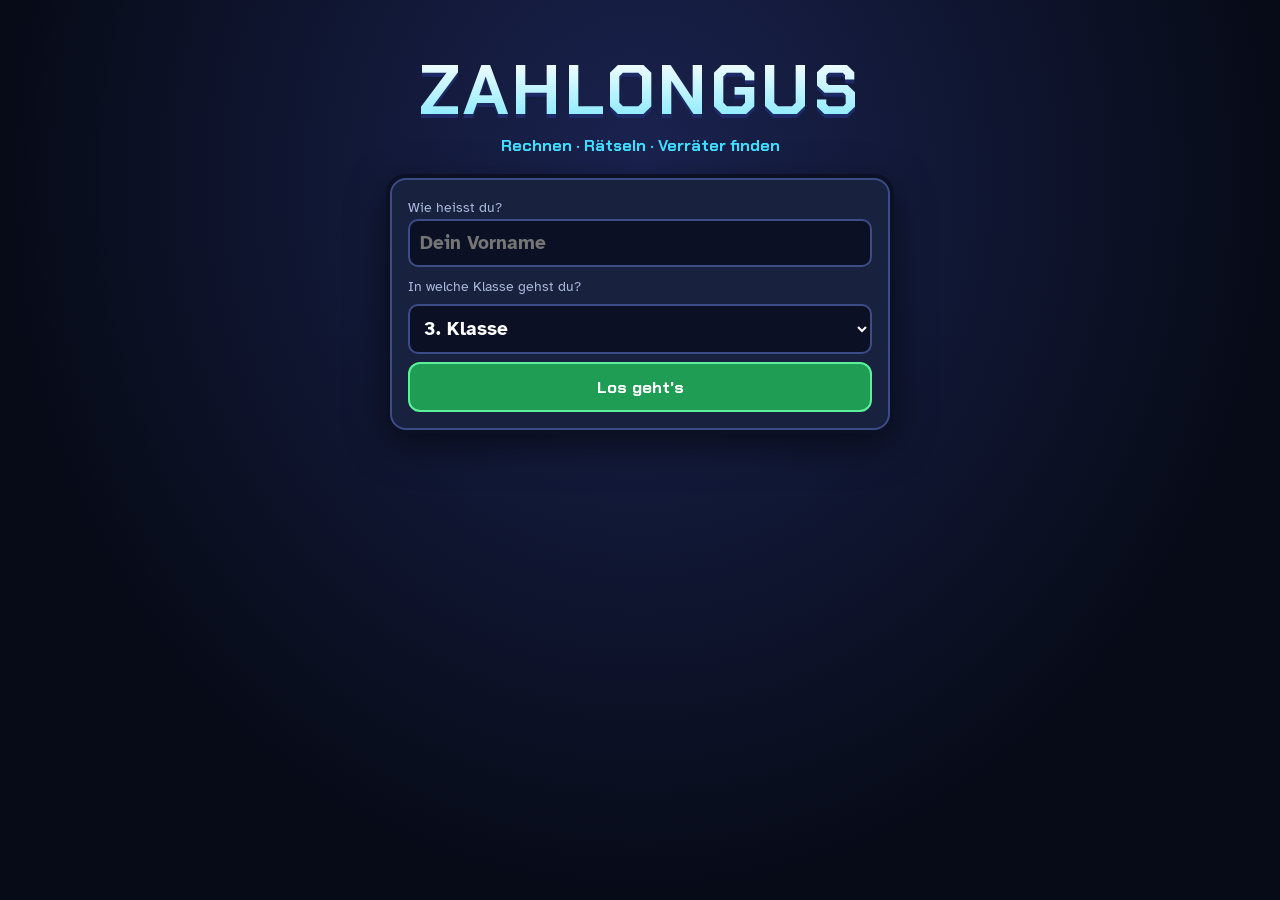
<file: zahlongus/index.html>
<!doctype html>
<html lang="de">
<head>
<meta charset="utf-8">
<meta name="viewport" content="width=device-width, initial-scale=1, maximum-scale=1, user-scalable=no, viewport-fit=cover">
<title>Zahlongus – Mathe-Raumschiff</title>
<meta name="description" content="Kostenloses Mathe-Lernspiel für die 1. bis 6. Klasse nach Lehrplan 21: Aufgaben lösen, eingefrorene Crew-Mitglieder melden und den Verräter finden. Ohne Werbung, ohne Anmeldung.">
<meta name="theme-color" content="#070b18">
<link rel="manifest" href="manifest.webmanifest">
<link rel="icon" type="image/png" sizes="192x192" href="icon-192.png">
<link rel="apple-touch-icon" href="apple-touch-icon.png">
<meta name="apple-mobile-web-app-title" content="Zahlongus">
<meta property="og:type" content="website">
<meta property="og:locale" content="de_CH">
<meta property="og:title" content="Zahlongus – Mathe-Raumschiff">
<meta property="og:description" content="Mathe-Lernspiel für die 1. bis 6. Klasse (Lehrplan 21). Gratis, ohne Werbung, ohne Anmeldung.">
<meta property="og:url" content="https://acortese-wq.github.io/Pokemon_LP21/zahlongus/">
<meta property="og:image" content="https://acortese-wq.github.io/Pokemon_LP21/zahlongus/vorschau.png">
<meta property="og:image:width" content="1200">
<meta property="og:image:height" content="630">
<meta name="twitter:card" content="summary_large_image">
<link rel="stylesheet" href="../fonts/fonts.css">
<style>
/* Layout: Vollbild-Raumschiff (Canvas) von oben, HUD oben, Joystick links, Aktionsknöpfe rechts; Tafeln als Raumschiff-Konsolen */
:root{
  color-scheme: dark;
  --space:#070b18; --hull:#151c33; --panel:#18213d; --panel2:#222d52; --line:#3b4c86; --ink:#eef3ff; --ink2:#a9b6dc;
  --cyan:#3fe0ff; --green:#45d17a; --red:#ff4d5e; --gold:#ffd447; --violet:#a07bff;
  --f-head:'Chakra Petch','Atkinson Hyperlegible',system-ui,sans-serif;
  --f-body:'Atkinson Hyperlegible',system-ui,-apple-system,'Segoe UI',sans-serif;
  --f-emoji:'Apple Color Emoji','Segoe UI Emoji','Noto Color Emoji',sans-serif;
}
[hidden]{display:none!important}
*{box-sizing:border-box}
html,body{margin:0;height:100%;overflow:hidden;background:var(--space);color:var(--ink);font:16px/1.4 var(--f-body);-webkit-tap-highlight-color:transparent;touch-action:none;user-select:none;-webkit-user-select:none}
button{font:inherit;color:inherit;cursor:pointer;touch-action:manipulation}
:focus-visible{outline:3px solid var(--gold);outline-offset:2px}
#game{position:fixed;inset:0}
#cv{position:absolute;inset:0;width:100%;height:100%;display:block}
#hud{position:absolute;left:0;right:0;top:0;padding:calc(8px + env(safe-area-inset-top,0px)) 10px 0;display:flex;flex-direction:column;gap:6px;pointer-events:none}
.hrow{display:flex;gap:8px;align-items:center;flex-wrap:wrap}
.pill{background:rgba(10,15,35,.78);border:1px solid var(--line);border-radius:8px;padding:4px 9px;font:700 .85rem var(--f-head);white-space:nowrap;display:inline-flex;gap:6px;align-items:center}
.tbar{flex:1;min-width:140px;max-width:420px;height:20px;background:#0b1024;border:2px solid var(--line);border-radius:6px;position:relative;overflow:hidden}
.tbar i{position:absolute;left:0;top:0;bottom:0;background:linear-gradient(90deg,#2fbf6b,#7cff9e)}
.tbar span{position:relative;display:block;text-align:center;font:700 .78rem/16px var(--f-head)}
.role{font:700 .85rem var(--f-head);padding:4px 10px;border-radius:8px}
.role.crew{background:#1d6fb8}.role.imp{background:#b8233a}
/* Aufgabenfeld: einklappbar, eingeklappt bleibt eine kompakte Zusammenfassung sichtbar */
#tasks{pointer-events:auto;align-self:flex-start;background:rgba(10,15,35,.84);border:1px solid var(--line);border-radius:12px;width:min(300px,64vw);overflow:hidden;transition:width .22s ease,box-shadow .3s}
#tasks.closed{width:auto;max-width:min(300px,64vw)}
#tasks .th{display:flex;align-items:center;gap:8px;width:100%;min-height:44px;padding:6px 10px;background:none;border:0;color:#fff;font:700 .88rem var(--f-head);text-align:left}
#tasks .th:active{background:rgba(255,255,255,.06)}
#tasks .th>span:first-child{white-space:nowrap;flex:none}
@media (max-width:420px){#tasks.closed .pips{display:none}}
#tasks .tsum{overflow:hidden;text-overflow:ellipsis;white-space:nowrap;min-width:0;font:400 .8rem var(--f-body);color:var(--ink2)}
#tasks:not(.closed) .tsum{display:none}
.pips{display:flex;gap:3px;flex:none}.pips i{width:9px;height:9px;border-radius:50%;background:#2c3866;border:1px solid #4a5a96}.pips i.on{background:var(--green);border-color:#7cff9e}.pips i.half{background:linear-gradient(90deg,var(--gold) 50%,#2c3866 50%)}
#tasks .chev{margin-left:auto;flex:none;display:grid;place-items:center;width:26px;height:26px;border-radius:50%;background:rgba(255,255,255,.08);transition:transform .22s ease}
#tasks.closed .chev{transform:rotate(-90deg)}
#tasks .tb{display:grid;grid-template-rows:1fr;transition:grid-template-rows .22s ease}
#tasks.closed .tb{grid-template-rows:0fr}
#tasks .tb>div{overflow:hidden;min-height:0}
#tasks .tl{padding:0 6px 6px;display:flex;flex-direction:column;gap:2px}
#tasks .t{display:flex;gap:6px;align-items:center;width:100%;min-height:36px;padding:4px 6px;border-radius:8px;background:none;border:1px solid transparent;color:#fff;font:400 .82rem/1.25 var(--f-body);text-align:left}
#tasks button.t:active{background:rgba(255,255,255,.06)}
#tasks .t.sel{background:rgba(255,212,71,.14);border-color:#ffd447}
#tasks .t .ti{font-family:var(--f-emoji);flex:none}
#tasks .t .tr{color:var(--ink2);font-size:.75rem}
#tasks .t .tp{margin-left:auto;flex:none;font:700 .75rem var(--f-head);color:var(--gold)}
#tasks .t.done{color:#7cff9e;opacity:.75}#tasks .t.done .tn{text-decoration:line-through}
#tasks .thint{font-size:.72rem;color:var(--ink2);padding:2px 6px 0}
#tasks.flash{animation:tflash .9s ease-out}
@keyframes tflash{25%{box-shadow:0 0 0 3px var(--green),0 0 18px var(--green)}}
.banner{background:#b8233a;color:#fff;font:700 .9rem var(--f-head);padding:5px 10px;border-radius:8px;animation:pulse 1s ease-in-out infinite;pointer-events:none;align-self:center}
@keyframes pulse{50%{opacity:.6}}
#acts{position:absolute;right:12px;bottom:calc(14px + env(safe-area-inset-bottom,0px));display:flex;flex-direction:column;gap:10px;align-items:flex-end}
.ab{min-width:88px;min-height:72px;border-radius:16px;border:3px solid rgba(255,255,255,.7);background:rgba(20,30,60,.85);color:#fff;font:700 .95rem var(--f-head);display:flex;flex-direction:column;align-items:center;justify-content:center;gap:2px;padding:6px 10px}
.ab span{font-family:var(--f-emoji);font-size:1.6rem;line-height:1}
.ab.use{background:#1d6fb8}.ab.rep{background:#c2410c}.ab.frz{background:#2a8fb3}.ab.sab{background:#7b2cbf}.ab.emg{background:#b8233a}
.ab:disabled{opacity:.4}
.ab small{font:700 .72rem var(--f-body)}
#modal,#screen{position:fixed;inset:0;z-index:30;display:flex;align-items:center;justify-content:center;padding:calc(10px + env(safe-area-inset-top,0px)) 10px calc(10px + env(safe-area-inset-bottom,0px));background:rgba(3,6,15,.72);overflow:auto}
#screen{z-index:40;background:radial-gradient(ellipse at 50% 20%,#1a2350,#070b18 70%);align-items:flex-start}
.panel{width:min(500px,100%);margin:auto;background:var(--panel);border:2px solid var(--line);border-radius:16px;box-shadow:0 0 0 4px #0b1024,0 12px 40px rgba(0,0,0,.6);padding:16px;max-height:100%;overflow:auto}
.panel h2{font:700 1.4rem var(--f-head);margin:0 0 8px;letter-spacing:.02em;text-wrap:balance}
.panel h3{font:700 1.05rem var(--f-head);margin:14px 0 6px;color:var(--cyan)}
.fine{font-size:.86rem;color:var(--ink2);margin:4px 0 8px}
.btn{display:flex;align-items:center;justify-content:center;gap:8px;width:100%;min-height:50px;margin-top:8px;padding:10px 14px;border-radius:12px;border:2px solid var(--line);background:var(--panel2);color:#fff;font:700 1.05rem var(--f-head)}
.btn.go{background:#1f9d55;border-color:#5cf09a}.btn.red{background:#b8233a;border-color:#ff8090}.btn.blue{background:#1d6fb8;border-color:#7cc4ff}
.btn:disabled{opacity:.45}
.row2{display:grid;grid-template-columns:1fr 1fr;gap:8px}
.inp{width:100%;font:700 1.2rem var(--f-body);padding:10px;border-radius:10px;border:2px solid var(--line);background:#0b1024;color:#fff}
/* Aufgabe */
.qhead{display:flex;justify-content:space-between;align-items:center;gap:8px}
.qtitle{font:700 1.05rem var(--f-head)}
.qtopic{font-size:.75rem;color:var(--ink2);margin-top:2px}
.qvis svg{max-width:100%;height:auto}
.entry span{width:clamp(28px,9vw,40px)!important}
.steps{display:flex;gap:6px;margin-top:6px}.steps i{width:22px;height:8px;border-radius:4px;background:#2c3866}.steps i.on{background:var(--green)}
.tipb{border:2px solid #ffe28a;background:#7a5a00;color:#fff;border-radius:10px;font:700 .85rem var(--f-head);padding:5px 9px;flex:none}
.blitzw{display:flex;align-items:center;gap:6px;margin-top:8px}.blitzl{font:700 .75rem var(--f-head);color:var(--gold)}
.blitz{flex:1;height:8px;background:#0b1024;border-radius:4px;overflow:hidden;position:relative}
.blitz i{position:absolute;inset:0;background:linear-gradient(90deg,#ff9d00,#ffe066);transform-origin:left;animation:blitz linear forwards}
@keyframes blitz{to{transform:scaleX(0)}}
.qt{margin:10px 0 6px;font:700 1.9rem var(--f-body);text-align:center;overflow-wrap:anywhere}
.qt.long{font-size:1.1rem;text-align:left}
.qvis{display:flex;justify-content:center;color:#222;background:#fff;border-radius:10px;padding:4px}
.entry{display:flex;justify-content:center;min-height:50px;margin:4px 0}
.entry span{width:40px;height:50px;display:grid;place-items:center;font:700 1.9rem var(--f-body);background:#0b1024;border:2px solid var(--cyan);margin-left:-2px;color:var(--cyan)}
.entry .cur{animation:blink 1s steps(2) infinite}@keyframes blink{50%{background:#1b2650}}
.kp{display:grid;grid-template-columns:repeat(3,1fr);gap:7px;margin-top:8px}
.kp button{height:54px;border-radius:12px;border:2px solid var(--line);background:var(--panel2);font:700 1.6rem var(--f-body);color:#fff}
.kp button:active{background:#33417a}.kp .ok{background:#1f9d55;border-color:#5cf09a}
.ch{display:grid;grid-template-columns:1fr 1fr;gap:8px;margin-top:8px}.ch.c3{grid-template-columns:repeat(3,1fr)}
.chb{min-height:58px;border-radius:12px;border:2px solid var(--line);background:var(--panel2);font:700 1.4rem var(--f-body);color:#fff}.ch.c3 .chb{font-size:2rem}
.fbh{font:700 1.3rem var(--f-head);color:var(--red);margin:0}
.bigans{font:700 1.5rem var(--f-body);color:#7cff9e}
.hint{background:#2b2a12;border:2px solid #8a7a20;border-radius:10px;padding:8px 10px;font-weight:700;overflow-wrap:anywhere}
.aid{display:flex;flex-direction:column;align-items:center;gap:2px;margin:8px 0;background:#fff;border-radius:10px;padding:6px;color:#222}
.aid svg{max-width:100%;height:auto;overflow:visible}.aid .cap{font-size:.85rem;font-weight:700;color:#555}
.arc{fill:none;stroke:#2a66cc;stroke-width:3;stroke-linecap:round;stroke-dasharray:1;stroke-dashoffset:1;animation:draw .55s ease-out forwards}@keyframes draw{to{stroke-dashoffset:0}}
.fi{opacity:0;animation:fadeIn .35s ease-out forwards}@keyframes fadeIn{to{opacity:1}}
.pp{transform-box:fill-box;transform-origin:center;animation:pop2 .35s cubic-bezier(.3,1.6,.6,1) both}@keyframes pop2{from{transform:scale(0)}}
.fly{animation:flyin .45s ease-out both}@keyframes flyin{from{transform:translate(var(--dx),var(--dy));opacity:0}}
.drop{animation:dropIn .7s cubic-bezier(.3,1.6,.6,1) both}@keyframes dropIn{from{transform:translateY(-40px);opacity:0}}
.hand{transform-origin:60px 60px;transform:rotate(var(--a));animation:handspin 1.3s cubic-bezier(.2,.8,.3,1) both}@keyframes handspin{from{transform:rotate(calc(var(--a) - 360deg))}}
.shake{animation:shake .4s}@keyframes shake{20%{transform:translateX(-8px)}40%{transform:translateX(8px)}60%{transform:translateX(-5px)}80%{transform:translateX(5px)}}
/* Besprechung */
.chat{display:flex;flex-direction:column;gap:8px;max-height:46vh;overflow:auto;padding:4px}
.msg{display:grid;grid-template-columns:40px 1fr;gap:8px;align-items:start;animation:fadeIn .3s ease-out both}
.msg canvas{width:40px;height:40px}
.msg .b{background:#0f1630;border:1px solid var(--line);border-radius:10px;padding:6px 9px}
.msg .b b{font-family:var(--f-head);font-size:.85rem}
.msg.sys .b{background:#3a1520;border-color:#ff8090}
.msg.gh .b{background:#241a46;border-color:#a07bff;font-style:italic}.msg.gh img{opacity:.55}
.ab.wsp{background:#5b3fb8;animation:pulse 1.2s ease-in-out infinite}
.pill.gh{border-color:#a07bff}
.whc{display:grid;gap:8px;margin-top:8px}
.votes{display:grid;grid-template-columns:repeat(auto-fill,minmax(130px,1fr));gap:8px;margin-top:8px}
.vb{display:flex;align-items:center;gap:8px;padding:6px 8px;border-radius:12px;border:2px solid var(--line);background:var(--panel2);color:#fff;font:700 .95rem var(--f-head);text-align:left;min-height:56px}
.vb canvas{width:40px;height:40px;flex:none}
.vb.dead{opacity:.35}.vb.sel{border-color:var(--gold);background:#4a3b05}
.vb .vc{margin-left:auto;font-family:var(--f-emoji)}
/* Titel, Garderobe */
.logo{font:700 clamp(2.6rem,13vw,4.4rem)/1 var(--f-head);text-align:center;margin:5vh 0 2px;letter-spacing:.04em;background:linear-gradient(180deg,#fff,#7fe9ff);-webkit-background-clip:text;background-clip:text;color:transparent;filter:drop-shadow(0 4px 0 #1d2a66)}
.sub{text-align:center;color:var(--cyan);font:700 1rem var(--f-head);margin:0 0 14px}
.wrap{width:min(500px,100%);margin:0 auto;display:flex;flex-direction:column;gap:8px}
.preview{display:flex;justify-content:center}
.colors{display:grid;grid-template-columns:repeat(auto-fill,minmax(74px,1fr));gap:8px}
.cs{display:flex;flex-direction:column;align-items:center;gap:2px;padding:6px 2px 5px;border-radius:12px;border:2px solid var(--line);background:var(--panel2);color:#fff;font:700 .72rem var(--f-body);position:relative;overflow:hidden}
.cs::before{content:'';position:absolute;left:0;right:0;top:0;height:6px;background:var(--c)}
.cs img{width:44px;height:44px}.cs.on{border-color:var(--gold);background:#4a3b05;box-shadow:0 0 0 2px var(--gold)}
.hats{display:grid;grid-template-columns:repeat(auto-fill,minmax(88px,1fr));gap:8px}
.hb{display:flex;flex-direction:column;align-items:center;gap:2px;padding:8px 4px;border-radius:12px;border:2px solid var(--line);background:var(--panel2);color:#fff;font-weight:700;font-size:.8rem}
.hb .e{font-family:var(--f-emoji);font-size:1.8rem;line-height:1.1;min-height:2rem}
.hb.on{border-color:var(--gold);background:#4a3b05}.hb.lock{opacity:.6}.hb.can{opacity:1;border-color:#5cf09a;border-style:dashed}
.tbl th:first-child{width:52%}.tbl th:nth-child(2){width:28%}.tbl td{overflow:hidden;text-overflow:ellipsis}
.hcat{font:700 .9rem var(--f-head);color:var(--ink2);margin:12px 0 6px}
.kpis{display:grid;grid-template-columns:repeat(3,1fr);gap:6px}.kpis div{background:#0f1630;border-radius:10px;padding:6px 8px;display:flex;flex-direction:column}.kpis b{font:700 1.4rem var(--f-head)}.kpis span{font-size:.75rem;color:var(--ink2)}
.tbl{width:100%;table-layout:fixed;border-collapse:collapse;font-size:.85rem}.tbl th,.tbl td{padding:5px;border-bottom:1px solid var(--line);text-align:left;white-space:nowrap}
.rowx{display:flex;justify-content:space-between;align-items:center;gap:10px;padding:6px 0;border-bottom:1px solid var(--line)}.rowx select{font:inherit;padding:4px;background:#0b1024;color:#fff;border:1px solid var(--line);border-radius:6px}
.reveal{text-align:center;padding:30px 10px}
.reveal h1{font:700 clamp(2.2rem,10vw,3.6rem) var(--f-head);margin:10px 0}
#toast{position:fixed;left:50%;top:max(calc(80px + env(safe-area-inset-top,0px)),30vh);transform:translateX(-50%);z-index:70;max-width:min(440px,calc(100% - 32px));background:rgba(10,15,35,.92);border:2px solid var(--cyan);border-radius:10px;padding:8px 14px;font:700 .95rem var(--f-head);text-align:center;pointer-events:none}
.float{position:fixed;z-index:65;transform:translate(-50%,-50%);font:700 1.2rem var(--f-head);color:#7cff9e;text-shadow:0 2px 0 #000;pointer-events:none;animation:floatUp 1.2s ease-out forwards;white-space:nowrap}
@keyframes floatUp{0%{opacity:0;transform:translate(-50%,-20%) scale(.7)}15%{opacity:1;transform:translate(-50%,-60%) scale(1.15)}100%{opacity:0;transform:translate(-50%,-190%)}}
@media (prefers-reduced-motion: reduce){*,*::before,*::after{animation:none!important;transition:none!important}.arc{stroke-dashoffset:0}.fi{opacity:1}}
</style>
</head>
<body>
<div id="game"><canvas id="cv" aria-label="Raumschiff"></canvas><div id="hud"><div id="hudTop"></div><div id="tasks" hidden></div></div><div id="acts"></div></div>
<div id="modal" hidden></div>
<div id="screen" hidden></div>
<div id="toast" hidden></div>
<script>
(function(){
'use strict';
/* =========================================================
   Zahlongus – Rechen-Raumschiff, Mathematik 1. bis 6. Klasse nach Lehrplan 21
   ========================================================= */
const $=s=>document.querySelector(s);
const R=(a,b)=>a+Math.floor(Math.random()*(b-a+1));
const P=a=>a[Math.floor(Math.random()*a.length)];
const clamp=(v,a,b)=>Math.max(a,Math.min(b,v));
const esc=s=>String(s).replace(/[&<>"']/g,c=>({'&':'&amp;','<':'&lt;','>':'&gt;','"':'&quot;',"'":'&#39;'}[c]));
const shuffle=a=>{for(let i=a.length-1;i>0;i--){const j=Math.floor(Math.random()*(i+1));[a[i],a[j]]=[a[j],a[i]]}return a};
const pad2=n=>String(n).padStart(2,'0');
const RM=matchMedia('(prefers-reduced-motion: reduce)').matches;
const APP_VERSION='2026-11-12z9';
const KEY='zahlongus_v1';
let S=null;

/* ---------- Aufgaben (LP21 Mathematik, 3. Klasse) ---------- */
function parts(b){return [Math.floor(b/100)*100,Math.floor(b%100/10)*10,b%10].filter(Boolean)}
function jumpsAdd(a,b){let c=a;const j=[];for(const p of parts(b)){const u=p>=100?100:p>=10?10:1;if(u<100){const d=Math.floor(c/u)%10,f=(10-d)*u;if(d>0&&p>f){j.push(f,p-f);c+=p;continue}}j.push(p);c+=p}return j}
function jumpsSub(a,b){let c=a;const j=[];for(const p of parts(b)){const u=p>=100?100:p>=10?10:1;if(u<100){const d=Math.floor(c/u)%10,f=d*u;if(d>0&&p>f){j.push(f,p-f);c-=p;continue}}j.push(p);c-=p}return j}
function hintAdd(a,b){const j=jumpsAdd(a,b);if(b<10&&a>=10&&j.length===1)return `Rechne die Einer: ${a%10} + ${b} = ${a%10+b}  →  ${a+b}`;let c=a;return j.map(x=>`${c} + ${x} = ${c+=x}`).join('  →  ')}
function hintSub(a,b){const j=jumpsSub(a,b);if(b<10&&a>=10&&j.length===1&&a%10>=b)return `Rechne die Einer: ${a%10} − ${b} = ${a%10-b}  →  ${a-b}`;let c=a;return j.map(x=>`${c} − ${x} = ${c-=x}`).join('  →  ')}
const LA=(a,b)=>({t:'line',start:a,jumps:jumpsAdd(a,b)}),LS=(a,b)=>({t:'line',start:a,jumps:jumpsSub(a,b).map(x=>-x)});
function hintMal(f,b){
  if(f===1)return `1 · ${b} = ${b}`;
  if(f===10)return `10 · ${b} = ${10*b} (eine Null anhängen)`;
  if(f===2)return `Verdoppeln: ${b} + ${b} = ${2*b}`;
  if(f===5)return `10 · ${b} = ${10*b}. Die Hälfte davon ist ${5*b}.`;
  if(f===9)return `10 · ${b} = ${10*b}, dann einmal ${b} weg: ${10*b} − ${b} = ${9*b}`;
  if(f>5)return `5 · ${b} = ${5*b} und ${f-5} · ${b} = ${(f-5)*b}  →  ${5*b} + ${(f-5)*b} = ${f*b}`;
  return `In ${b}er-Schritten: `+Array.from({length:f},(_,i)=>(i+1)*b).join(', ')}
function halbHint(a){const t=Math.floor(a/10)*10,e=a-t;return e?`Die Hälfte von ${t} ist ${t/2}, die Hälfte von ${e} ist ${e/2}  →  ${a/2}`:`${a} : 2 = ${a/2}`}
function cmpQ(a,b){const s=a<b?'<':a>b?'>':'=';return {text:`${a} □ ${b}`,say:`Was passt? ${a} ist kleiner, grösser oder gleich ${b}?`,kind:'choice',choices:['<','=','>'],ans:s,hint:`${a} ${s} ${b}. Vergleiche zuerst die grösste Stelle, dann die nächste.`}}
const fmtCHF=rp=>{const f=Math.floor(rp/100),r=rp%100;return f&&r?`${f} Fr. ${r} Rp.`:f?`${f} Fr.`:`${r} Rp.`};
const fmtT=(h,m)=>`${h}.${pad2(m)} Uhr`;
function clockSVG(h,m){const rad=d=>d*Math.PI/180,X=(r,a)=>(60+r*Math.sin(rad(a))).toFixed(1),Y=(r,a)=>(60-r*Math.cos(rad(a))).toFixed(1);
  let s='<svg viewBox="0 0 120 120" width="150" height="150" role="img" aria-label="Uhr"><circle cx="60" cy="60" r="56" fill="#fff" stroke="currentColor" stroke-width="4"/>';
  for(let i=0;i<60;i++){const a=i*6,r1=i%5?50:45;s+=`<line x1="${X(r1,a)}" y1="${Y(r1,a)}" x2="${X(53,a)}" y2="${Y(53,a)}" stroke="currentColor" stroke-width="${i%5?1:2.5}"/>`}
  for(let i=1;i<=12;i++){const a=i*30;s+=`<text x="${X(36,a)}" y="${(60-36*Math.cos(rad(a))+5).toFixed(1)}" text-anchor="middle" font-size="13" font-weight="700" fill="currentColor" font-family="sans-serif">${i}</text>`}
  const ha=((h%12)+m/60)*30,ma=m*6;
  s+=`<g class="hand" style="--a:${ha}deg"><line x1="60" y1="60" x2="60" y2="34" stroke="#d9443a" stroke-width="6" stroke-linecap="round"/></g>`;
  s+=`<g class="hand" style="--a:${ma}deg;animation-duration:1.7s"><line x1="60" y1="60" x2="60" y2="16" stroke="#2a66cc" stroke-width="3.5" stroke-linecap="round"/></g>`;
  return s+'<circle cx="60" cy="60" r="4" fill="currentColor"/></svg>'}

/* ---------- Anschauung: bewegte Rechenhilfen ---------- */
function scene(deco){if(!deco||RM)return '';let h='';for(const [ch,n,k] of deco)for(let i=0;i<n;i++){const dur={drift:R(16,30),fall:R(6,11),rise:R(5,10),twinkle:R(2,4),sway:R(2,4),buzz:R(5,8)}[k];
  const pos=k==='drift'?`top:${R(2,36)}%`:k==='sway'?`left:${Math.round((i+.5)*100/n)-4}%`:k==='twinkle'?`left:${R(4,92)}%;top:${R(4,86)}%`:k==='buzz'?`left:${R(5,35)}%;top:${R(30,50)}%`:`left:${R(3,94)}%`;
  const sp=ch==='bubble'||ch==='ember';h+=`<span class="d-${k}${sp?' '+ch:''}" style="${pos};animation-duration:${dur}s;animation-delay:-${(Math.random()*dur).toFixed(1)}s">${sp?'':ch}</span>`}
  return `<div class="scene" aria-hidden="true">${h}</div>`}
const qlen=(x0,y0,cx,cy,x1,y1)=>{let L=0,px=x0,py=y0;for(let i=1;i<=10;i++){const t=i/10,x=(1-t)*(1-t)*x0+2*(1-t)*t*cx+t*t*x1,y=(1-t)*(1-t)*y0+2*(1-t)*t*cy+t*t*y1;L+=Math.hypot(x-px,y-py);px=x;py=y}return L};
function lineSVG(start,jumps,reveal,emo){const W=320,y=92,pad=26,T=.7,f=v=>v.toFixed(1);const ws=jumps.map(j=>Math.max(1.6,Math.sqrt(Math.abs(j)))),tot=ws.reduce((a,b)=>a+b,0),sc=(W-2*pad)/tot;
  let x=jumps[0]<0?W-pad:pad,v=start;const pts=[{x,v}];jumps.forEach((j,i)=>{x+=(j<0?-1:1)*ws[i]*sc;v+=j;pts.push({x,v})});
  let s=`<svg viewBox="0 0 ${W} 124" width="${W}" role="img" aria-label="Zahlenstrahl"><line x1="8" y1="${y}" x2="${W-8}" y2="${y}" stroke="currentColor" stroke-width="2.5" stroke-linecap="round"/>`;
  let path=`M${f(pts[0].x)} ${y-14}`;const lens=[];
  jumps.forEach((j,i)=>{const a=pts[i],b=pts[i+1],m=(a.x+b.x)/2,h=Math.min(46,16+Math.abs(b.x-a.x)*.32),dl=(i*T).toFixed(2);
    s+=`<path d="M${f(a.x)} ${y} Q${f(m)} ${f(y-2*h)} ${f(b.x)} ${y}" pathLength="1" class="arc" style="animation-delay:${dl}s"/>`;
    s+=`<text x="${f(m)}" y="${f(y-h-8)}" text-anchor="middle" font-size="15" font-weight="700" fill="#1b4a9c" class="fi" style="animation-delay:${dl}s">${j>0?'+':'−'}${Math.abs(j)}</text>`;
    path+=` Q${f(m)} ${f(y-14-2*h)} ${f(b.x)} ${y-14}`;lens.push(qlen(a.x,y-14,m,y-14-2*h,b.x,y-14))});
  pts.forEach((p,i)=>{const last=i===pts.length-1,lab=i===0||reveal?p.v:last?'?':'';
    s+=`<line x1="${f(p.x)}" y1="${y-6}" x2="${f(p.x)}" y2="${y+6}" stroke="currentColor" stroke-width="2"/>`;
    if(lab!=='')s+=`<text x="${f(p.x)}" y="${y+26}" text-anchor="middle" font-size="15" font-weight="700" fill="${last&&reveal?'#1f6b3c':'currentColor'}" class="fi" style="animation-delay:${i?((i-1)*T+.5).toFixed(2):0}s">${lab}</text>`});
  if(emo&&!RM){const tl=lens.reduce((a,b)=>a+b,0);let acc=0;const kp=[0],kt=[0];lens.forEach((l,i)=>{acc+=l;kp.push((acc/tl).toFixed(3));kt.push(((i+1)/lens.length).toFixed(3))});kp[kp.length-1]=1;kt[kt.length-1]=1;
    s+=`<text font-size="24" text-anchor="middle" dominant-baseline="middle">${emo}<animateMotion dur="${(jumps.length*T).toFixed(2)}s" begin="0s" fill="freeze" calcMode="linear" keyPoints="${kp.join(';')}" keyTimes="${kt.join(';')}" path="${path}"/></text>`}
  return s+'</svg>'}
function dotsSVG(r,c){const g=17,W=c*g+8,H=r*g+8+(r>5?6:0);let s=`<svg viewBox="0 0 ${W} ${H}" width="${Math.min(W*1.25,300)}" role="img" aria-label="Punktefeld">`;
  for(let i=0;i<r;i++)for(let j=0;j<c;j++)s+=`<circle cx="${4+j*g+g/2}" cy="${4+i*g+g/2+(i>=5?6:0)}" r="6.5" fill="${i<5?'#2a66cc':'#e0574b'}" class="pp" style="animation-delay:${(i*.2+j*.03).toFixed(2)}s"/>`;
  if(r>5)s+=`<line x1="2" y1="${4+5*g+3}" x2="${W-2}" y2="${4+5*g+3}" stroke="currentColor" stroke-dasharray="4 3" stroke-width="1.5"/>`;
  return s+`</svg><span class="cap">${r} Reihe${r>1?'n':''} mit je ${c} Punkten</span>`}
function shareSVG(n,d){const q=n/d,cols=Math.min(d,5),rows=Math.ceil(d/5),cw=60,W=cols*cw+10,H=rows*cw+50,per=Math.ceil(Math.sqrt(q)),step=Math.min(.12,3/n);
  const cx=i=>5+(i%cols)*cw+cw/2,cy=i=>45+Math.floor(i/cols)*cw+cw/2;let s=`<svg viewBox="0 0 ${W} ${H}" width="${Math.min(W*1.1,320)}" role="img" aria-label="Gerecht verteilen">`;
  for(let i=0;i<d;i++)s+=`<circle cx="${cx(i)}" cy="${cy(i)}" r="26" fill="#fff6dc" stroke="#b87c05" stroke-width="2"/>`;
  for(let k=0;k<n;k++){const p=k%d,m=Math.floor(k/d),x=cx(p)+((m%per)-(per-1)/2)*9,y=cy(p)+(Math.floor(m/per)-(Math.ceil(q/per)-1)/2)*9;
    s+=`<circle cx="${x.toFixed(1)}" cy="${y.toFixed(1)}" r="3.8" fill="#e0574b" class="fly" style="--dx:${(W/2-x).toFixed(1)}px;--dy:${(10-y).toFixed(1)}px;animation-delay:${(k*step).toFixed(2)}s"/>`}
  return s+`</svg><span class="cap">${n} gerecht auf ${d} verteilt</span>`}
function blocksSVG(n){const h=Math.floor(n/100),z=Math.floor(n%100/10),e=n%10,u=4.6,Q=u*10,W=300;let s='',x=4,y=4,k=0;const del=()=>`style="animation-delay:${(k++*.12).toFixed(2)}s"`;
  for(let i=0;i<h;i++){if(x+Q>W){x=4;y+=Q+6}let g='';for(let t=1;t<10;t++)g+=`<line x1="${x+t*u}" y1="${y}" x2="${x+t*u}" y2="${y+Q}" stroke="#fff" stroke-width=".6"/><line x1="${x}" y1="${y+t*u}" x2="${x+Q}" y2="${y+t*u}" stroke="#fff" stroke-width=".6"/>`;
    s+=`<g class="pp" ${del()}><rect x="${x}" y="${y}" width="${Q}" height="${Q}" fill="#2a66cc" stroke="#1b4a9c"/>${g}</g>`;x+=Q+6}
  if(h){x=4;y+=Q+8}
  for(let i=0;i<z;i++){s+=`<rect x="${x.toFixed(1)}" y="${y}" width="${u}" height="${Q}" fill="#2e9254" stroke="#1f6b3c" stroke-width=".8" class="pp" ${del()}/>`;x+=u+4}
  if(z)x+=8;
  for(let i=0;i<e;i++){s+=`<rect x="${x.toFixed(1)}" y="${(y+Q-u).toFixed(1)}" width="${u}" height="${u}" fill="#e0574b" stroke="#9e2a22" stroke-width=".6" class="pp" ${del()}/>`;x+=u+3}
  return `<svg viewBox="0 0 ${W} ${(y+Q+4).toFixed(1)}" width="${W}" role="img" aria-label="Hunderter, Zehner und Einer">${s}</svg><span class="cap">${h} Hunderter · ${z} Zehner · ${e} Einer</span>`}
function roundSVG(a,reveal){const lo=Math.floor(a/10)*10,hi=lo+10,W=300,x0=24,x1=276,X=v=>(x0+(v-lo)/10*(x1-x0)).toFixed(1),t=a%10>=5?hi:lo;
  let s=`<svg viewBox="0 0 ${W} 100" width="${W}" role="img" aria-label="Runden"><line x1="${x0}" y1="60" x2="${x1}" y2="60" stroke="currentColor" stroke-width="2.5"/>`;
  for(let v=lo;v<=hi;v++){const L=v===lo||v===hi?10:v===lo+5?8:5;s+=`<line x1="${X(v)}" y1="${60-L}" x2="${X(v)}" y2="${60+L}" stroke="currentColor" stroke-width="${L>6?2.5:1.5}"/>`}
  s+=`<text x="${x0}" y="88" text-anchor="middle" font-size="14" font-weight="700" fill="currentColor">${lo}</text><text x="${x1}" y="88" text-anchor="middle" font-size="14" font-weight="700" fill="currentColor">${hi}</text><text x="${X(lo+5)}" y="88" text-anchor="middle" font-size="11" fill="currentColor">${lo+5}</text>`;
  s+=`<g class="drop"><text x="${X(a)}" y="36" text-anchor="middle" font-size="15" font-weight="700" fill="#d9443a">${a}</text><path d="M${X(a)-6} 41 L${+X(a)+6} 41 L${X(a)} 50 Z" fill="#d9443a"/></g>`;
  if(reveal)s+=`<path d="M${X(a)} 68 Q${((+X(a)+ +X(t))/2).toFixed(1)} 84 ${X(t)} 68" pathLength="1" class="arc" style="stroke:#2e9254;animation-delay:.8s"/>`;
  return s+'</svg>'}
function aidHTML(a,reveal){if(!a)return '';const emo='🚀';
  const inner=a.t==='line'?lineSVG(a.start,a.jumps,reveal,emo):a.t==='dots'?dotsSVG(a.r,a.c):a.t==='share'?shareSVG(a.n,a.d):a.t==='blocks'?blocksSVG(a.n):a.t==='round'?roundSVG(a.a,reveal):'';
  return inner?`<div class="aid">${inner}</div>`:''}

const RE={1:[2,5,10],2:[2,3,4,5,6,10],3:[3,4,6,7,8,9]};
const GEN={
  add(s){let a,b;
    if(s===1){if(Math.random()<.3){a=R(1,8)*10;b=R(1,10-a/10)*10}else{a=R(11,89);b=R(2,9)}}
    else if(s===2){if(Math.random()<.25){a=R(1,8)*100;b=R(1,9-a/100)*100}else{a=R(12,78);b=R(11,99-a)}}
    else{a=R(101,880);const k=Math.random();b=k<.3?R(2,9):k<.6?R(1,9)*10:R(11,99);if(Math.random()<.3)b+=R(1,3)*100;if(a+b>1000)b=R(2,1000-a)}
    return {text:`${a} + ${b} = ?`,ans:a+b,hint:hintAdd(a,b),aid:LA(a,b)}},
  sub(s){
    if(s>1&&Math.random()<.3){const c=s===2?100:P([1000,R(3,9)*100]);const a=s===2?R(11,89):R(Math.max(11,c-390),c-11);const e=(10-a%10)%10;
      const h=e?`${a} + ${e} = ${a+e}  →  ${a+e} + ${c-a-e} = ${c}  →  zusammen ${c-a}`:`${a} + ${c-a} = ${c}`;
      return {text:`${a} + □ = ${c}`,say:`${a} plus wie viel gleich ${c}?`,ans:c-a,hint:h,aid:{t:'line',start:a,jumps:e?[e,c-a-e]:[c-a]}}}
    let a,b;
    if(s===1){if(Math.random()<.3){a=R(2,10)*10;b=R(1,a/10-1)*10}else{a=R(11,100);b=R(2,9)}}
    else if(s===2){if(Math.random()<.25){a=R(2,10)*100;b=R(1,a/100-1)*100}else{a=R(30,99);b=R(11,a-5)}}
    else{a=R(150,1000);const k=Math.random();b=k<.3?R(2,9):k<.6?R(1,9)*10:R(11,99);if(Math.random()<.3)b+=R(1,3)*100;if(b>=a)b=R(2,a-50)}
    return {text:`${a} − ${b} = ?`,ans:a-b,hint:hintSub(a,b),aid:LS(a,b)}},
  mal(s){const b=P(RE[s]);
    if(s===3&&Math.random()<.2){const f=R(2,9),t=R(2,9);return {text:`${f} · ${t*10} = ?`,ans:f*t*10,hint:`${f} · ${t} = ${f*t}  →  ${f} · ${t*10} = ${f*t*10}`}}
    const f=R(1,10);
    if(s===3&&Math.random()<.3)return {text:`□ · ${b} = ${f*b}`,say:`Wie viel mal ${b} gleich ${f*b}?`,ans:f,hint:`${f} · ${b} = ${f*b}`,aid:{t:'dots',r:f,c:b}};
    return {text:`${f} · ${b} = ?`,ans:f*b,hint:hintMal(f,b),aid:{t:'dots',r:f,c:b}}},
  div(s){const d=P(RE[s]),q=R(1,10),n=d*q;
    if(s===3&&Math.random()<.25)return {text:`${S.name} verteilt ${n} Sauerstoff-Flaschen gerecht auf ${d} Raumanzüge. Wie viele Flaschen bekommt jeder Anzug?`,ans:q,hint:`${q} · ${d} = ${n}, also ${n} : ${d} = ${q}`,aid:{t:'share',n,d}};
    if(s>=2&&Math.random()<.2)return {text:`Wie oft passt ${d} in ${n}?`,ans:q,hint:`${q} · ${d} = ${n}`,aid:{t:'share',n,d}};
    return {text:`${n} : ${d} = ?`,ans:q,hint:`Welche Zahl mal ${d} gibt ${n}?  ${q} · ${d} = ${n}`,aid:{t:'share',n,d}}},
  zahl(s){const k=s===1?['nach','vor','dopp','halb','cmp2']:s===2?['stw','ziff','zehner','cmp3','folge','dopp']:['runden','runden','folge','nach3','halb3','stw0','hunderter'];
    let a,b;
    switch(P(k)){
      case 'nach':a=R(9,99);return {text:`Welche Zahl kommt nach ${a}?`,ans:a+1,hint:`${a} + 1 = ${a+1}`,aid:{t:'line',start:a,jumps:[1]}};
      case 'vor':a=R(11,100);return {text:`Welche Zahl kommt vor ${a}?`,ans:a-1,hint:`${a} − 1 = ${a-1}`,aid:{t:'line',start:a,jumps:[-1]}};
      case 'nach3':a=P([R(100,998),R(1,9)*100-1,R(10,99)*10-1]);return {text:`Welche Zahl kommt nach ${a}?`,ans:a+1,hint:`${a} + 1 = ${a+1}`,aid:{t:'line',start:a,jumps:[1]}};
      case 'dopp':a=s===1?R(6,50):R(51,250);return {text:`Verdopple ${a}.`,ans:2*a,hint:`${a} + ${a} = ${2*a}`,aid:LA(a,a)};
      case 'halb':a=R(3,50)*2;return {text:`Wie viel ist die Hälfte von ${a}?`,ans:a/2,hint:halbHint(a),aid:a<=40?{t:'share',n:a,d:2}:null};
      case 'halb3':a=R(51,500)*2;return {text:`Wie viel ist die Hälfte von ${a}?`,ans:a/2,hint:halbHint(a)};
      case 'cmp2':a=R(10,99);b=Math.random()<.1?a:R(10,99);return cmpQ(a,b);
      case 'cmp3':a=R(100,999);b=Math.random()<.5?Number(String(a).split('').reverse().join('')):R(100,999);if(b<100)b+=100;if(Math.random()<.1)b=a;return cmpQ(a,b);
      case 'stw':{const h=R(1,9),z=R(0,9),e=R(0,9),n=h*100+z*10+e;return {text:`${h} Hunderter, ${z} Zehner und ${e} Einer. Welche Zahl ist das?`,say:`${h} Hunderter, ${z} Zehner und ${e} Einer. Welche Zahl ist das?`,ans:n,hint:`${h} Hunderter = ${h*100}, ${z} Zehner = ${z*10}, ${e} Einer = ${e}  →  ${n}`,aid:{t:'blocks',n}}}
      case 'stw0':{const h=R(1,9),x=R(1,9);if(Math.random()<.5)return {text:`${x} Einer und ${h} Hunderter. Welche Zahl ist das?`,say:`${x} Einer und ${h} Hunderter. Welche Zahl ist das?`,ans:h*100+x,hint:`${h} Hunderter, 0 Zehner, ${x} Einer  →  ${h*100+x}`,aid:{t:'blocks',n:h*100+x}};
        return {text:`${x} Zehner und ${h} Hunderter. Welche Zahl ist das?`,say:`${x} Zehner und ${h} Hunderter. Welche Zahl ist das?`,ans:h*100+x*10,hint:`${h} Hunderter, ${x} Zehner, 0 Einer  →  ${h*100+x*10}`,aid:{t:'blocks',n:h*100+x*10}}}
      case 'ziff':{a=R(100,999);const pos=P([['Hunderter',0],['Zehner',1],['Einer',2]]),str=String(a);return {text:`Welche Ziffer steht bei ${a} an der ${pos[0]}stelle?`,ans:+str[pos[1]],hint:`${a}: ${str[0]} Hunderter, ${str[1]} Zehner, ${str[2]} Einer`,aid:{t:'blocks',n:a}}}
      case 'zehner':{a=R(101,989);if(a%10===0)a++;const n=Math.ceil(a/10)*10;return {text:`Welche Zehnerzahl kommt nach ${a}?`,ans:n,hint:`${a} liegt zwischen ${n-10} und ${n}.`}}
      case 'hunderter':{a=R(101,989);if(a%100===0)a++;const n=Math.ceil(a/100)*100;return {text:`Welche Hunderterzahl kommt nach ${a}?`,ans:n,hint:`${a} liegt zwischen ${n-100} und ${n}.`}}
      case 'runden':{a=R(101,994);if(a%10===0)a+=3;const r=Math.round(a/10)*10;return {text:`Runde ${a} auf Zehner.`,ans:r,hint:`Die Einerziffer ist ${a%10}. ${a%10>=5?'Ab 5 wird aufgerundet':'Unter 5 wird abgerundet'}  →  ${r}`,aid:{t:'round',a}}}
      default:{const st=s===2?P([2,5,10,20]):P([25,50,100,-10,-50]);let x;
        if(st>0)x=R(1,st===100?6:st===50?14:st===25?30:30)*st;else x=st===-10?R(30,99)*10:R(4,20)*50;
        const seq=[x,x+st,x+2*st];return {text:`${seq.join(', ')}, ?`,say:`Wie geht die Zahlenfolge weiter? ${seq.join(', ')}, und dann?`,ans:x+3*st,hint:`Immer ${st>0?'+':'−'} ${Math.abs(st)}  →  ${x+2*st} ${st>0?'+':'−'} ${Math.abs(st)} = ${x+3*st}`,aid:{t:'line',start:x,jumps:[st,st,st]}}}
    }},
  markt(s){return MK[P(['geld','laenge','zeit','uhr','text','text'])](s)}
};
const MK={
  geld(s){
    if(s===1){const f=R(1,9);return {text:`${f} Fr. = ? Rp.`,say:`Wie viele Rappen sind ${f} Franken?`,ans:f*100,hint:`1 Fr. = 100 Rp.  →  ${f} Fr. = ${f*100} Rp.`}}
    if(s===2){if(Math.random()<.5){const f=R(1,9),r=R(1,19)*5;return {text:`${f} Fr. ${r} Rp. = ? Rp.`,say:`Wie viele Rappen sind ${f} Franken ${r} Rappen?`,ans:f*100+r,hint:`${f} Fr. = ${f*100} Rp., dazu ${r} Rp.  →  ${f*100+r} Rp.`}}
      const p1=R(1,4)*100+R(0,19)*5,p2=R(0,3)*100+R(2,19)*5;return {text:`Ein Glace kostet ${fmtCHF(p1)}, ein Brötli ${fmtCHF(p2).replace(/\.$/,'')}. Wie viele Rappen kostet beides zusammen?`,ans:p1+p2,hint:`${p1} Rp. + ${p2} Rp. = ${p1+p2} Rp.`}}
    const pay=P([500,1000]),price=R(10,pay/10-2)*10;
    return {text:`Du bezahlst mit ${pay/100} Fr. Ein Heft kostet ${fmtCHF(price).replace(/\.$/,'')}. Wie viele Rappen Rückgeld bekommst du?`,ans:pay-price,hint:`${pay/100} Fr. = ${pay} Rp.  →  ${pay} − ${price} = ${pay-price} Rp.`}},
  laenge(s){
    if(s===1){const m=R(1,9);return {text:`${m} m = ? cm`,ans:m*100,hint:`1 m = 100 cm  →  ${m} m = ${m*100} cm`}}
    if(s===2){const m=R(1,9),c=R(1,99);return {text:`${m} m ${c} cm = ? cm`,ans:m*100+c,hint:`${m} m = ${m*100} cm, dazu ${c} cm  →  ${m*100+c} cm`}}
    if(Math.random()<.5){const c=R(5,95);return {text:`Wie viele cm fehlen von ${c} cm bis 1 m?`,ans:100-c,hint:`1 m = 100 cm  →  100 − ${c} = ${100-c}`}}
    const a=R(2,9)*100;return {text:`${a} cm = ? m`,ans:a/100,hint:`100 cm = 1 m  →  ${a} cm = ${a/100} m`}},
  zeit(s){
    if(s===1){const [t,a]=P([['1 Stunde = ? Minuten',60],['Eine halbe Stunde = ? Minuten',30],['1 Tag = ? Stunden',24],['1 Woche = ? Tage',7],['1 Minute = ? Sekunden',60]]);return {text:t,ans:a,hint:t.replace('?',a)}}
    if(s===2){if(Math.random()<.5){const [t,a]=P([['Eine Viertelstunde = ? Minuten',15],['Drei Viertelstunden = ? Minuten',45],['2 Stunden = ? Minuten',120]]);return {text:t,ans:a,hint:t.replace('?',a)}}
      const h=R(7,17),m1=R(0,6)*5,d=R(2,5)*5;return {text:`Von ${fmtT(h,m1)} bis ${fmtT(h,m1+d)}. Wie viele Minuten sind das?`,ans:d,hint:m1?`${m1+d} − ${m1} = ${d} Minuten`:`Der lange Zeiger geht von 0 bis ${d}: ${d} Minuten`}}
    if(Math.random()<.25)return {text:'3 Stunden = ? Minuten',ans:180,hint:'60 + 60 + 60 = 180'};
    const h=R(7,17),m1=R(8,11)*5,d=R(3,9)*5,end=m1+d;
    return {text:`Von ${fmtT(h,m1)} bis ${end>=60?fmtT(h+1,end-60):fmtT(h,end)}. Wie viele Minuten sind das?`,ans:d,hint:end>=60?`Bis ${fmtT(h+1,0)} sind es ${60-m1} Min., dann noch ${end-60} Min.  →  ${d} Minuten`:`${end} − ${m1} = ${d} Minuten`}},
  uhr(s){const h=R(1,12),m=s===1?P([0,30]):s===2?P([0,15,30,45]):R(0,11)*5;const ok=fmtT(h,m);
    const cand=[fmtT(h,(m+30)%60),fmtT(h%12+1,m),fmtT(m===0?12:m/5,(h*5)%60),fmtT(h===1?12:h-1,m),fmtT(h,(m+15)%60)];
    const ch=[ok];for(const c of cand)if(ch.length<4&&!ch.includes(c))ch.push(c);
    return {text:'Wie spät ist es?',kind:'choice',choices:shuffle(ch),ans:ok,vis:clockSVG(h,m),hint:`Der kurze rote Zeiger zeigt die Stunde, der lange blaue die Minuten: ${ok}`}},
  text(s){return P(TX[s])()}
};
const TX={
  1:[()=>{const a=R(12,48),b=R(11,40);return {text:`${S.name} hat ${a} Sternkarten und findet noch ${b}. Wie viele Sternkarten sind es jetzt?`,ans:a+b,hint:hintAdd(a,b),aid:LA(a,b)}},
     ()=>{const a=R(30,95),b=R(5,a-10);return {text:`Im Lager liegen ${a} Ersatzteile. ${S.name} verbaut ${b} davon. Wie viele Ersatzteile bleiben übrig?`,ans:a-b,hint:hintSub(a,b),aid:LS(a,b)}},
     ()=>{const a=R(20,60),b=R(10,35);return {text:`Im Bus sitzen ${a} Kinder. An der Haltestelle steigen ${b} ein. Wie viele Kinder sitzen jetzt im Bus?`,ans:a+b,hint:hintAdd(a,b),aid:LA(a,b)}}],
  2:[()=>{const a=R(3,9),b=R(3,9);return {text:`Eine Astronautin trinkt jeden Tag ${a} Becher Wasser. Wie viele Becher trinkt sie in ${b} Tagen?`,ans:a*b,hint:hintMal(b,a),aid:{t:'dots',r:b,c:a}}},
     ()=>{const d=R(2,9),q=R(2,10);return {text:`${S.name} verteilt ${d*q} Batterien gerecht auf ${d} Roboter. Wie viele Batterien bekommt jeder Roboter?`,ans:q,hint:`${q} · ${d} = ${d*q}`,aid:{t:'share',n:d*q,d}}},
     ()=>{const a=R(120,450),b=R(110,400);return {text:`Im Raumschiff leuchten ${a} Lampen, in der Raumstation ${b}. Wie viele Lampen sind es zusammen?`,ans:a+b,hint:hintAdd(a,b),aid:LA(a,b)}}],
  3:[()=>{const p=R(3,9),k=R(2,5);return {text:`${S.name} hat 50 Fr. und kauft ${k} Bücher zu je ${p} Fr. Wie viele Franken bleiben übrig?`,ans:50-p*k,hint:`${k} · ${p} = ${p*k}  →  50 − ${p*k} = ${50-p*k}`}},
     ()=>{const a=R(4,9),e=R(2,7);return {text:`Ein Solarpanel hat ${a} Reihen mit je 8 Zellen. ${e} Zellen sind kaputt. Wie viele Zellen funktionieren?`,ans:a*8-e,hint:`${a} · 8 = ${a*8}  →  ${a*8} − ${e} = ${a*8-e}`}},
     ()=>{const w=R(1,4)*100+50;return {text:`${S.name} läuft jeden Tag ${w} m. Wie viele Meter sind es in 2 Tagen?`,ans:2*w,hint:`${w} + ${w} = ${2*w}`,aid:LA(w,w)}},
     ()=>{const n=R(3,9)*4;return {text:`${n} Astronauten fliegen zum Mond. In jede Kapsel passen 4. Wie viele Kapseln braucht es?`,ans:n/4,hint:`${n} : 4 = ${n/4}`,aid:{t:'share',n,d:4}}}]
};



/* =========================================================
   Lehrplan 21 Mathematik, 1. bis 6. Klasse (Zyklus 1 und 2)
   Drei Kompetenzbereiche: MA.1 Zahl und Variable, MA.2 Form und Raum,
   MA.3 Grössen, Funktionen, Daten und Zufall.
   Jedes Thema: gen(klasse, stufe 1–3) → Aufgabe {text, ans, kind, choices, hint, vis, aid}
   ========================================================= */
const BER={zv:{n:'Zahl und Variable',c:'MA.1'},fr:{n:'Form und Raum',c:'MA.2'},gf:{n:'Grössen, Funktionen, Daten und Zufall',c:'MA.3'}};
const TOP={
  zahl:{n:'Zahlen und Stellenwerte',b:'zv',g:[1,6]},add:{n:'Addieren',b:'zv',g:[1,6]},sub:{n:'Subtrahieren und Ergänzen',b:'zv',g:[1,6]},
  mal:{n:'Multiplizieren',b:'zv',g:[2,6]},div:{n:'Dividieren',b:'zv',g:[2,6]},muster:{n:'Muster, Folgen, Platzhalter',b:'zv',g:[1,6]},
  bruch:{n:'Brüche und Prozente',b:'zv',g:[3,6]},dezimal:{n:'Dezimalzahlen',b:'zv',g:[5,6]},
  formen:{n:'Formen, Körper, Winkel',b:'fr',g:[1,6]},flaeche:{n:'Umfang und Fläche',b:'fr',g:[3,6]},lage:{n:'Lage, Raster, Koordinaten',b:'fr',g:[1,6]},
  geld:{n:'Geld',b:'gf',g:[1,6]},zeit:{n:'Uhr und Zeit',b:'gf',g:[1,6]},masse:{n:'Längen, Gewichte, Hohlmasse',b:'gf',g:[2,6]},
  sach:{n:'Sachaufgaben, Proportionalität',b:'gf',g:[1,6]},daten:{n:'Daten und Zufall',b:'gf',g:[1,6]}};
const topicsFor=g=>Object.keys(TOP).filter(t=>g>=TOP[t].g[0]&&g<=TOP[t].g[1]);
const fN=n=>Number(n).toLocaleString('de-CH');                    // 12’345
const fD=(n,d)=>(n<0?'−':'')+Math.abs(n).toFixed(d).replace('.',',');  // 3,25
const opts=(ans,wrong)=>shuffle([ans,...[...new Set(wrong.map(String))].filter(w=>w!==String(ans)).slice(0,3)]).map(String);
const ch=(text,ans,wrong,hint,vis)=>({text,kind:'choice',ans:String(ans),choices:opts(String(ans),wrong),hint,vis});
const num=(text,ans,hint,aid,vis)=>({text,ans,hint,aid,vis});
/* Zerlegen grosser Zahlen nach Stellen (für Hinweise «Schritt für Schritt») */
function placeParts(b){const out=[];let p=1;while(b>0){const d=b%10;if(d)out.unshift(d*p);b=Math.floor(b/10);p*=10}return out}
function chainHint(a,b,op){let c=a;return placeParts(b).map(x=>`${fN(c)} ${op} ${fN(x)} = ${fN(c=op==='+'?c+x:c-x)}`).join('  →  ')}
const SPACE=['Astronautinnen','Raketen','Sterne','Planeten','Roboter','Satelliten','Kometen','Raumanzüge'];

/* ---------- kleine Bilder (SVG) ---------- */
const svgW=(w,h,inner,lab)=>`<svg viewBox="0 0 ${w} ${h}" width="${Math.min(300,w*1.4)}" role="img" aria-label="${lab||'Bild'}">${inner}</svg>`;
function countVis(n,emo){let s='';for(let i=0;i<n;i++){const r=Math.floor(i/10),c=i%10;s+=`<text x="${14+c*26+(c>=5?8:0)}" y="${26+r*30}" font-size="22" text-anchor="middle">${emo}</text>`}return svgW(282,Math.ceil(n/10)*30+10,s,'Bilder zählen')}
function shapeSVG(k,col){const C=col||'#2a66cc',st=`fill="${C}" fill-opacity=".25" stroke="${C}" stroke-width="4" stroke-linejoin="round"`;
  const poly=n=>Array.from({length:n},(_,i)=>{const a=-Math.PI/2+i*2*Math.PI/n;return `${(60+46*Math.cos(a)).toFixed(1)},${(60+46*Math.sin(a)).toFixed(1)}`}).join(' ');
  const m={Kreis:`<circle cx="60" cy="60" r="46" ${st}/>`,Dreieck:`<polygon points="${poly(3)}" ${st}/>`,Quadrat:`<rect x="18" y="18" width="84" height="84" ${st}/>`,Rechteck:`<rect x="8" y="30" width="104" height="60" ${st}/>`,
    Fünfeck:`<polygon points="${poly(5)}" ${st}/>`,Sechseck:`<polygon points="${poly(6)}" ${st}/>`,Achteck:`<polygon points="${poly(8)}" ${st}/>`,Raute:`<polygon points="60,10 105,60 60,110 15,60" ${st}/>`,
    Würfel:`<polygon points="25,45 70,45 70,95 25,95" ${st}/><polygon points="25,45 45,25 90,25 70,45" ${st}/><polygon points="70,45 90,25 90,75 70,95" ${st}/>`,
    Quader:`<polygon points="10,50 80,50 80,95 10,95" ${st}/><polygon points="10,50 30,30 100,30 80,50" ${st}/><polygon points="80,50 100,30 100,75 80,95" ${st}/>`,
    Kugel:`<circle cx="60" cy="60" r="46" ${st}/><ellipse cx="60" cy="60" rx="46" ry="14" fill="none" stroke="${C}" stroke-width="2" stroke-dasharray="5 4"/>`,
    Zylinder:`<path d="M25 30 V90 A35 12 0 0 0 95 90 V30" ${st}/><ellipse cx="60" cy="30" rx="35" ry="12" ${st}/>`,
    Pyramide:`<polygon points="15,95 85,95 60,15" ${st}/><polygon points="85,95 105,75 60,15" ${st}/>`,
    Kegel:`<path d="M25 90 L60 15 L95 90" ${st}/><ellipse cx="60" cy="90" rx="35" ry="11" ${st}/>`};
  return svgW(120,120,m[k],k)}
function angleSVG(deg){const r=70,a=deg*Math.PI/180,vx=deg>90?95:20,x=vx+r*Math.cos(-a),y=100+r*Math.sin(-a);
  return svgW(deg>90?200:170,120,`<line x1="${vx}" y1="100" x2="${vx+100}" y2="100" stroke="#222" stroke-width="4" stroke-linecap="round"/><line x1="${vx}" y1="100" x2="${x.toFixed(1)}" y2="${y.toFixed(1)}" stroke="#222" stroke-width="4" stroke-linecap="round"/>`+
  (deg===90?`<rect x="${vx}" y="78" width="22" height="22" fill="none" stroke="#d9443a" stroke-width="3"/>`:`<path d="M${vx+28} 100 A28 28 0 0 0 ${(vx+28*Math.cos(-a)).toFixed(1)} ${(100+28*Math.sin(-a)).toFixed(1)}" fill="none" stroke="#d9443a" stroke-width="3"/>`),'Winkel')}
function gridSVG(cells,cols,rows){const u=22;let s='';for(let y=0;y<rows;y++)for(let x=0;x<cols;x++){const on=cells.has(`${x},${y}`);s+=`<rect x="${4+x*u}" y="${4+y*u}" width="${u}" height="${u}" fill="${on?'#45d17a':'#fff'}" stroke="#9aa6c8" stroke-width="1.2"/>`}return svgW(cols*u+8,rows*u+8,s,'Häuschen')}
function rectSVG(a,b,unit,lab){const sc=Math.min(200/a,90/b),w=a*sc,h=b*sc;return svgW(w+80,h+50,`<rect x="62" y="15" width="${w}" height="${h}" fill="#cfe1ff" stroke="#2a66cc" stroke-width="3"/><text x="${62+w/2}" y="${h+38}" text-anchor="middle" font-size="15" font-weight="700" fill="#222">${a} ${unit}</text><text x="55" y="${15+h/2+5}" text-anchor="end" font-size="15" font-weight="700" fill="#222">${b} ${unit}</text>`,lab||'Rechteck')}
function fracSVG(n,d,round){if(round){let s='';for(let i=0;i<d;i++){const a0=-Math.PI/2+i*2*Math.PI/d,a1=a0+2*Math.PI/d,x0=60+50*Math.cos(a0),y0=60+50*Math.sin(a0),x1=60+50*Math.cos(a1),y1=60+50*Math.sin(a1);
    s+=`<path d="M60 60 L${x0.toFixed(1)} ${y0.toFixed(1)} A50 50 0 ${d===1?1:0} 1 ${x1.toFixed(1)} ${y1.toFixed(1)} Z" fill="${i<n?'#f2862e':'#fff'}" stroke="#222" stroke-width="2"/>`}return svgW(120,120,s,'Bruch')}
  const w=240/d;let s='';for(let i=0;i<d;i++)s+=`<rect x="${10+i*w}" y="20" width="${w}" height="50" fill="${i<n?'#f2862e':'#fff'}" stroke="#222" stroke-width="2"/>`;return svgW(260,90,s,'Bruch')}
function barSVG(data,emo){const mx=Math.max(...data.map(d=>d[1]),1),top=Math.ceil(mx/2)*2,H=140,bw=46,gap=22,W=40+data.length*(bw+gap);let s='';
  for(let v=0;v<=top;v+=top>10?5:top>6?2:1){const y=H-v/top*110;s+=`<line x1="34" y1="${y}" x2="${W}" y2="${y}" stroke="#d6dcec" stroke-width="1"/><text x="28" y="${y+4}" text-anchor="end" font-size="11" fill="#555">${v}</text>`}
  data.forEach(([e,v],i)=>{const x=44+i*(bw+gap),h=v/top*110;s+=`<rect x="${x}" y="${H-h}" width="${bw}" height="${h}" fill="#5fb8f2" stroke="#2a66cc" stroke-width="2" class="pp" style="animation-delay:${i*.1}s"/><text x="${x+bw/2}" y="${H+22}" text-anchor="middle" font-size="20">${e}</text>`});
  return svgW(W+6,H+30,s,'Säulendiagramm')}
function coordSVG(px,py,letters){const u=26,n=6;let s='';for(let i=0;i<=n;i++){s+=`<line x1="${30+i*u}" y1="10" x2="${30+i*u}" y2="${10+n*u}" stroke="#c9d1e6"/><line x1="30" y1="${10+i*u}" x2="${30+n*u}" y2="${10+i*u}" stroke="#c9d1e6"/>`}
  if(letters){for(let i=0;i<n;i++){s+=`<text x="${30+i*u+u/2}" y="${n*u+28}" text-anchor="middle" font-size="13" font-weight="700" fill="#222">${'ABCDEF'[i]}</text><text x="20" y="${10+(n-1-i)*u+u/2+5}" text-anchor="middle" font-size="13" font-weight="700" fill="#222">${i+1}</text>`}
    s+=`<text x="${30+px*u+u/2}" y="${10+(n-1-py)*u+u/2+7}" text-anchor="middle" font-size="18">⭐</text>`}
  else{s+=`<line x1="30" y1="${10+n*u}" x2="${36+n*u}" y2="${10+n*u}" stroke="#222" stroke-width="2.5"/><line x1="30" y1="${10+n*u}" x2="30" y2="4" stroke="#222" stroke-width="2.5"/>`;
    for(let i=0;i<=n;i++)s+=`<text x="${30+i*u}" y="${n*u+26}" text-anchor="middle" font-size="12" fill="#222">${i}</text><text x="20" y="${10+(n-i)*u+4}" text-anchor="middle" font-size="12" fill="#222">${i}</text>`;
    s+=`<circle cx="${30+px*u}" cy="${10+(n-py)*u}" r="6" fill="#d9443a"/><text x="${30+px*u+9}" y="${Math.max(14,10+(n-py)*u-8)+(py>=6?14:0)}" font-size="13" font-weight="700" fill="#d9443a">P</text>`}
  return svgW(n*u+44,n*u+36,s,'Raster')}
function rulerSVG(len){const u=26;let s=`<rect x="10" y="50" width="${10*u+10}" height="34" fill="#ffe8a3" stroke="#b87c05" stroke-width="2"/>`;
  for(let i=0;i<=10;i++)s+=`<line x1="${15+i*u}" y1="50" x2="${15+i*u}" y2="64" stroke="#222" stroke-width="2"/><text x="${15+i*u}" y="79" text-anchor="middle" font-size="11" fill="#222">${i}</text>`;
  s+=`<rect x="15" y="22" width="${len*u-14}" height="16" fill="#e53945"/><polygon points="${15+len*u-14},22 ${15+len*u},30 ${15+len*u-14},38" fill="#f2c9a0"/><line x1="${15+len*u}" y1="30" x2="${15+len*u}" y2="50" stroke="#222" stroke-width="1" stroke-dasharray="2 2"/>`;
  return svgW(10*u+30,92,s,'Lineal')}
function dirSVG(dx,dy){const u=34,cx=2,cy=2;let s='';for(let y=0;y<5;y++)for(let x=0;x<5;x++)s+=`<rect x="${4+x*u}" y="${4+y*u}" width="${u}" height="${u}" fill="#fff" stroke="#c9d1e6"/>`;
  s+=`<text x="${4+cx*u+u/2}" y="${4+cy*u+u/2+8}" text-anchor="middle" font-size="22">🚀</text><text x="${4+(cx+dx)*u+u/2}" y="${4+(cy+dy)*u+u/2+8}" text-anchor="middle" font-size="22">⭐</text>`;
  return svgW(5*u+8,5*u+8,s,'Raster')}
const dotsVis=n=>countVis(n,'🔵');

/* ---------- Generatoren pro Thema ---------- */
const L={
zahl(g,l){
  if(g===1){const mx=l===1?10:20;const k=P(['zaehl','nach','vor','cmp','zerl']);const a=R(2,mx-1);
    if(k==='zaehl'){const n=R(3,l===1?10:20),e=P(['⭐','🚀','🪐','👾']);return num(`Wie viele ${e} siehst du?`,n,`Zähle in Fünfer-Gruppen: ${n} = ${Math.floor(n/5)} · 5 + ${n%5}`,null,countVis(n,e))}
    if(k==='nach')return num(`Welche Zahl kommt nach ${a}?`,a+1,`${a} + 1 = ${a+1}`,{t:'line',start:a,jumps:[1]});
    if(k==='vor')return num(`Welche Zahl kommt vor ${a+1}?`,a,`${a+1} − 1 = ${a}`,{t:'line',start:a+1,jumps:[-1]});
    if(k==='zerl'){const n=R(5,10),x=R(1,n-1);return num(`${n} ist ${x} und …?`,n-x,`${x} + ${n-x} = ${n}`,LA(x,n-x))}
    return cmpQ(R(0,mx),R(0,mx))}
  if(g===2){const k=P(['ze','ze','nachz','cmp','dopp','halb']);
    if(k==='ze'){const z=R(1,9),e=R(0,9);return num(`${z} Zehner und ${e} Einer. Welche Zahl?`,z*10+e,`${z} Zehner = ${z*10}, dazu ${e} Einer → ${z*10+e}`,{t:'blocks',n:z*10+e})}
    if(k==='nachz'){let a=R(11,98);if(a%10===0)a++;return num(`Welche Zehnerzahl kommt nach ${a}?`,Math.ceil(a/10)*10,`${a} liegt zwischen ${Math.floor(a/10)*10} und ${Math.ceil(a/10)*10}.`)}
    if(k==='dopp'){const a=R(3,l===3?50:25);return num(`Verdopple ${a}.`,2*a,`${a} + ${a} = ${2*a}`,LA(a,a))}
    if(k==='halb'){const a=R(2,l===3?50:20)*2;return num(`Die Hälfte von ${a}?`,a/2,halbHint(a))}
    return cmpQ(R(10,100),R(10,100))}
  if(g===3)return GEN.zahl(l);
  const mx=g===4?(l===3?1000000:100000):g===5?10000000:1000000000;
  const k=P(['stelle','runden','runden','nach','cmp','zus']);
  if(k==='stelle'){const n=R(mx/100,mx-1),names=['Einer','Zehner','Hunderter','Tausender','Zehntausender','Hunderttausender','Millionen'],len=String(n).length,i=R(0,Math.min(len,7)-1);
    return num(`Welche Ziffer steht bei ${fN(n)} an der ${names[i]}stelle?`,+String(n)[len-1-i],`Von rechts: Einer, Zehner, Hunderter, Tausender … Die ${names[i]}stelle ist die ${i+1}. Stelle von rechts.`)}
  if(k==='runden'){const st=g===4?P([100,1000]):P([1000,10000,100000]);let n=R(st*2,Math.min(mx,st*900));if(n%st===0)n+=Math.round(st/3);const r=Math.round(n/st)*st;
    return ch(`Runde ${fN(n)} auf ${fN(st)}er.`,fN(r),[fN(r+st),fN(r-st),fN(Math.floor(n/st)*st===r?r+st:Math.floor(n/st)*st)],`Schau die Ziffer rechts neben der ${fN(st)}er-Stelle an: ab 5 aufrunden, sonst abrunden → ${fN(r)}`)}
  if(k==='nach'){const st=P([1,10,100,1000]);const n=R(1000,mx/10)*10-st;return ch(`Welche Zahl ist ${fN(st)} grösser als ${fN(n)}?`,fN(n+st),[fN(n+st*10),fN(n+st*100),fN(n-st)],`${fN(n)} + ${fN(st)} = ${fN(n+st)}`)}
  if(k==='zus'){const t=R(1,9),h=R(0,9),z=R(0,9),e=R(1,9);const big=g>4?R(1,9):0;const n=big*10000+t*1000+h*100+z*10+e;
    return num(`${big?big+' Zehntausender, ':''}${t} Tausender, ${h} Hunderter, ${z} Zehner, ${e} Einer = ?`,n,`Stelle für Stelle hinschreiben: ${big?big:''}${t}${h}${z}${e} → ${fN(n)}`)}
  const a=R(mx/100,mx-1),b=Math.random()<.4?Number(String(a).split('').reverse().join(''))||a+7:R(mx/100,mx-1);const s=a<b?'<':a>b?'>':'=';
  return {text:`${fN(a)} □ ${fN(b)}`,kind:'choice',choices:['<','=','>'],ans:s,hint:`Zuerst die Anzahl Stellen vergleichen, dann von links Ziffer für Ziffer: ${fN(a)} ${s} ${fN(b)}`}},
add(g,l){let a,b;
  if(g===1){if(l===1){a=R(1,8);b=R(1,10-a)}else if(l===2){a=R(11,15);b=R(1,19-a)}else{a=R(5,9);b=R(11-a,9)}return num(`${a} + ${b} = ?`,a+b,a+b>10&&a<10?`Bis 10: ${a} + ${10-a} = 10, dann noch ${b-(10-a)} → ${a+b}`:hintAdd(a,b),LA(a,b))}
  if(g===2){if(l===1){a=R(1,8)*10+R(0,5);b=R(1,4)}else if(l===2){a=R(12,88);b=R(2,9)}else{a=R(12,70);b=R(11,99-a)}return num(`${a} + ${b} = ?`,a+b,hintAdd(a,b),LA(a,b))}
  if(g===3)return GEN.add(l);
  const mx=g===4?10000:g===5?1000000:10000000;
  if(l===1){const st=mx/100;a=R(1,40)*st;b=R(1,40)*st}else if(l===2){a=R(mx/20,mx/2);b=R(10,mx/20)}else{a=R(mx/10,mx/2);b=R(mx/10,mx/2-1)}
  return num(`${fN(a)} + ${fN(b)} = ?`,a+b,`Stelle für Stelle: ${chainHint(a,b,'+')}`)},
sub(g,l){let a,b;
  if(g===1){if(l===1){a=R(3,10);b=R(1,a-1)}else if(l===2){a=R(13,19);b=R(1,a-11)}else{a=R(11,18);b=R(a-9,9)}
    if(l>1&&Math.random()<.3){const x=R(1,9),c=R(x+1,l===3?20:10);return num(`${x} + □ = ${c}`,c-x,`Von ${x} bis ${c} sind es ${c-x}.`,{t:'line',start:x,jumps:[c-x]})}
    return num(`${a} − ${b} = ?`,a-b,a>10&&a-b<10?`Bis 10: ${a} − ${a-10} = 10, dann noch ${b-(a-10)} weg → ${a-b}`:hintSub(a,b),LS(a,b))}
  if(g===2){if(Math.random()<.3){const x=R(11,89);return num(`${x} + □ = 100`,100-x,`${x} + ${(10-x%10)%10} = ${Math.ceil(x/10)*10}, dann bis 100 → ${100-x}`,{t:'line',start:x,jumps:x%10?[10-x%10,100-Math.ceil(x/10)*10]:[100-x]})}
    if(l===1){a=R(15,99);b=R(1,a%10||1)}else if(l===2){a=R(21,99);b=R(2,9)}else{a=R(40,99);b=R(11,a-10)}return num(`${a} − ${b} = ?`,a-b,hintSub(a,b),LS(a,b))}
  if(g===3)return GEN.sub(l);
  const mx=g===4?10000:g===5?1000000:10000000;
  if(Math.random()<.25){const c=P([mx/10,mx/100,mx]),x=R(c/10,c-1);return num(`${fN(x)} + □ = ${fN(c)}`,c-x,`Ergänzen: ${fN(c)} − ${fN(x)} = ${fN(c-x)}`)}
  if(l===1){const st=mx/100;a=R(20,90)*st;b=R(1,a/st-1)*st}else if(l===2){a=R(mx/10,mx-1);b=R(10,mx/20)}else{a=R(mx/4,mx-1);b=R(mx/10,a-1)}
  return num(`${fN(a)} − ${fN(b)} = ?`,a-b,`Stelle für Stelle: ${chainHint(a,b,'−')}`)},
mal(g,l){
  if(g===2){const b=l===1?P([2,10]):l===2?P([2,5,10]):P([2,3,4,5,10]),f=R(1,10);return num(`${f} · ${b} = ?`,f*b,hintMal(f,b),{t:'dots',r:f,c:b})}
  if(g===3)return GEN.mal(l);
  if(g===4){if(l===1){const a=R(2,9),b=R(2,9)*10;return num(`${a} · ${b} = ?`,a*b,`${a} · ${b/10} = ${a*b/10}, also ${a} · ${b} = ${a*b}`)}
    if(l===2){const a=R(2,9)*10,b=R(2,9)*10;return num(`${a} · ${b} = ?`,a*b,`${a/10} · ${b/10} = ${a*b/100}, dazu zwei Nullen → ${a*b}`)}
    const a=R(12,49),b=R(3,9);return num(`${a} · ${b} = ?`,a*b,`${Math.floor(a/10)*10} · ${b} = ${Math.floor(a/10)*10*b} und ${a%10} · ${b} = ${a%10*b} → ${a*b}`)}
  if(l===1){const a=R(2,99),p=P([10,100,1000]);return num(`${a} · ${fN(p)} = ?`,a*p,`Mal ${fN(p)}: ${String(p).length-1} Nullen anhängen → ${fN(a*p)}`)}
  const a=g===5?(l===2?R(102,499):R(12,49)):(l===2?R(120,999):R(102,499)),b=g===5?(l===2?R(3,9):R(12,39)):(l===2?R(12,39):R(21,49));
  return num(`${a} · ${b} = ?`,a*b,b<10?`${a} = ${placeParts(a).join(' + ')} → jeden Teil mal ${b} und addieren = ${fN(a*b)}`:`${a} · ${Math.floor(b/10)*10} = ${fN(a*Math.floor(b/10)*10)} und ${a} · ${b%10} = ${fN(a*(b%10))} → ${fN(a*b)}`)},
div(g,l){
  if(g===2){const d=l===1?2:P([2,5,10]),q=R(1,10);return num(`${d*q} : ${d} = ?`,q,`${q} · ${d} = ${d*q}`,{t:'share',n:d*q,d})}
  if(g===3)return GEN.div(l);
  if(g===4){if(l===3){const d=R(3,9),q=R(3,9),r=R(1,d-1);return num(`${d*q+r} : ${d} = ${q} Rest ?`,r,`${q} · ${d} = ${d*q}. Bis ${d*q+r} fehlen noch ${r}.`)}
    const d=R(2,9),q=R(2,9)*(l===1?10:100);return num(`${fN(d*q)} : ${d} = ?`,q,`${fN(d*q/(l===1?10:100))} : ${d} = ${q/(l===1?10:100)}, dann ${l===1?'eine Null':'zwei Nullen'} anhängen → ${q}`)}
  if(l===1){const p=P([10,100]),q=R(2,99);return num(`${fN(q*p)} : ${p} = ?`,q,`Durch ${p}: ${String(p).length-1} Null${p>10?'en':''} wegnehmen → ${q}`)}
  const d=g===5?R(3,9):(l===2?R(3,9):R(11,25)),q=g===5?(l===2?R(21,99):R(102,399)):(l===2?R(102,999):R(12,49));
  return num(`${fN(d*q)} : ${d} = ?`,q,`Prüfe mit der Umkehraufgabe: ${q} · ${d} = ${fN(d*q)}`)},
muster(g,l){
  if(g===1){if(Math.random()<.5){const st=l===1?1:2,x=R(0,8);return num(`${x}, ${x+st}, ${x+2*st}, ${x+3*st}, ?`,x+4*st,`Immer + ${st}`,{t:'line',start:x,jumps:[st,st,st,st]})}const a=R(1,9),c=R(a+1,l===3?20:10);return num(`□ + ${a} = ${c}`,c-a,`${c} − ${a} = ${c-a}`)}
  if(g===2){if(Math.random()<.5){const st=P([2,5,10,-2,-5,-10]),x=st>0?R(0,40):R(50,90);return num(`${x}, ${x+st}, ${x+2*st}, ?`,x+3*st,`Immer ${st>0?'+':'−'} ${Math.abs(st)}`)}const a=R(5,40),c=R(a+5,99);return num(`□ + ${a} = ${c}`,c-a,`Umkehraufgabe: ${c} − ${a} = ${c-a}`)}
  if(g===3){if(Math.random()<.5){const x=R(1,5),seq=[x,2*x,4*x,8*x];return num(`${seq.join(', ')}, ?`,16*x,'Immer das Doppelte')}const b=R(2,9),f=R(2,10);return num(`□ · ${b} = ${b*f}`,f,`${b*f} : ${b} = ${f}`)}
  if(g===4){if(Math.random()<.5){const st=P([25,50,250,-25,-125]),x=st>0?R(1,20)*25:R(20,40)*50;return num(`${fN(x)}, ${fN(x+st)}, ${fN(x+2*st)}, ?`,x+3*st,`Immer ${st>0?'+':'−'} ${Math.abs(st)}`)}const a=R(1,9)*100+R(1,9)*10,c=R(a+50,2000);return num(`□ − ${a} = ${c-a}`,c,`Umkehraufgabe: ${c-a} + ${a} = ${c}`)}
  const k=P(g===5?['quad','term','pvs']:['term','pvs','klam','x']);
  if(k==='quad'){const n=R(2,6);return num(`${[1,2,3,4,5,6,7].slice(0,n+1).map(i=>i*i).join(', ')}, ?`,(n+2)*(n+2),`Quadratzahlen: 1·1, 2·2, 3·3 … → ${n+2} · ${n+2} = ${(n+2)*(n+2)}`)}
  if(k==='term'){const a=R(2,9),x=R(2,12),b=R(1,20);return num(`${a} · □ + ${b} = ${a*x+b}`,x,`Zuerst ${b} wegnehmen: ${a*x+b} − ${b} = ${a*x}. Dann ${a*x} : ${a} = ${x}`)}
  if(k==='pvs'){const a=R(2,20),b=R(2,9),c=R(2,9);return num(`${a} + ${b} · ${c} = ?`,a+b*c,`Punkt vor Strich: zuerst ${b} · ${c} = ${b*c}, dann ${a} + ${b*c} = ${a+b*c}`)}
  if(k==='klam'){const a=R(2,20),b=R(2,20),c=R(2,6);return num(`(${a} + ${b}) · ${c} = ?`,(a+b)*c,`Klammer zuerst: ${a} + ${b} = ${a+b}, dann · ${c} = ${(a+b)*c}`)}
  const a=R(2,8),x=R(3,15),b=R(1,30);return num(`${a} · x − ${b} = ${a*x-b}. Wie gross ist x?`,x,`${a*x-b} + ${b} = ${a*x}, dann ${a*x} : ${a} = ${x}`)},
bruch(g,l){
  if(g===3){if(Math.random()<.5){const d=P([2,4]),m=d*R(2,6);return num(`Wie viel ist ${d===2?'die Hälfte':'ein Viertel'} von ${m}?`,m/d,`${m} : ${d} = ${m/d}`,{t:'share',n:m,d})}
    const [n,d]=P([[1,2],[1,4],[3,4],[1,3],[2,3]]);return ch('Welcher Teil ist orange?',`${n}/${d}`,['1/2','1/4','3/4','1/3','2/3'],`${n} von ${d} gleich grossen Teilen → ${n}/${d}`,fracSVG(n,d,true))}
  if(g===4){if(Math.random()<.5){const d=P([2,3,4,5,10]),n=l===1?1:R(1,d-1),m=d*R(2,10);return num(`${n}/${d} von ${m} = ?`,m/d*n,`${m} : ${d} = ${m/d}${n>1?`, dann · ${n} = ${m/d*n}`:''}`)}
    const d=P([3,4,5,6,8]),n=R(1,d-1);return ch('Welcher Teil ist orange?',`${n}/${d}`,[`${d-n}/${d}`,`${n}/${d+1}`,`${n+1}/${d}`,`${d}/${n}`],`${n} von ${d} Teilen sind gefärbt.`,fracSVG(n,d))}
  if(g===5){const k=P(['erw','cmp','dez','von']);
    if(k==='erw'){const [n,d]=P([[1,2],[1,3],[2,3],[1,4],[3,4],[2,5]]),f=R(2,5);return num(`${n}/${d} = □/${d*f}`,n*f,`Erweitern mit ${f}: Zähler und Nenner mal ${f} → ${n*f}/${d*f}`)}
    if(k==='cmp'){const [a,b,c,d]=P([[1,2,1,3],[2,3,3,4],[3,5,1,2],[2,4,1,2],[3,8,1,4],[5,6,7,8]]),x=a/b,y=c/d,s=x<y?'<':x>y?'>':'=';return {text:`${a}/${b} □ ${c}/${d}`,kind:'choice',choices:['<','=','>'],ans:s,hint:`Gleichnamig machen: ${a*d}/${b*d} und ${c*b}/${b*d} → ${a}/${b} ${s} ${c}/${d}`}}
    if(k==='dez'){const [f,dd]=P([['1/2','0,5'],['1/4','0,25'],['3/4','0,75'],['1/10','0,1'],['1/5','0,2'],['3/10','0,3']]);return ch(`${f} als Dezimalzahl?`,dd,['0,5','0,25','0,75','0,1','0,2','0,3','0,4'],`${f} = ${dd}`)}
    const d=P([4,5,8,10]),n=R(2,d-1),m=d*R(3,12);return num(`${n}/${d} von ${m} = ?`,m/d*n,`${m} : ${d} = ${m/d}, dann · ${n} = ${m/d*n}`)}
  const k=P(['addg','addu','proz','proz2']);
  if(k==='addg'){const d=R(5,12),a=R(1,d-3),b=R(1,d-a-1);return ch(`${a}/${d} + ${b}/${d} = ?`,`${a+b}/${d}`,[`${a+b}/${2*d}`,`${a*b}/${d}`,`${a+b+1}/${d}`],`Gleicher Nenner: nur die Zähler addieren → ${a+b}/${d}`)}
  if(k==='addu'){const [q,ans,w]=P([['1/2 + 1/4','3/4',['2/6','2/4','1/6']],['1/3 + 1/6','1/2',['2/9','2/6','1/9']],['1/2 + 1/3','5/6',['2/5','2/6','1/5']],['3/4 − 1/2','1/4',['2/2','1/2','2/4']],['1/2 − 1/5','3/10',['0/3','1/3','2/10']]]);return ch(`${q} = ?`,ans,w,'Zuerst gleichnamig machen (gleicher Nenner), dann die Zähler rechnen.')}
  if(k==='proz'){const p=P([10,20,25,50,75]),m=P([40,80,120,200,400,60]);return num(`${p} % von ${m} = ?`,m*p/100,`${p} % = ${p}/100. ${m} : 100 · ${p} = ${m*p/100}`)}
  const [f,p]=P([['1/2',50],['1/4',25],['3/4',75],['1/10',10],['1/5',20],['2/5',40]]);return num(`${f} = ? %`,p,`${f} = ${p}/100 = ${p} %`)},
dezimal(g,l){const k=P(g===5?['add','cmp','rund','stelle']:['mal','div','add','geld']);
  if(k==='add'){const a=R(11,99),b=R(11,99),sum=a+b;return ch(`${fD(a/10,1)} + ${fD(b/10,1)} = ?`,fD(sum/10,1),[fD((sum+10)/10,1),fD(sum/100,2),fD((sum-1)/10,1),fD((sum+1)/10,1)],`In Zehnteln rechnen: ${a} + ${b} = ${sum} Zehntel = ${fD(sum/10,1)}`)}
  if(k==='cmp'){const a=R(101,999),b=Math.random()<.5?R(11,99)*10:R(101,999),s=a<b?'<':a>b?'>':'=';return {text:`${fD(a/100,2)} □ ${fD(b/100,2)}`,kind:'choice',choices:['<','=','>'],ans:s,hint:'Zuerst die Zahl vor dem Komma vergleichen, dann Zehntel, dann Hundertstel.'}}
  if(k==='rund'){let a=R(101,999);if(a%10===0)a+=3;const r=Math.round(a/10);return ch(`Runde ${fD(a/100,2)} auf Zehntel.`,fD(r/10,1),[fD((r+1)/10,1),fD((r-1)/10,1),fD(a/100,1)==fD(r/10,1)?fD((r+2)/10,1):fD(a/100,1)],`Hundertstel ist ${a%10}: ${a%10>=5?'aufrunden':'abrunden'} → ${fD(r/10,1)}`)}
  if(k==='stelle'){const a=R(1001,9999);return num(`Wie viele Zehntel hat die Zahl ${fD(a/1000,3)} an der Zehntelstelle?`,Math.floor(a/100)%10,'Die erste Ziffer nach dem Komma sind die Zehntel.')}
  if(k==='mal'){const a=R(101,999);if(Math.random()<.5)return num(`${fD(a/100,2)} · 100 = ?`,a,`Mal 100: Komma um zwei Stellen nach rechts → ${a}`);return ch(`${fD(a/100,2)} · 10 = ?`,fD(a/10,1),[fD(a,0),fD(a/1000,3),fD(a/100,2)],`Mal 10: Komma um eine Stelle nach rechts → ${fD(a/10,1)}`)}
  if(k==='div'){const a=R(11,999),p=P([10,100]);return ch(`${a} : ${p} = ?`,fD(a/p,p===10?1:2),[fD(a/p*10,p===10?1:2),fD(a/p/10,p===10?2:3),fD(a/p*100,0)],`Durch ${p}: Komma um ${p===10?'eine Stelle':'zwei Stellen'} nach links.`)}
  const p1=R(10,99)*5,p2=R(10,99)*5;return ch(`Fr. ${(p1/100).toFixed(2)} + Fr. ${(p2/100).toFixed(2)} = ?`,`Fr. ${((p1+p2)/100).toFixed(2)}`,[`Fr. ${((p1+p2+100)/100).toFixed(2)}`,`Fr. ${((p1+p2-10)/100).toFixed(2)}`,`Fr. ${((p1+p2+5)/100).toFixed(2)}`],`In Rappen: ${p1} + ${p2} = ${p1+p2} Rp. = Fr. ${((p1+p2)/100).toFixed(2)}`)},
formen(g,l){
  const ECK={Dreieck:3,Quadrat:4,Rechteck:4,Fünfeck:5,Sechseck:6,Achteck:8,Raute:4};
  if(g<=2){if(Math.random()<.5||g===1&&l===1){const pool=g===1?['Kreis','Dreieck','Quadrat','Rechteck']:['Kreis','Dreieck','Quadrat','Rechteck','Fünfeck','Sechseck'],s=P(pool);return ch('Welche Form ist das?',s,pool,`Das ist ein ${s}.`,shapeSVG(s))}
    const s=P(g===1?['Dreieck','Quadrat','Rechteck']:['Dreieck','Quadrat','Fünfeck','Sechseck','Achteck']);return num(`Wie viele Ecken hat diese Form?`,ECK[s],`Zähle die Ecken: ein ${s} hat ${ECK[s]} Ecken.`,null,shapeSVG(s))}
  if(g===3){const k=P(['koerper','koerper','fakt']);if(k==='koerper'){const pool=['Würfel','Quader','Kugel','Zylinder','Pyramide','Kegel'],s=P(pool);return ch('Welcher Körper ist das?',s,pool,`Das ist ein${s==='Kugel'||s==='Pyramide'?'e':''} ${s}.`,shapeSVG(s))}
    const [t,a]=P([['Wie viele Ecken hat ein Würfel?',8],['Wie viele Kanten hat ein Würfel?',12],['Wie viele Flächen hat ein Würfel?',6],['Wie viele Ecken hat ein Quader?',8]]);return num(t,a,'Würfel und Quader: 8 Ecken, 12 Kanten, 6 Flächen.',null,shapeSVG(t.includes('Quader')?'Quader':'Würfel'))}
  if(g===4){const [t,a,w]=P([['Welche Figur hat 4 gleich lange Seiten und 4 rechte Winkel?','Quadrat',['Rechteck','Raute','Dreieck']],['Welche Figur hat 4 rechte Winkel, aber nicht alle Seiten gleich lang?','Rechteck',['Quadrat','Raute','Fünfeck']],['Wie viele rechte Winkel hat ein Rechteck?','4',['2','3','0']],['Welche Figur hat 4 gleich lange Seiten, aber keine rechten Winkel?','Raute',['Quadrat','Rechteck','Sechseck']],['Wie viele Symmetrieachsen hat ein Quadrat?','4',['2','1','8']],['Wie viele Symmetrieachsen hat ein Rechteck?','2',['4','1','0']]]);return ch(t,a,w,`Richtig ist: ${a}.`)}
  if(g===5||Math.random()<.4){const deg=P([30,45,60,90,120,135,150,180]),typ=deg<90?'spitzer Winkel':deg===90?'rechter Winkel':deg<180?'stumpfer Winkel':'gestreckter Winkel';
    if(deg===180||Math.random()<.6)return ch('Was für ein Winkel ist das?',typ,['spitzer Winkel','rechter Winkel','stumpfer Winkel','gestreckter Winkel'],'spitz: kleiner als 90°, recht: 90°, stumpf: zwischen 90° und 180°, gestreckt: 180°',angleSVG(deg));
    return ch('Wie gross ist dieser Winkel ungefähr?',deg+'°',[deg+30+'°',Math.abs(deg-30)+'°',180-deg===deg?deg+60+'°':180-deg+'°'],`Ein rechter Winkel hat 90°. Vergleiche damit.`,angleSVG(deg))}
  const k=P(['summe','kreis','quader']);
  if(k==='summe'){const a=R(30,80),b=R(30,150-a);return num(`Ein Dreieck hat die Winkel ${a}° und ${b}°. Wie gross ist der dritte Winkel?`,180-a-b,`Winkelsumme im Dreieck = 180° → 180 − ${a} − ${b} = ${180-a-b}`)}
  if(k==='kreis'){const r=R(2,15);return Math.random()<.5?num(`Ein Kreis hat den Radius ${r} cm. Wie gross ist der Durchmesser (cm)?`,2*r,`Durchmesser = 2 · Radius = ${2*r} cm`):num(`Ein Kreis hat den Durchmesser ${2*r} cm. Wie gross ist der Radius (cm)?`,r,`Radius = Durchmesser : 2 = ${r} cm`)}
  const [t,a]=P([['Wie viele Kanten hat eine Pyramide mit quadratischer Grundfläche?',8],['Wie viele Ecken hat eine Pyramide mit quadratischer Grundfläche?',5],['Wie viele Flächen hat ein Quader?',6],['Wie viele Kanten hat ein Quader?',12]]);return num(t,a,`Zähle am Modell: ${a}.`)},
flaeche(g,l){
  if(g===3){const cols=6,rows=4,set=new Set();const w=R(2,5),h=R(1,3),x0=R(0,cols-w),y0=R(0,rows-h);for(let y=y0;y<y0+h;y++)for(let x=x0;x<x0+w;x++)set.add(`${x},${y}`);let extra=0;if(l>1&&x0+w<cols){set.add(`${x0+w},${y0}`);extra=1}
    return num('Wie viele Häuschen sind grün?',set.size,`Zähle Reihe für Reihe: ${h} Reihen mit je ${w}${extra?', dazu 1':''} → ${set.size}`,null,gridSVG(set,cols,rows))}
  const a=R(2,g===4?12:20),b=R(2,g===4?9:15),unit=P(['cm','m']);
  if(g===4||Math.random()<.3){if(a===b||Math.random()<.3){return num(`Ein Quadrat hat die Seitenlänge ${a} ${unit}. Wie lang ist der Umfang (${unit})?`,4*a,`Umfang Quadrat = 4 · ${a} = ${4*a} ${unit}`)}return num(`Wie lang ist der Umfang dieses Rechtecks (${unit})?`,2*(a+b),`Umfang = ${a} + ${b} + ${a} + ${b} = ${2*(a+b)} ${unit}`,null,rectSVG(a,b,unit))}
  if(g===5){if(l===3)return num(`Ein Rechteck hat die Fläche ${a*b} ${unit}² und ist ${a} ${unit} lang. Wie breit ist es (${unit})?`,b,`Fläche : Länge = ${a*b} : ${a} = ${b}`);return num(`Wie gross ist die Fläche dieses Rechtecks (${unit}²)?`,a*b,`Fläche = Länge · Breite = ${a} · ${b} = ${a*b} ${unit}²`,null,rectSVG(a,b,unit))}
  const k=P(['dreieck','L','umr']);
  if(k==='dreieck'){const x=R(2,10)*2,y=R(2,10);return num(`Ein rechtwinkliges Dreieck hat die Seiten ${x} cm und ${y} cm am rechten Winkel. Fläche (cm²)?`,x*y/2,`Es ist ein halbes Rechteck: ${x} · ${y} : 2 = ${x*y/2} cm²`)}
  if(k==='L'){const A=R(4,9),B=R(4,9),c=R(1,A-2),d=R(1,B-2);return num(`Eine L-Form: Rechteck ${A} m · ${B} m, davon fehlt eine Ecke von ${c} m · ${d} m. Fläche (m²)?`,A*B-c*d,`${A} · ${B} = ${A*B}, minus ${c} · ${d} = ${c*d} → ${A*B-c*d} m²`)}
  const [t,ans]=P([['1 m² = ? dm²',100],['1 dm² = ? cm²',100],['1 m² = ? cm²',10000],['3 m² = ? dm²',300]]);return num(t,ans,'Bei Flächen ist die Umrechnungszahl 100 (10 · 10).')},
lage(g,l){
  if(g<=2){const dirs=[[1,0,'rechts'],[-1,0,'links'],[0,-1,'oben'],[0,1,'unten']];if(g===1||Math.random()<.5){const [dx,dy,n]=P(dirs);return ch('Wo ist der Stern? Vom Raumschiff aus …',n,['rechts','links','oben','unten'],`Der Stern ist ${n} vom Raumschiff.`,dirSVG(dx,dy))}
    const dx=R(-2,2),dy=R(-2,2)||1;return num('Wie viele Schritte braucht das Raumschiff mindestens bis zum Stern? (nur gerade, nicht schräg)',Math.abs(dx)+Math.abs(dy),`${Math.abs(dx)} zur Seite und ${Math.abs(dy)} nach oben oder unten → ${Math.abs(dx)+Math.abs(dy)}`,null,dirSVG(dx,dy))}
  if(g<=4){const x=R(0,5),y=R(0,5),c=`${'ABCDEF'[x]}${y+1}`;return ch('In welchem Feld ist der Stern?',c,[`${'ABCDEF'[y]}${x+1}`,`${'ABCDEF'[x]}${Math.min(6,y+2)}`,`${'ABCDEF'[Math.max(0,x-1)]}${y+1}`,`${'ABCDEF'[(x+2)%6]}${y+1}`],'Zuerst den Buchstaben unten ablesen, dann die Zahl links.',coordSVG(x,y,true))}
  if(g===6&&Math.random()<.4){const m=P([100,1000,50000]),cm=R(2,9);return num(`Ein Plan hat den Massstab 1 : ${fN(m)}. Eine Strecke ist ${cm} cm lang. Wie viele ${m>=1000?'m':'cm'} sind das in Wirklichkeit?`,m>=1000?cm*m/100:cm*m,`${cm} cm · ${fN(m)} = ${fN(cm*m)} cm${m>=1000?` = ${fN(cm*m/100)} m`:''}`)}
  const x=R(0,6),y=R(0,6);return ch('Welche Koordinaten hat der Punkt P?',`(${x}|${y})`,[`(${y}|${x})`,`(${x}|${Math.min(6,y+1)})`,`(${Math.max(0,x-1)}|${y})`],'Zuerst nach rechts (x), dann nach oben (y): (x|y).',coordSVG(x,y,false))},
geld(g,l){
  if(g===1){const c=[];let s=0;for(let i=0;i<R(2,l===1?2:3);i++){const v=P(l===1?[1,2]:[1,2,5]);c.push(v);s+=v}return num(`${c.map(v=>v+' Fr.').join(' + ')} = ? Fr.`,s,`${c.join(' + ')} = ${s}`)}
  if(g===2){if(l===1){const a=R(1,9),b=R(1,10-a);return num(`Ein Heft kostet ${a} Fr., ein Stift ${b} Fr. Wie viele Fr. zusammen?`,a+b,`${a} + ${b} = ${a+b}`)}const pay=P([10,20]),p=R(2,pay-1);return num(`Du bezahlst mit ${pay} Fr. Die Glace kostet ${p} Fr. Wie viele Fr. Rückgeld?`,pay-p,`${pay} − ${p} = ${pay-p}`)}
  if(g===3)return MK.geld(l);
  if(g===4){const n=R(2,8),p=P([150,250,350,450,50]);const tot=n*p;if(tot%100)return num(`${n} Raketen-Sticker kosten je Fr. ${(p/100).toFixed(2)}. Wie viele Rappen kosten alle?`,tot,`${n} · ${p} Rp. = ${tot} Rp.`);return num(`${n} Raketen-Sticker kosten je Fr. ${(p/100).toFixed(2)}. Wie viele Franken kosten alle?`,tot/100,`${n} · ${p} Rp. = ${tot} Rp. = ${tot/100} Fr.`)}
  if(g===5){const kg=R(2,6),p=R(2,9)*50;return num(`1 kg Äpfel kostet Fr. ${(p/100).toFixed(2)}. Wie viele Rappen kosten ${kg} kg?`,kg*p,`${kg} · ${p} = ${kg*p} Rp.`)}
  const pr=P([40,80,120,200,400,600]),pc=P([10,20,25,50]);return num(`Ein Teleskop kostet ${pr} Fr. Es gibt ${pc} % Rabatt. Wie viele Fr. Rabatt sind das?`,pr*pc/100,`${pr} : 100 · ${pc} = ${pr*pc/100} Fr.`)},
zeit(g,l){
  if(g===1){const h=R(1,12);if(l===1||Math.random()<.5)return num('Wie viel Uhr ist es? (nur die Stunde)',h,`Der kurze Zeiger zeigt auf ${h}, der lange auf 12 → ${h} Uhr`,null,clockSVG(h,0));const [t,a]=P([['Wie viele Tage hat eine Woche?',7],['Wie viele Stunden hat ein Tag?',24],['Wie viele Monate hat ein Jahr?',12]]);return num(t,a,t.replace('Wie viele','').replace('?','')+': '+a)}
  if(g===2){const h=R(1,12),m=P([0,30,15,45]);return ch('Wie viel Uhr ist es?',fmtT(h,m),[fmtT(h,(m+30)%60),fmtT(h%12+1,m),fmtT(h,(m+15)%60)],`Kurzer Zeiger: Stunde, langer Zeiger: Minuten → ${fmtT(h,m)}`,clockSVG(h,m))}
  if(g===3)return MK[P(['zeit','uhr'])](l);
  if(g===4){if(Math.random()<.5){const h=R(13,23);return num(`Es ist ${h} Uhr. Auf welche Zahl zeigt der kurze Zeiger einer normalen Uhr?`,h-12,`Nach 12 Uhr mittags beginnt die Uhr wieder bei 1: ${h} − 12 = ${h-12}`)}const h=R(7,15),m=P([0,15,30,45]),d=P([45,75,90,105,120,135]);const e=h*60+m+d;return num(`Ein Raumflug startet um ${fmtT(h,m)} und landet um ${fmtT(Math.floor(e/60),e%60)}. Wie viele Minuten dauert er?`,d,`Von ${fmtT(h,m)} bis ${fmtT(Math.floor(e/60),e%60)}: ${d} min`)}
  if(g===5){const h=R(1,4),m=R(1,11)*5;return Math.random()<.5?num(`${h} h ${m} min = ? min`,h*60+m,`${h} · 60 = ${h*60}, + ${m} = ${h*60+m} min`):num(`${h} min ${m} s = ? s`,h*60+m,`${h} · 60 = ${h*60}, + ${m} = ${h*60+m} s`)}
  if(Math.random()<.5){const d=R(1,6),h=R(1,23);return num(`${d} Tage ${h} h = ? h`,d*24+h,`${d} · 24 = ${d*24}, + ${h} = ${d*24+h} h`)}const v=P([40,60,80,90,120]),t=R(2,5);return num(`Ein Zug fährt ${v*t} km in ${t} Stunden. Wie viele km pro Stunde?`,v,`${v*t} : ${t} = ${v} km/h`)},
masse(g,l){
  if(g===2){if(l===1||Math.random()<.4){const n=R(2,9);return num('Wie lang ist der Stift? (cm)',n,'Lies am Lineal ab, wo die Spitze endet. Der Stift beginnt bei 0.',null,rulerSVG(n))}const m=R(1,5);return num(`${m} m = ? cm`,m*100,`1 m = 100 cm → ${m*100} cm`)}
  if(g===3){if(Math.random()<.5)return MK.laenge(l);const [t,a,h]=P([['1 kg = ? g',1000,'1 kg = 1000 g'],['1 l = ? dl',10,'1 l = 10 dl'],['2 kg = ? g',2000,'1 kg = 1000 g'],['Ein halbes kg = ? g',500,'1000 g : 2'],['3 l = ? dl',30,'1 l = 10 dl']]);return num(t,a,h)}
  const pool=g===4?[['km','m',1000],['kg','g',1000],['l','dl',10],['m','cm',100],['l','ml',1000]]:[['km','m',1000],['kg','g',1000],['t','kg',1000],['l','ml',1000],['m','mm',1000],['cm','mm',10]];
  const [big,small,f]=P(pool);
  if(g===4){const a=R(1,9),b=R(1,f-1);return num(`${a} ${big} ${b} ${small} = ? ${small}`,a*f+b,`${a} ${big} = ${a*f} ${small}, + ${b} = ${a*f+b} ${small}`)}
  const x=R(11,99);return num(`${fD(x/10,1)} ${big} = ? ${small}`,x*f/10,`1 ${big} = ${fN(f)} ${small} → ${fD(x/10,1)} · ${fN(f)} = ${fN(x*f/10)} ${small}`)},
sach(g,l){const it=P(SPACE);
  if(g===1){const a=R(2,9),b=R(1,9);return Math.random()<.5?num(`Im Raumschiff sind ${a} Kinder. ${b} kommen dazu. Wie viele sind es jetzt?`,a+b,`${a} + ${b} = ${a+b}`):num(`Auf dem Planeten stehen ${a+b} Raketen. ${b} fliegen weg. Wie viele bleiben?`,a,`${a+b} − ${b} = ${a}`)}
  if(g===2){const n=R(2,5),k=P([2,5,10]);return num(`In ${n} Kisten sind je ${k} Sterne. Wie viele Sterne sind es?`,n*k,`${n} · ${k} = ${n*k}`,{t:'dots',r:n,c:k})}
  if(g===3)return MK.text(l);
  if(g===4){const n=R(3,9),k=R(12,48);return num(`Eine Rakete braucht pro Tag ${k} Liter Wasser. Wie viele Liter in ${n} Tagen?`,n*k,`${n} · ${k} = ${n*k}`)}
  const a=R(2,6),p=R(2,9)*(g===5?1:3),b=R(a+1,12);
  if(g===6&&Math.random()<.4){const r=P([2,3,4]),t=2*R(2,9);return num(`${r} Roboter bauen eine Station in ${t} Stunden. Wie lange brauchen ${2*r} Roboter? (Stunden)`,t/2,`Doppelt so viele Roboter brauchen halb so lange: ${t} : 2 = ${t/2}`)}
  return num(`${a} Raumanzüge kosten ${a*p} Fr. Wie viele Fr. kosten ${b} Raumanzüge?`,b*p,`Dreisatz: 1 Anzug kostet ${a*p} : ${a} = ${p} Fr. → ${b} · ${p} = ${b*p} Fr.`)},
daten(g,l){
  const em=shuffle(['🚀','🪐','⭐','👾','🛸']).slice(0,g<=2?3:4),mx=g===1?6:g===2?10:20,data=em.map(e=>[e,R(1,mx)]);
  if(g>=3&&Math.random()<.35){
    if(g<=4){const [t,a]=P([['Du würfelst eine 7.','unmöglich'],['Du würfelst eine Zahl von 1 bis 6.','sicher'],['Du würfelst eine 6.','möglich'],['Du ziehst aus einem Sack mit nur roten Kugeln eine rote Kugel.','sicher'],['Morgen scheint die Sonne.','möglich'],['Eine Münze zeigt Kopf.','möglich']]);return ch(`${t} Ist das sicher, möglich oder unmöglich?`,a,['sicher','möglich','unmöglich'],`Das ist ${a}.`)}
    if(g===6&&Math.random()<.5){const a=R(2,4),b=R(2,4);return num(`${S.name} hat ${a} T-Shirts und ${b} Hosen. Wie viele verschiedene Kombinationen gibt es?`,a*b,`Jedes T-Shirt mit jeder Hose: ${a} · ${b} = ${a*b}`)}
    const r=R(1,5),bl=R(1,5);return ch(`In einem Sack sind ${r} rote und ${bl} blaue Kugeln. Wie gross ist die Chance, eine blaue zu ziehen?`,`${bl}/${r+bl}`,[`${r}/${r+bl}`,`${bl}/${r}`,`1/${r+bl}`,`${bl}/${r+bl+1}`],`Günstige durch mögliche: ${bl} blaue von ${r+bl} Kugeln → ${bl}/${r+bl}`)}
  const vis=barSVG(data),[e1,v1]=data[0],[e2,v2]=data[1];const tot=data.reduce((s,d)=>s+d[1],0);
  const k=g===1?P(['wieviel','meist']):g<=3?P(['wieviel','diff','meist','total']):P(['diff','total','mittel']);
  if(k==='wieviel')return num(`Wie viele ${e1} zeigt das Diagramm?`,v1,`Schau, wie hoch die Säule bei ${e1} ist: ${v1}.`,null,vis);
  if(k==='meist'){const best=data.reduce((a,b)=>b[1]>a[1]?b:a);if(data.filter(d=>d[1]===best[1]).length>1)return num(`Wie viele ${e1} zeigt das Diagramm?`,v1,`Die Säule bei ${e1} ist ${v1} hoch.`,null,vis);return ch('Wovon gibt es am meisten?',best[0],data.map(d=>d[0]),`Die höchste Säule gehört zu ${best[0]}.`,vis)}
  if(k==='diff')return num(`Wie viele ${v1>=v2?e1:e2} mehr als ${v1>=v2?e2:e1}?`,Math.abs(v1-v2),`${Math.max(v1,v2)} − ${Math.min(v1,v2)} = ${Math.abs(v1-v2)}`,null,vis);
  if(k==='mittel'){const n=data.length,m=Math.round(tot/n);data[n-1][1]+=m*n-tot;if(data[n-1][1]<1)return num(`Wie viele sind es zusammen?`,tot,`${data.map(d=>d[1]).join(' + ')} = ${tot}`,null,vis);return num('Wie gross ist der Durchschnitt (Mittelwert)?',m,`Alle zusammen: ${m*n}, geteilt durch ${n} → ${m}`,null,barSVG(data))}
  return num('Wie viele sind es zusammen?',tot,`${data.map(d=>d[1]).join(' + ')} = ${tot}`,null,vis)}
};
function genLP(topic,g,l){const q=L[topic](g,l);q.kind=q.kind||'num';return q}

/* ---------- Profil speichern ---------- */
const DEFSET={sound:true,fix:{},role:'random',tasksOpen:null,nChars:8,nImp:1};
function fresh(name){return {v:1,name,grade:3,stars:0,color:0,hat:'',owned:{'':1},stats:{},retry:{},log:[],days:{},time:{},games:0,wins:0,impGames:0,impWins:0,tasks:0,caught:0,settings:{...DEFSET,fix:{}},flags:{},savedAt:0}}
/* Spielstand: Neue Versionen ergänzen nur fehlende Felder. Nichts Vorhandenes wird gelöscht oder überschrieben. */
function migrate(){const d=fresh(S.name);for(const k in d)if(S[k]===undefined||S[k]===null&&d[k]!==null)S[k]=d[k];
  S.settings={...DEFSET,...S.settings};S.settings.fix=S.settings.fix||{};S.owned={'':1,...S.owned};
  for(const k of ['stars','games','wins','impGames','impWins','tasks','caught'])S[k]=Math.max(0,+S[k]||0);
  if(!(S.color>=0&&S.color<COLORS.length))S.color=0;if(!(S.grade>=1&&S.grade<=6))S.grade=3;S.settings.nChars=clamp(+S.settings.nChars||8,4,12);S.settings.nImp=S.settings.nImp==2?2:1;if(typeof S.hat!=='string')S.hat=''}
/* Dreifach gesichert: Browser-Speicher, Sicherungskopie und IndexedDB. Beim Laden gewinnt der neueste Stand. */
let IDBSAVE=null,idbT=0;
function idb(){return new Promise((res,rej)=>{try{const r=indexedDB.open('zahlongus',1);r.onupgradeneeded=()=>r.result.createObjectStore('kv');r.onsuccess=()=>res(r.result);r.onerror=()=>rej(r.error)}catch(e){rej(e)}})}
function idbPut(j,now){clearTimeout(idbT);const w=()=>idb().then(db=>{db.transaction('kv','readwrite').objectStore('kv').put(j,KEY)}).catch(()=>{});if(now)w();else idbT=setTimeout(w,400)}
function idbGet(){return idb().then(db=>new Promise(res=>{const r=db.transaction('kv').objectStore('kv').get(KEY);r.onsuccess=()=>res(r.result||null);r.onerror=()=>res(null)})).catch(()=>null)}
const validSave=o=>!!(o&&typeof o==='object'&&o.name);
function save(now){if(!S)return;S.savedAt=Date.now();let j;try{j=JSON.stringify(S)}catch(e){return}try{localStorage.setItem(KEY,j);localStorage.setItem(KEY+'_bak',j)}catch(e){}idbPut(j,now)}
function load(){const c=[];for(const k of [KEY,KEY+'_bak']){try{const o=JSON.parse(localStorage.getItem(k)||'null');if(validSave(o))c.push(o)}catch(e){}}if(validSave(IDBSAVE))c.push(IDBSAVE);c.sort((a,b)=>(b.savedAt||0)-(a.savedAt||0));return c[0]||null}
addEventListener('pagehide',()=>save(true));document.addEventListener('visibilitychange',()=>{if(document.hidden)save(true)});
function dayKey(){const d=new Date();return `${d.getFullYear()}-${pad2(d.getMonth()+1)}-${pad2(d.getDate())}`}
/* Rechenminuten zählen auch fürs Tagesziel in Zahlcraft (gleiche Website, eigener Speicher) */
function addTime(sec){if(!S||!(sec>0))return;const k=dayKey();S.time[k]=(S.time[k]||0)+sec;
  try{const raw=localStorage.getItem('zahlcraft_v1');if(raw){const o=JSON.parse(raw);if(o&&o.name&&o.time){o.time[k]=(o.time[k]||0)+sec;o.savedAt=Date.now();localStorage.setItem('zahlcraft_v1',JSON.stringify(o))}}}catch(e){}}
const minToday=()=>Math.floor((S.time[dayKey()]||0)/60);

/* ---------- Statistik, Aufgaben-Auswahl ---------- */
function stat(t){return S.stats[t]=S.stats[t]||{r:0,f:0,s:1,run:0,miss:0}}
/* Stufe und Wiederholungen werden pro Thema UND Klasse geführt (Schlüssel «thema@klasse»). */
const skey=(t,g)=>`${t}@${g}`;
const getStufe=(t,g)=>+(S.settings.fix[t]||stat(skey(t,g)).s);
/* Thema wählen: Ist ein Thema in dieser Klasse noch nicht dran, wird eines aus demselben Kompetenzbereich genommen. */
function pickTopic(topic,g){const av=topicsFor(g);if(topic!=='mix'&&av.includes(topic))return topic;
  const same=topic!=='mix'&&TOP[topic]?av.filter(x=>TOP[x].b===TOP[topic].b):[];return P(same.length?same:av)}
function nextQ(topic,delta){const g=S.grade||3,t=pickTopic(topic,g),k=skey(t,g);const rq=S.retry[k];if(rq&&rq.length&&Math.random()<.35)return {...rq.shift(),again:true};
  let q;try{q=genLP(t,g,clamp(getStufe(t,g)+(delta||0),1,3))}catch(e){q=genLP('add',g,1)}q.topic=t;q.sk=k;return q}
function record(q,ok,given){const st=stat(q.sk||q.topic),fixed=!!S.settings.fix[q.topic],dk=dayKey();S.days[dk]=S.days[dk]||[0,0];
  if(ok){st.r++;st.run++;st.miss=0;S.days[dk][0]++;if(st.run>=5&&st.s<3&&!fixed){st.s++;st.run=0;setTimeout(()=>toast('Du wirst immer besser! Die Aufgaben werden etwas schwieriger.'),900)}}
  else{st.f++;st.run=0;st.miss++;S.days[dk][1]++;if(st.miss>=3&&st.s>1&&!fixed){st.s--;st.miss=0}const arr=S.retry[q.sk||q.topic]=S.retry[q.sk||q.topic]||[];if(!arr.some(x=>x.text===q.text)){arr.push({text:q.text,ans:q.ans,kind:q.kind,choices:q.choices,hint:q.hint,vis:q.vis,aid:q.aid,topic:q.topic,sk:q.sk});if(arr.length>8)arr.shift()}
    S.log.unshift({t:q.text,a:q.ans,g:given});if(S.log.length>30)S.log.length=30}
  const ks=Object.keys(S.days).sort();while(ks.length>30)delete S.days[ks.shift()];save()}

/* ---------- Töne, Anzeigen ---------- */
let AC=null;function unlockAudio(){if(AC)return;try{AC=new (window.AudioContext||window.webkitAudioContext)()}catch(e){}}
function sfx(k){if(!S||!S.settings.sound||!AC)return;try{if(AC.state==='suspended')AC.resume();const seq={ok:[660,880],bad:[300,220],task:[523,659,784],frz:[1200,900,600,400],alarm:[440,330,440,330],win:[523,659,784,1046],lose:[392,330,262],tap:[900],vote:[600]}[k]||[];let t=AC.currentTime;
  seq.forEach(f=>{const o=AC.createOscillator(),g=AC.createGain();o.type=k==='frz'||k==='alarm'?'sawtooth':'triangle';o.frequency.value=f;g.gain.setValueAtTime(.0001,t);g.gain.exponentialRampToValueAtTime(k==='tap'?.04:.12,t+.01);g.gain.exponentialRampToValueAtTime(.0001,t+.16);o.connect(g);g.connect(AC.destination);o.start(t);o.stop(t+.18);t+=.1})}catch(e){}}
const toastEl=$('#toast'),modal=$('#modal'),screenEl=$('#screen');
let tT;function toast(t){toastEl.textContent=t;toastEl.hidden=false;clearTimeout(tT);tT=setTimeout(()=>toastEl.hidden=true,2800)}
function floatAt(t,x,y){const d=document.createElement('div');d.className='float';d.textContent=t;d.style.left=x+'px';d.style.top=y+'px';document.body.appendChild(d);setTimeout(()=>d.remove(),1250)}
const hintHTML=h=>esc(h||'').split(/\s+→\s+/).join('<br>');
const ACT={};
document.addEventListener('click',e=>{const b=e.target.closest('[data-act]');if(!b||b.disabled)return;unlockAudio();const f=ACT[b.dataset.act];if(f)f(b.dataset.arg,b)});
function openModal(h){modal.innerHTML=`<div class="panel">${h}</div>`;modal.hidden=false}
function closeModal(){modal.hidden=true;modal.innerHTML='';Q=null}
function openScreen(h){screenEl.innerHTML=h;screenEl.hidden=false;screenEl.scrollTop=0}
function closeScreen(){screenEl.hidden=true;screenEl.innerHTML=''}

/* ---------- Rechenaufgaben-Tafel ---------- */
let Q=null,combo=0;
function ask(q,o){q.kind=q.kind||'num';Q={q,o:o||{},input:'',tip:false,t0:Date.now(),blitzT:(q.text.length>30||q.vis)?20:10};renderQ()}
function renderQ(){const q=Q.q,o=Q.o,long=q.text.length>22;
  openModal(`<div class="qhead"><span class="qtitle">${esc(o.title||'Rechne!')}</span>${q.aid&&!Q.tip?'<button class="tipb" data-act="qtip">💡 Tipp</button>':''}</div>
  ${q.topic&&TOP[q.topic]?`<div class="qtopic">${BER[TOP[q.topic].b].c} · ${esc(TOP[q.topic].n)} · ${S.grade}. Klasse</div>`:''}
  ${o.steps?`<div class="steps">${Array.from({length:o.steps[1]},(_,i)=>`<i class="${i<o.steps[0]?'on':''}"></i>`).join('')}</div>`:''}
  ${Q.tip?aidHTML(q.aid,false):`<div class="blitzw"><span class="blitzl">⚡ Blitz</span><div class="blitz"><i style="animation-duration:${Q.blitzT}s"></i></div></div>`}
  ${q.vis?`<div class="qvis">${q.vis}</div>`:''}<p class="qt ${long?'long':''}">${esc(q.text)}</p>
  ${q.kind==='choice'?`<div class="ch ${q.choices.length===3?'c3':''}">${q.choices.map(c=>`<button class="chb" data-act="qch" data-arg="${esc(c)}">${esc(c)}</button>`).join('')}</div>`
  :`<div class="entry" id="entry">${entryHTML()}</div><div class="kp">${[1,2,3,4,5,6,7,8,9].map(n=>`<button data-act="qk" data-arg="${n}">${n}</button>`).join('')}<button data-act="qdel" aria-label="Löschen">⌫</button><button data-act="qk" data-arg="0">0</button><button class="ok" data-act="qok">OK</button></div>`}
  ${o.noCancel?'':'<button class="btn" data-act="qcancel">Später weitermachen</button>'}`)}
function entryHTML(){return Q.input?Q.input.split('').map(d=>`<span>${d}</span>`).join(''):'<span class="cur"></span>'}
ACT.qk=d=>{if(!Q||Q.fb||Q.input.length>=8)return;if(Q.input==='0')Q.input='';Q.input+=d;$('#entry').innerHTML=entryHTML();sfx('tap')};
ACT.qdel=()=>{if(!Q||Q.fb)return;Q.input=Q.input.slice(0,-1);$('#entry').innerHTML=entryHTML()};
ACT.qok=()=>{if(!Q||Q.fb)return;if(!Q.input){toast('Tippe zuerst deine Antwort ein.');return}qAnswer(Q.input)};
ACT.qch=v=>{if(Q&&!Q.fb)qAnswer(v)};
ACT.qtip=()=>{if(Q&&Q.q.aid){Q.tip=true;renderQ()}};
ACT.qcancel=()=>{const o=Q&&Q.o;closeModal();o&&o.onCancel&&o.onCancel()};
function qAnswer(v){const q=Q.q,o=Q.o,ok=q.kind==='choice'?v===q.ans:parseInt(v,10)===q.ans,secs=(Date.now()-Q.t0)/1000;addTime(Math.min(60,secs));record(q,ok,v);
  if(ok){const fast=!Q.tip&&secs<=Q.blitzT;combo++;S.stars++;sfx('ok');ghostCharge();save();const el=$('.qt'),r=el?el.getBoundingClientRect():{left:innerWidth/2,top:innerHeight/2,width:0};closeModal();floatAt(fast?'⚡ Blitz! +1 ⭐':'Richtig! +1 ⭐',r.left+r.width/2,r.top);o.onOk&&o.onOk(fast)}
  else{combo=0;sfx('bad');const pnl=$('.panel');if(pnl){pnl.classList.remove('shake');void pnl.offsetWidth;pnl.classList.add('shake')}Q.fb=true;Q.wt=Date.now();
    setTimeout(()=>{if(!Q)return;openModal(`<p class="fbh">Nicht ganz!</p><p style="font-weight:700">${esc(q.text)}</p>${q.vis?`<div class="qvis">${q.vis}</div>`:''}${aidHTML(q.aid,true)}<p>Deine Antwort: <b>${esc(v)}</b><br>Richtig ist: <span class="bigans">${esc(String(q.ans))}</span></p><p class="hint">💡 ${hintHTML(q.hint)}</p><button class="btn go" data-act="qfb">Verstanden</button>`)},420)}}
ACT.qfb=()=>{if(!Q)return;const o=Q.o;addTime(Math.min(30,(Date.now()-Q.wt)/1000));closeModal();o.onFail&&o.onFail()};
document.addEventListener('keydown',e=>{if(Q&&!Q.fb&&Q.q.kind!=='choice'){if(/^[0-9]$/.test(e.key))ACT.qk(e.key);else if(e.key==='Backspace')ACT.qdel();else if(e.key==='Enter')ACT.qok();return}if(Q&&Q.fb&&e.key==='Enter'){ACT.qfb();return}
  if(!G||!modal.hidden||!screenEl.hidden)return;const k=e.key.toLowerCase();if(k==='a'||k==='arrowleft')keys.L=1;if(k==='d'||k==='arrowright')keys.R=1;if(k==='w'||k==='arrowup')keys.U=1;if(k==='s'||k==='arrowdown')keys.D=1;if(k==='e'||k===' ')doUse();if(k==='t')ACT.ttoggle();if(k==='r')doReport();if(k==='f')doFreeze()});
document.addEventListener('keyup',e=>{const k=e.key.toLowerCase();if(k==='a'||k==='arrowleft')keys.L=0;if(k==='d'||k==='arrowright')keys.R=0;if(k==='w'||k==='arrowup')keys.U=0;if(k==='s'||k==='arrowdown')keys.D=0});

/* ---------- Raumschiff ---------- */
const MW=82,MH=50;
const ROOMS=[
  {id:'bruecke',n:'Brücke',x:24,y:14,w:13,h:11,c:'#33406a'},{id:'maschine',n:'Maschinenraum',x:3,y:15,w:12,h:10,c:'#45385e'},
  {id:'reaktor',n:'Reaktor',x:3,y:3,w:12,h:9,c:'#5a3340'},{id:'labor',n:'Labor',x:24,y:2,w:12,h:8,c:'#255458'},
  {id:'navi',n:'Navigation',x:46,y:14,w:11,h:10,c:'#28466e'},{id:'funk',n:'Funkraum',x:45,y:3,w:11,h:8,c:'#4a4a2a'},
  {id:'lager',n:'Lager',x:23,y:29,w:13,h:8,c:'#55452f'},{id:'kranken',n:'Krankenstation',x:5,y:29,w:11,h:8,c:'#255440'},
  {id:'kamera',n:'Überwachung',x:45,y:29,w:10,h:7,c:'#363655'},
  {id:'garten',n:'Gewächshaus',x:64,y:3,w:13,h:9,c:'#2f5a2a'},{id:'kantine',n:'Kantine',x:63,y:15,w:13,h:10,c:'#5e4a28'},
  {id:'schlaf',n:'Schlafkabinen',x:63,y:29,w:13,h:8,c:'#3d3466'},{id:'sport',n:'Sporthalle',x:4,y:41,w:13,h:7,c:'#2a4f63'},
  {id:'hangar',n:'Hangar',x:24,y:41,w:16,h:7,c:'#454b55'},{id:'werk',n:'Werkstatt',x:46,y:41,w:12,h:7,c:'#5a3a2a'}];
const CORR=[[28,10,3,4],[28,25,3,4],[15,18,9,3],[37,18,9,3],[8,12,3,3],[50,11,3,3],[16,31,7,3],[36,31,9,3],[15,5,9,3],[36,5,9,3],[9,25,3,4],[50,24,3,5],
  [56,5,8,3],[57,18,6,3],[68,12,3,3],[55,31,8,3],[68,25,3,4],[9,37,3,4],[28,37,3,4],[17,43,7,3],[40,43,6,3],[49,36,3,5]];
const grid=new Int8Array(MW*MH);// 0 Wand/Weltraum, >0 Raum-Index+1, 99 Gang
ROOMS.forEach((r,i)=>{for(let y=r.y;y<r.y+r.h;y++)for(let x=r.x;x<r.x+r.w;x++)grid[y*MW+x]=i+1});
CORR.forEach(([x0,y0,w,h])=>{for(let y=y0;y<y0+h;y++)for(let x=x0;x<x0+w;x++)if(!grid[y*MW+x])grid[y*MW+x]=99});
const gAt=(x,y)=>x<0||y<0||x>=MW||y>=MH?0:grid[(y|0)*MW+(x|0)];
const walk=(x,y)=>gAt(Math.floor(x),Math.floor(y))>0;
const roomOf=(x,y)=>{const g=gAt(Math.floor(x),Math.floor(y));return g>0&&g<99?ROOMS[g-1].id:'gang'};
const rName=id=>id==='gang'?'Gang':(ROOMS.find(r=>r.id===id)||{n:id}).n;
const ST=[
  {id:'motor',x:6,y:17,n:'Motor reparieren',ic:'🔧',topic:'add'},{id:'treibstoff',x:12,y:22,n:'Treibstoff tanken',ic:'⛽',topic:'sub'},
  {id:'reaktor',x:6,y:5,n:'Reaktor ausgleichen',ic:'⚛️',topic:'mal'},{id:'strom',x:12,y:9,n:'Stromkasten',ic:'⚡',special:'lights'},
  {id:'proben',x:27,y:4,n:'Proben sortieren',ic:'🧪',topic:'zahl'},{id:'mikro',x:33,y:7,n:'Mikroskop einstellen',ic:'🔬',topic:'dezimal'},
  {id:'knopf',x:30,y:19,n:'Notfall-Knopf',ic:'🚨',special:'emergency'},{id:'uhr',x:26,y:16,n:'Bordzeit stellen',ic:'🕐',topic:'zeit'},
  {id:'kurs',x:53,y:16,n:'Kurs berechnen',ic:'🧭',topic:'lage'},{id:'stern',x:49,y:21,n:'Sterne zählen',ic:'✨',topic:'muster'},
  {id:'antenne',x:48,y:5,n:'Antenne ausrichten',ic:'📡',topic:'formen'},{id:'code',x:53,y:8,n:'Funkcode eingeben',ic:'🔢',topic:'mix'},
  {id:'kisten',x:26,y:31,n:'Kisten verteilen',ic:'📦',topic:'div'},{id:'muell',x:33,y:35,n:'Abfall entsorgen',ic:'🗑️',topic:'daten'},
  {id:'medizin',x:8,y:31,n:'Medizin abmessen',ic:'💊',topic:'bruch'},{id:'scan',x:13,y:35,n:'Körper-Scan',ic:'🩺',topic:'masse'},
  {id:'kameras',x:49,y:31,n:'Kameras ansehen',ic:'📹',special:'cams'},
  {id:'giessen',x:67,y:6,n:'Pflanzen giessen',ic:'💧',topic:'add'},{id:'ernte',x:73,y:9,n:'Gemüse ernten',ic:'🥕',topic:'bruch'},
  {id:'kochen',x:66,y:18,n:'Zutaten bezahlen',ic:'🍲',topic:'geld'},{id:'teller',x:72,y:22,n:'Teller verteilen',ic:'🍽️',topic:'div'},
  {id:'betten',x:66,y:31,n:'Betten ausmessen',ic:'🛏️',topic:'flaeche'},{id:'wecker',x:72,y:34,n:'Wecker stellen',ic:'⏰',topic:'zeit'},
  {id:'velo',x:7,y:43,n:'Velo-Generator',ic:'🚲',topic:'sach'},{id:'gewichte',x:13,y:46,n:'Gewichte zählen',ic:'🏋️',topic:'masse'},
  {id:'rakete',x:27,y:43,n:'Rakete betanken',ic:'🚀',topic:'sub'},{id:'landung',x:36,y:46,n:'Landung planen',ic:'🛬',topic:'lage'},
  {id:'roboter',x:49,y:43,n:'Roboter bauen',ic:'🤖',topic:'formen'},{id:'schrauben',x:54,y:46,n:'Schrauben sortieren',ic:'🔩',topic:'daten'}];
const TASKST=ST.filter(s=>!s.special);
const stById=id=>ST.find(s=>s.id===id);
function bfs(sx,sy,tx,ty){sx|=0;sy|=0;tx|=0;ty|=0;const prev=new Int32Array(MW*MH).fill(-1),q=[sy*MW+sx];prev[sy*MW+sx]=sy*MW+sx;let h=0;
  while(h<q.length){const c=q[h++];if(c===ty*MW+tx)break;const x=c%MW,y=(c/MW)|0;for(const [dx,dy] of [[1,0],[-1,0],[0,1],[0,-1]]){const nx=x+dx,ny=y+dy,n=ny*MW+nx;if(nx<0||ny<0||nx>=MW||ny>=MH||prev[n]>=0||!grid[n])continue;prev[n]=c;q.push(n)}}
  if(prev[ty*MW+tx]<0)return [];const path=[];let c=ty*MW+tx;while(c!==sy*MW+sx){path.push({x:c%MW+.5,y:((c/MW)|0)+.5});c=prev[c]}return path.reverse()}

/* ---------- Figuren ---------- */
const COLORS=[['Rot','#e53945'],['Blau','#2f6fe0'],['Grün','#21a35a'],['Gelb','#f2c230'],['Pink','#f06bb5'],['Orange','#f2862e'],['Lila','#8a55e0'],['Türkis','#22c1c3'],['Braun','#8a5a35'],['Weiss','#e8edf5'],
  /* neue Farben (hinten angehängt, damit gespeicherte Farben gleich bleiben) */
  ['Limette','#9bd63a'],['Dunkelgrün','#1d6b3c'],['Himmelblau','#5fb8f2'],['Marine','#2b3d94'],['Schwarz','#34373f'],['Grau','#8d949f'],
  ['Beige','#e3cc9f'],['Koralle','#ff7b69'],['Bordeaux','#8e2343'],['Rosa','#f7b3d2'],['Flieder','#c4a3f2'],['Mint','#8ee6c6'],
  ['Gold','#d8a21e'],['Kirschrot','#c21d3a'],['Ocker','#c58a2c'],['Petrol','#167a80'],['Aubergine','#5b2a6e'],['Zitrone','#f5ec5c']];
/* Textfarbe für Namen: dunkle Farben aufhellen, damit sie auf dem dunklen Hintergrund lesbar bleiben */
function txtCol(ci){const h=COLORS[ci][1],n=parseInt(h.slice(1),16),l=(.299*(n>>16)+.587*(n>>8&255)+.114*(n&255))/255;return l<.45?shade(h,.5):h}
/* Kopfbedeckungen: [Emoji, Preis in Sternen, Name, Gruppe] */
const HAT_CATS=[['klassik','🎩 Klassiker'],['tiere','🐾 Tiere'],['essen','🍓 Essen'],['pflanzen','🌿 Pflanzen'],['natur','🌈 Natur und Wetter'],['spass','🎉 Spass und Sport'],['weltall','🪐 Weltall'],['legende','🏆 Legendär']];
const HATS=[['',0,'Keiner','klassik'],
  ['🧢',10,'Mütze','klassik'],['🎀',10,'Schleife','klassik'],['👒',14,'Sommerhut','klassik'],['🎩',15,'Zylinder','klassik'],['🎓',25,'Doktorhut','klassik'],['⛑️',30,'Helm','klassik'],['👑',40,'Krone','klassik'],
  ['🐸',12,'Frosch','tiere'],['🐱',12,'Katze','tiere'],['🐶',12,'Hund','tiere'],['🐰',14,'Hase','tiere'],['🐧',18,'Pinguin','tiere'],['🦋',20,'Schmetterling','tiere'],['🦊',22,'Fuchs','tiere'],['🐼',26,'Panda','tiere'],['🐙',30,'Krake','tiere'],['🦖',35,'Dino','tiere'],['🦄',60,'Einhorn','tiere'],['🐉',70,'Drache','tiere'],
  ['🍓',8,'Erdbeere','essen'],['🍉',12,'Melone','essen'],['🥨',12,'Brezel','essen'],['🧀',14,'Käse','essen'],['🍦',15,'Glace','essen'],['🧁',15,'Cupcake','essen'],['🍩',16,'Donut','essen'],['🍔',18,'Burger','essen'],['🍕',20,'Pizza','essen'],['🍫',22,'Schokolade','essen'],
  ['🍄',12,'Pilz','natur'],['🎃',20,'Kürbis','natur'],['🎄',25,'Tannenbaum','natur'],['⛄',25,'Schneemann','natur'],['❄️',30,'Schneeflocke','natur'],['🌙',40,'Mond','natur'],['🌈',45,'Regenbogen','natur'],['🔥',50,'Feuer','natur'],
  ['🌱',6,'Setzling','pflanzen'],['☘️',8,'Klee','pflanzen'],['🍃',8,'Blätter','pflanzen'],['🌼',10,'Blume','pflanzen'],['🍂',10,'Herbstlaub','pflanzen'],['🌾',10,'Ähre','pflanzen'],['🌿',10,'Zweig','pflanzen'],
  ['🍁',12,'Ahornblatt','pflanzen'],['🌷',12,'Tulpe','pflanzen'],['🌻',14,'Sonnenblume','pflanzen'],['🌹',15,'Rose','pflanzen'],['🌸',15,'Kirschblüte','pflanzen'],['🌺',16,'Hibiskus','pflanzen'],
  ['🌵',18,'Kaktus','pflanzen'],['🍀',20,'Glücksklee','pflanzen'],['🪴',20,'Topfpflanze','pflanzen'],['💐',22,'Blumenstrauss','pflanzen'],['🎋',24,'Bambus','pflanzen'],['🌴',28,'Palme','pflanzen'],
  ['⚽',15,'Fussball','spass'],['🎈',15,'Ballon','spass'],['🎉',20,'Party','spass'],['🎧',25,'Kopfhörer','spass'],['🎸',30,'Gitarre','spass'],['🎮',35,'Spielkonsole','spass'],
  ['⭐',50,'Stern','weltall'],['🪐',55,'Planet','weltall'],['☄️',65,'Komet','weltall'],['🛸',75,'Ufo','weltall'],['🚀',80,'Rakete','weltall'],
  ['🏆',90,'Pokal','legende'],['💎',100,'Diamant','legende'],['🌟',120,'Superstern','legende']];
function drawChar(g,x,y,sz,col,hat,o){o=o||{};const face=o.face||1,step=o.step||0;g.save();g.translate(x,y);if(o.alpha!=null)g.globalAlpha=o.alpha;
  const w=sz*.62,h=sz*.62;const lg=Math.sin(step)*sz*.06;
  g.fillStyle='rgba(0,0,0,.25)';g.beginPath();g.ellipse(0,h*.62,w*.55,h*.14,0,0,7);g.fill();
  g.fillStyle=shade(col,-.35);g.fillRect(-w*.32,h*.25+lg,w*.24,h*.32);g.fillRect(w*.08,h*.25-lg,w*.24,h*.32);
  g.fillStyle=col;rr(g,-w*.45,-h*.05,w*.9,h*.5,w*.18);g.fill();g.fillStyle=shade(col,-.2);g.fillRect(face>0?-w*.55:w*.42,h*.02,w*.13,h*.32);
  g.fillStyle='rgba(255,255,255,.18)';g.fillRect(-w*.3,h*.05,w*.18,h*.25);
  /* Helm in Spielerfarbe mit breitem, spiegelndem Visier (schaut in Laufrichtung) */
  g.fillStyle=col;g.strokeStyle=shade(col,-.45);g.lineWidth=Math.max(1.5,sz*.035);g.beginPath();g.arc(0,-h*.32,w*.42,0,7);g.fill();g.stroke();
  g.fillStyle='rgba(255,255,255,.16)';g.beginPath();g.arc(-w*.12,-h*.44,w*.2,0,7);g.fill();
  {const vw=w*.68,vh=h*.32,vx=face*w*.09-vw/2,vy=-h*.35-vh/2,vg=g.createLinearGradient(0,vy,0,vy+vh);vg.addColorStop(0,'#d4f6ff');vg.addColorStop(.45,'#7cc8e6');vg.addColorStop(1,'#2d6b92');
   g.fillStyle=vg;g.strokeStyle='#14263a';g.lineWidth=Math.max(1.5,sz*.03);rr(g,vx,vy,vw,vh,vh/2);g.fill();g.stroke();
   g.fillStyle='rgba(255,255,255,.9)';rr(g,vx+vw*(face>0?.52:.14),vy+vh*.18,vw*.3,vh*.24,vh*.12);g.fill();
   g.fillStyle='rgba(255,255,255,.55)';g.beginPath();g.arc(vx+vw*(face>0?.42:.5),vy+vh*.3,vh*.08,0,7);g.fill()}
  g.strokeStyle=shade(col,-.3);g.beginPath();g.moveTo(0,-h*.74);g.lineTo(0,-h*.9);g.stroke();g.fillStyle=col;g.beginPath();g.arc(0,-h*.92,sz*.04,0,7);g.fill();
  if(hat){g.font=`${sz*.42}px ${'Apple Color Emoji,Segoe UI Emoji,Noto Color Emoji,sans-serif'}`;g.textAlign='center';g.textBaseline='middle';g.fillText(hat,0,-h*.86)}
  if(o.frozen){g.fillStyle='rgba(170,230,255,.55)';g.strokeStyle='#e6f8ff';g.lineWidth=2;rr(g,-w*.62,-h*1.0,w*1.24,h*1.62,6);g.fill();g.stroke();g.font=`${sz*.3}px sans-serif`;g.textAlign='center';g.fillText('❄️',w*.38,-h*.72)}
  g.restore()}
function rr(g,x,y,w,h,r){g.beginPath();g.moveTo(x+r,y);g.arcTo(x+w,y,x+w,y+h,r);g.arcTo(x+w,y+h,x,y+h,r);g.arcTo(x,y+h,x,y,r);g.arcTo(x,y,x+w,y,r);g.closePath()}
function shade(hex,f){const n=parseInt(hex.slice(1),16);let r=n>>16,g=n>>8&255,b=n&255;const t=f<0?0:255,p=Math.abs(f);r=Math.round((t-r)*p+r);g=Math.round((t-g)*p+g);b=Math.round((t-b)*p+b);return `rgb(${r},${g},${b})`}
function avatar(ci,hat,frozen){const c=document.createElement('canvas');c.width=c.height=80;const g=c.getContext('2d');drawChar(g,40,46,70,COLORS[ci][1],hat,{frozen});return c}
function avatarHTML(ci,hat,frozen){try{return `<img src="${avatar(ci,hat,frozen).toDataURL()}" width="40" height="40" alt="">`}catch(e){return ''}}

/* ---------- Spielrunde ---------- */
const TASKS_PER=6;let G=null;const keys={L:0,R:0,U:0,D:0};let joy=null;
const VIEW=6.2,REPORT_R=2.6,USE_R=1.5,FRZ_R=1.6;
const BOT_NAMES=['Kiki','Bo','Mila','Tom','Nora','Leo','Ivy','Max'];
/* Startplätze im Kreis auf der Brücke */
const spawnPos=(i,n)=>{const a=i/n*Math.PI*2,r=n>8?3.6:n>6?3.1:2.6;return {x:30.5+Math.cos(a)*r,y:19.5+Math.sin(a)*r}};
const nImps=()=>S.settings.nChars>=6?S.settings.nImp:1;
function newRound(){const N=S.settings.nChars,NI=nImps(),roleSet=S.settings.role,imp=roleSet==='imp'?true:roleSet==='crew'?false:Math.random()<NI/N;
  const free=shuffle(COLORS.map((c,i)=>i).filter(i=>i!==S.color)).slice(0,N-1),hatsFree=shuffle(HATS.map(h=>h[0]).filter(Boolean));
  const chars=[{id:0,ci:S.color,hat:S.hat,name:S.name,player:true}].concat(free.map((ci,i)=>({id:i+1,ci,hat:Math.random()<.5?hatsFree[i]:'',name:COLORS[ci][0]})));
  const botIds=shuffle(chars.slice(1).map(c=>c.id)),imps=imp?[0,...botIds.slice(0,NI-1)]:botIds.slice(0,NI);
  chars.forEach((c,i)=>{Object.assign(c,spawnPos(i,chars.length),{imp:imps.includes(c.id),alive:true,ghost:false,path:[],state:'idle',workT:0,face:1,step:0,tasks:[],done:0,cool:22,emerg:1,claim:null});
    if(!c.imp)c.tasks=shuffle(TASKST.slice()).slice(0,TASKS_PER).map(s=>({id:s.id,prog:0,done:false}))});
  G={t:0,chars,imps,player:chars[0],bodies:[],hist:[],lights:false,lightsT:0,sabCool:40,meeting:false,over:false,earned:0,totalTasks:chars.filter(c=>!c.imp).length*TASKS_PER,doneTasks:0,lastHist:0,lastEvent:null};
  closeScreen();closeModal();sfx('alarm');
  const partner=imp&&NI>1?chars.find(c=>c.imp&&!c.player):null,vt=NI>1?'2 Verräter':'ein Verräter';
  openScreen(`<div class="wrap reveal"><p class="fine">Deine Rolle in dieser Runde · ${N} Figuren · ${NI} Verräter</p><h1 style="color:${imp?'var(--red)':'var(--cyan)'}">${imp?'VERRÄTER':'CREW'}</h1><div class="preview">${avatarHTML(S.color,S.hat)}</div>
  <div class="panel" style="text-align:left">${imp?`<b>Du bist ${partner?'ein':'der'} Verräter!</b> ${partner?`Dein Partner ist <b style="color:${txtCol(partner.ci)}">${esc(partner.name)}</b> (roter Name). Ihr friert euch nicht gegenseitig ein. `:''}Friere die Crew mit der Frostkanone ❄️ ein, ohne dass dich jemand sieht. Jeder Schuss braucht eine richtige Rechnung. Du kannst auch das Licht ausschalten. Gewinne, bevor die Crew alle Aufgaben erledigt!`:`<b>Du bist in der Crew!</b> Löse deine ${TASKS_PER} Aufgaben an den gelben Stationen (je 3 Rechnungen). Unter euch ${NI>1?'sind':'ist'} ${vt}, ${NI>1?'die':'der'} Leute einfrier${NI>1?'en':'t'}. Findest du jemanden, melde es und stimmt ab!`}</div>
  <button class="btn go" data-act="startRound">Los geht's!</button></div>`)}
ACT.startRound=()=>{closeScreen();G.target=G.player.imp?null:nearestTask();toast(G.player.imp?'❄️ Friere heimlich die Crew ein!':'📋 Löse deine Aufgaben! Der gelbe Pfeil zeigt dir den Weg.')};
ACT.play=()=>{newRound()};

function update(dt){if(!G||G.over)return;G.t+=dt;const p=G.player;
  let vx=(keys.R-keys.L),vy=(keys.D-keys.U);if(joy&&joy.active){vx=joy.dx;vy=joy.dy}const l=Math.hypot(vx,vy);if(l>1){vx/=l;vy/=l}
  const sp=(p.ghost?4.6:4)*dt;moveC(p,vx*sp,vy*sp,p.ghost);if(Math.abs(vx)>.1)p.face=Math.sign(vx);p.step=l>.1?p.step+dt*12:0;
  for(const c of G.chars)if(!c.player)botUpdate(c,dt);
  if(G.lights){G.lightsT+=dt;if(G.lightsT>32&&!p.imp){G.lights=false;toast('💡 Die Crew hat das Licht repariert.')}else if(G.lightsT>32){G.lights=false}}
  G.sabCool=Math.max(0,G.sabCool-dt);for(const c of G.chars)c.cool=Math.max(0,c.cool-dt);
  if(G.t-G.lastHist>=1){G.lastHist=G.t;const snap={t:G.t,r:{}};for(const c of G.chars)if(c.alive)snap.r[c.id]=roomOf(c.x,c.y);G.hist.push(snap);if(G.hist.length>90)G.hist.shift()}
  checkEnd()}
function moveC(c,dx,dy,ghost){const r=.28;const ok=(x,y)=>ghost?x>1&&y>1&&x<MW-1&&y<MH-1:walk(x-r,y-r)&&walk(x+r,y-r)&&walk(x-r,y+r)&&walk(x+r,y+r);if(ok(c.x+dx,c.y))c.x+=dx;if(ok(c.x,c.y+dy))c.y+=dy}
function goTo(c,x,y){c.path=bfs(c.x,c.y,x,y);c.state='walk'}
function followPath(c,dt,speed){const n=c.path[0];if(!n){c.state='idle';return}const dx=n.x-c.x,dy=n.y-c.y,d=Math.hypot(dx,dy);if(d<.12){c.path.shift();return}const s=Math.min(d,speed*dt);c.x+=dx/d*s;c.y+=dy/d*s;if(Math.abs(dx)>.05)c.face=Math.sign(dx);c.step+=dt*11}
const dist=(a,b)=>Math.hypot(a.x-b.x,a.y-b.y);
const roomAt=(id,t)=>{let best=null;for(const h of G.hist){if(h.t<=t+.01)best=h;else break}return best?best.r[id]:null};
function botUpdate(c,dt){if(!c.alive&&!c.ghost)return;const speed=c.ghost?2.6:3.1;
  if(c.imp&&c.alive){impostorBot(c,dt,speed);return}
  if(c.alive&&!G.meeting){for(const b of G.bodies){if(!b.reported&&dist(c,b)<4&&roomOf(c.x,c.y)===b.room){b.reported=true;setTimeout(()=>startMeeting(c,b),400);return}}}
  if(c.state==='walk'){followPath(c,dt,speed);if(!c.path.length){c.state='work';c.workT=(G.player.imp?13:9)+Math.random()*4}}
  else if(c.state==='work'){c.workT-=dt;if(c.workT<=0){const t=c.tasks.find(t=>t.id===c.target&&!t.done);if(t){t.done=true;G.doneTasks++}c.state='idle'}}
  else{const open=c.tasks.filter(t=>!t.done);let st;if(open.length){const t=P(open);st=stById(t.id);c.target=t.id}else{st=P(ST);c.target=null}goTo(c,st.x+.5+(Math.random()-.5),st.y+.5+(Math.random()-.5)*.5)}}
function impostorBot(c,dt,speed){
  if(!G.player.imp&&!G.lights&&G.sabCool<=0&&G.t>50&&Math.random()<dt/25){G.lights=true;G.lightsT=0;G.sabCool=70;sfx('alarm');toast('⚠️ Licht aus! Repariere den Stromkasten ⚡ im Reaktor.')}
  if(c.cool<=0&&G.t>25){const room=roomOf(c.x,c.y);const others=G.chars.filter(o=>o.alive&&o!==c&&!o.imp);
    for(const v of others){if(dist(c,v)<1.6&&roomOf(v.x,v.y)===room){const witnesses=others.filter(o=>o!==v&&dist(o,c)<(G.lights?3:VIEW+.5));if(!witnesses.length){freeze(c,v);return}}}}
  if(c.state==='walk'){followPath(c,dt,speed+.2);if(c.hunt&&c.hunt.alive&&Math.random()<dt*1.2){goTo(c,c.hunt.x,c.hunt.y)}}
  else{c.workT-=dt;if(c.workT<=0){if(c.cool<6&&Math.random()<.7){const prey=P(G.chars.filter(o=>o.alive&&!o.imp));c.hunt=prey;if(prey)goTo(c,prey.x,prey.y)}else{c.hunt=null;const st=P(ST);goTo(c,st.x+.5,st.y+.5)}c.workT=R(2,5)}}}
function freeze(by,v){v.alive=false;v.ghost=!v.player;by.cool=(v.player?30:28)+(G.imps.length>1?10:0);sfx('frz');const b={id:v.id,ci:v.ci,hat:v.hat,x:v.x,y:v.y,room:roomOf(v.x,v.y),t:G.t,by:by.id,reported:false};G.bodies.push(b);G.lastEvent=b;
  if(v.player){v.ghost=true;const g0=G;setTimeout(()=>{if(G!==g0||G.over)return;openModal(`<h2>❄️ Du wurdest eingefroren!</h2><p>Der Verräter hat dich erwischt. Als Geist 👻 schwebst du jetzt durch die Wände.</p><p><b>Du kannst trotzdem helfen:</b> Löse weiter deine Aufgaben. An jeder Station kannst du als Geist rechnen. Nach 3 richtigen Antworten darfst du der Crew einen Hinweis zuflüstern 👻.</p><button class="btn go" data-act="close">Weiter</button>`)},300)}
  if(by.player){const wit=G.chars.filter(o=>o.alive&&!o.player&&dist(o,by)<(G.lights?3:VIEW)&&roomOf(o.x,o.y)===roomOf(by.x,by.y));if(wit.length){b.witness=wit[0].id;b.reported=true;setTimeout(()=>startMeeting(wit[0],b),700)}}}
ACT.close=()=>closeModal();

/* ---------- Aktionen des Spielers ---------- */
const nearSt=()=>{const p=G.player;let best=null,bd=9;for(const s of ST){const d=Math.hypot(s.x+.5-p.x,s.y+.5-p.y);if(d<USE_R&&d<bd){bd=d;best=s}}return best};
const nearBody=()=>G.bodies.find(b=>!b.reported&&dist(b,G.player)<REPORT_R);
const nearVictim=()=>G.chars.find(c=>c.alive&&!c.player&&!c.imp&&dist(c,G.player)<FRZ_R);
const myTask=id=>G.player.tasks.find(t=>t.id===id&&!t.done);
function doUse(){if(!G||G.meeting||G.over||Q)return;const p=G.player,s=nearSt();if(!s)return;
  if(s.special==='emergency'){if(p.ghost)return toast('Geister können keine Besprechung einberufen.');if(!p.emerg)return toast('Du hast deinen Notfall-Knopf schon benutzt.');p.emerg=0;startMeeting(p,null);return}
  if(s.special==='lights'){if(!G.lights)return toast('Das Licht funktioniert. Alles in Ordnung.');if(p.imp)return toast('Als Verräter lässt du das Licht lieber aus. 😉');lightsTask(0);return}
  if(s.special==='cams'){camsTask(0);return}
  if(p.imp)return toast('Du tust so, als würdest du arbeiten … 😉');
  if(p.ghost&&s.topic&&!myTask(s.id)){ghostPractice(s);return}
  const t=myTask(s.id);if(!t)return toast(p.tasks.find(t=>t.id===s.id)?'Diese Aufgabe hast du schon erledigt.':'Das ist nicht deine Aufgabe. Schau in deine Liste!');doTask(s,t)}
function doTask(s,t){ask(nextQ(s.topic),{title:`${s.ic} ${s.n}`,steps:[t.prog,3],onOk:()=>{t.prog++;if(t.prog>=3){t.done=true;G.doneTasks++;S.tasks++;S.stars+=2;save();sfx('task');toast(`✅ ${s.n} erledigt! +2 ⭐`);if(G.target===s.id)G.target=nearestTask();flashTasks();checkEnd()}else setTimeout(()=>{if(G&&!G.meeting&&!G.over&&nearSt()===s)doTask(s,t)},350)},onFail:()=>setTimeout(()=>{if(G&&!G.meeting&&!G.over)doTask(s,t)},200)})}
function lightsTask(n){ask(nextQ('add'),{title:'⚡ Stromkasten reparieren',steps:[n,2],onOk:()=>{if(n+1>=2){G.lights=false;toast('💡 Licht repariert!');sfx('task')}else setTimeout(()=>lightsTask(n+1),300)},onFail:()=>setTimeout(()=>lightsTask(n),200)})}
function camsTask(n){ask(nextQ('mix'),{title:'📹 Kameras einschalten',steps:[n,2],onOk:()=>{if(n+1>=2)showCams();else setTimeout(()=>camsTask(n+1),300)},onFail:()=>setTimeout(()=>camsTask(n),200)})}
function showCams(){const since=G.t-30,seen={};for(const h of G.hist){if(h.t<since)continue;for(const id in h.r){const r=h.r[id];if(r==='gang')continue;(seen[r]=seen[r]||new Set()).add(+id)}}
  openModal(`<h2>📹 Kameras: die letzten 30 Sekunden</h2><p class="fine">Wer war in welchem Raum?</p>${ROOMS.map(r=>`<div class="rowx"><span>${r.n}</span><span>${seen[r.id]?[...seen[r.id]].map(id=>{const c=G.chars[id];return avatarHTML(c.ci,c.hat,!c.alive)}).join(''):'<span class="fine">niemand</span>'}</span></div>`).join('')}<button class="btn go" data-act="close">Schliessen</button>`)}
function doReport(){if(!G||G.meeting||G.over||Q)return;const b=nearBody();if(!b)return;if(G.player.ghost)return toast('Geister können nichts melden.');b.reported=true;startMeeting(G.player,b)}
function doFreeze(){if(!G||G.meeting||G.over||Q)return;const p=G.player;if(!p.imp)return;const v=nearVictim();if(!v)return toast('Niemand ist nah genug.');if(p.cool>0)return toast(`Die Frostkanone lädt noch (${Math.ceil(p.cool)} s).`);
  ask(nextQ('mix'),{title:`❄️ Frostkanone auf ${v.name} laden`,onOk:fast=>{if(!v.alive)return;if(dist(v,p)>FRZ_R+1.2)return toast(`${v.name} ist zu weit weg.`);freeze(p,v);toast(`❄️ ${v.name} ist eingefroren!`);checkEnd()},onFail:()=>{p.cool=8;toast('Die Frostkanone klemmt! Warte kurz.')}})}
function doSabotage(){if(!G||!G.player.imp||G.meeting||G.over||Q)return;if(G.lights)return toast('Das Licht ist schon aus.');if(G.sabCool>0)return toast(`Sabotage lädt noch (${Math.ceil(G.sabCool)} s).`);
  ask(nextQ('mix'),{title:'💡 Licht ausschalten',onOk:()=>{G.lights=true;G.lightsT=0;G.sabCool=60;sfx('alarm');toast('Licht aus! Die Crew sieht jetzt fast nichts.')}})}
/* ---------- Geister-Flüstern ----------
   Eingefrorene Crew-Mitglieder rechnen als Geist weiter. Nach 3 richtigen Antworten dürfen sie
   der Crew einen Hinweis zuflüstern. Er erscheint in der nächsten Besprechung (höchstens 1 pro Besprechung). */
const WSP_NEED=3;
const canWhisper=()=>G&&G.player.ghost&&!G.player.imp&&!G.player.ejected;
function ghostCharge(){if(!canWhisper()||G.pendingWhisper||G.wp>=WSP_NEED)return;G.wp=(G.wp||0)+1;if(G.wp>=WSP_NEED)setTimeout(()=>{if(canWhisper()){sfx('task');toast('👻 Du kannst jetzt der Crew etwas zuflüstern!')}},700)}
function ghostPractice(s){if(G.pendingWhisper)return toast('👻 Dein Hinweis ist bereit. Er kommt in der nächsten Besprechung an.');
  ask(nextQ(s.topic),{title:`👻 ${s.n} (Geister-Training)`,steps:[Math.min(G.wp||0,WSP_NEED),WSP_NEED],onOk:()=>{if((G.wp||0)<WSP_NEED)setTimeout(()=>{if(G&&!G.meeting&&!G.over&&nearSt()===s)ghostPractice(s)},350)}})}
function roomHint(){const imps=G.chars.filter(c=>c.alive&&c.imp),two=G.imps.length>1;
  for(let i=G.hist.length-1;i>=0&&G.t-G.hist[i].t<=30;i--){const h=G.hist[i];const im=P(imps.filter(c=>h.r[c.id]&&h.r[c.id]!=='gang'));
    if(im){const room=h.r[im.id],ago=Math.max(1,Math.round(G.t-h.t));return {t:`${two?'Ein Verräter':'Der Verräter'} war vor ${ago===1?'1 Sekunde':ago+' Sekunden'} im Raum «${rName(room)}».`,room,at:h.t}}}
  return {t:`${two?'Ein Verräter':'Der Verräter'} schleicht gerade durch die Gänge.`}}
function clearHint(){G.cleared=G.cleared||[];const c=P(G.chars.filter(o=>o.alive&&!o.imp&&!o.player&&!G.cleared.includes(o.id)));if(!c)return null;G.cleared.push(c.id);return {t:`${c.name} ist sicher kein Verräter.`,clear:c.id}}
ACT.whisper=()=>{if(!canWhisper()||(G.wp||0)<WSP_NEED||G.pendingWhisper)return;
  openModal(`<h2>👻 Geister-Flüstern</h2><p>Du hast als Geist genug gerechnet. Welchen Hinweis flüsterst du der Crew zu?</p><p class="fine">Er erscheint in der nächsten Besprechung. Die Crew achtet bei der Abstimmung darauf.</p>
  <div class="whc"><button class="btn blue" data-act="whisperGo" data-arg="room">🔎 Wo war der Verräter zuletzt?</button><button class="btn" data-act="whisperGo" data-arg="clear">✅ Wer ist sicher unschuldig?</button><button class="btn" data-act="close">Später</button></div>`)};
ACT.whisperGo=k=>{if(!canWhisper())return closeModal();const h=k==='clear'?(clearHint()||roomHint()):roomHint();G.pendingWhisper=h;G.wp=0;closeModal();sfx('vote');toast('👻 Geflüstert! Der Hinweis kommt in der nächsten Besprechung an.')};
ACT.use=doUse;ACT.report=doReport;ACT.freeze=doFreeze;ACT.sab=doSabotage;

/* ---------- Besprechung ---------- */
function startMeeting(caller,body){if(!G||G.meeting||G.over)return;if(caller&&!G.chars.includes(caller))return;/* verspätete Meldung aus einer früheren Runde */G.meeting=true;closeModal();toastEl.hidden=true;sfx('alarm');keys.L=keys.R=keys.U=keys.D=0;if(joy)joy.active=false;
  const tm=G.t,lines=[],alive=G.chars.filter(c=>c.alive),nm=c=>c.player?`${c.name} (du)`:c.name;
  if(body){const v=G.chars[body.id];lines.push({c:caller,t:caller.player?`Ich habe ${v.name} im Raum «${rName(body.room)}» gefunden. Eingefroren!`:`Ich habe ${nm(v)} im Raum «${rName(body.room)}» gefunden. Eingefroren!`});
    if(body.witness!=null){const w=G.chars[body.witness];lines.push({c:w,t:`Ich habe es gesehen! ${nm(G.chars[body.by])} hat ${nm(v)} eingefroren!`,acc:body.by,strong:1})}}
  else lines.push({c:caller,t:caller.player?'Ich habe eine Notfall-Besprechung einberufen!':`Ich habe den Notfall-Knopf gedrückt. Mir kommt etwas komisch vor.`});
  G.meet={tm,body,lines,caller,claims:{}};
  if(G.player.imp&&G.player.alive){openScreen(`<div class="wrap"><div class="panel"><h2>🚨 Besprechung</h2>${chatHTML(lines)}<h3>Wo sagst du, warst du gerade?</h3><p class="fine">Du darfst schwindeln. Aber Achtung: Wer selbst in dem Raum war, merkt es vielleicht!</p>
    <div class="row2">${ROOMS.map(r=>`<button class="btn" data-act="claim" data-arg="${r.id}">${r.n}</button>`).join('')}</div></div></div>`);return}
  buildStatements()}
ACT.claim=id=>{G.meet.claims[0]=id;G.meet.lines.push({c:G.player,t:`Ich war im Raum «${rName(id)}».`});buildStatements()};
function buildStatements(){const M=G.meet,tm=M.tm,body=M.body,lines=M.lines,nm=c=>c.player?`${c.name} (du)`:c.name;

  const bots=shuffle(G.chars.filter(c=>c.alive&&!c.player));
  for(const b of bots){if(b.imp){let claim;const real=roomAt(b.id,tm-4);if(body&&Math.random()<.85){claim=P(ROOMS.filter(r=>r.id!==body.room).map(r=>r.id))}else claim=real&&real!=='gang'?real:P(ROOMS).id;M.claims[b.id]=claim;lines.push({c:b,t:`Ich war im Raum «${rName(claim)}». Ich habe nichts gesehen.`});
      if(Math.random()<.35){const s=P(G.chars.filter(o=>o.alive&&o!==b&&!o.imp));lines.push({c:b,t:`Ich finde, ${nm(s)} benimmt sich komisch.`,acc:s.id})}continue}
    const real=roomAt(b.id,tm-4)||roomOf(b.x,b.y);lines.push({c:b,t:real==='gang'?'Ich war gerade im Gang unterwegs.':`Ich war im Raum «${rName(real)}».`});
    if(body){let seen=null;for(let k=-10;k<=3&&!seen;k++){if(roomAt(b.id,body.t+k)!==body.room)continue;for(const o of G.chars){if(o===b||o.id===body.id)continue;if(roomAt(o.id,body.t+k)===body.room&&(o.alive||o.player)){seen=o;break}}}
      if(seen)lines.push({c:b,t:`Ich habe ${nm(seen)} im Raum «${rName(body.room)}» gesehen, kurz bevor es passiert ist!`,acc:seen.id})}}
  for(const id in M.claims){const claimer=G.chars[id],C=M.claims[id];for(const b of G.chars){if(!b.alive||b.player||b.imp||b===claimer)continue;if(roomAt(b.id,tm-4)===C&&roomAt(+id,tm-4)!==C){lines.push({c:b,t:`Das stimmt nicht! Ich war selbst im Raum «${rName(C)}», und ${nm(claimer)} war nicht dort.`,acc:+id,strong:1});break}}}
  /* Geister-Flüstern kommt als letzte Aussage, direkt vor der Abstimmung */
  if(G.pendingWhisper){const w=G.pendingWhisper;G.pendingWhisper=null;const accs=w.room?G.chars.filter(c=>c.alive&&roomAt(c.id,w.at)===w.room).map(c=>c.id):[];
    lines.push({c:G.player,gh:1,t:`👻 Ein Flüstern aus dem Jenseits: ${w.t}`,accs,clear:w.clear})}
  showChat(0)}
function chatHTML(lines){return `<div class="chat" id="chat">${lines.map(l=>`<div class="msg ${l.sys?'sys':''} ${l.gh?'gh':''}">${avatarHTML(l.c.ci,l.c.hat)}<div class="b"><b style="color:${txtCol(l.c.ci)}">${esc(l.gh?l.c.name+' (Geist)':l.c.player?l.c.name+' (du)':l.c.name)}</b><br>${esc(l.t)}</div></div>`).join('')}</div>`}
function showChat(n){const M=G.meet;const lines=M.lines.slice(0,n+1);const all=n>=M.lines.length-1;
  openScreen(`<div class="wrap"><div class="panel"><h2>🚨 ${M.body?'Eingefrorene Person gefunden!':'Notfall-Besprechung'}</h2>${chatHTML(lines)}
  ${all?voteHTML():'<button class="btn" data-act="chatNext">Weiter ▶</button>'}</div></div>`);const ch=$('#chat');if(ch)ch.scrollTop=ch.scrollHeight;
  if(!all)M.chatT=setTimeout(()=>{if(G&&G.meet===M&&!M.voted)showChat(n+1)},1500)}
ACT.chatNext=()=>{clearTimeout(G.meet.chatT);showChat(G.meet.lines.length-1)};
function voteHTML(){const p=G.player;return `<h3>${p.alive?'Wer ist der Verräter? Stimme ab!':'Du bist eingefroren und schaust zu.'}</h3><div class="votes">${G.chars.map(c=>`<button class="vb ${c.alive?'':'dead'} ${G.meet.myVote===c.id?'sel':''}" data-act="vote" data-arg="${c.id}" ${!c.alive||!p.alive?'disabled':''}>${avatarHTML(c.ci,c.hat,!c.alive)}<span>${esc(c.player?c.name+' (du)':c.name)}</span></button>`).join('')}</div>
  <div class="row2"><button class="btn" data-act="vote" data-arg="skip" ${p.alive?'':'disabled'}>Überspringen</button><button class="btn red" data-act="doVote" ${p.alive&&G.meet.myVote==null?'disabled':''}>${p.alive?'Abstimmen':'Ergebnis ansehen'}</button></div>`}
ACT.vote=id=>{G.meet.myVote=id==='skip'?'skip':+id;sfx('vote');showChat(G.meet.lines.length-1)};
ACT.doVote=()=>{const M=G.meet;M.voted=true;const sc={},alive=G.chars.filter(c=>c.alive);for(const c of alive)sc[c.id]=0;
  for(const l of M.lines){if(l.acc!=null&&sc[l.acc]!=null)sc[l.acc]+=l.strong?5:3;if(l.accs)for(const id of l.accs)if(sc[id]!=null)sc[id]+=l.accs.length<=2?4:2;if(l.clear!=null&&sc[l.clear]!=null)sc[l.clear]-=99}
  const votes={};const add=(k)=>{votes[k]=(votes[k]||0)+1};if(G.player.alive)add(M.myVote==null?'skip':M.myVote);
  for(const b of alive){if(b.player)continue;let best='skip',bs=2;for(const c of alive){if(c===b)continue;const s=sc[c.id]+(b.imp?0:0);if(s>bs){bs=s;best=c.id}}
    if(b.imp){if(best===b.id||best==='skip'){best=Math.random()<.5?'skip':P(alive.filter(c=>c!==b)).id}else if(G.chars[best]&&G.chars[best].imp)best='skip'}add(best)}
  let top=null,tv=0,tie=false;for(const k in votes){if(votes[k]>tv){tv=votes[k];top=k;tie=false}else if(votes[k]===tv)tie=true}
  const ej=tie||top==='skip'||top==null?null:G.chars[+top];
  const res=`<div class="votes">${G.chars.filter(c=>c.alive).map(c=>`<div class="vb">${avatarHTML(c.ci,c.hat)}<span>${esc(c.player?c.name+' (du)':c.name)}</span><span class="vc">${'🗳️'.repeat(votes[c.id]||0)}</span></div>`).join('')}<div class="vb"><span>Überspringen</span><span class="vc">${'🗳️'.repeat(votes.skip||0)}</span></div></div>`;
  let txt;if(!ej)txt='Niemand wurde hinausgeschickt. Es gab keine klare Mehrheit.';else{ej.alive=false;ej.ghost=!ej.player;ej.ejected=true;txt=`${ej.player?'Du wirst':ej.name+' wird'} mit der Rettungskapsel 🚀 zur Erde geschickt. ${ej.player?'Du warst':ej.name+' war'} ${ej.imp?'<b style="color:var(--red)">ein Verräter!</b>':'<b>kein</b> Verräter.'}`;{const left=G.chars.filter(c=>c.alive&&c.imp).length;if(G.imps.length>1)txt+=left?` Es ist noch <b>${left} Verräter</b> an Bord.`:' Alle Verräter sind enttarnt!'}
    if(ej.imp&&!G.player.imp){S.caught++;S.stars+=5;G.earned+=5}}
  sfx(ej&&ej.imp?'win':'vote');openScreen(`<div class="wrap"><div class="panel"><h2>🗳️ Ergebnis</h2>${res}<p style="font-size:1.1rem;margin-top:12px">${txt}</p><button class="btn go" data-act="endMeeting">Weiter</button></div></div>`)};
ACT.endMeeting=()=>{const p=G.player;G.bodies=[];G.meeting=false;G.meet=null;G.lights=false;closeScreen();
  G.chars.forEach((c,i)=>{if(c.alive||c.player)Object.assign(c,spawnPos(i,G.chars.length));c.path=[];c.state='idle';if(c.imp)c.cool=Math.max(c.cool,18)});if(p.imp)p.cool=Math.max(p.cool,15);checkEnd()};

/* ---------- Rundenende ---------- */
function checkEnd(){if(!G||G.over||G.meeting)return;const impsAlive=G.chars.filter(c=>c.alive&&c.imp).length,crewAlive=G.chars.filter(c=>c.alive&&!c.imp).length,two=G.imps.length>1;
  if(!impsAlive)return endRound('crew',two?'Beide Verräter wurden enttarnt!':'Der Verräter wurde enttarnt!');
  if(crewAlive<=impsAlive)return endRound('imp','Fast die ganze Crew ist eingefroren.');
  if(G.doneTasks>=G.totalTasks)return endRound('crew','Alle Aufgaben sind erledigt!')}
function endRound(win,why){G.over=true;closeModal();const p=G.player,iWon=(win==='imp')===p.imp;S.games++;if(p.imp)S.impGames++;if(iWon){S.wins++;if(p.imp)S.impWins++;const b=p.imp?15:10;S.stars+=b;G.earned+=b}save();sfx(iWon?'win':'lose');
  const imps=G.imps.map(id=>G.chars[id]),two=imps.length>1,who=imps.map(c=>`<b style="color:${txtCol(c.ci)}">${esc(c.player?'DU':c.name)}</b>`).join(' und ');
  openScreen(`<div class="wrap reveal"><h1 style="color:${win==='crew'?'var(--cyan)':'var(--red)'}">${win==='crew'?'DIE CREW GEWINNT':two?'DIE VERRÄTER GEWINNEN':'DER VERRÄTER GEWINNT'}</h1><p>${esc(why)}</p><div class="preview">${imps.map(c=>avatarHTML(c.ci,c.hat)).join('')}</div><p>${two?'Die Verräter waren':'Der Verräter war'} ${who}.</p>
  <div class="panel" style="text-align:left"><p><b>${iWon?'🎉 Du hast gewonnen!':'Diesmal nicht. Nächstes Mal klappt es!'}</b>${G.earned?` Bonus: +${G.earned} ⭐`:''}</p><p class="fine">Deine Sterne: ⭐ ${S.stars} · heute ${minToday()} Rechenminuten</p></div>
  <button class="btn go" data-act="play">Nochmal spielen</button><button class="btn" data-act="home">Zum Menü</button></div>`)}

/* ---------- Zeichnen ---------- */
const cv=$('#cv'),g=cv.getContext('2d');let TS=36,DPR=1,VW=0,VH=0,camX=0,camY=0;const stars=Array.from({length:120},()=>({x:Math.random(),y:Math.random(),s:Math.random()*1.6+.4}));
function resize(){DPR=Math.min(2,devicePixelRatio||1);VW=innerWidth;VH=innerHeight;cv.width=VW*DPR;cv.height=VH*DPR;TS=clamp(Math.round(Math.min(VW,VH)/11),30,48)}
addEventListener('resize',resize);resize();
const w2s=(x,y)=>({x:(x-camX)*TS,y:(y-camY)*TS});
function draw(){g.setTransform(DPR,0,0,DPR,0,0);g.fillStyle='#070b18';g.fillRect(0,0,VW,VH);g.fillStyle='#fff';for(const s of stars){g.globalAlpha=.5;g.fillRect(s.x*VW,s.y*VH,s.s,s.s)}g.globalAlpha=1;if(!G)return;
  const p=G.player;camX=p.x-VW/TS/2;camY=p.y-VH/TS/2;
  const x0=Math.max(0,Math.floor(camX)-1),x1=Math.min(MW-1,Math.ceil(camX+VW/TS)+1),y0=Math.max(0,Math.floor(camY)-1),y1=Math.min(MH-1,Math.ceil(camY+VH/TS)+1);
  for(let y=y0;y<=y1;y++)for(let x=x0;x<=x1;x++){const v=grid[y*MW+x];const s=w2s(x,y);
    if(v){g.fillStyle=v===99?'#262d48':ROOMS[v-1].c;g.fillRect(s.x,s.y,TS+.5,TS+.5);g.fillStyle='rgba(255,255,255,.05)';g.fillRect(s.x,s.y,TS,1);g.fillRect(s.x,s.y,1,TS)}
    else{let edge=false;for(const [dx,dy] of [[1,0],[-1,0],[0,1],[0,-1],[1,1],[-1,-1],[1,-1],[-1,1]])if(gAt(x+dx,y+dy)>0)edge=true;if(edge){g.fillStyle='#0f1428';g.fillRect(s.x,s.y,TS+.5,TS+.5);if(gAt(x,y+1)>0){g.fillStyle='#2b3560';g.fillRect(s.x,s.y+TS*.62,TS+.5,TS*.38);g.fillStyle='#3b4a86';g.fillRect(s.x,s.y+TS*.62,TS+.5,3)}}}}
  {const b=ROOMS[0],s=w2s(30.5,19.5);g.fillStyle='#4b5a8f';g.beginPath();g.arc(s.x,s.y,TS*1.4,0,7);g.fill();g.strokeStyle='#7d8cc4';g.lineWidth=3;g.stroke()}
  g.font=`700 ${Math.round(TS*.42)}px Chakra Petch, sans-serif`;g.textAlign='center';g.fillStyle='rgba(255,255,255,.28)';for(const r of ROOMS){const s=w2s(r.x+r.w/2,r.y+.9);g.fillText(r.n.toUpperCase(),s.x,s.y)}
  const tnow=performance.now()/1000;
  for(const st of ST){const s=w2s(st.x+.5,st.y+.5);const mine=!p.imp&&myTask(st.id);g.fillStyle=mine?'rgba(255,212,71,.25)':'rgba(255,255,255,.08)';g.beginPath();g.arc(s.x,s.y,TS*.55,0,7);g.fill();
    if(mine){g.strokeStyle='#ffd447';g.lineWidth=2;g.stroke()}g.font=`${TS*.6}px Apple Color Emoji,Segoe UI Emoji,Noto Color Emoji,sans-serif`;g.textAlign='center';g.textBaseline='middle';g.fillText(st.ic,s.x,s.y);
    if(mine){g.fillStyle='#ffd447';g.font=`700 ${TS*.5}px Chakra Petch,sans-serif`;g.fillText('!',s.x,s.y-TS*.75+Math.sin(tnow*5)*3)}
    if(st.special==='lights'&&G.lights){g.strokeStyle='#ff4d5e';g.lineWidth=3;g.beginPath();g.arc(s.x,s.y,TS*.65+Math.sin(tnow*8)*3,0,7);g.stroke()}}
  g.textBaseline='alphabetic';
  for(const b of G.bodies){const s=w2s(b.x,b.y);drawChar(g,s.x,s.y,TS*1.1,COLORS[b.ci][1],b.hat,{frozen:true})}
  const vis=G.lights&&!p.imp?2.4:(p.imp?VIEW+1:VIEW);
  const list=G.chars.filter(c=>(c.alive||(c.ghost&&p.ghost)||c.player)&&!c.ejected).sort((a,b)=>a.y-b.y);
  for(const c of list){if(!c.player&&!p.ghost&&dist(c,p)>vis+.6)continue;const s=w2s(c.x,c.y);drawChar(g,s.x,s.y,TS*1.1,COLORS[c.ci][1],c.hat,{face:c.face,step:c.step,alpha:c.ghost?.45:1});
    g.font=`700 ${Math.round(TS*.32)}px Chakra Petch,sans-serif`;g.textAlign='center';g.fillStyle=p.imp&&c.imp&&!c.player?'#ff8090':'#fff';g.fillText(c.player?c.name:c.name,s.x,s.y-TS*1.05)}
  if(G.target&&!p.imp&&!G.meeting){const st=stById(G.target);if(!myTask(G.target))G.target=null;else if(Math.hypot(st.x+.5-p.x,st.y+.5-p.y)>1.6){
    if(!G.gpath||G.t-(G.gT||0)>.4){G.gpath=bfs(p.x,p.y,st.x,st.y);G.gT=G.t}const n=G.gpath[Math.min(2,G.gpath.length-1)]||{x:st.x+.5,y:st.y+.5};
    const a=Math.atan2(n.y-p.y,n.x-p.x),s=w2s(p.x,p.y),r=TS*1.05+(RM?0:Math.sin(tnow*6)*3);g.save();g.translate(s.x+Math.cos(a)*r,s.y-TS*.15+Math.sin(a)*r);g.rotate(a);
    g.fillStyle='#ffd447';g.strokeStyle='#3a2a00';g.lineWidth=2;g.beginPath();g.moveTo(TS*.34,0);g.lineTo(-TS*.18,-TS*.24);g.lineTo(-TS*.06,0);g.lineTo(-TS*.18,TS*.24);g.closePath();g.fill();g.stroke();g.restore()}}
  if(!p.ghost){const s=w2s(p.x,p.y),r=vis*TS;const gr=g.createRadialGradient(s.x,s.y,r*.65,s.x,s.y,r*1.05);gr.addColorStop(0,'rgba(3,5,12,0)');gr.addColorStop(1,'rgba(3,5,12,.94)');g.fillStyle=gr;g.fillRect(0,0,VW,VH)}
  if(joy&&joy.active){g.globalAlpha=.35;g.fillStyle='#fff';g.beginPath();g.arc(joy.ox,joy.oy,48,0,7);g.fill();g.globalAlpha=.7;g.beginPath();g.arc(joy.ox+joy.dx*40,joy.oy+joy.dy*40,22,0,7);g.fill();g.globalAlpha=1}
  const mm=Math.min(180,VW*.34)/MW,ox=VW-MW*mm-10,oy=VH*.5-MH*mm*.5-80;if(VW>360){g.globalAlpha=.85;g.fillStyle='rgba(10,15,35,.7)';g.fillRect(ox-4,oy-4,MW*mm+8,MH*mm+8);for(let y=0;y<MH;y++)for(let x=0;x<MW;x++)if(grid[y*MW+x]){g.fillStyle=grid[y*MW+x]===99?'#39436a':'#5d6fae';g.fillRect(ox+x*mm,oy+y*mm,mm+.3,mm+.3)}
    if(!p.imp)for(const t of p.tasks)if(!t.done){const st=stById(t.id),big=t.id===G.target;g.fillStyle='#ffd447';g.fillRect(ox+st.x*mm-(big?3:1),oy+st.y*mm-(big?3:1),big?8:4,big?8:4)}g.fillStyle='#fff';g.beginPath();g.arc(ox+p.x*mm,oy+p.y*mm,3,0,7);g.fill();g.globalAlpha=1}}

/* ---------- HUD und Knöpfe ---------- */
let hudC='',actC='';
const tasksOpen=()=>S.settings.tasksOpen==null?innerHeight>560:!!S.settings.tasksOpen;
function nearestTask(){const p=G.player;let best=null,bd=1e9;for(const t of p.tasks){if(t.done)continue;const st=stById(t.id),d=Math.hypot(st.x-p.x,st.y-p.y);if(d<bd){bd=d;best=t.id}}return best}
function flashTasks(){const el=$('#tasks');if(!el)return;el.classList.remove('flash');void el.offsetWidth;el.classList.add('flash')}
function applyTasksOpen(){const el=$('#tasks'),o=tasksOpen();el.classList.toggle('closed',!o);const b=el.querySelector('.th');if(b){b.setAttribute('aria-expanded',String(o));b.setAttribute('aria-label',o?'Aufgaben einklappen':'Aufgaben ausklappen')}}
ACT.ttoggle=()=>{if(!G||$('#tasks').hidden)return;S.settings.tasksOpen=!tasksOpen();save();applyTasksOpen();sfx('tap')};
ACT.tsel=id=>{if(!G||G.player.imp)return;G.target=G.target===id?null:id;G.gpath=null;sfx('tap');const st=stById(id);if(G.target)toast(`🧭 Der Pfeil zeigt dir den Weg: ${st.n}`)};
let tHead='',tBody='';
function hud(){if(!G)return;const p=G.player,pct=Math.min(100,Math.round(G.doneTasks/G.totalTasks*100));
  const h=`<div class="hrow"><span class="role ${p.imp?'imp':'crew'}">${p.imp?'❄️ VERRÄTER':'🧑‍🚀 CREW'}${p.ghost?' 👻':''}</span><div class="tbar"><i style="width:${pct}%"></i><span>Aufgaben der Crew: ${pct} %</span></div><span class="pill">⭐ ${S.stars}</span>${canWhisper()?`<span class="pill gh">👻 ${G.pendingWhisper?'Hinweis bereit':`${Math.min(G.wp||0,WSP_NEED)}/${WSP_NEED}`}</span>`:''}</div>
  ${G.lights?'<div class="banner">⚠️ Licht aus! Stromkasten ⚡ im Reaktor reparieren</div>':''}`;
  if(h!==hudC){hudC=h;$('#hudTop').innerHTML=h}
  let head,body;
  if(p.imp){const left=G.chars.filter(c=>c.alive&&!c.imp).length;
    head=`<span>❄️ Auftrag</span><span class="tsum">Noch ${left} in der Crew</span>`;
    body=`<div class="t">❄️ Friere die Crew ein, ohne gesehen zu werden.</div><div class="t">👀 Noch in der Crew: <b>${left}</b></div><div class="t">💡 «Licht aus» macht die Crew fast blind.</div>`}
  else{const done=p.tasks.filter(t=>t.done).length,cur=p.tasks.find(t=>t.id===G.target&&!t.done)||p.tasks.find(t=>!t.done),cs=cur&&stById(cur.id);
    head=`<span>📋 ${done}/${p.tasks.length}</span><span class="pips" aria-hidden="true">${p.tasks.map(t=>`<i class="${t.done?'on':t.prog?'half':''}"></i>`).join('')}</span><span class="tsum">${cs?`${cs.ic} ${esc(cs.n)}`:'Alles erledigt! 🎉'}</span>`;
    body=`<div class="tl" role="list">${p.tasks.map(t=>{const s=stById(t.id);return t.done?`<div class="t done" role="listitem"><span class="ti">✅</span><span class="tn">${esc(s.n)}</span></div>`:
      `<button class="t ${G.target===t.id?'sel':''}" role="listitem" data-act="tsel" data-arg="${t.id}" aria-pressed="${G.target===t.id}"><span class="ti">${s.ic}</span><span><span class="tn">${esc(s.n)}</span><br><span class="tr">${rName(roomOfSt(s))}</span></span><span class="tp">${G.target===t.id?'🧭 ':''}${t.prog}/3</span></button>`}).join('')}
      ${G.target?'':'<div class="thint">Tippe auf eine Aufgabe, dann zeigt dir ein Pfeil den Weg.</div>'}</div>`}
  const el=$('#tasks');if(el.hidden){el.hidden=false;el.innerHTML=`<button class="th" data-act="ttoggle" aria-controls="tbody" title="Ein- und ausklappen (Taste T)"></button><div class="tb" id="tbody"><div></div></div>`;tHead=tBody='';applyTasksOpen()}
  if(head!==tHead){tHead=head;el.querySelector('.th').innerHTML=head+'<span class="chev" aria-hidden="true">▾</span>'}
  if(body!==tBody){tBody=body;el.querySelector('.tb>div').innerHTML=body}
  let a='';if(!G.meeting&&!G.over){const s=nearSt(),b=nearBody();
    if(b&&!p.ghost)a+=`<button class="ab rep" data-act="report"><span>📢</span>Melden</button>`;
    if(canWhisper()&&(G.wp||0)>=WSP_NEED&&!G.pendingWhisper)a+=`<button class="ab wsp" data-act="whisper"><span>👻</span>Flüstern</button>`;
    if(p.imp&&p.alive){const v=nearVictim();a+=`<button class="ab sab" data-act="sab" ${G.sabCool>0||G.lights?'disabled':''}><span>💡</span>Licht aus${G.sabCool>0?`<small>${Math.ceil(G.sabCool)} s</small>`:''}</button>`;a+=`<button class="ab frz" data-act="freeze" ${!v||p.cool>0?'disabled':''}><span>❄️</span>Einfrieren${p.cool>0?`<small>${Math.ceil(p.cool)} s</small>`:''}</button>`}
    if(s)a+=`<button class="ab ${s.special==='emergency'?'emg':'use'}" data-act="use"><span>${s.ic}</span>${s.special==='emergency'?'Notfall':'Benutzen'}</button>`}
  if(a!==actC){actC=a;$('#acts').innerHTML=a}}
const roomOfSt=s=>roomOf(s.x+.5,s.y+.5);

/* ---------- Joystick ---------- */
cv.addEventListener('pointerdown',e=>{unlockAudio();if(!G||G.meeting||G.over)return;joy={active:true,id:e.pointerId,ox:e.clientX,oy:e.clientY,dx:0,dy:0};try{cv.setPointerCapture(e.pointerId)}catch(_){}});
cv.addEventListener('pointermove',e=>{if(!joy||!joy.active||e.pointerId!==joy.id)return;let dx=(e.clientX-joy.ox)/40,dy=(e.clientY-joy.oy)/40;const l=Math.hypot(dx,dy);if(l>1){dx/=l;dy/=l}joy.dx=dx;joy.dy=dy});
const jend=e=>{if(joy&&e.pointerId===joy.id)joy.active=false};cv.addEventListener('pointerup',jend);cv.addEventListener('pointercancel',jend);

/* ---------- Schleife ---------- */
let last=performance.now();const paused=()=>!modal.hidden||!screenEl.hidden;
function loop(t){const dt=Math.min(.05,(t-last)/1000);last=t;if(G&&!paused())update(dt);draw();if(G&&screenEl.hidden)hud();requestAnimationFrame(loop)}
requestAnimationFrame(loop);

/* ---------- Menü, Garderobe, Eltern ---------- */
function home(){G=null;$('#hudTop').innerHTML='';const tk=$('#tasks');tk.hidden=true;tk.innerHTML='';$('#acts').innerHTML='';hudC=actC='';
  openScreen(`<div class="wrap"><h1 class="logo">ZAHLONGUS</h1><p class="sub">Rechnen · Rätseln · Verräter finden</p>
  <div class="preview">${avatarHTML(S.color,S.hat).replace('width="40" height="40"','width="110" height="110"')}</div>
  <div class="panel"><p style="margin:0">Hallo <b>${esc(S.name)}</b>! ⭐ ${S.stars} Sterne · heute ${minToday()} Rechenminuten <span class="fine">(zählen auch für Zahlcraft)</span></p>
  <label class="rowx" for="gradeSel"><span>📚 Klasse <span class="fine">(Lehrplan 21)</span></span><select id="gradeSel">${[1,2,3,4,5,6].map(g=>`<option value="${g}" ${S&&S.grade===g||!S&&g===3?'selected':''}>${g}. Klasse</option>`).join('')}</select></label>
  <label class="rowx" for="nSel"><span>👥 Figuren</span><select id="nSel">${[4,5,6,7,8,9,10,11,12].map(n=>`<option value="${n}" ${S.settings.nChars===n?'selected':''}>${n}</option>`).join('')}</select></label>
  <label class="rowx" for="iSel"><span>❄️ Verräter</span><select id="iSel"><option value="1" ${S.settings.nImp===1?'selected':''}>1</option><option value="2" ${S.settings.nImp===2?'selected':''} ${S.settings.nChars<6?'disabled':''}>2 (ab 6 Figuren)</option></select></label>
  <label class="rowx" for="roleSel"><span>🎭 Rolle</span><select id="roleSel"><option value="random" ${S.settings.role==='random'?'selected':''}>Zufall</option><option value="crew" ${S.settings.role==='crew'?'selected':''}>Immer Crew</option><option value="imp" ${S.settings.role==='imp'?'selected':''}>Immer Verräter</option></select></label>
  <button class="btn go" data-act="play">🚀 Spielen</button><div class="row2"><button class="btn" data-act="wardrobe">👕 Garderobe</button><button class="btn" data-act="howto">❓ So geht's</button></div>
  <button class="btn" data-act="parents">Für Eltern</button></div><p class="fine" style="text-align:center"><a href="../" style="color:var(--cyan)">Zahlcraft</a> · <a href="../zahlimon/" style="color:var(--cyan)">Zahlimon</a> · <a href="../info.html" style="color:var(--cyan)">Impressum und Datenschutz</a> · Version ${APP_VERSION}</p></div>`);
  $('#roleSel').addEventListener('change',e=>{S.settings.role=e.target.value;save()});
  $('#gradeSel').addEventListener('change',e=>{setGrade(+e.target.value)});
  $('#nSel').addEventListener('change',e=>{S.settings.nChars=+e.target.value;if(S.settings.nChars<6)S.settings.nImp=1;save();home()});
  $('#iSel').addEventListener('change',e=>{S.settings.nImp=+e.target.value;save()})}
function setGrade(g){S.grade=clamp(g,1,6);save();toast(`${S.grade}. Klasse: Die Aufgaben passen jetzt zum Lehrplan 21 dieser Klasse.`)}
ACT.home=home;
ACT.howto=()=>openScreen(`<div class="wrap"><div class="panel"><h2>❓ So geht's</h2>
  <p>🕹️ <b>Bewegen:</b> Finger auf den Bildschirm legen und ziehen (am Computer: Pfeiltasten oder WASD).</p>
  <p>🧑‍🚀 <b>Crew:</b> Gehe zu den gelben <b>!</b>-Stationen und tippe auf «Benutzen». Jede Aufgabe hat 3 Rechnungen. Wenn alle Aufgaben erledigt sind, gewinnt die Crew.</p>
  <p>👥 <b>Mitspieler:</b> Im Menü stellst du 4 bis 12 Figuren und 1 oder 2 Verräter ein.</p>
  <p>📚 <b>Rechnen:</b> Die Aufgaben passen zu deiner Klasse (1. bis 6. Klasse, Lehrplan 21).</p>
  <p>❄️ <b>Verräter:</b> Er friert Leute ein. Findest du jemanden im Eis, tippe auf «Melden». In der Besprechung erzählt jeder, wo er war. Achte darauf, wer schwindelt! Dann stimmt ihr ab.</p>
  <p>👻 <b>Geister-Flüstern:</b> Wirst du eingefroren, rechnest du als Geist weiter. Nach 3 richtigen Antworten flüsterst du der Crew einen Hinweis zu: wo der Verräter zuletzt war oder wer sicher unschuldig ist.</p>
  <p>📹 <b>Tipp:</b> In der Überwachung kannst du nach 2 Rechnungen sehen, wer in den letzten 30 Sekunden wo war.</p>
  <p>😈 <b>Bist du der Verräter:</b> Stell dich neben jemanden, der allein ist, und tippe auf «Einfrieren». Die Frostkanone braucht eine richtige Rechnung. Lass dich nicht erwischen!</p>
  <button class="btn go" data-act="home">Zurück</button></div></div>`);
ACT.wardrobe=()=>{openScreen(`<div class="wrap"><div class="panel"><h2>👕 Garderobe</h2><div class="preview">${avatarHTML(S.color,S.hat).replace('width="40" height="40"','width="100" height="100"')}</div><p class="fine" style="text-align:center">⭐ ${S.stars} Sterne. Sterne gibt es für jede richtige Rechnung, für erledigte Aufgaben und für Siege.</p>
  <h3>Farbe <span class="fine">(${COLORS.length} Farben, alle gratis)</span></h3><div class="colors">${COLORS.map((c,i)=>`<button class="cs ${S.color===i?'on':''}" style="--c:${c[1]}" data-act="setColor" data-arg="${i}" aria-pressed="${S.color===i}">${avatarHTML(i,'')}${c[0]}</button>`).join('')}</div>
  <h3>Kopfbedeckung <span class="fine">(${HATS.filter(h=>h[0]&&S.owned[h[0]]).length} von ${HATS.length-1} gesammelt)</span></h3>${(()=>{const nx=HATS.filter(h=>!S.owned[h[0]]).sort((a,b)=>a[1]-b[1])[0];return nx?`<p class="fine">Nächstes Ziel: ${nx[0]} ${nx[2]} für ⭐ ${nx[1]}${S.stars<nx[1]?` (noch ${nx[1]-S.stars} Sterne)`:' – kannst du jetzt kaufen!'}</p>`:'<p class="fine">Du hast alle Kopfbedeckungen! 🏆</p>'})()}
  ${HAT_CATS.map(([cat,label])=>`<h4 class="hcat">${label}</h4><div class="hats">${HATS.filter(h=>h[3]===cat).sort((a,b)=>a[1]-b[1]).map(([e,p,n])=>{const own=S.owned[e],can=!own&&S.stars>=p;return `<button class="hb ${S.hat===e?'on':''} ${own?'':'lock'} ${can?'can':''}" data-act="setHat" data-arg="${e}" aria-pressed="${S.hat===e}"><span class="e">${e||'—'}</span>${n}<span>${own?(S.hat===e?'✓ an':'anziehen'):'⭐ '+p}</span></button>`}).join('')}</div>`).join('')}
  <button class="btn go" data-act="home">Fertig</button></div></div>`)};
const keepScroll=f=>{const y=screenEl.scrollTop;f();screenEl.scrollTop=y};
ACT.setColor=i=>{S.color=+i;save();keepScroll(ACT.wardrobe)};
ACT.setHat=e=>{e=e||'';const h=HATS.find(x=>x[0]===e);if(!S.owned[e]){if(S.stars<h[1])return toast(`Dafür brauchst du ${h[1]} Sterne. Rechne weiter!`);S.stars-=h[1];S.owned[e]=1;sfx('win');toast(`${h[2]} gekauft!`)}S.hat=e;save();keepScroll(ACT.wardrobe)};
function exportCode(){try{return btoa(unescape(encodeURIComponent(JSON.stringify(S))))}catch(e){return ''}}
ACT.copyCode=()=>{const ta=$('#exportCode');const fb=()=>{ta.focus();ta.select();toast('Code markiert. Jetzt kopieren.')};try{navigator.clipboard.writeText(ta.value).then(()=>toast('Code kopiert.'),fb)}catch(e){fb()}};
ACT.importCode=()=>{try{const o=JSON.parse(decodeURIComponent(escape(atob($('#importCode').value.trim()))));if(!validSave(o))throw 0;S=o;migrate();save(true);toast(`Spielstand von ${S.name} geladen.`);home()}catch(e){toast('Dieser Code funktioniert nicht.')}};
const pct=(a,b)=>b?Math.round(a/b*100)+' %':'–';
ACT.parents=()=>{const d=S.days[dayKey()]||[0,0];openScreen(`<div class="wrap"><div class="panel"><h2>Für Eltern</h2>
  <div class="kpis"><div><b>${minToday()}</b><span>Rechenminuten heute</span></div><div><b>${d[0]+d[1]}</b><span>Aufgaben heute (${pct(d[0],d[0]+d[1])} richtig)</span></div><div><b>${S.games}</b><span>Runden (${S.wins} gewonnen)</span></div></div>
  <p class="fine">Die Rechenminuten zählen zusätzlich für das Tagesziel in Zahlcraft. Gezählt wird nur die Zeit mit offener Aufgabe (max. 60 s pro Aufgabe) und das Lesen des Rechenwegs. Logisches Denken (LP21: Erforschen und Argumentieren) üben die Kinder in den Besprechungen: Aussagen vergleichen, Widersprüche erkennen, begründet abstimmen.</p>
  <label class="rowx" for="pGrade"><span><b>Klasse des Kindes</b></span><select id="pGrade">${[1,2,3,4,5,6].map(g=>`<option value="${g}" ${S&&S.grade===g||!S&&g===3?'selected':''}>${g}. Klasse</option>`).join('')}</select></label>
  <h3>Lehrplan 21 Mathematik: ${S.grade}. Klasse</h3><p class="fine">Die Aufgaben folgen den drei Kompetenzbereichen des Lehrplans 21 (Zyklus ${S.grade<=2?1:2}). Jedes Thema passt sich in 3 Stufen an. «fix» hält eine Stufe fest.</p>
  ${Object.entries(BER).map(([b,B])=>`<h4 class="hcat">${B.c} ${B.n}</h4><table class="tbl"><thead><tr><th>Thema</th><th>Stufe</th><th>✓</th><th>✗</th></tr></thead><tbody>${topicsFor(S.grade).filter(t=>TOP[t].b===b).map(t=>{const k=skey(t,S.grade),st=S.stats[k]||{r:0,f:0,s:1},fx=S.settings.fix[t]||'';return `<tr><td>${TOP[t].n}</td><td><select class="fixsel" data-topic="${t}"><option value="" ${!fx?'selected':''}>Auto (${st.s})</option>${[1,2,3].map(v=>`<option value="${v}" ${String(fx)===String(v)?'selected':''}>fix ${v}</option>`).join('')}</select></td><td>${st.r}</td><td>${st.f}</td></tr>`}).join('')}</tbody></table>`).join('')}
  <h3>Zuletzt falsch gelöst</h3>${S.log.length?S.log.slice(0,10).map(l=>`<div class="rowx"><span>${esc(l.t)}</span><span>${esc(l.g)} → <b>${esc(String(l.a))}</b></span></div>`).join(''):'<p class="fine">Noch keine Fehler.</p>'}
  <h3>Spielstand übertragen oder sichern</h3><p class="fine">Mit diesem Code lässt sich der Spielstand auf ein anderes Gerät oder vom Browser in die Home-Bildschirm-App übertragen.</p>
  <textarea id="exportCode" class="inp" readonly rows="3" style="font-size:.7rem">${exportCode()}</textarea><button class="btn" data-act="copyCode">Code kopieren</button>
  <label for="importCode" class="fine" style="display:block;margin-top:10px">Code einfügen</label><textarea id="importCode" class="inp" rows="3" style="font-size:.7rem"></textarea><button class="btn" data-act="importCode">Spielstand laden</button>
  <label class="rowx" for="optSound"><span>Töne</span><input type="checkbox" id="optSound" ${S.settings.sound?'checked':''}></label>
  <button class="btn go" data-act="home">Zurück</button></div></div>`);
  screenEl.querySelectorAll('.fixsel').forEach(s=>s.addEventListener('change',e=>{const t=e.target.dataset.topic,v=e.target.value;if(v){S.settings.fix[t]=+v;stat(skey(t,S.grade)).s=+v}else delete S.settings.fix[t];save()}));
  $('#pGrade').addEventListener('change',e=>{setGrade(+e.target.value);const y=screenEl.scrollTop;ACT.parents();screenEl.scrollTop=y});$('#optSound').addEventListener('change',e=>{S.settings.sound=e.target.checked;save()})};
function nameScreen(){openScreen(`<div class="wrap"><h1 class="logo">ZAHLONGUS</h1><p class="sub">Rechnen · Rätseln · Verräter finden</p><div class="panel"><form id="nf"><label for="pn" class="fine">Wie heisst du?</label><input id="pn" class="inp" maxlength="12" autocomplete="off" placeholder="Dein Vorname"><label for="pg" class="fine" style="display:block;margin-top:10px">In welche Klasse gehst du?</label><select id="pg" class="inp">${[1,2,3,4,5,6].map(g=>`<option value="${g}" ${S&&S.grade===g||!S&&g===3?'selected':''}>${g}. Klasse</option>`).join('')}</select><button class="btn go" type="submit">Los geht's</button></form></div></div>`);
  $('#nf').addEventListener('submit',e=>{e.preventDefault();unlockAudio();const n=$('#pn').value.trim();if(!n)return toast('Bitte schreib zuerst deinen Namen.');let name=n;try{const zc=JSON.parse(localStorage.getItem('zahlcraft_v1')||'null');if(zc&&zc.name&&!n)name=zc.name}catch(_){}S=fresh(name);S.grade=+$('#pg').value||3;S.color=R(0,COLORS.length-1);save();home()})}
(async function boot(){try{if(navigator.storage&&navigator.storage.persist)navigator.storage.persist().catch(()=>{})}catch(e){}
  try{const j=await idbGet();if(j)IDBSAVE=JSON.parse(j)}catch(e){}
  const sv=load();if(sv){S=sv;migrate();save(true);home()}else{nameScreen();try{const zc=JSON.parse(localStorage.getItem('zahlcraft_v1')||'null');if(zc&&zc.name)$('#pn').value=zc.name}catch(_){}}
  if(/^https?:/.test(location.protocol)&&!/claude\.ai|claudeusercontent/.test(location.host))setTimeout(()=>{fetch(location.pathname+'?check='+Date.now(),{cache:'no-store'}).then(r=>r.ok?r.text():'').then(t=>{const m=t.match(/APP_VERSION='([^']+)'/);if(m&&m[1]!==APP_VERSION&&sessionStorage.getItem('zl_upd')!==m[1]){sessionStorage.setItem('zl_upd',m[1]);save(true);location.replace(location.pathname+'?v='+encodeURIComponent(m[1]))}}).catch(()=>{})},1500)})();
window.__zl={genLP,TOP,topicsFor,nextQ,drawChar,COLORS,ST,get S(){return S},get G(){return G},ask:()=>Q,startMeeting,freeze,checkEnd,update};
})();
</script>
</body>
</html>
</file>
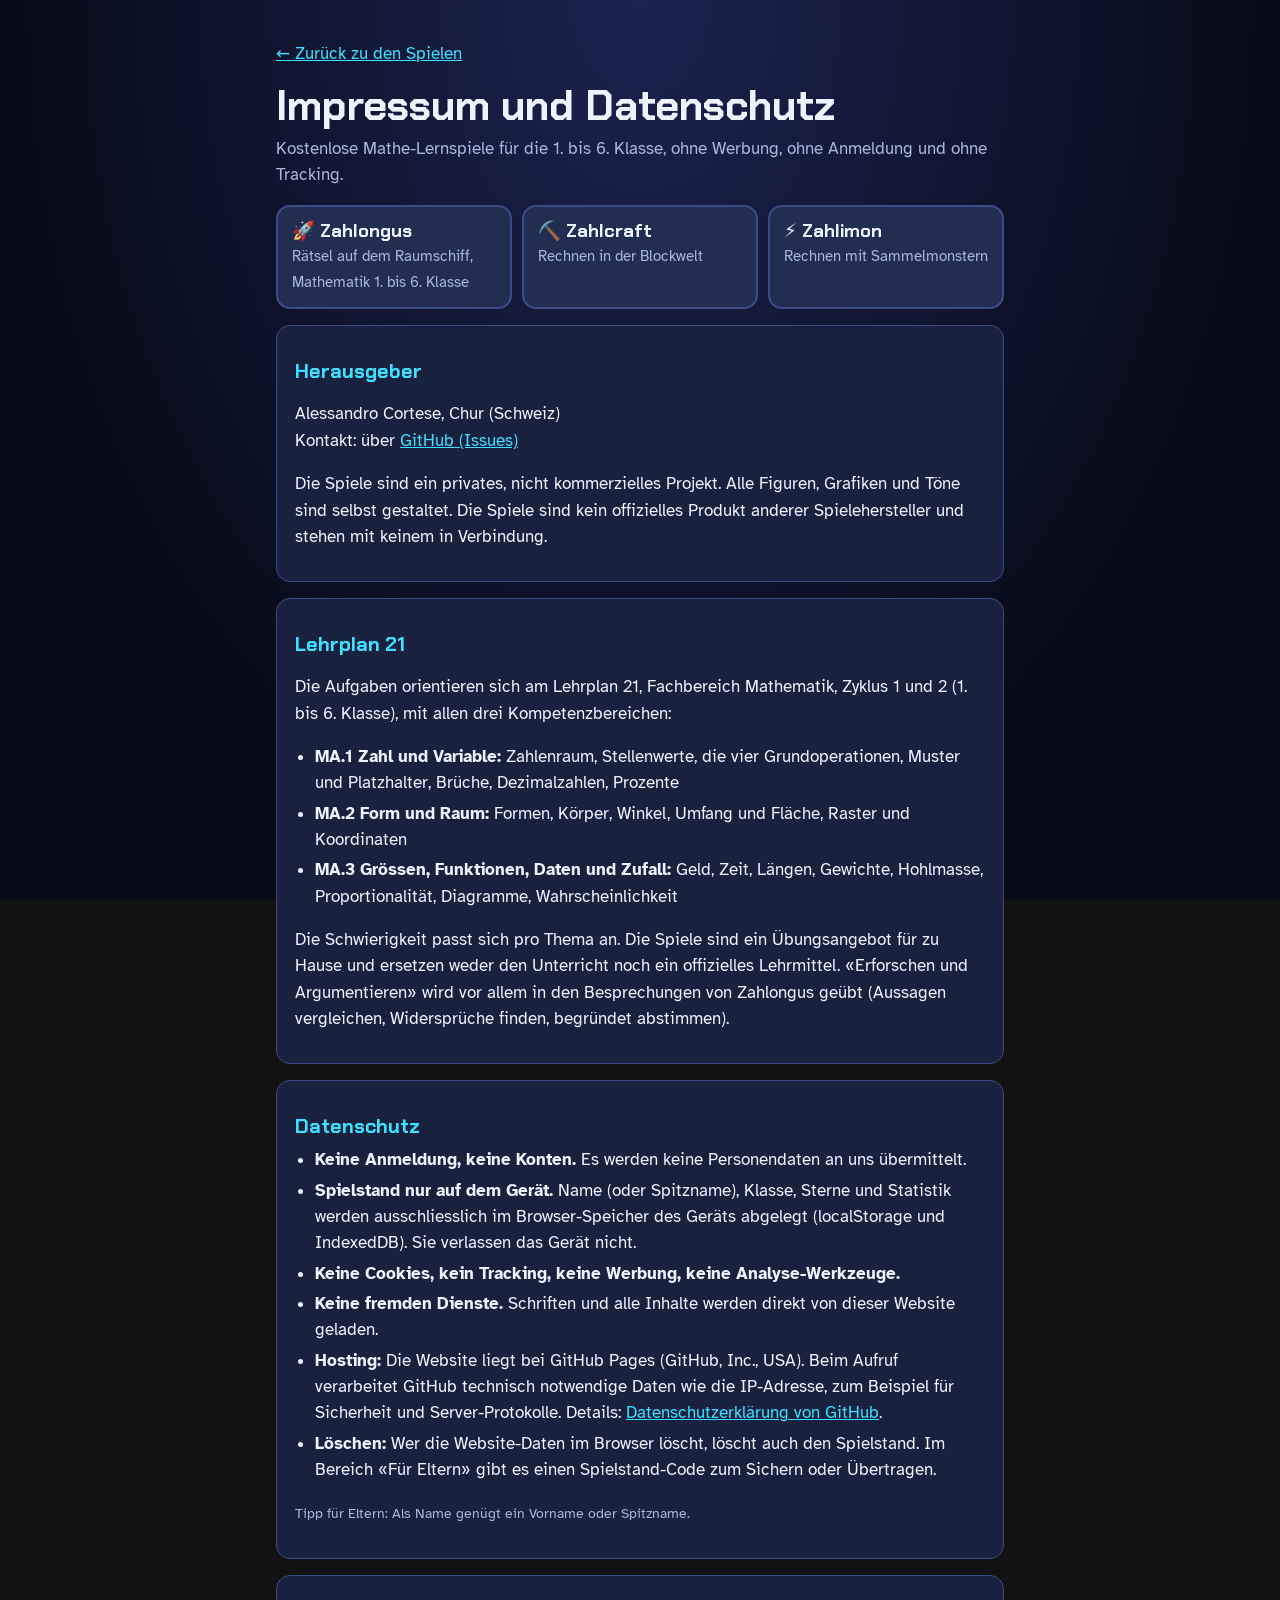
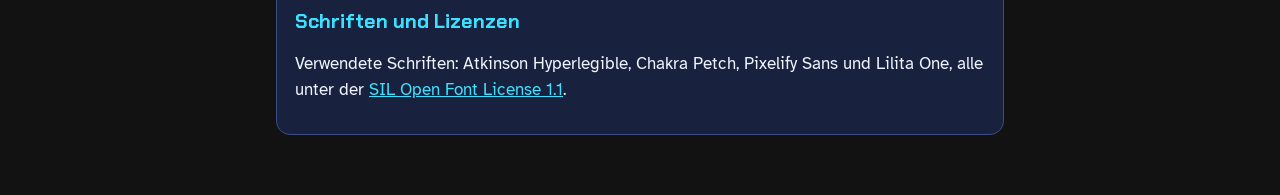
<file: info.html>
<!doctype html>
<html lang="de">
<head>
<meta charset="utf-8">
<meta name="viewport" content="width=device-width, initial-scale=1, viewport-fit=cover">
<title>Impressum und Datenschutz</title>
<meta name="description" content="Impressum und Datenschutz der kostenlosen Mathe-Lernspiele Zahlcraft, Zahlongus und Zahlimon (Lehrplan 21, 1. bis 6. Klasse).">
<link rel="stylesheet" href="fonts/fonts.css">
<style>
:root{color-scheme:dark;--bg:#070b18;--panel:#18213d;--line:#3b4c86;--ink:#eef3ff;--ink2:#a9b6dc;--cyan:#3fe0ff}
*{box-sizing:border-box}
body{margin:0;background:radial-gradient(ellipse at 50% 0%,#1a2350,var(--bg) 70%) fixed;color:var(--ink);font:17px/1.55 'Atkinson Hyperlegible',system-ui,sans-serif}
main{width:min(760px,100%);margin:0 auto;padding:24px 16px 60px}
h1{font:700 clamp(1.8rem,7vw,2.6rem)/1.1 'Chakra Petch',system-ui,sans-serif;margin:10px 0 6px;text-wrap:balance}
h2{font:700 1.25rem 'Chakra Petch',system-ui,sans-serif;color:var(--cyan);margin:28px 0 8px}
section{background:var(--panel);border:1px solid var(--line);border-radius:14px;padding:4px 18px 14px;margin-top:16px}
a{color:var(--cyan)}
.lead{color:var(--ink2);margin:0 0 6px}
.games{display:grid;grid-template-columns:repeat(auto-fit,minmax(200px,1fr));gap:10px;margin:16px 0 0}
.game{display:block;text-decoration:none;color:var(--ink);background:#222d52;border:2px solid var(--line);border-radius:14px;padding:12px 14px}
.game b{font:700 1.15rem 'Chakra Petch',system-ui,sans-serif;display:block}
.game span{color:var(--ink2);font-size:.92rem}
.game:hover,.game:focus-visible{border-color:var(--cyan)}
ul{padding-left:20px;margin:6px 0}li{margin:4px 0}
small{color:var(--ink2)}
</style>
</head>
<body>
<main>
<p><a href="./">← Zurück zu den Spielen</a></p>
<h1>Impressum und Datenschutz</h1>
<p class="lead">Kostenlose Mathe-Lernspiele für die 1. bis 6. Klasse, ohne Werbung, ohne Anmeldung und ohne Tracking.</p>

<div class="games">
  <a class="game" href="zahlongus/"><b>🚀 Zahlongus</b><span>Rätsel auf dem Raumschiff, Mathematik 1. bis 6. Klasse</span></a>
  <a class="game" href="./"><b>⛏️ Zahlcraft</b><span>Rechnen in der Blockwelt</span></a>
  <a class="game" href="zahlimon/"><b>⚡ Zahlimon</b><span>Rechnen mit Sammelmonstern</span></a>
</div>

<section>
<h2>Herausgeber</h2>
<p>Alessandro Cortese, Chur (Schweiz)<br>
Kontakt: über <a href="https://github.com/acortese-wq/Pokemon_LP21/issues" rel="noopener">GitHub (Issues)</a></p>
<p>Die Spiele sind ein privates, nicht kommerzielles Projekt. Alle Figuren, Grafiken und Töne sind selbst gestaltet. Die Spiele sind kein offizielles Produkt anderer Spielehersteller und stehen mit keinem in Verbindung.</p>
</section>

<section>
<h2>Lehrplan 21</h2>
<p>Die Aufgaben orientieren sich am Lehrplan 21, Fachbereich Mathematik, Zyklus 1 und 2 (1. bis 6. Klasse), mit allen drei Kompetenzbereichen:</p>
<ul>
  <li><b>MA.1 Zahl und Variable:</b> Zahlenraum, Stellenwerte, die vier Grundoperationen, Muster und Platzhalter, Brüche, Dezimalzahlen, Prozente</li>
  <li><b>MA.2 Form und Raum:</b> Formen, Körper, Winkel, Umfang und Fläche, Raster und Koordinaten</li>
  <li><b>MA.3 Grössen, Funktionen, Daten und Zufall:</b> Geld, Zeit, Längen, Gewichte, Hohlmasse, Proportionalität, Diagramme, Wahrscheinlichkeit</li>
</ul>
<p>Die Schwierigkeit passt sich pro Thema an. Die Spiele sind ein Übungsangebot für zu Hause und ersetzen weder den Unterricht noch ein offizielles Lehrmittel. «Erforschen und Argumentieren» wird vor allem in den Besprechungen von Zahlongus geübt (Aussagen vergleichen, Widersprüche finden, begründet abstimmen).</p>
</section>

<section>
<h2>Datenschutz</h2>
<ul>
  <li><b>Keine Anmeldung, keine Konten.</b> Es werden keine Personendaten an uns übermittelt.</li>
  <li><b>Spielstand nur auf dem Gerät.</b> Name (oder Spitzname), Klasse, Sterne und Statistik werden ausschliesslich im Browser-Speicher des Geräts abgelegt (localStorage und IndexedDB). Sie verlassen das Gerät nicht.</li>
  <li><b>Keine Cookies, kein Tracking, keine Werbung, keine Analyse-Werkzeuge.</b></li>
  <li><b>Keine fremden Dienste.</b> Schriften und alle Inhalte werden direkt von dieser Website geladen.</li>
  <li><b>Hosting:</b> Die Website liegt bei GitHub Pages (GitHub, Inc., USA). Beim Aufruf verarbeitet GitHub technisch notwendige Daten wie die IP-Adresse, zum Beispiel für Sicherheit und Server-Protokolle. Details: <a href="https://docs.github.com/de/site-policy/privacy-policies/github-general-privacy-statement" rel="noopener">Datenschutzerklärung von GitHub</a>.</li>
  <li><b>Löschen:</b> Wer die Website-Daten im Browser löscht, löscht auch den Spielstand. Im Bereich «Für Eltern» gibt es einen Spielstand-Code zum Sichern oder Übertragen.</li>
</ul>
<p><small>Tipp für Eltern: Als Name genügt ein Vorname oder Spitzname.</small></p>
</section>

<section>
<h2>Schriften und Lizenzen</h2>
<p>Verwendete Schriften: Atkinson Hyperlegible, Chakra Petch, Pixelify Sans und Lilita One, alle unter der <a href="fonts/OFL.txt">SIL Open Font License 1.1</a>.</p>
</section>
</main>
</body>
</html>
</file>
<file: fonts/fonts.css>
/* Schriften lokal ausgeliefert (keine Verbindung zu Google). Lizenz: SIL Open Font License 1.1, siehe OFL.txt */
/* Atkinson Hyperlegible 400 latin-ext */
@font-face {
  font-family: 'Atkinson Hyperlegible';
  font-style: normal;
  font-weight: 400;
  font-display: swap;
  src: url(AtkinsonHyperlegible-400-latin-ext.woff2) format('woff2');
  unicode-range: U+0100-02BA, U+02BD-02C5, U+02C7-02CC, U+02CE-02D7, U+02DD-02FF, U+0304, U+0308, U+0329, U+1D00-1DBF, U+1E00-1E9F, U+1EF2-1EFF, U+2020, U+20A0-20AB, U+20AD-20C4, U+2113, U+2C60-2C7F, U+A720-A7FF;
}
/* Atkinson Hyperlegible 400 latin */
@font-face {
  font-family: 'Atkinson Hyperlegible';
  font-style: normal;
  font-weight: 400;
  font-display: swap;
  src: url(AtkinsonHyperlegible-400-latin.woff2) format('woff2');
  unicode-range: U+0000-00FF, U+0131, U+0152-0153, U+02BB-02BC, U+02C6, U+02DA, U+02DC, U+0304, U+0308, U+0329, U+2000-206F, U+20AC, U+2122, U+2191, U+2193, U+2212, U+2215, U+FEFF, U+FFFD;
}
/* Atkinson Hyperlegible 700 latin-ext */
@font-face {
  font-family: 'Atkinson Hyperlegible';
  font-style: normal;
  font-weight: 700;
  font-display: swap;
  src: url(AtkinsonHyperlegible-700-latin-ext.woff2) format('woff2');
  unicode-range: U+0100-02BA, U+02BD-02C5, U+02C7-02CC, U+02CE-02D7, U+02DD-02FF, U+0304, U+0308, U+0329, U+1D00-1DBF, U+1E00-1E9F, U+1EF2-1EFF, U+2020, U+20A0-20AB, U+20AD-20C4, U+2113, U+2C60-2C7F, U+A720-A7FF;
}
/* Atkinson Hyperlegible 700 latin */
@font-face {
  font-family: 'Atkinson Hyperlegible';
  font-style: normal;
  font-weight: 700;
  font-display: swap;
  src: url(AtkinsonHyperlegible-700-latin.woff2) format('woff2');
  unicode-range: U+0000-00FF, U+0131, U+0152-0153, U+02BB-02BC, U+02C6, U+02DA, U+02DC, U+0304, U+0308, U+0329, U+2000-206F, U+20AC, U+2122, U+2191, U+2193, U+2212, U+2215, U+FEFF, U+FFFD;
}
/* Chakra Petch 600 latin-ext */
@font-face {
  font-family: 'Chakra Petch';
  font-style: normal;
  font-weight: 600;
  font-display: swap;
  src: url(ChakraPetch-600-latin-ext.woff2) format('woff2');
  unicode-range: U+0100-02BA, U+02BD-02C5, U+02C7-02CC, U+02CE-02D7, U+02DD-02FF, U+0304, U+0308, U+0329, U+1D00-1DBF, U+1E00-1E9F, U+1EF2-1EFF, U+2020, U+20A0-20AB, U+20AD-20C4, U+2113, U+2C60-2C7F, U+A720-A7FF;
}
/* Chakra Petch 600 latin */
@font-face {
  font-family: 'Chakra Petch';
  font-style: normal;
  font-weight: 600;
  font-display: swap;
  src: url(ChakraPetch-600-latin.woff2) format('woff2');
  unicode-range: U+0000-00FF, U+0131, U+0152-0153, U+02BB-02BC, U+02C6, U+02DA, U+02DC, U+0304, U+0308, U+0329, U+2000-206F, U+20AC, U+2122, U+2191, U+2193, U+2212, U+2215, U+FEFF, U+FFFD;
}
/* Chakra Petch 700 latin-ext */
@font-face {
  font-family: 'Chakra Petch';
  font-style: normal;
  font-weight: 700;
  font-display: swap;
  src: url(ChakraPetch-700-latin-ext.woff2) format('woff2');
  unicode-range: U+0100-02BA, U+02BD-02C5, U+02C7-02CC, U+02CE-02D7, U+02DD-02FF, U+0304, U+0308, U+0329, U+1D00-1DBF, U+1E00-1E9F, U+1EF2-1EFF, U+2020, U+20A0-20AB, U+20AD-20C4, U+2113, U+2C60-2C7F, U+A720-A7FF;
}
/* Chakra Petch 700 latin */
@font-face {
  font-family: 'Chakra Petch';
  font-style: normal;
  font-weight: 700;
  font-display: swap;
  src: url(ChakraPetch-700-latin.woff2) format('woff2');
  unicode-range: U+0000-00FF, U+0131, U+0152-0153, U+02BB-02BC, U+02C6, U+02DA, U+02DC, U+0304, U+0308, U+0329, U+2000-206F, U+20AC, U+2122, U+2191, U+2193, U+2212, U+2215, U+FEFF, U+FFFD;
}
/* Lilita One 400 latin-ext */
@font-face {
  font-family: 'Lilita One';
  font-style: normal;
  font-weight: 400;
  font-display: swap;
  src: url(LilitaOne-400-latin-ext.woff2) format('woff2');
  unicode-range: U+0100-02BA, U+02BD-02C5, U+02C7-02CC, U+02CE-02D7, U+02DD-02FF, U+0304, U+0308, U+0329, U+1D00-1DBF, U+1E00-1E9F, U+1EF2-1EFF, U+2020, U+20A0-20AB, U+20AD-20C4, U+2113, U+2C60-2C7F, U+A720-A7FF;
}
/* Lilita One 400 latin */
@font-face {
  font-family: 'Lilita One';
  font-style: normal;
  font-weight: 400;
  font-display: swap;
  src: url(LilitaOne-400-latin.woff2) format('woff2');
  unicode-range: U+0000-00FF, U+0131, U+0152-0153, U+02BB-02BC, U+02C6, U+02DA, U+02DC, U+0304, U+0308, U+0329, U+2000-206F, U+20AC, U+2122, U+2191, U+2193, U+2212, U+2215, U+FEFF, U+FFFD;
}
/* Pixelify Sans 500 latin-ext */
@font-face {
  font-family: 'Pixelify Sans';
  font-style: normal;
  font-weight: 500;
  font-display: swap;
  src: url(PixelifySans-500-latin-ext.woff2) format('woff2');
  unicode-range: U+0100-02BA, U+02BD-02C5, U+02C7-02CC, U+02CE-02D7, U+02DD-02FF, U+0304, U+0308, U+0329, U+1D00-1DBF, U+1E00-1E9F, U+1EF2-1EFF, U+2020, U+20A0-20AB, U+20AD-20C4, U+2113, U+2C60-2C7F, U+A720-A7FF;
}
/* Pixelify Sans 500 latin */
@font-face {
  font-family: 'Pixelify Sans';
  font-style: normal;
  font-weight: 500;
  font-display: swap;
  src: url(PixelifySans-500-latin.woff2) format('woff2');
  unicode-range: U+0000-00FF, U+0131, U+0152-0153, U+02BB-02BC, U+02C6, U+02DA, U+02DC, U+0304, U+0308, U+0329, U+2000-206F, U+20AC, U+2122, U+2191, U+2193, U+2212, U+2215, U+FEFF, U+FFFD;
}
/* Pixelify Sans 700 latin-ext */
@font-face {
  font-family: 'Pixelify Sans';
  font-style: normal;
  font-weight: 700;
  font-display: swap;
  src: url(PixelifySans-700-latin-ext.woff2) format('woff2');
  unicode-range: U+0100-02BA, U+02BD-02C5, U+02C7-02CC, U+02CE-02D7, U+02DD-02FF, U+0304, U+0308, U+0329, U+1D00-1DBF, U+1E00-1E9F, U+1EF2-1EFF, U+2020, U+20A0-20AB, U+20AD-20C4, U+2113, U+2C60-2C7F, U+A720-A7FF;
}
/* Pixelify Sans 700 latin */
@font-face {
  font-family: 'Pixelify Sans';
  font-style: normal;
  font-weight: 700;
  font-display: swap;
  src: url(PixelifySans-700-latin.woff2) format('woff2');
  unicode-range: U+0000-00FF, U+0131, U+0152-0153, U+02BB-02BC, U+02C6, U+02DA, U+02DC, U+0304, U+0308, U+0329, U+2000-206F, U+20AC, U+2122, U+2191, U+2193, U+2212, U+2215, U+FEFF, U+FFFD;
}
</file>
